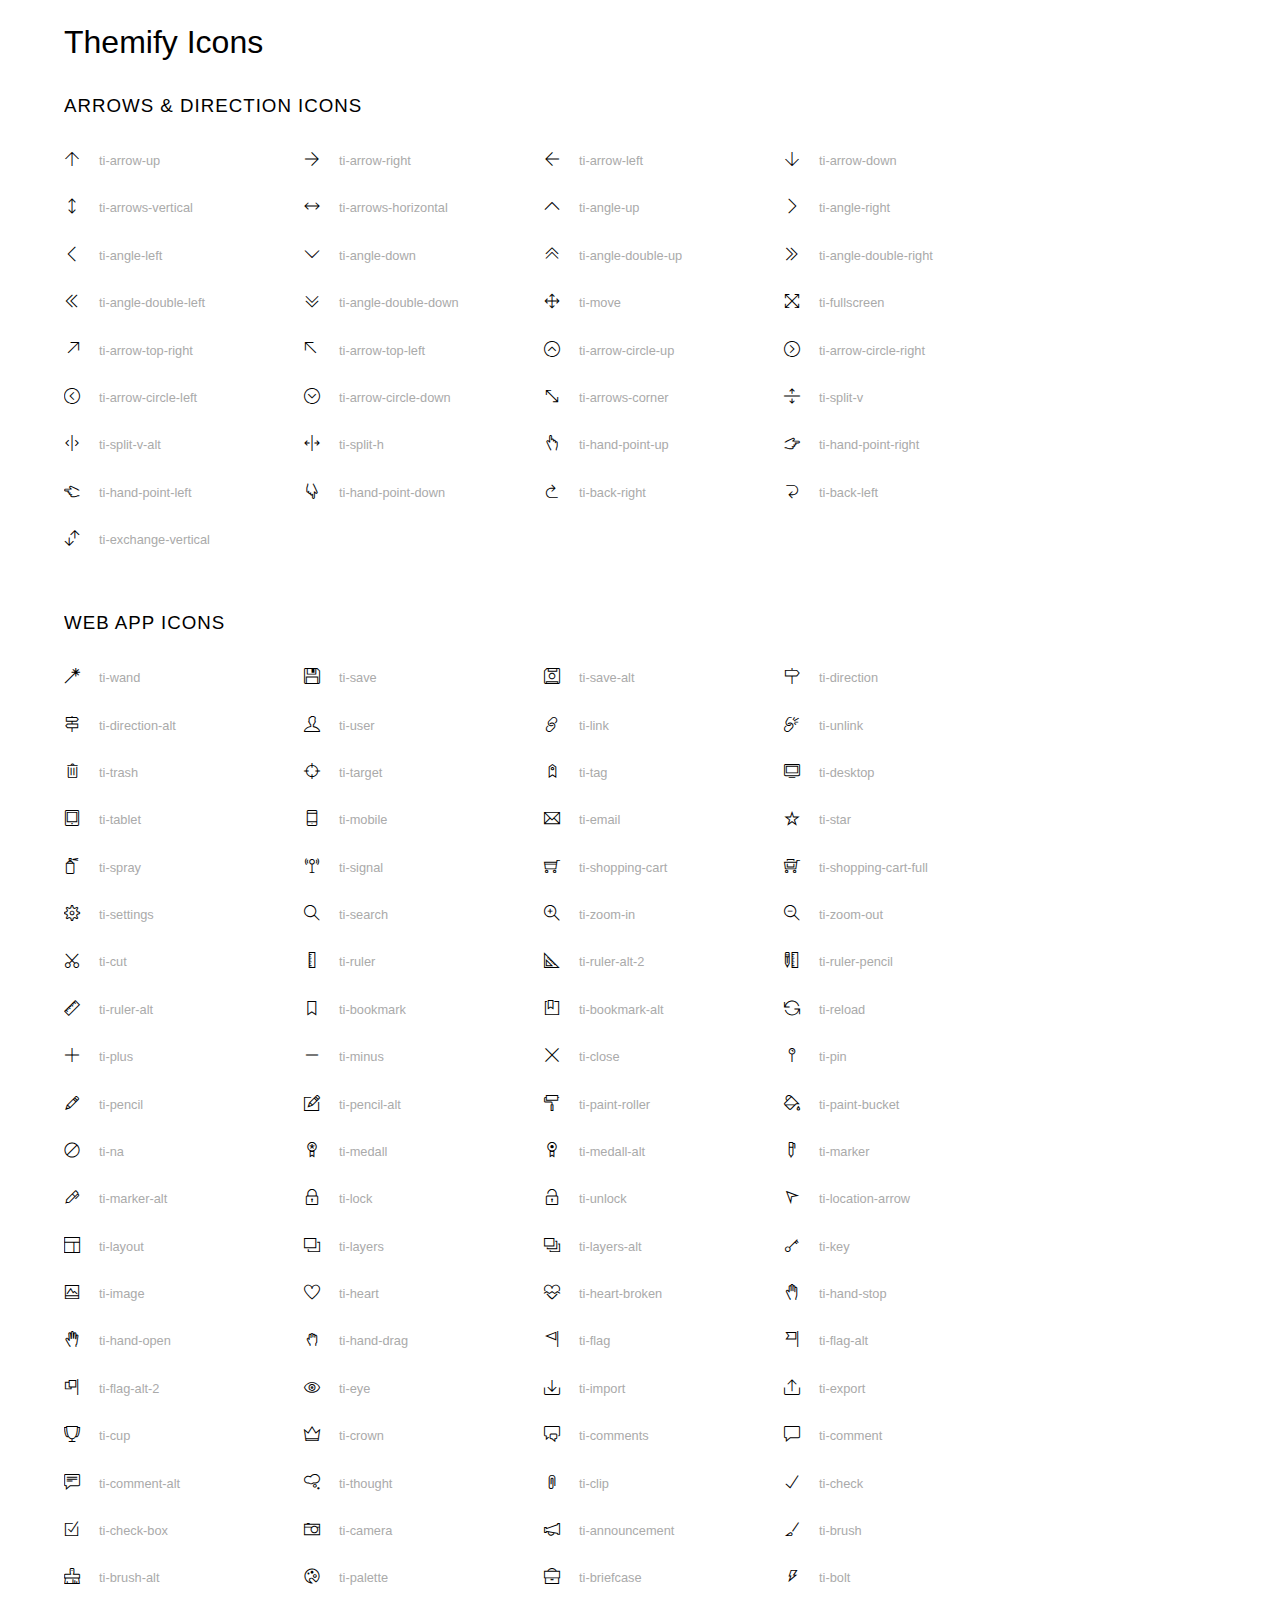
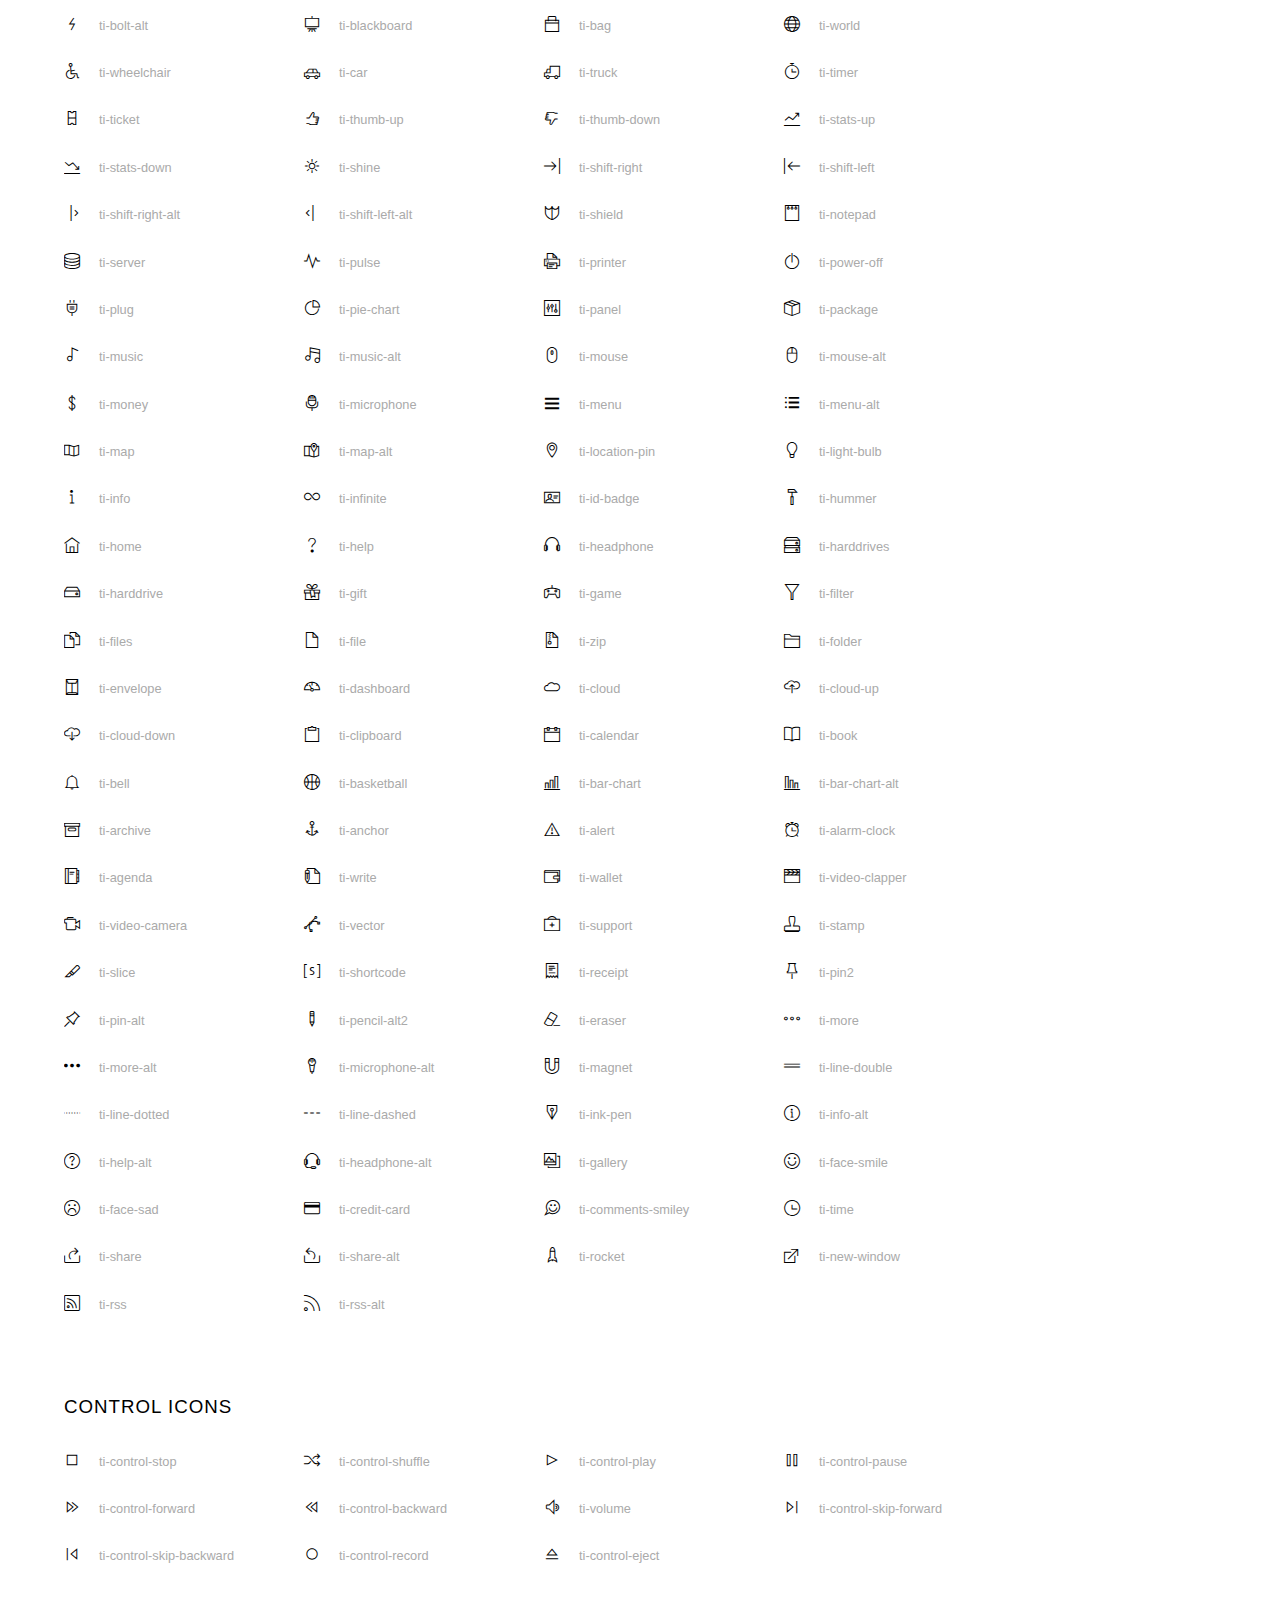
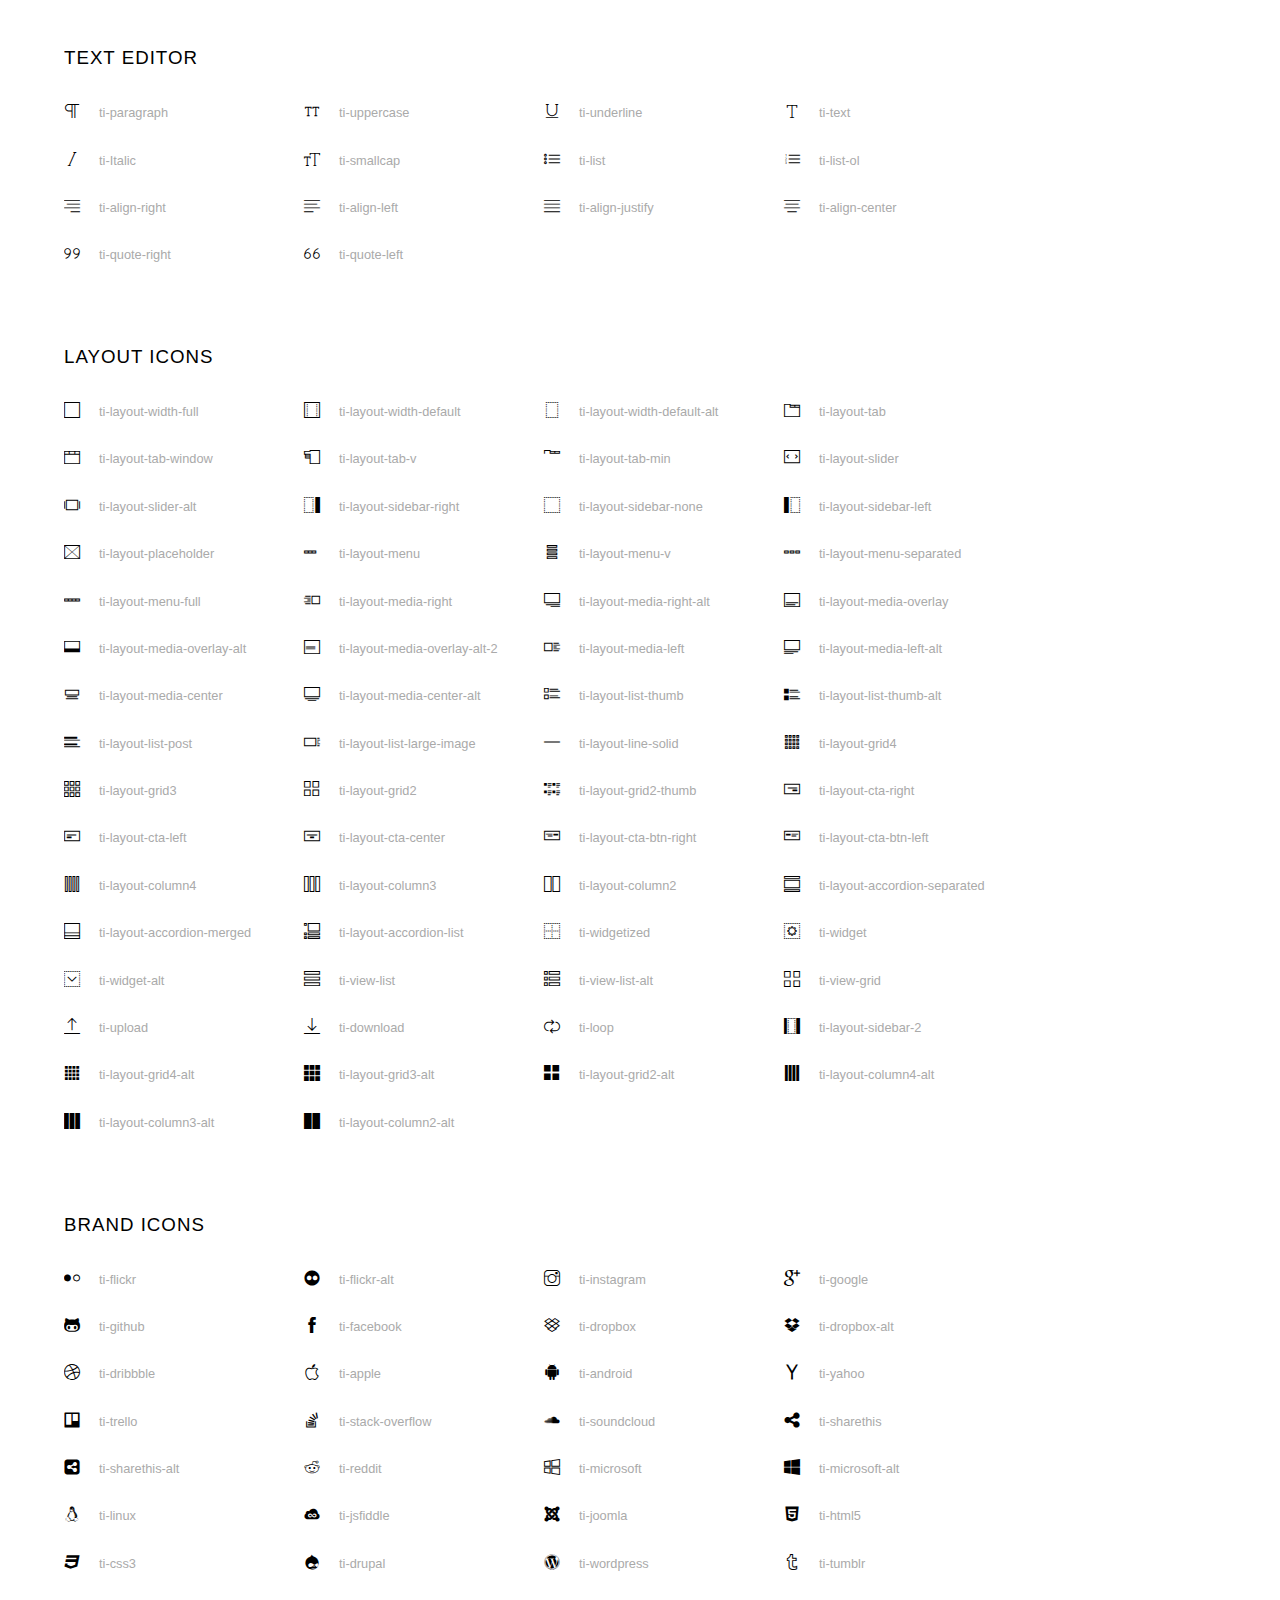
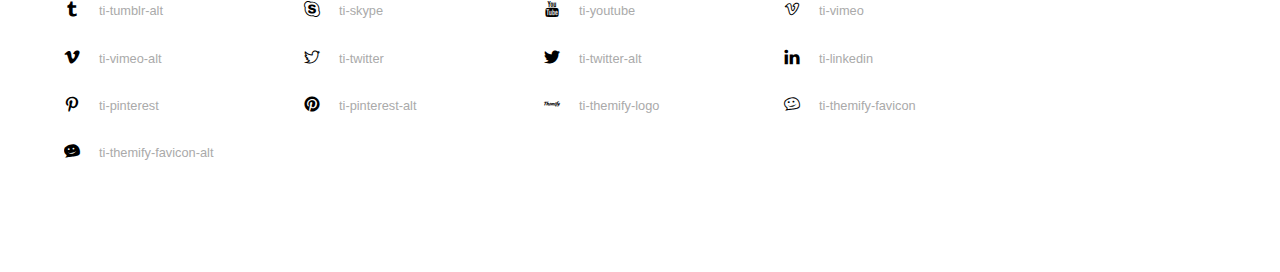
<file: assets/font/themify-icons/index.html>
<!doctype html>
<html>
<head>
	<meta charset="utf-8">
	<title>Themify Icon Font</title>
	<meta name="viewport" content="width=device-width">
	<link rel="stylesheet" href="demo-files/demo.css">
	<link rel="stylesheet" href="themify-icons.css">
	<!--[if lt IE 8]><!-->
	<link rel="stylesheet" href="ie7/ie7.css">
	<!--<![endif]-->
</head>
<body>
	<h1>Themify Icons</h1>

	<div class="icon-section">

		<div class="icon-section">
			<h3>Arrows &amp; Direction Icons </h3>

			<div class="icon-container">
				<span class="ti-arrow-up"></span><span class="icon-name"> ti-arrow-up</span>
			</div>
			<div class="icon-container">
				<span class="ti-arrow-right"></span><span class="icon-name"> ti-arrow-right</span>
			</div>
			<div class="icon-container">
				<span class="ti-arrow-left"></span><span class="icon-name"> ti-arrow-left</span>
			</div>
			<div class="icon-container">
				<span class="ti-arrow-down"></span><span class="icon-name"> ti-arrow-down</span>
			</div>
			<div class="icon-container">
				<span class="ti-arrows-vertical"></span><span class="icon-name"> ti-arrows-vertical</span>
			</div>
			<div class="icon-container">
				<span class="ti-arrows-horizontal"></span><span class="icon-name"> ti-arrows-horizontal</span>
			</div>
			<div class="icon-container">
				<span class="ti-angle-up"></span><span class="icon-name"> ti-angle-up</span>
			</div>
			<div class="icon-container">
				<span class="ti-angle-right"></span><span class="icon-name"> ti-angle-right</span>
			</div>
			<div class="icon-container">
				<span class="ti-angle-left"></span><span class="icon-name"> ti-angle-left</span>
			</div>
			<div class="icon-container">
				<span class="ti-angle-down"></span><span class="icon-name"> ti-angle-down</span>
			</div>	
			<div class="icon-container">
				<span class="ti-angle-double-up"></span><span class="icon-name"> ti-angle-double-up</span>
			</div>
			<div class="icon-container">
				<span class="ti-angle-double-right"></span><span class="icon-name"> ti-angle-double-right</span>
			</div>
			<div class="icon-container">
				<span class="ti-angle-double-left"></span><span class="icon-name"> ti-angle-double-left</span>
			</div>
			<div class="icon-container">
				<span class="ti-angle-double-down"></span><span class="icon-name"> ti-angle-double-down</span>
			</div>					
			<div class="icon-container">
				<span class="ti-move"></span><span class="icon-name"> ti-move</span>
			</div>
			<div class="icon-container">
				<span class="ti-fullscreen"></span><span class="icon-name"> ti-fullscreen</span>
			</div>
			<div class="icon-container">
				<span class="ti-arrow-top-right"></span><span class="icon-name"> ti-arrow-top-right</span>
			</div>
			<div class="icon-container">
				<span class="ti-arrow-top-left"></span><span class="icon-name"> ti-arrow-top-left</span>
			</div>
			<div class="icon-container">
				<span class="ti-arrow-circle-up"></span><span class="icon-name"> ti-arrow-circle-up</span>
			</div>
			<div class="icon-container">
				<span class="ti-arrow-circle-right"></span><span class="icon-name"> ti-arrow-circle-right</span>
			</div>
			<div class="icon-container">
				<span class="ti-arrow-circle-left"></span><span class="icon-name"> ti-arrow-circle-left</span>
			</div>
			<div class="icon-container">
				<span class="ti-arrow-circle-down"></span><span class="icon-name"> ti-arrow-circle-down</span>
			</div>
			<div class="icon-container">
				<span class="ti-arrows-corner"></span><span class="icon-name"> ti-arrows-corner</span>
			</div>
			<div class="icon-container">
				<span class="ti-split-v"></span><span class="icon-name"> ti-split-v</span>
			</div>

			<div class="icon-container">
				<span class="ti-split-v-alt"></span><span class="icon-name"> ti-split-v-alt</span>
			</div>
			<div class="icon-container">
				<span class="ti-split-h"></span><span class="icon-name"> ti-split-h</span>
			</div>
			<div class="icon-container">
				<span class="ti-hand-point-up"></span><span class="icon-name"> ti-hand-point-up</span>
			</div>
			<div class="icon-container">
				<span class="ti-hand-point-right"></span><span class="icon-name"> ti-hand-point-right</span>
			</div>
			<div class="icon-container">
				<span class="ti-hand-point-left"></span><span class="icon-name"> ti-hand-point-left</span>
			</div>
			<div class="icon-container">
				<span class="ti-hand-point-down"></span><span class="icon-name"> ti-hand-point-down</span>
			</div>
			<div class="icon-container">
				<span class="ti-back-right"></span><span class="icon-name"> ti-back-right</span>
			</div>
			<div class="icon-container">
				<span class="ti-back-left"></span><span class="icon-name"> ti-back-left</span>
			</div>
			<div class="icon-container">
				<span class="ti-exchange-vertical"></span><span class="icon-name"> ti-exchange-vertical</span>
			</div>

		</div> <!-- Arrows Icons -->



		<h3>Web App Icons</h3>
		
		<div class="icon-section">

			<div class="icon-container">
				<span class="ti-wand"></span><span class="icon-name"> ti-wand</span>
			</div>
			<div class="icon-container">
				<span class="ti-save"></span><span class="icon-name"> ti-save</span>
			</div>
			<div class="icon-container">
				<span class="ti-save-alt"></span><span class="icon-name"> ti-save-alt</span>
			</div>

			<div class="icon-container">
				<span class="ti-direction"></span><span class="icon-name"> ti-direction</span>
			</div>
			<div class="icon-container">
				<span class="ti-direction-alt"></span><span class="icon-name"> ti-direction-alt</span>
			</div>
			<div class="icon-container">
				<span class="ti-user"></span><span class="icon-name"> ti-user</span>
			</div>
			<div class="icon-container">
				<span class="ti-link"></span><span class="icon-name"> ti-link</span>
			</div>
			<div class="icon-container">
				<span class="ti-unlink"></span><span class="icon-name"> ti-unlink</span>
			</div>
			<div class="icon-container">
				<span class="ti-trash"></span><span class="icon-name"> ti-trash</span>
			</div>
			<div class="icon-container">
				<span class="ti-target"></span><span class="icon-name"> ti-target</span>
			</div>
			<div class="icon-container">
				<span class="ti-tag"></span><span class="icon-name"> ti-tag</span>
			</div>
			<div class="icon-container">
				<span class="ti-desktop"></span><span class="icon-name"> ti-desktop</span>
			</div>
			<div class="icon-container">
				<span class="ti-tablet"></span><span class="icon-name"> ti-tablet</span>
			</div>
			<div class="icon-container">
				<span class="ti-mobile"></span><span class="icon-name"> ti-mobile</span>
			</div>
			<div class="icon-container">
				<span class="ti-email"></span><span class="icon-name"> ti-email</span>
			</div>	
			<div class="icon-container">
				<span class="ti-star"></span><span class="icon-name"> ti-star</span>
			</div>
			<div class="icon-container">
				<span class="ti-spray"></span><span class="icon-name"> ti-spray</span>
			</div>
			<div class="icon-container">
				<span class="ti-signal"></span><span class="icon-name"> ti-signal</span>
			</div>
			<div class="icon-container">
				<span class="ti-shopping-cart"></span><span class="icon-name"> ti-shopping-cart</span>
			</div>
			<div class="icon-container">
				<span class="ti-shopping-cart-full"></span><span class="icon-name"> ti-shopping-cart-full</span>
			</div>
			<div class="icon-container">
				<span class="ti-settings"></span><span class="icon-name"> ti-settings</span>
			</div>
			<div class="icon-container">
				<span class="ti-search"></span><span class="icon-name"> ti-search</span>
			</div>
			<div class="icon-container">
				<span class="ti-zoom-in"></span><span class="icon-name"> ti-zoom-in</span>
			</div>
			<div class="icon-container">
				<span class="ti-zoom-out"></span><span class="icon-name"> ti-zoom-out</span>
			</div>
			<div class="icon-container">
				<span class="ti-cut"></span><span class="icon-name"> ti-cut</span>
			</div>
			<div class="icon-container">
				<span class="ti-ruler"></span><span class="icon-name"> ti-ruler</span>
			</div>
			<div class="icon-container">
				<span class="ti-ruler-alt-2"></span><span class="icon-name"> ti-ruler-alt-2</span>
			</div>			
			<div class="icon-container">
				<span class="ti-ruler-pencil"></span><span class="icon-name"> ti-ruler-pencil</span>
			</div>
			<div class="icon-container">
				<span class="ti-ruler-alt"></span><span class="icon-name"> ti-ruler-alt</span>
			</div>
			<div class="icon-container">
				<span class="ti-bookmark"></span><span class="icon-name"> ti-bookmark</span>
			</div>
			<div class="icon-container">
				<span class="ti-bookmark-alt"></span><span class="icon-name"> ti-bookmark-alt</span>
			</div>
			<div class="icon-container">
				<span class="ti-reload"></span><span class="icon-name"> ti-reload</span>
			</div>
			<div class="icon-container">
				<span class="ti-plus"></span><span class="icon-name"> ti-plus</span>
			</div>
			<div class="icon-container">
				<span class="ti-minus"></span><span class="icon-name"> ti-minus</span>
			</div>
			<div class="icon-container">
				<span class="ti-close"></span><span class="icon-name"> ti-close</span>
			</div>			
			<div class="icon-container">
				<span class="ti-pin"></span><span class="icon-name"> ti-pin</span>
			</div>
			<div class="icon-container">
				<span class="ti-pencil"></span><span class="icon-name"> ti-pencil</span>
			</div>
					
		  	<div class="icon-container">
				<span class="ti-pencil-alt"></span><span class="icon-name"> ti-pencil-alt</span>
			</div>
			<div class="icon-container">
				<span class="ti-paint-roller"></span><span class="icon-name"> ti-paint-roller</span>
			</div>
			<div class="icon-container">
				<span class="ti-paint-bucket"></span><span class="icon-name"> ti-paint-bucket</span>
			</div>
			<div class="icon-container">
				<span class="ti-na"></span><span class="icon-name"> ti-na</span>
			</div>
			<div class="icon-container">
				<span class="ti-medall"></span><span class="icon-name"> ti-medall</span>
			</div>
			<div class="icon-container">
				<span class="ti-medall-alt"></span><span class="icon-name"> ti-medall-alt</span>
			</div>
			<div class="icon-container">
				<span class="ti-marker"></span><span class="icon-name"> ti-marker</span>
			</div>
			<div class="icon-container">
				<span class="ti-marker-alt"></span><span class="icon-name"> ti-marker-alt</span>
			</div>

			<div class="icon-container">
				<span class="ti-lock"></span><span class="icon-name"> ti-lock</span>
			</div>
			<div class="icon-container">
				<span class="ti-unlock"></span><span class="icon-name"> ti-unlock</span>
			</div>
			<div class="icon-container">
				<span class="ti-location-arrow"></span><span class="icon-name"> ti-location-arrow</span>
			</div>
			<div class="icon-container">
				<span class="ti-layout"></span><span class="icon-name"> ti-layout</span>
			</div>
			<div class="icon-container">
				<span class="ti-layers"></span><span class="icon-name"> ti-layers</span>
			</div>
			<div class="icon-container">
				<span class="ti-layers-alt"></span><span class="icon-name"> ti-layers-alt</span>
			</div>
			<div class="icon-container">
				<span class="ti-key"></span><span class="icon-name"> ti-key</span>
			</div>
			<div class="icon-container">
				<span class="ti-image"></span><span class="icon-name"> ti-image</span>
			</div>
			<div class="icon-container">
				<span class="ti-heart"></span><span class="icon-name"> ti-heart</span>
			</div>
			<div class="icon-container">
				<span class="ti-heart-broken"></span><span class="icon-name"> ti-heart-broken</span>
			</div>
			<div class="icon-container">
				<span class="ti-hand-stop"></span><span class="icon-name"> ti-hand-stop</span>
			</div>
			<div class="icon-container">
				<span class="ti-hand-open"></span><span class="icon-name"> ti-hand-open</span>
			</div>
			<div class="icon-container">
				<span class="ti-hand-drag"></span><span class="icon-name"> ti-hand-drag</span>
			</div>
			<div class="icon-container">
				<span class="ti-flag"></span><span class="icon-name"> ti-flag</span>
			</div>
			<div class="icon-container">
				<span class="ti-flag-alt"></span><span class="icon-name"> ti-flag-alt</span>
			</div>
			<div class="icon-container">
				<span class="ti-flag-alt-2"></span><span class="icon-name"> ti-flag-alt-2</span>
			</div>
			<div class="icon-container">
				<span class="ti-eye"></span><span class="icon-name"> ti-eye</span>
			</div>
			<div class="icon-container">
				<span class="ti-import"></span><span class="icon-name"> ti-import</span>
			</div>			
			<div class="icon-container">
				<span class="ti-export"></span><span class="icon-name"> ti-export</span>
			</div>
			<div class="icon-container">
				<span class="ti-cup"></span><span class="icon-name"> ti-cup</span>
			</div>
			<div class="icon-container">
				<span class="ti-crown"></span><span class="icon-name"> ti-crown</span>
			</div>
			<div class="icon-container">
				<span class="ti-comments"></span><span class="icon-name"> ti-comments</span>
			</div>
			<div class="icon-container">
				<span class="ti-comment"></span><span class="icon-name"> ti-comment</span>
			</div>
			<div class="icon-container">
				<span class="ti-comment-alt"></span><span class="icon-name"> ti-comment-alt</span>
			</div>
			<div class="icon-container">
				<span class="ti-thought"></span><span class="icon-name"> ti-thought</span>
			</div>			
			<div class="icon-container">
				<span class="ti-clip"></span><span class="icon-name"> ti-clip</span>
			</div>

			<div class="icon-container">
				<span class="ti-check"></span><span class="icon-name"> ti-check</span>
			</div>
			<div class="icon-container">
				<span class="ti-check-box"></span><span class="icon-name"> ti-check-box</span>
			</div>
			<div class="icon-container">
				<span class="ti-camera"></span><span class="icon-name"> ti-camera</span>
			</div>
			<div class="icon-container">
				<span class="ti-announcement"></span><span class="icon-name"> ti-announcement</span>
			</div>
			<div class="icon-container">
				<span class="ti-brush"></span><span class="icon-name"> ti-brush</span>
			</div>
			<div class="icon-container">
				<span class="ti-brush-alt"></span><span class="icon-name"> ti-brush-alt</span>
			</div>
			<div class="icon-container">
				<span class="ti-palette"></span><span class="icon-name"> ti-palette</span>
			</div>			
			<div class="icon-container">
				<span class="ti-briefcase"></span><span class="icon-name"> ti-briefcase</span>
			</div>
			<div class="icon-container">
				<span class="ti-bolt"></span><span class="icon-name"> ti-bolt</span>
			</div>
			<div class="icon-container">
				<span class="ti-bolt-alt"></span><span class="icon-name"> ti-bolt-alt</span>
			</div>
			<div class="icon-container">
				<span class="ti-blackboard"></span><span class="icon-name"> ti-blackboard</span>
			</div>
			<div class="icon-container">
				<span class="ti-bag"></span><span class="icon-name"> ti-bag</span>
			</div>
			<div class="icon-container">
				<span class="ti-world"></span><span class="icon-name"> ti-world</span>
			</div>
			<div class="icon-container">
				<span class="ti-wheelchair"></span><span class="icon-name"> ti-wheelchair</span>
			</div>
			<div class="icon-container">
				<span class="ti-car"></span><span class="icon-name"> ti-car</span>
			</div>
			<div class="icon-container">
				<span class="ti-truck"></span><span class="icon-name"> ti-truck</span>
			</div>
			<div class="icon-container">
				<span class="ti-timer"></span><span class="icon-name"> ti-timer</span>
			</div>
			<div class="icon-container">
				<span class="ti-ticket"></span><span class="icon-name"> ti-ticket</span>
			</div>
			<div class="icon-container">
				<span class="ti-thumb-up"></span><span class="icon-name"> ti-thumb-up</span>
			</div>
			<div class="icon-container">
				<span class="ti-thumb-down"></span><span class="icon-name"> ti-thumb-down</span>
			</div>

			<div class="icon-container">
				<span class="ti-stats-up"></span><span class="icon-name"> ti-stats-up</span>
			</div>
			<div class="icon-container">
				<span class="ti-stats-down"></span><span class="icon-name"> ti-stats-down</span>
			</div>
			<div class="icon-container">
				<span class="ti-shine"></span><span class="icon-name"> ti-shine</span>
			</div>
			<div class="icon-container">
				<span class="ti-shift-right"></span><span class="icon-name"> ti-shift-right</span>
			</div>
			<div class="icon-container">
				<span class="ti-shift-left"></span><span class="icon-name"> ti-shift-left</span>
			</div>

			<div class="icon-container">
				<span class="ti-shift-right-alt"></span><span class="icon-name"> ti-shift-right-alt</span>
			</div>
			<div class="icon-container">
				<span class="ti-shift-left-alt"></span><span class="icon-name"> ti-shift-left-alt</span>
			</div>
			<div class="icon-container">
				<span class="ti-shield"></span><span class="icon-name"> ti-shield</span>
			</div>
			<div class="icon-container">
				<span class="ti-notepad"></span><span class="icon-name"> ti-notepad</span>
			</div>
			<div class="icon-container">
				<span class="ti-server"></span><span class="icon-name"> ti-server</span>
			</div>

			<div class="icon-container">
				<span class="ti-pulse"></span><span class="icon-name"> ti-pulse</span>
			</div>
			<div class="icon-container">
				<span class="ti-printer"></span><span class="icon-name"> ti-printer</span>
			</div>
			<div class="icon-container">
				<span class="ti-power-off"></span><span class="icon-name"> ti-power-off</span>
			</div>
			<div class="icon-container">
				<span class="ti-plug"></span><span class="icon-name"> ti-plug</span>
			</div>
			<div class="icon-container">
				<span class="ti-pie-chart"></span><span class="icon-name"> ti-pie-chart</span>
			</div>

			<div class="icon-container">
				<span class="ti-panel"></span><span class="icon-name"> ti-panel</span>
			</div>
			<div class="icon-container">
				<span class="ti-package"></span><span class="icon-name"> ti-package</span>
			</div>
			<div class="icon-container">
				<span class="ti-music"></span><span class="icon-name"> ti-music</span>
			</div>
			<div class="icon-container">
				<span class="ti-music-alt"></span><span class="icon-name"> ti-music-alt</span>
			</div>
			<div class="icon-container">
				<span class="ti-mouse"></span><span class="icon-name"> ti-mouse</span>
			</div>
			<div class="icon-container">
				<span class="ti-mouse-alt"></span><span class="icon-name"> ti-mouse-alt</span>
			</div>
			<div class="icon-container">
				<span class="ti-money"></span><span class="icon-name"> ti-money</span>
			</div>
			<div class="icon-container">
				<span class="ti-microphone"></span><span class="icon-name"> ti-microphone</span>
			</div>
			<div class="icon-container">
				<span class="ti-menu"></span><span class="icon-name"> ti-menu</span>
			</div>
			<div class="icon-container">
				<span class="ti-menu-alt"></span><span class="icon-name"> ti-menu-alt</span>
			</div>
			<div class="icon-container">
				<span class="ti-map"></span><span class="icon-name"> ti-map</span>
			</div>
			<div class="icon-container">
				<span class="ti-map-alt"></span><span class="icon-name"> ti-map-alt</span>
			</div>

			<div class="icon-container">
				<span class="ti-location-pin"></span><span class="icon-name"> ti-location-pin</span>
			</div>

			<div class="icon-container">
				<span class="ti-light-bulb"></span><span class="icon-name"> ti-light-bulb</span>
			</div>
			<div class="icon-container">
				<span class="ti-info"></span><span class="icon-name"> ti-info</span>
			</div>
			<div class="icon-container">
				<span class="ti-infinite"></span><span class="icon-name"> ti-infinite</span>
			</div>
			<div class="icon-container">
				<span class="ti-id-badge"></span><span class="icon-name"> ti-id-badge</span>
			</div>
			<div class="icon-container">
				<span class="ti-hummer"></span><span class="icon-name"> ti-hummer</span>
			</div>
			<div class="icon-container">
				<span class="ti-home"></span><span class="icon-name"> ti-home</span>
			</div>
			<div class="icon-container">
				<span class="ti-help"></span><span class="icon-name"> ti-help</span>
			</div>
			<div class="icon-container">
				<span class="ti-headphone"></span><span class="icon-name"> ti-headphone</span>
			</div>
			<div class="icon-container">
				<span class="ti-harddrives"></span><span class="icon-name"> ti-harddrives</span>
			</div>
			<div class="icon-container">
				<span class="ti-harddrive"></span><span class="icon-name"> ti-harddrive</span>
			</div>
			<div class="icon-container">
				<span class="ti-gift"></span><span class="icon-name"> ti-gift</span>
			</div>
			<div class="icon-container">
				<span class="ti-game"></span><span class="icon-name"> ti-game</span>
			</div>
			<div class="icon-container">
				<span class="ti-filter"></span><span class="icon-name"> ti-filter</span>
			</div>
			<div class="icon-container">
				<span class="ti-files"></span><span class="icon-name"> ti-files</span>
			</div>
			<div class="icon-container">
				<span class="ti-file"></span><span class="icon-name"> ti-file</span>
			</div>
			<div class="icon-container">
				<span class="ti-zip"></span><span class="icon-name"> ti-zip</span>
			</div>
			<div class="icon-container">
				<span class="ti-folder"></span><span class="icon-name"> ti-folder</span>
			</div>			
			<div class="icon-container">
				<span class="ti-envelope"></span><span class="icon-name"> ti-envelope</span>
			</div>


			<div class="icon-container">
				<span class="ti-dashboard"></span><span class="icon-name"> ti-dashboard</span>
			</div>
			<div class="icon-container">
				<span class="ti-cloud"></span><span class="icon-name"> ti-cloud</span>
			</div>
			<div class="icon-container">
				<span class="ti-cloud-up"></span><span class="icon-name"> ti-cloud-up</span>
			</div>
			<div class="icon-container">
				<span class="ti-cloud-down"></span><span class="icon-name"> ti-cloud-down</span>
			</div>
			<div class="icon-container">
				<span class="ti-clipboard"></span><span class="icon-name"> ti-clipboard</span>
			</div>
			<div class="icon-container">
				<span class="ti-calendar"></span><span class="icon-name"> ti-calendar</span>
			</div>
			<div class="icon-container">
				<span class="ti-book"></span><span class="icon-name"> ti-book</span>
			</div>
			<div class="icon-container">
				<span class="ti-bell"></span><span class="icon-name"> ti-bell</span>
			</div>
			<div class="icon-container">
				<span class="ti-basketball"></span><span class="icon-name"> ti-basketball</span>
			</div>
			<div class="icon-container">
				<span class="ti-bar-chart"></span><span class="icon-name"> ti-bar-chart</span>
			</div>
			<div class="icon-container">
				<span class="ti-bar-chart-alt"></span><span class="icon-name"> ti-bar-chart-alt</span>
			</div>


			<div class="icon-container">
				<span class="ti-archive"></span><span class="icon-name"> ti-archive</span>
			</div>
			<div class="icon-container">
				<span class="ti-anchor"></span><span class="icon-name"> ti-anchor</span>
			</div>

			<div class="icon-container">
				<span class="ti-alert"></span><span class="icon-name"> ti-alert</span>
			</div>
			<div class="icon-container">
				<span class="ti-alarm-clock"></span><span class="icon-name"> ti-alarm-clock</span>
			</div>
			<div class="icon-container">
				<span class="ti-agenda"></span><span class="icon-name"> ti-agenda</span>
			</div>
			<div class="icon-container">
				<span class="ti-write"></span><span class="icon-name"> ti-write</span>
			</div>

			<div class="icon-container">
				<span class="ti-wallet"></span><span class="icon-name"> ti-wallet</span>
			</div>
			<div class="icon-container">
				<span class="ti-video-clapper"></span><span class="icon-name"> ti-video-clapper</span>
			</div>
			<div class="icon-container">
				<span class="ti-video-camera"></span><span class="icon-name"> ti-video-camera</span>
			</div>
			<div class="icon-container">
				<span class="ti-vector"></span><span class="icon-name"> ti-vector</span>
			</div>

			<div class="icon-container">
				<span class="ti-support"></span><span class="icon-name"> ti-support</span>
			</div>
			<div class="icon-container">
				<span class="ti-stamp"></span><span class="icon-name"> ti-stamp</span>
			</div>
			<div class="icon-container">
				<span class="ti-slice"></span><span class="icon-name"> ti-slice</span>
			</div>
			<div class="icon-container">
				<span class="ti-shortcode"></span><span class="icon-name"> ti-shortcode</span>
			</div>
			<div class="icon-container">
				<span class="ti-receipt"></span><span class="icon-name"> ti-receipt</span>
			</div>
			<div class="icon-container">
				<span class="ti-pin2"></span><span class="icon-name"> ti-pin2</span>
			</div>
			<div class="icon-container">
				<span class="ti-pin-alt"></span><span class="icon-name"> ti-pin-alt</span>
			</div>
			<div class="icon-container">
				<span class="ti-pencil-alt2"></span><span class="icon-name"> ti-pencil-alt2</span>
			</div>
			<div class="icon-container">
				<span class="ti-eraser"></span><span class="icon-name"> ti-eraser</span>
			</div>			
			<div class="icon-container">
				<span class="ti-more"></span><span class="icon-name"> ti-more</span>
			</div>
			<div class="icon-container">
				<span class="ti-more-alt"></span><span class="icon-name"> ti-more-alt</span>
			</div>
			<div class="icon-container">
				<span class="ti-microphone-alt"></span><span class="icon-name"> ti-microphone-alt</span>
			</div>
			<div class="icon-container">
				<span class="ti-magnet"></span><span class="icon-name"> ti-magnet</span>
			</div>
			<div class="icon-container">
				<span class="ti-line-double"></span><span class="icon-name"> ti-line-double</span>
			</div>
			<div class="icon-container">
				<span class="ti-line-dotted"></span><span class="icon-name"> ti-line-dotted</span>
			</div>
			<div class="icon-container">
				<span class="ti-line-dashed"></span><span class="icon-name"> ti-line-dashed</span>
			</div>

			<div class="icon-container">
				<span class="ti-ink-pen"></span><span class="icon-name"> ti-ink-pen</span>
			</div>
			<div class="icon-container">
				<span class="ti-info-alt"></span><span class="icon-name"> ti-info-alt</span>
			</div>
			<div class="icon-container">
				<span class="ti-help-alt"></span><span class="icon-name"> ti-help-alt</span>
			</div>
			<div class="icon-container">
				<span class="ti-headphone-alt"></span><span class="icon-name"> ti-headphone-alt</span>
			</div>

			<div class="icon-container">
				<span class="ti-gallery"></span><span class="icon-name"> ti-gallery</span>
			</div>
			<div class="icon-container">
				<span class="ti-face-smile"></span><span class="icon-name"> ti-face-smile</span>
			</div>
			<div class="icon-container">
				<span class="ti-face-sad"></span><span class="icon-name"> ti-face-sad</span>
			</div>
			<div class="icon-container">
				<span class="ti-credit-card"></span><span class="icon-name"> ti-credit-card</span>
			</div>
			<div class="icon-container">
				<span class="ti-comments-smiley"></span><span class="icon-name"> ti-comments-smiley</span>
			</div>
			<div class="icon-container">
				<span class="ti-time"></span><span class="icon-name"> ti-time</span>
			</div>
			<div class="icon-container">
				<span class="ti-share"></span><span class="icon-name"> ti-share</span>
			</div>
			<div class="icon-container">
				<span class="ti-share-alt"></span><span class="icon-name"> ti-share-alt</span>
			</div>
			<div class="icon-container">
				<span class="ti-rocket"></span><span class="icon-name"> ti-rocket</span>
			</div>

			<div class="icon-container">
				<span class="ti-new-window"></span><span class="icon-name"> ti-new-window</span>
			</div>

			<div class="icon-container">
				<span class="ti-rss"></span><span class="icon-name"> ti-rss</span>
			</div>

			<div class="icon-container">
				<span class="ti-rss-alt"></span><span class="icon-name"> ti-rss-alt</span>
			</div>
			
		</div><!-- Web App Icons -->


		<div class="icon-section">
			<h3>Control Icons</h3>
			<div class="icon-container">
				<span class="ti-control-stop"></span><span class="icon-name"> ti-control-stop</span>
			</div>
			<div class="icon-container">
				<span class="ti-control-shuffle"></span><span class="icon-name"> ti-control-shuffle</span>
			</div>
			<div class="icon-container">
				<span class="ti-control-play"></span><span class="icon-name"> ti-control-play</span>
			</div>
			<div class="icon-container">
				<span class="ti-control-pause"></span><span class="icon-name"> ti-control-pause</span>
			</div>
			<div class="icon-container">
				<span class="ti-control-forward"></span><span class="icon-name"> ti-control-forward</span>
			</div>
			<div class="icon-container">
				<span class="ti-control-backward"></span><span class="icon-name"> ti-control-backward</span>
			</div>	
			<div class="icon-container">
				<span class="ti-volume"></span><span class="icon-name"> ti-volume</span>
			</div>
			<div class="icon-container">
				<span class="ti-control-skip-forward"></span><span class="icon-name"> ti-control-skip-forward</span>
			</div>
			<div class="icon-container">
				<span class="ti-control-skip-backward"></span><span class="icon-name"> ti-control-skip-backward</span>
			</div>
			<div class="icon-container">
				<span class="ti-control-record"></span><span class="icon-name"> ti-control-record</span>
			</div>
			<div class="icon-container">
				<span class="ti-control-eject"></span><span class="icon-name"> ti-control-eject</span>
			</div>			
		</div> <!-- Control Icons -->


		<div class="icon-section">
			<h3>Text Editor</h3>

			<div class="icon-container">
				<span class="ti-paragraph"></span><span class="icon-name"> ti-paragraph</span>
			</div>
			<div class="icon-container">
				<span class="ti-uppercase"></span><span class="icon-name"> ti-uppercase</span>
			</div>

			<div class="icon-container">
				<span class="ti-underline"></span><span class="icon-name"> ti-underline</span>
			</div>
			<div class="icon-container">
				<span class="ti-text"></span><span class="icon-name"> ti-text</span>
			</div>
			<div class="icon-container">
				<span class="ti-Italic"></span><span class="icon-name"> ti-Italic</span>
			</div>
			<div class="icon-container">
				<span class="ti-smallcap"></span><span class="icon-name"> ti-smallcap</span>
			</div>
			<div class="icon-container">
				<span class="ti-list"></span><span class="icon-name"> ti-list</span>
			</div>
			<div class="icon-container">
				<span class="ti-list-ol"></span><span class="icon-name"> ti-list-ol</span>
			</div>
			<div class="icon-container">
				<span class="ti-align-right"></span><span class="icon-name"> ti-align-right</span>
			</div>
			<div class="icon-container">
				<span class="ti-align-left"></span><span class="icon-name"> ti-align-left</span>
			</div>
			<div class="icon-container">
				<span class="ti-align-justify"></span><span class="icon-name"> ti-align-justify</span>
			</div>
			<div class="icon-container">
				<span class="ti-align-center"></span><span class="icon-name"> ti-align-center</span>
			</div>
			<div class="icon-container">
				<span class="ti-quote-right"></span><span class="icon-name"> ti-quote-right</span>
			</div>
			<div class="icon-container">
				<span class="ti-quote-left"></span><span class="icon-name"> ti-quote-left</span>
			</div>

		</div> <!-- Text Editor -->



		<div class="icon-section">
			<h3>Layout Icons</h3>
			<div class="icon-container">
				<span class="ti-layout-width-full"></span><span class="icon-name"> ti-layout-width-full</span>
			</div>
			<div class="icon-container">
				<span class="ti-layout-width-default"></span><span class="icon-name"> ti-layout-width-default</span>
			</div>
			<div class="icon-container">
				<span class="ti-layout-width-default-alt"></span><span class="icon-name"> ti-layout-width-default-alt</span>
			</div>
			<div class="icon-container">
				<span class="ti-layout-tab"></span><span class="icon-name"> ti-layout-tab</span>
			</div>
			<div class="icon-container">
				<span class="ti-layout-tab-window"></span><span class="icon-name"> ti-layout-tab-window</span>
			</div>
			<div class="icon-container">
				<span class="ti-layout-tab-v"></span><span class="icon-name"> ti-layout-tab-v</span>
			</div>
			<div class="icon-container">
				<span class="ti-layout-tab-min"></span><span class="icon-name"> ti-layout-tab-min</span>
			</div>
			<div class="icon-container">
				<span class="ti-layout-slider"></span><span class="icon-name"> ti-layout-slider</span>
			</div>
			<div class="icon-container">
				<span class="ti-layout-slider-alt"></span><span class="icon-name"> ti-layout-slider-alt</span>
			</div>
			<div class="icon-container">
				<span class="ti-layout-sidebar-right"></span><span class="icon-name"> ti-layout-sidebar-right</span>
			</div>
			<div class="icon-container">
				<span class="ti-layout-sidebar-none"></span><span class="icon-name"> ti-layout-sidebar-none</span>
			</div>
			<div class="icon-container">
				<span class="ti-layout-sidebar-left"></span><span class="icon-name"> ti-layout-sidebar-left</span>
			</div>
			<div class="icon-container">
				<span class="ti-layout-placeholder"></span><span class="icon-name"> ti-layout-placeholder</span>
			</div>
			<div class="icon-container">
				<span class="ti-layout-menu"></span><span class="icon-name"> ti-layout-menu</span>
			</div>
			<div class="icon-container">
				<span class="ti-layout-menu-v"></span><span class="icon-name"> ti-layout-menu-v</span>
			</div>
			<div class="icon-container">
				<span class="ti-layout-menu-separated"></span><span class="icon-name"> ti-layout-menu-separated</span>
			</div>
			<div class="icon-container">
				<span class="ti-layout-menu-full"></span><span class="icon-name"> ti-layout-menu-full</span>
			</div>
			<div class="icon-container">
				<span class="ti-layout-media-right"></span><span class="icon-name"> ti-layout-media-right</span>
			</div>
			<div class="icon-container">
				<span class="ti-layout-media-right-alt"></span><span class="icon-name"> ti-layout-media-right-alt</span>
			</div>
			<div class="icon-container">
				<span class="ti-layout-media-overlay"></span><span class="icon-name"> ti-layout-media-overlay</span>
			</div>
			<div class="icon-container">
				<span class="ti-layout-media-overlay-alt"></span><span class="icon-name"> ti-layout-media-overlay-alt</span>
			</div>
			<div class="icon-container">
				<span class="ti-layout-media-overlay-alt-2"></span><span class="icon-name"> ti-layout-media-overlay-alt-2</span>
			</div>
			<div class="icon-container">
				<span class="ti-layout-media-left"></span><span class="icon-name"> ti-layout-media-left</span>
			</div>
			<div class="icon-container">
				<span class="ti-layout-media-left-alt"></span><span class="icon-name"> ti-layout-media-left-alt</span>
			</div>
			<div class="icon-container">
				<span class="ti-layout-media-center"></span><span class="icon-name"> ti-layout-media-center</span>
			</div>
			<div class="icon-container">
				<span class="ti-layout-media-center-alt"></span><span class="icon-name"> ti-layout-media-center-alt</span>
			</div>
			<div class="icon-container">
				<span class="ti-layout-list-thumb"></span><span class="icon-name"> ti-layout-list-thumb</span>
			</div>
			<div class="icon-container">
				<span class="ti-layout-list-thumb-alt"></span><span class="icon-name"> ti-layout-list-thumb-alt</span>
			</div>
			<div class="icon-container">
				<span class="ti-layout-list-post"></span><span class="icon-name"> ti-layout-list-post</span>
			</div>
			<div class="icon-container">
				<span class="ti-layout-list-large-image"></span><span class="icon-name"> ti-layout-list-large-image</span>
			</div>
			<div class="icon-container">
				<span class="ti-layout-line-solid"></span><span class="icon-name"> ti-layout-line-solid</span>
			</div>
			<div class="icon-container">
				<span class="ti-layout-grid4"></span><span class="icon-name"> ti-layout-grid4</span>
			</div>
			<div class="icon-container">
				<span class="ti-layout-grid3"></span><span class="icon-name"> ti-layout-grid3</span>
			</div>
			<div class="icon-container">
				<span class="ti-layout-grid2"></span><span class="icon-name"> ti-layout-grid2</span>
			</div>
			<div class="icon-container">
				<span class="ti-layout-grid2-thumb"></span><span class="icon-name"> ti-layout-grid2-thumb</span>
			</div>
			<div class="icon-container">
				<span class="ti-layout-cta-right"></span><span class="icon-name"> ti-layout-cta-right</span>
			</div>
			<div class="icon-container">
				<span class="ti-layout-cta-left"></span><span class="icon-name"> ti-layout-cta-left</span>
			</div>
			<div class="icon-container">
				<span class="ti-layout-cta-center"></span><span class="icon-name"> ti-layout-cta-center</span>
			</div>
			<div class="icon-container">
				<span class="ti-layout-cta-btn-right"></span><span class="icon-name"> ti-layout-cta-btn-right</span>
			</div>
			<div class="icon-container">
				<span class="ti-layout-cta-btn-left"></span><span class="icon-name"> ti-layout-cta-btn-left</span>
			</div>
			<div class="icon-container">
				<span class="ti-layout-column4"></span><span class="icon-name"> ti-layout-column4</span>
			</div>
			<div class="icon-container">
				<span class="ti-layout-column3"></span><span class="icon-name"> ti-layout-column3</span>
			</div>
			<div class="icon-container">
				<span class="ti-layout-column2"></span><span class="icon-name"> ti-layout-column2</span>
			</div>
			<div class="icon-container">
				<span class="ti-layout-accordion-separated"></span><span class="icon-name"> ti-layout-accordion-separated</span>
			</div>
			<div class="icon-container">
				<span class="ti-layout-accordion-merged"></span><span class="icon-name"> ti-layout-accordion-merged</span>
			</div>
			<div class="icon-container">
				<span class="ti-layout-accordion-list"></span><span class="icon-name"> ti-layout-accordion-list</span>
			</div>
			<div class="icon-container">
				<span class="ti-widgetized"></span><span class="icon-name"> ti-widgetized</span>
			</div>
			<div class="icon-container">
				<span class="ti-widget"></span><span class="icon-name"> ti-widget</span>
			</div>
			<div class="icon-container">
				<span class="ti-widget-alt"></span><span class="icon-name"> ti-widget-alt</span>
			</div>
			<div class="icon-container">
				<span class="ti-view-list"></span><span class="icon-name"> ti-view-list</span>
			</div>
			<div class="icon-container">
				<span class="ti-view-list-alt"></span><span class="icon-name"> ti-view-list-alt</span>
			</div>
			<div class="icon-container">
				<span class="ti-view-grid"></span><span class="icon-name"> ti-view-grid</span>
			</div>
			<div class="icon-container">
				<span class="ti-upload"></span><span class="icon-name"> ti-upload</span>
			</div>
			<div class="icon-container">
				<span class="ti-download"></span><span class="icon-name"> ti-download</span>
			</div>	
			<div class="icon-container">
				<span class="ti-loop"></span><span class="icon-name"> ti-loop</span>
			</div>
			<div class="icon-container">
				<span class="ti-layout-sidebar-2"></span><span class="icon-name"> ti-layout-sidebar-2</span>
			</div>
			<div class="icon-container">
				<span class="ti-layout-grid4-alt"></span><span class="icon-name"> ti-layout-grid4-alt</span>
			</div>
			<div class="icon-container">
				<span class="ti-layout-grid3-alt"></span><span class="icon-name"> ti-layout-grid3-alt</span>
			</div>
			<div class="icon-container">
				<span class="ti-layout-grid2-alt"></span><span class="icon-name"> ti-layout-grid2-alt</span>
			</div>
			<div class="icon-container">
				<span class="ti-layout-column4-alt"></span><span class="icon-name"> ti-layout-column4-alt</span>
			</div>
			<div class="icon-container">
				<span class="ti-layout-column3-alt"></span><span class="icon-name"> ti-layout-column3-alt</span>
			</div>
			<div class="icon-container">
				<span class="ti-layout-column2-alt"></span><span class="icon-name"> ti-layout-column2-alt</span>
			</div>		


		</div> <!-- Layout Icons -->


		<div class="icon-section">
			<h3>Brand Icons</h3>

			<div class="icon-container">
				<span class="ti-flickr"></span><span class="icon-name"> ti-flickr</span>
			</div>
			<div class="icon-container">
				<span class="ti-flickr-alt"></span><span class="icon-name"> ti-flickr-alt</span>
			</div>			
			<div class="icon-container">
				<span class="ti-instagram"></span><span class="icon-name"> ti-instagram</span>
			</div>
			<div class="icon-container">
				<span class="ti-google"></span><span class="icon-name"> ti-google</span>
			</div>
			<div class="icon-container">
				<span class="ti-github"></span><span class="icon-name"> ti-github</span>
			</div>

			<div class="icon-container">
				<span class="ti-facebook"></span><span class="icon-name"> ti-facebook</span>
			</div>
			<div class="icon-container">
				<span class="ti-dropbox"></span><span class="icon-name"> ti-dropbox</span>
			</div>
			<div class="icon-container">
				<span class="ti-dropbox-alt"></span><span class="icon-name"> ti-dropbox-alt</span>
			</div>
			<div class="icon-container">
				<span class="ti-dribbble"></span><span class="icon-name"> ti-dribbble</span>
			</div>
			<div class="icon-container">
				<span class="ti-apple"></span><span class="icon-name"> ti-apple</span>
			</div>
			<div class="icon-container">
				<span class="ti-android"></span><span class="icon-name"> ti-android</span>
			</div>
			<div class="icon-container">
				<span class="ti-yahoo"></span><span class="icon-name"> ti-yahoo</span>
			</div>
			<div class="icon-container">
				<span class="ti-trello"></span><span class="icon-name"> ti-trello</span>
			</div>
			<div class="icon-container">
				<span class="ti-stack-overflow"></span><span class="icon-name"> ti-stack-overflow</span>
			</div>
			<div class="icon-container">
				<span class="ti-soundcloud"></span><span class="icon-name"> ti-soundcloud</span>
			</div>
			<div class="icon-container">
				<span class="ti-sharethis"></span><span class="icon-name"> ti-sharethis</span>
			</div>
			<div class="icon-container">
				<span class="ti-sharethis-alt"></span><span class="icon-name"> ti-sharethis-alt</span>
			</div>
			<div class="icon-container">
				<span class="ti-reddit"></span><span class="icon-name"> ti-reddit</span>
			</div>

			<div class="icon-container">
				<span class="ti-microsoft"></span><span class="icon-name"> ti-microsoft</span>
			</div>
			<div class="icon-container">
				<span class="ti-microsoft-alt"></span><span class="icon-name"> ti-microsoft-alt</span>
			</div>
			<div class="icon-container">
				<span class="ti-linux"></span><span class="icon-name"> ti-linux</span>
			</div>
			<div class="icon-container">
				<span class="ti-jsfiddle"></span><span class="icon-name"> ti-jsfiddle</span>
			</div>
			<div class="icon-container">
				<span class="ti-joomla"></span><span class="icon-name"> ti-joomla</span>
			</div>
			<div class="icon-container">
				<span class="ti-html5"></span><span class="icon-name"> ti-html5</span>
			</div>
			<div class="icon-container">
				<span class="ti-css3"></span><span class="icon-name"> ti-css3</span>
			</div>	
			<div class="icon-container">
				<span class="ti-drupal"></span><span class="icon-name"> ti-drupal</span>
			</div>
			<div class="icon-container">
				<span class="ti-wordpress"></span><span class="icon-name"> ti-wordpress</span>
			</div>		
			<div class="icon-container">
				<span class="ti-tumblr"></span><span class="icon-name"> ti-tumblr</span>
			</div>
			<div class="icon-container">
				<span class="ti-tumblr-alt"></span><span class="icon-name"> ti-tumblr-alt</span>
			</div>
			<div class="icon-container">
				<span class="ti-skype"></span><span class="icon-name"> ti-skype</span>
			</div>
			<div class="icon-container">
				<span class="ti-youtube"></span><span class="icon-name"> ti-youtube</span>
			</div>
			<div class="icon-container">
				<span class="ti-vimeo"></span><span class="icon-name"> ti-vimeo</span>
			</div>
			<div class="icon-container">
				<span class="ti-vimeo-alt"></span><span class="icon-name"> ti-vimeo-alt</span>
			</div>			
			<div class="icon-container">
				<span class="ti-twitter"></span><span class="icon-name"> ti-twitter</span>
			</div>
			<div class="icon-container">
				<span class="ti-twitter-alt"></span><span class="icon-name"> ti-twitter-alt</span>
			</div>
			<div class="icon-container">
				<span class="ti-linkedin"></span><span class="icon-name"> ti-linkedin</span>
			</div>
			<div class="icon-container">
				<span class="ti-pinterest"></span><span class="icon-name"> ti-pinterest</span>
			</div>

			<div class="icon-container">
				<span class="ti-pinterest-alt"></span><span class="icon-name"> ti-pinterest-alt</span>
			</div>
			<div class="icon-container">
				<span class="ti-themify-logo"></span><span class="icon-name"> ti-themify-logo</span>
			</div>
			<div class="icon-container">
				<span class="ti-themify-favicon"></span><span class="icon-name"> ti-themify-favicon</span>
			</div>
			<div class="icon-container">
				<span class="ti-themify-favicon-alt"></span><span class="icon-name"> ti-themify-favicon-alt</span>
			</div>

		</div> <!-- brand Icons -->

	</div>

</body>
</html>
</file>
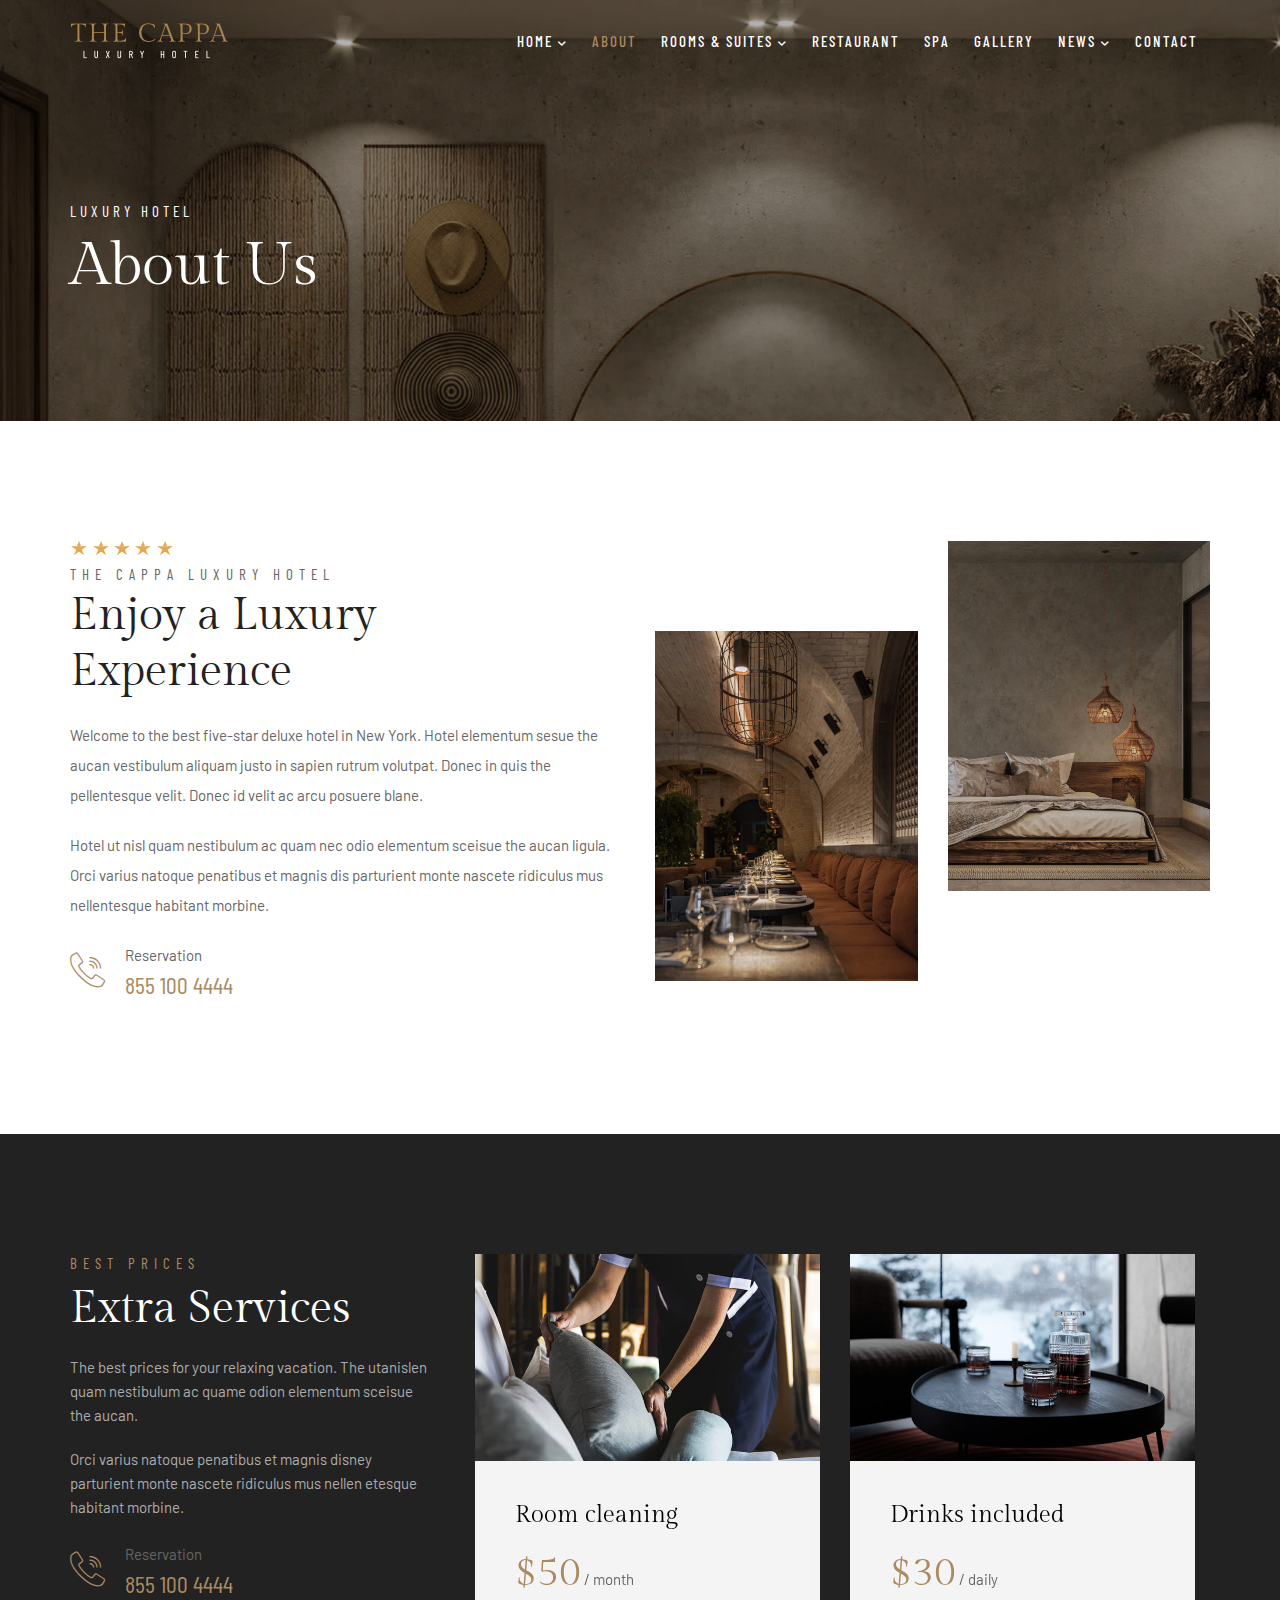
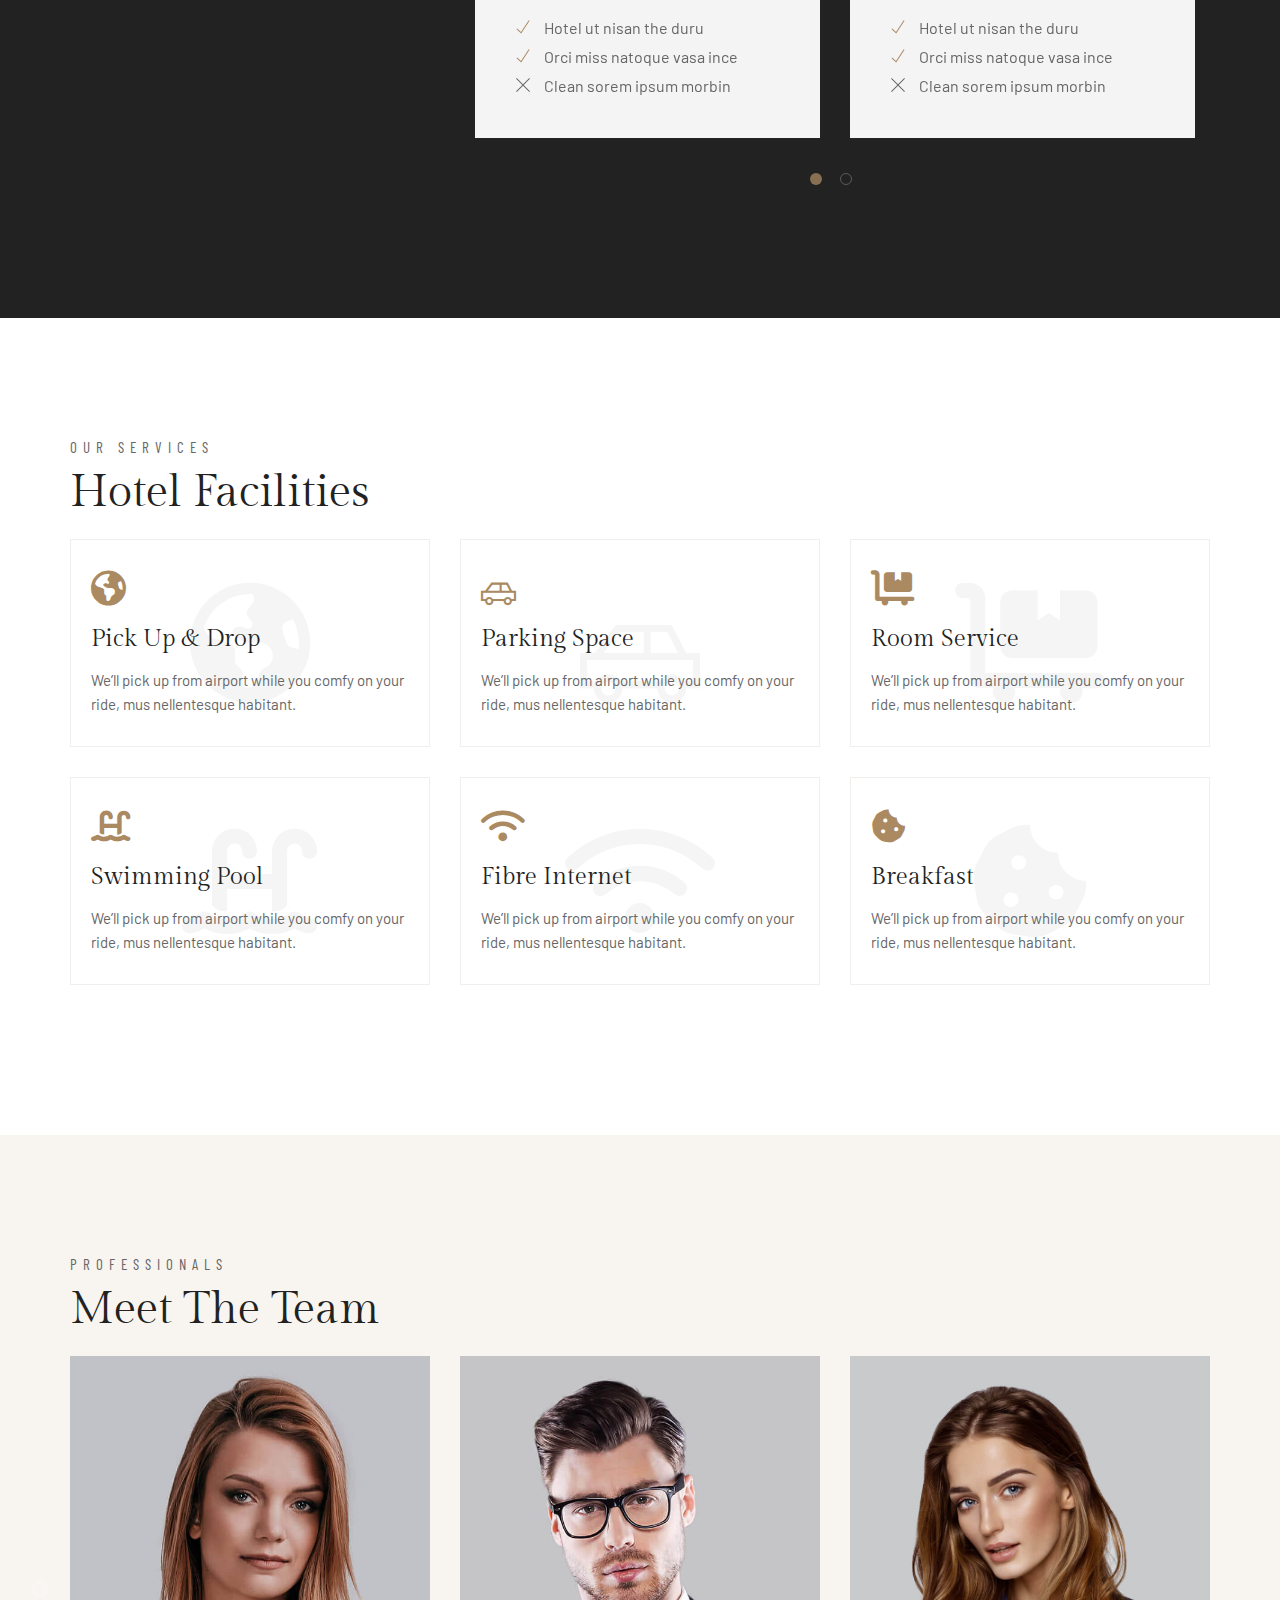
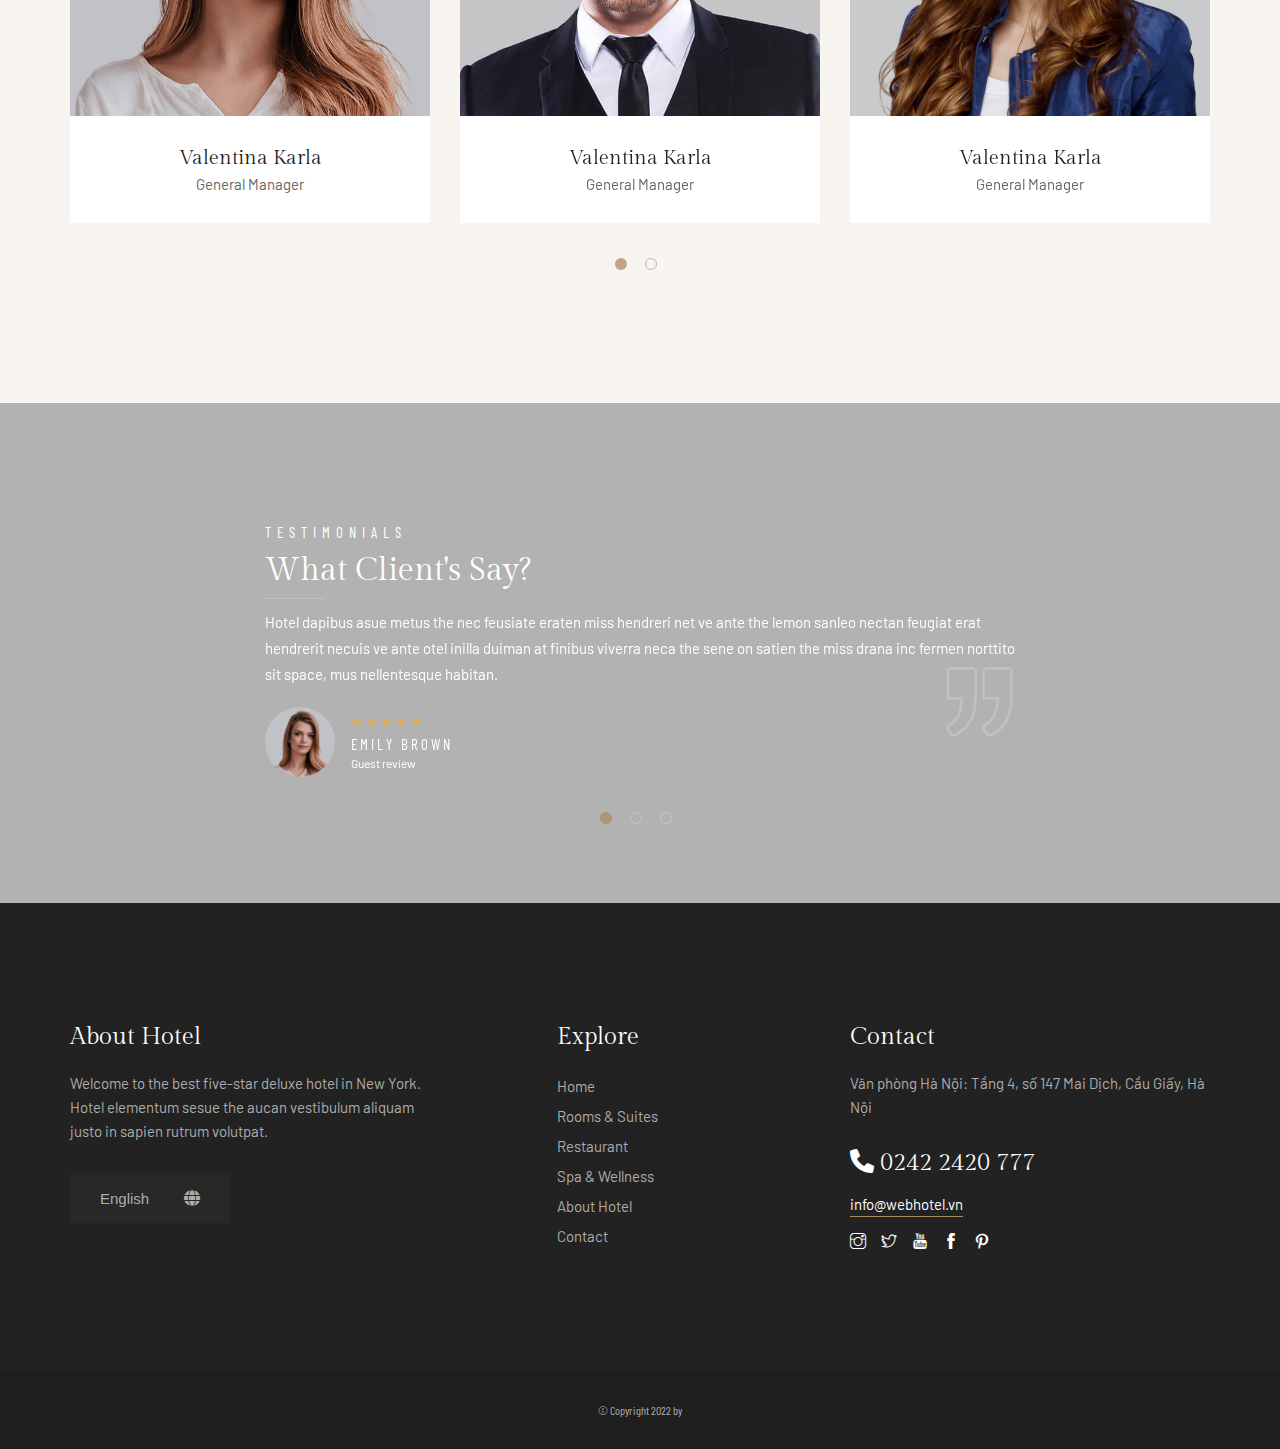
<file: assets/detail_page/about/about.html>
<!DOCTYPE html>
<html lang="en">
<head>
    <meta charset="UTF-8">
    <meta http-equiv="X-UA-Compatible" content="IE=edge">
    <meta name="viewport" content="width=device-width, initial-scale=1.0">
    <title>Document</title>
    <link rel="preconnect" href="https://fonts.googleapis.com">
    <link rel="preconnect" href="https://fonts.gstatic.com" crossorigin>
    <link href="https://fonts.googleapis.com/css2?family=Barlow:ital,wght@0,100;0,200;0,300;0,400;0,500;0,600;0,700;0,800;0,900;1,100;1,200;1,300;1,400;1,500;1,600;1,800;1,900&display=swap" rel="stylesheet">
    <link href="https://fonts.googleapis.com/css2?family=Barlow+Condensed:ital,wght@0,100;0,200;0,300;0,400;0,500;0,600;0,700;0,800;0,900;1,100;1,200;1,300;1,400;1,500;1,600;1,700;1,800;1,900&display=swap" rel="stylesheet">
    <link rel="preconnect" href="https://fonts.googleapis.com">
    <link rel="preconnect" href="https://fonts.gstatic.com" crossorigin>
    <link href="https://fonts.googleapis.com/css2?family=Gilda+Display&display=swap" rel="stylesheet">
    <link rel="stylesheet" href="../../../assets/font/fontawesome-free-6.1.1-web/css/all.css">
    <link rel="stylesheet" href="../../../assets/font/themify-icons/themify-icons.css">
    <link rel="stylesheet" href="../../../assets/slick/slick-1.8.1/slick/slick.css">
    <link rel="stylesheet" href="../../../assets/slick/slick-1.8.1/slick/slick-theme.css">
    <link rel="stylesheet" href="../../../assets/css/grid.css">
    <link rel="stylesheet" href="../../../assets/css/base.css">
    <link rel="stylesheet" href="./css/about.css">
</head>
<body>
    <div id="about">
        <!-- header -->
        <div class="header" style="background-image: url(../../../assets/img/header3.jpg)">
            <div class="grid wide header__nav-warp">
                <div class="header__nav">
                    <div class="grid wide header__nav-flex">
                        <div class="grid wide header__nav-flex mobile-tablet">
                            <a href="../../../index.html" class="header__nav-logo-link">
                                <img src="../../../assets/img/logo (1).png" alt="" class="header__nav-logo">
                            </a>
                            <ul class="header__nav-items">
                                <li class="header__nav-item">
                                    <a href="../../../index.html" class="header__nav-item-link">
                                        home
                                        <i class="fa-solid fa-angle-down"></i>
                                    </a>
                                    <!-- <ul class="header__nav-items-children">
                                        <li class="header__nav-item-children border-bottom">
                                            <a href="" class="header__nav-item-link-children active">Home Layout 1</a>
                                        </li>
                                        <li class="header__nav-item-children border-bottom">
                                            <a href="" class="header__nav-item-link-children">Home Layout 2</a>
                                        </li>
                                        <li class="header__nav-item-children border-bottom">
                                            <a href="" class="header__nav-item-link-children">Home Layout 3</a>
                                        </li>
                                        <li class="header__nav-item-children">
                                            <a href="" class="header__nav-item-link-children">Home Layout 4</a>
                                        </li>
                                    </ul> -->
                                </li>
                                <li class="header__nav-item">
                                    <a href="#" class="header__nav-item-link active">About</a>
                                </li>
                                <li class="header__nav-item">
                                    <a href="../../detail_page/rooms/room_1/room_1.html" class="header__nav-item-link">
                                        Rooms & Suites
                                        <i class="fa-solid fa-angle-down"></i>
                                    </a>
                                    <ul class="header__nav-items-children">
                                        <li class="header__nav-item-children border-bottom">
                                            <a href="../rooms/room_1/room_1.html" class="header__nav-item-link-children">Rooms 1</a>
                                        </li>
                                        <li class="header__nav-item-children border-bottom">
                                            <a href="../rooms/room_2/room_2.html" class="header__nav-item-link-children">Rooms 2</a>
                                        </li>
                                        <li class="header__nav-item-children border-bottom">
                                            <a href="../rooms/room_3/room_3.html" class="header__nav-item-link-children">Rooms 3</a>
                                        </li>
                                        <li class="header__nav-item-children">
                                            <a href="../rooms/room_detail/room_detail.html" class="header__nav-item-link-children">Room Details</a>
                                        </li>
                                    </ul>
                                </li>
                                <li class="header__nav-item">
                                    <a href="../restaurant/restaurant.html" class="header__nav-item-link">Restaurant</a>
                                </li>
                                <li class="header__nav-item">
                                    <a href="../spa/spa.html" class="header__nav-item-link">Spa</a>
                                </li>
                                <li class="header__nav-item">
                                    <a href="../gallery/gallery.html" class="header__nav-item-link">Gallery</a>
                                </li>
                                <li class="header__nav-item">
                                    <a href="../news/news_1/news_1.html" class="header__nav-item-link">
                                        News
                                        <i class="fa-solid fa-angle-down"></i>
                                    </a>
                                    <ul class="header__nav-items-children">
                                        <li class="header__nav-item-children border-bottom">
                                            <a href="../news/news_1/news_1.html" class="header__nav-item-link-children">News 1</a>
                                        </li>
                                        <li class="header__nav-item-children border-bottom">
                                            <a href="../news/news_2/news_2.html" class="header__nav-item-link-children">News 2</a>
                                        </li>
                                        <li class="header__nav-item-children">
                                            <a href="../news/single_post/single_post.html" class="header__nav-item-link-children">Single Post</a>
                                        </li>
                                    </ul>
                                </li>
                                <li class="header__nav-item">
                                    <a href="../contact/contact.html" class="header__nav-item-link">Contact</a>
                                </li>
                            </ul>
                        </div>
                        <div class="header__nav-btn">
                            <i class="ti-menu"></i>
                        </div>
                    </div>
                </div>
                <div class="header__title">
                    <h2>Luxury Hotel</h2>
                    <h1>About Us</h1>
                </div>
            </div>
        </div>
        <!-- container -->
        <div class="container">
            <div class="container__experience">
                <div class="grid wide">
                    <div class="row">
                        <div class="col l-6 m-6 c-12">
                            <div class="container__experience-warp">
                                <div class="header__container-star">
                                    <i class="star-rating"></i>
                                    <i class="star-rating"></i>
                                    <i class="star-rating"></i>
                                    <i class="star-rating"></i>
                                    <i class="star-rating"></i>
                                </div>
                                <h5>The Cappa Luxury Hotel</h5>
                                <h2>Enjoy a Luxury Experience</h2>
                                <p>Welcome to the best five-star deluxe hotel in New York. Hotel elementum sesue the aucan vestibulum aliquam justo in sapien rutrum volutpat. Donec in quis the pellentesque velit. Donec id velit ac arcu posuere blane.</p>
                                <p>Hotel ut nisl quam nestibulum ac quam nec odio elementum sceisue the aucan ligula. Orci varius natoque penatibus et magnis dis parturient monte nascete ridiculus mus nellentesque habitant morbine.</p>
                                <div class="container__contact-info-phone">
                                    <span class="flaticon-call"></span>
                                    <div class="container__contact-info-phone-wrap">
                                        <p>Reservation</p>
                                        <a href="">855 100 4444</a>
                                    </div>
                                </div>
                            </div>
                        </div>
                        <div class="col l-3 m-3 c-6">
                            <img src="../../../assets/img/8.jpg" alt="" class="container__experience-img mt-90 mb-30">
                        </div>
                        <div class="col l-3 m-3 c-6">
                            <img src="../../../assets/img/2.jpg" alt="" class="container__experience-img">
                        </div>
                    </div>
                </div>
            </div>
            <div class="container__extra-services">
                <div class="grid wide">
                    <div class="row">
                        <div class="col l-4 m-4 c-12">
                            <div class="container__extra-services-text">
                                <h5>Best Prices</h5>
                                <h2>Extra Services</h2>
                                <p>The best prices for your relaxing vacation. The utanislen quam nestibulum ac quame odion elementum sceisue the aucan.</p>
                                <p>Orci varius natoque penatibus et magnis disney parturient monte nascete ridiculus mus nellen etesque habitant morbine.</p>
                                <div class="container__contact-info-phone">
                                    <span class="flaticon-call"></span>
                                    <div class="container__contact-info-phone-wrap">
                                        <p>Reservation</p>
                                        <a href="">855 100 4444</a>
                                    </div>
                                </div>
                            </div>
                        </div>
                        <div class="col l-8 m-8 c-12 mb-30">
                            <div class="services-items">
                                <div class="col l-6 m-12 c-12">
                                    <div class="container__extra-services-item">
                                        <div class="container__extra-services-img" style="background-image: url(../../../assets/img/1\ \(1\).jpg);"></div>
                                        <div class="container__extra-services-item-warp">
                                            <h3>Room cleaning</h3>
                                            <div class="container__extra-services-price">
                                                <p>$50</p>
                                                <span>/ month</span>
                                            </div>
                                            <p>
                                                <i class="ti-check active"></i>
                                                Hotel ut nisan the duru
                                            </p>
                                            <p>
                                                <i class="ti-check active"></i>
                                                Orci miss natoque vasa ince
                                            </p>
                                            <p>
                                                <i class="ti-close"></i>
                                                Clean sorem ipsum morbin
                                            </p>
                                        </div>
                                    </div>
                                </div>
                                <div class="col l-6 m-12 c-12">
                                    <div class="container__extra-services-item">
                                        <div class="container__extra-services-img" style="background-image: url(../../../assets/img/2\ \(1\).jpg);"></div>
                                        <div class="container__extra-services-item-warp">
                                            <h3>Drinks included</h3>
                                            <div class="container__extra-services-price">
                                                <p>$30</p>
                                                <span>/ daily</span>
                                            </div>
                                            <p>
                                                <i class="ti-check active"></i>
                                                Hotel ut nisan the duru
                                            </p>
                                            <p>
                                                <i class="ti-check active"></i>
                                                Orci miss natoque vasa ince
                                            </p>
                                            <p>
                                                <i class="ti-close"></i>
                                                Clean sorem ipsum morbin
                                            </p>
                                        </div>
                                    </div>
                                </div>
                                <div class="col l-6 m-12 c-12">
                                    <div class="container__extra-services-item">
                                        <div class="container__extra-services-img" style="background-image: url(../../../assets/img/3\ \(4\).jpg);"></div>
                                        <div class="container__extra-services-item-warp">
                                            <h3>Room Breakfast</h3>
                                            <div class="container__extra-services-price">
                                                <p>$30</p>
                                                <span>/ daily</span>
                                            </div>
                                            <p>
                                                <i class="ti-check active"></i>
                                                Hotel ut nisan the duru
                                            </p>
                                            <p>
                                                <i class="ti-check active"></i>
                                                Orci miss natoque vasa ince
                                            </p>
                                            <p>
                                                <i class="ti-close"></i>
                                                Clean sorem ipsum morbin
                                            </p>
                                        </div>
                                    </div>
                                </div>
                                <div class="col l-6 m-12 c-12">
                                    <div class="container__extra-services-item">
                                        <div class="container__extra-services-img" style="background-image: url(../../../assets/img/4\ \(2\).jpg);"></div>
                                        <div class="container__extra-services-item-warp">
                                            <h3>Safe & Secure</h3>
                                            <div class="container__extra-services-price">
                                                <p>$15</p>
                                                <span>/ daily</span>
                                            </div>
                                            <p>
                                                <i class="ti-check active"></i>
                                                Hotel ut nisan the duru
                                            </p>
                                            <p>
                                                <i class="ti-check active"></i>
                                                Orci miss natoque vasa ince
                                            </p>
                                            <p>
                                                <i class="ti-close"></i>
                                                Clean sorem ipsum morbin
                                            </p>
                                        </div>
                                    </div>
                                </div>
                            </div>
                        </div>
                    </div>
                </div>
            </div>
            <div class="container__hotel-facilities">
                <div class="grid wide">
                    <h5>Our Services</h5>
                    <h2>Hotel Facilities</h2>
                    <div class="row">
                        <div class="col l-4 m-6 container__hotel-facilities-items">
                            <div class="container__hotel-facilities-item">
                                <i class="fa-solid fa-earth-americas"></i>
                                <h5>Pick Up & Drop</h5>
                                <p>We’ll pick up from airport while you comfy on your ride, mus nellentesque habitant.</p>
                            </div>
                            <div class="container__hotel-facilities-background">
                                <i class="fa-solid fa-earth-americas"></i>
                            </div>
                        </div>
                        <div class="col l-4 m-6 container__hotel-facilities-items">
                            <div class="container__hotel-facilities-item">
                                <i class="ti-car"></i>
                                <h5>Parking Space</h5>
                                <p>We’ll pick up from airport while you comfy on your ride, mus nellentesque habitant.</p>
                            </div>
                            <div class="container__hotel-facilities-background">
                                <i class="ti-car"></i>
                            </div>
                        </div>
                        <div class="col l-4 m-6 container__hotel-facilities-items">
                            <div class="container__hotel-facilities-item">
                                <i class="fa-solid fa-cart-flatbed"></i>
                                <h5>Room Service</h5>
                                <p>We’ll pick up from airport while you comfy on your ride, mus nellentesque habitant.</p>
                            </div>
                            <div class="container__hotel-facilities-background">
                                <i class="fa-solid fa-cart-flatbed"></i>
                            </div>
                        </div>
                        <div class="col l-4 m-6 container__hotel-facilities-items">
                            <div class="container__hotel-facilities-item">
                                <i class="fa-solid fa-water-ladder"></i>
                                <h5>Swimming Pool</h5>
                                <p>We’ll pick up from airport while you comfy on your ride, mus nellentesque habitant.</p>
                            </div>
                            <div class="container__hotel-facilities-background">
                                <i class="fa-solid fa-water-ladder"></i>
                            </div>
                        </div>
                        <div class="col l-4 m-6 container__hotel-facilities-items">
                            <div class="container__hotel-facilities-item">
                                <i class="fa-solid fa-wifi"></i>
                                <h5>Fibre Internet</h5>
                                <p>We’ll pick up from airport while you comfy on your ride, mus nellentesque habitant.</p>
                            </div>
                            <div class="container__hotel-facilities-background">
                                <i class="fa-solid fa-wifi"></i>
                            </div>
                        </div>
                        <div class="col l-4 m-6 container__hotel-facilities-items">
                            <div class="container__hotel-facilities-item">
                                <i class="fa-solid fa-cookie-bite"></i>
                                <h5>Breakfast</h5>
                                <p>We’ll pick up from airport while you comfy on your ride, mus nellentesque habitant.</p>
                            </div>
                            <div class="container__hotel-facilities-background">
                                <i class="fa-solid fa-cookie-bite"></i>
                            </div>
                        </div>
                    </div>
                </div>
            </div>
            <div class="container__teams">
                <div class="grid wide">
                    <h5>Professionals</h5>
                    <h2>Meet The Team</h2>
                    <div class="row js-container__teams">
                        <div class="col l-4 m-6 c-12 container__teams-wrap-item">
                            <div class="container__teams-img" style="background-image: url(../../img/4\ \(1\).jpg);"></div>
                            <div class="container__teams-wrap">
                                <div class="container__teams-info">
                                    <h6>Valentina Karla</h6>
                                    <p>General Manager</p>
                                </div>
                                <div class="container__teams-contact">
                                    <div class="container__teams-contact-social">
                                        <a href="" class="">
                                            <i class="ti-instagram"></i>
                                        </a>
                                        <a href="">
                                            <i class="ti-twitter"></i>
                                        </a>
                                        <a href="">
                                            <i class="ti-facebook"></i>
                                        </a>
                                        <a href="">
                                            <i class="ti-pinterest"></i>
                                        </a>
                                    </div>
                                    <a href="" class="container__teams-contact-mail">info@webhotel.vn</a>
                                </div>
                            </div>
                        </div>
                        <div class="col l-4 m-6 c-12 container__teams-wrap-item">
                            <div class="container__teams-img" style="background-image: url(../../img/1\ \(5\).jpg);"></div>
                            <div class="container__teams-wrap">
                                <div class="container__teams-info">
                                    <h6>Valentina Karla</h6>
                                    <p>General Manager</p>
                                </div>
                                <div class="container__teams-contact">
                                    <div class="container__teams-contact-social">
                                        <a href="" class="">
                                            <i class="ti-instagram"></i>
                                        </a>
                                        <a href="">
                                            <i class="ti-twitter"></i>
                                        </a>
                                        <a href="">
                                            <i class="ti-facebook"></i>
                                        </a>
                                        <a href="">
                                            <i class="ti-pinterest"></i>
                                        </a>
                                    </div>
                                    <a href="" class="container__teams-contact-mail">info@webhotel.vn</a>
                                </div>
                            </div>
                        </div>
                        <div class="col l-4 m-6 c-12 container__teams-wrap-item">
                            <div class="container__teams-img" style="background-image: url(../../img/5.jpg);"></div>
                            <div class="container__teams-wrap">
                                <div class="container__teams-info">
                                    <h6>Valentina Karla</h6>
                                    <p>General Manager</p>
                                </div>
                                <div class="container__teams-contact">
                                    <div class="container__teams-contact-social">
                                        <a href="" class="">
                                            <i class="ti-instagram"></i>
                                        </a>
                                        <a href="">
                                            <i class="ti-twitter"></i>
                                        </a>
                                        <a href="">
                                            <i class="ti-facebook"></i>
                                        </a>
                                        <a href="">
                                            <i class="ti-pinterest"></i>
                                        </a>
                                    </div>
                                    <a href="" class="container__teams-contact-mail">info@webhotel.vn</a>
                                </div>
                            </div>
                        </div>
                        <div class="col l-4 m-6 c-12 container__teams-wrap-item">
                            <div class="container__teams-img" style="background-image: url(../../img/2\ \(5\).jpg);"></div>
                            <div class="container__teams-wrap">
                                <div class="container__teams-info">
                                    <h6>Valentina Karla</h6>
                                    <p>General Manager</p>
                                </div>
                                <div class="container__teams-contact">
                                    <div class="container__teams-contact-social">
                                        <a href="" class="">
                                            <i class="ti-instagram"></i>
                                        </a>
                                        <a href="">
                                            <i class="ti-twitter"></i>
                                        </a>
                                        <a href="">
                                            <i class="ti-facebook"></i>
                                        </a>
                                        <a href="">
                                            <i class="ti-pinterest"></i>
                                        </a>
                                    </div>
                                    <a href="" class="container__teams-contact-mail">info@webhotel.vn</a>
                                </div>
                            </div>
                        </div>
                        <div class="col l-4 m-6 c-12 container__teams-wrap-item">
                            <div class="container__teams-img" style="background-image: url(../../img/3\ \(5\).jpg);"></div>
                            <div class="container__teams-wrap">
                                <div class="container__teams-info">
                                    <h6>Valentina Karla</h6>
                                    <p>General Manager</p>
                                </div>
                                <div class="container__teams-contact">
                                    <div class="container__teams-contact-social">
                                        <a href="" class="">
                                            <i class="ti-instagram"></i>
                                        </a>
                                        <a href="">
                                            <i class="ti-twitter"></i>
                                        </a>
                                        <a href="">
                                            <i class="ti-facebook"></i>
                                        </a>
                                        <a href="">
                                            <i class="ti-pinterest"></i>
                                        </a>
                                    </div>
                                    <a href="" class="container__teams-contact-mail">info@webhotel.vn</a>
                                </div>
                            </div>
                        </div>
                        <div class="col l-4 m-6 c-12 container__teams-wrap-item">
                            <div class="container__teams-img" style="background-image: url(../../img/6.jpg);"></div>
                            <div class="container__teams-wrap">
                                <div class="container__teams-info">
                                    <h6>Valentina Karla</h6>
                                    <p>General Manager</p>
                                </div>
                                <div class="container__teams-contact">
                                    <div class="container__teams-contact-social">
                                        <a href="" class="">
                                            <i class="ti-instagram"></i>
                                        </a>
                                        <a href="">
                                            <i class="ti-twitter"></i>
                                        </a>
                                        <a href="">
                                            <i class="ti-facebook"></i>
                                        </a>
                                        <a href="">
                                            <i class="ti-pinterest"></i>
                                        </a>
                                    </div>
                                    <a href="" class="container__teams-contact-mail">info@webhotel.vn</a>
                                </div>
                            </div>
                        </div>
                    </div>
                </div>
            </div>
            <div class="container__comment" style="background-image: url(../../../assets/img/2\ \(2\).jpg);">
                <div class="grid wide">
                    <div class="row">
                        <div class="col l-8 l-o-2 c-12">
                            <div class="container__comment-iteams">
                                <h5>Testimonials</h5>
                                <h2>What Client's Say?</h2>
                                <div class="grid">
                                    <div class="row comment-items">
                                        <div class="col c-12">
                                            <p>Hotel dapibus asue metus the nec feusiate eraten miss hendreri net ve ante the lemon sanleo nectan feugiat erat hendrerit necuis ve ante otel inilla duiman at finibus viverra neca the sene on satien the miss drana inc fermen norttito sit space, mus nellentesque habitan.</p>
                                            <div class="container__comment-warp">
                                                <div class="container__comment-info">
                                                    <img src="../../../assets/img/4 (1).jpg" alt="" class="container__comment-info-avt">
                                                    <div class="container__comment-info-text">
                                                        <div class="header__container-star">
                                                            <i class="star-rating"></i>
                                                            <i class="star-rating"></i>
                                                            <i class="star-rating"></i>
                                                            <i class="star-rating"></i>
                                                            <i class="star-rating"></i>
                                                        </div>
                                                        <p>Emily Brown</p>
                                                        <span>Guest review</span>
                                                    </div>
                                                </div>
                                                <img src="../../../assets/img/quot.png" alt="" class="container__comment-quot">
                                            </div>
                                        </div>
                                        <div class="col c-12">
                                            <p>Hotel dapibus asue metus the nec feusiate eraten miss hendreri net ve ante the lemon sanleo nectan feugiat erat hendrerit necuis ve ante otel inilla duiman at finibus viverra neca the sene on satien the miss drana inc fermen norttito sit space, mus nellentesque habitan.</p>
                                            <div class="container__comment-warp">
                                                <div class="container__comment-info">
                                                    <img src="../../../assets/img/1 (5).jpg" alt="" class="container__comment-info-avt">
                                                    <div class="container__comment-info-text">
                                                        <div class="header__container-star">
                                                            <i class="star-rating"></i>
                                                            <i class="star-rating"></i>
                                                            <i class="star-rating"></i>
                                                            <i class="star-rating"></i>
                                                            <i class="star-rating"></i>
                                                        </div>
                                                        <p>Emily Brown</p>
                                                        <span>Guest review</span>
                                                    </div>
                                                </div>
                                                <img src="../../../assets/img/quot.png" alt="" class="container__comment-quot">
                                            </div>
                                        </div>
                                        <div class="col c-12">
                                            <p>Hotel dapibus asue metus the nec feusiate eraten miss hendreri net ve ante the lemon sanleo nectan feugiat erat hendrerit necuis ve ante otel inilla duiman at finibus viverra neca the sene on satien the miss drana inc fermen norttito sit space, mus nellentesque habitan.</p>
                                            <div class="container__comment-warp">
                                                <div class="container__comment-info">
                                                    <img src="../../../assets/img/5.jpg" alt="" class="container__comment-info-avt">
                                                    <div class="container__comment-info-text">
                                                        <div class="header__container-star">
                                                            <i class="star-rating"></i>
                                                            <i class="star-rating"></i>
                                                            <i class="star-rating"></i>
                                                            <i class="star-rating"></i>
                                                            <i class="star-rating"></i>
                                                        </div>
                                                        <p>Emily Brown</p>
                                                        <span>Guest review</span>
                                                    </div>
                                                </div>
                                                <img src="../../../assets/img/quot.png" alt="" class="container__comment-quot">
                                            </div>
                                        </div>
                                    </div>
                                </div>
                            </div>
                        </div>
                    </div>
                </div>
            </div>
        <!-- footer -->
        <div class="footer">
            <div class="footer-top">
                <div class="grid wide">
                    <div class="row">
                        <div class="col l-4 m-4 c-12 mb-mb-30">
                            <h5>About Hotel</h5>
                            <p>Welcome to the best five-star deluxe hotel in New York. Hotel elementum sesue the aucan vestibulum aliquam justo in sapien rutrum volutpat.</p>
                            <div class="footer-top__languague">
                                <select name="" id="">
                                    <option value="1">English</option>
                                    <option value="2">Việt Nam</option>
                                </select>
                                <i class="fa-solid fa-globe"></i>
                            </div>
                        </div>
                        <div class="col l-3 l-o-1 m-3 m-o-1 c-12 mb-mb-30">
                            <h5>Explore</h5>
                            <ul class="footer-top__items">
                                <li class="footer-top__item">
                                    <a href="" class="footer-top__item-link">Home</a>
                                </li>
                                <li class="footer-top__item">
                                    <a href="" class="footer-top__item-link">Rooms & Suites</a>
                                </li>
                                <li class="footer-top__item">
                                    <a href="" class="footer-top__item-link">Restaurant</a>
                                </li>
                                <li class="footer-top__item">
                                    <a href="" class="footer-top__item-link">Spa & Wellness</a>
                                </li>
                                <li class="footer-top__item">
                                    <a href="" class="footer-top__item-link">About Hotel</a>
                                </li>
                                <li class="footer-top__item">
                                    <a href="" class="footer-top__item-link">Contact</a>
                                </li>
                            </ul>
                        </div>
                        <div class="col l-4 m-4 c-12">
                            <h5>Contact</h5>
                            <p class="footer-top__address">Văn phòng Hà Nội: Tầng 4, số 147 Mai Dịch, Cầu Giấy, Hà Nội</p>
                            <a href="" class="footer-top__hotline">
                                <i class="fa-solid fa-phone"></i>
                                0242 2420 777
                            </a>
                            <a href="" class="footer-top__mail">info@webhotel.vn</a>
                            <div class="footer-top__social">
                                <a href="" class="">
                                    <i class="ti-instagram"></i>
                                </a>
                                <a href="">
                                    <i class="ti-twitter"></i>
                                </a>
                                <a href="">
                                    <i class="ti-youtube"></i>
                                </a>
                                <a href="">
                                    <i class="ti-facebook"></i>
                                </a>
                                <a href="">
                                    <i class="ti-pinterest"></i>
                                </a>
                            </div>
                        </div>
                    </div>
                </div>
            </div>
            <div class="footer-bottom">
                <p>© Copyright 2022 by </p>
            </div>
        </div>
    </div>
    <script src="../../../assets/jquery_321/jquery-3.2.1.js"></script>
    <script src="../../../assets/jquery_321/jquery-3.2.1.min.js"></script>
    <script src="../../../assets/slick/slick-1.8.1/slick/slick.js"></script>
    <script src="../../../assets/slick/slick-1.8.1/slick/slick.min.js"></script>
    <script src="./js/about.js"></script>
</body>
</html>
</file>
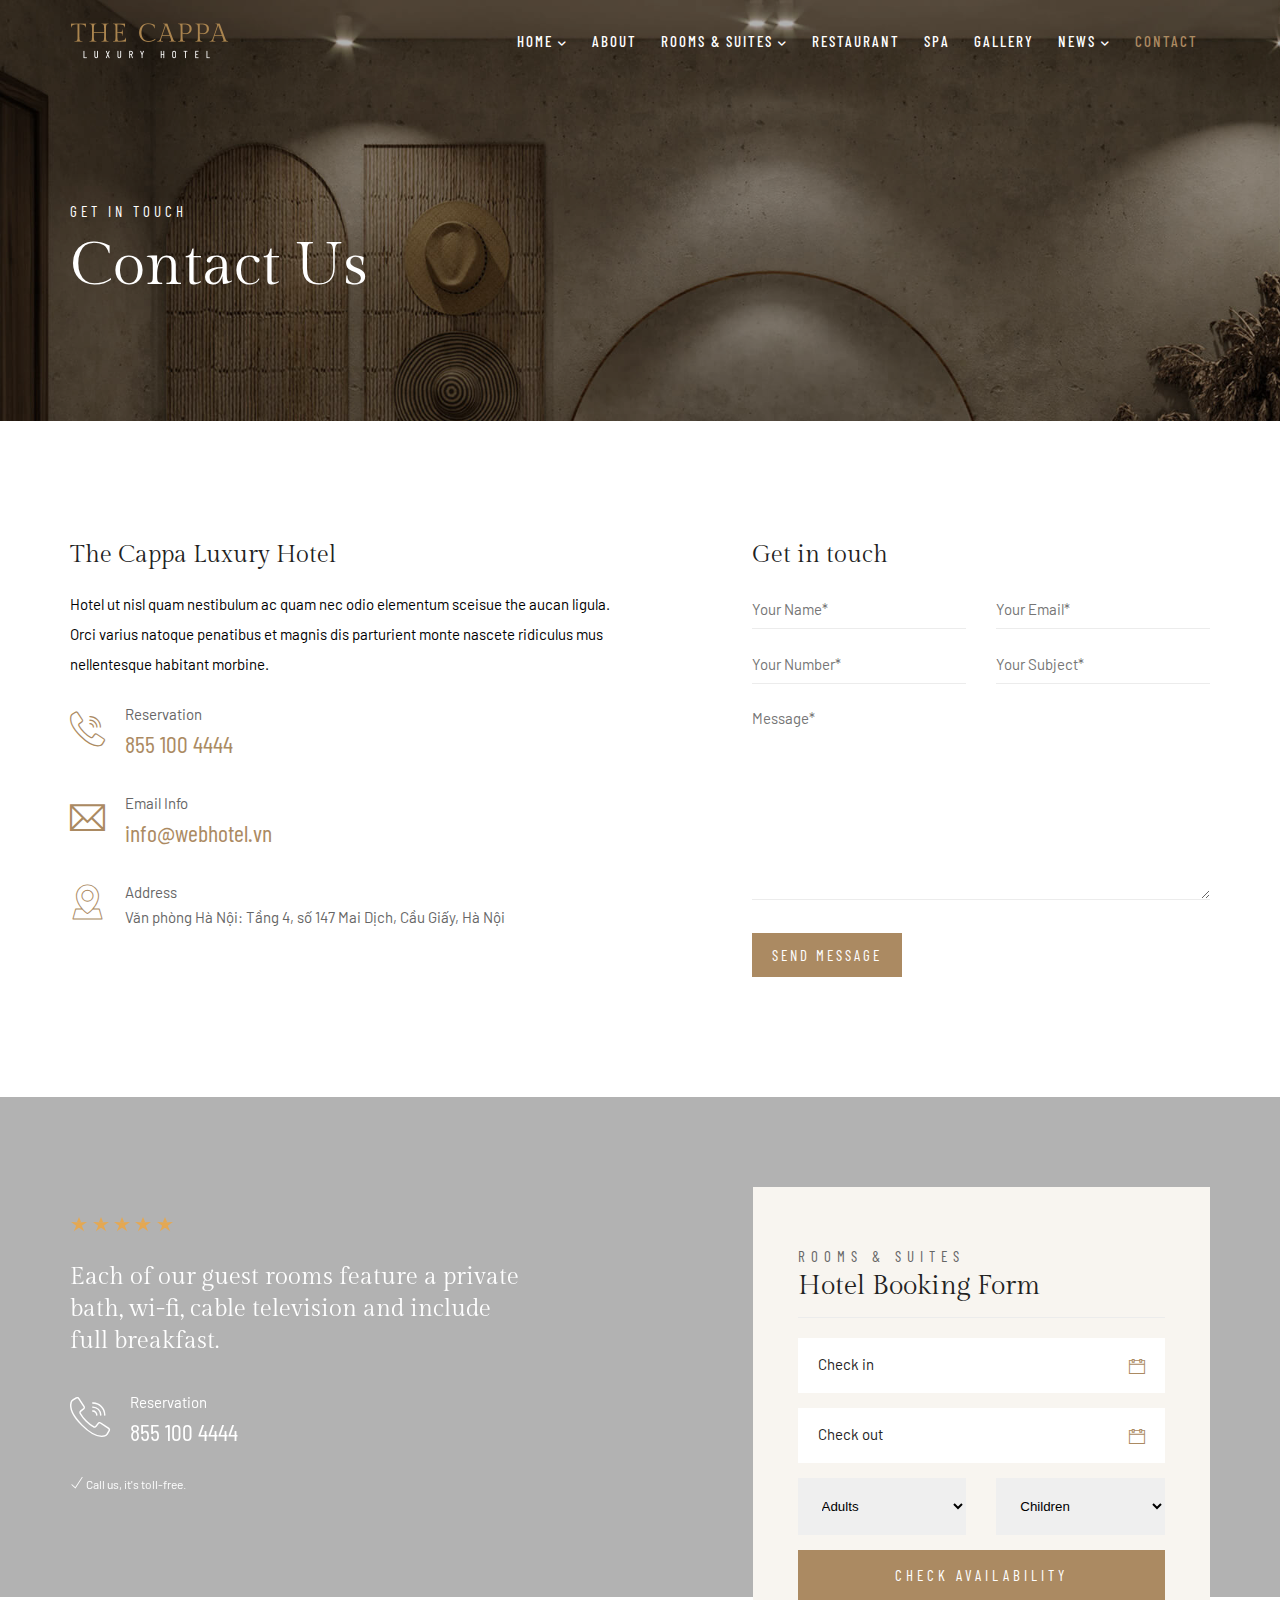
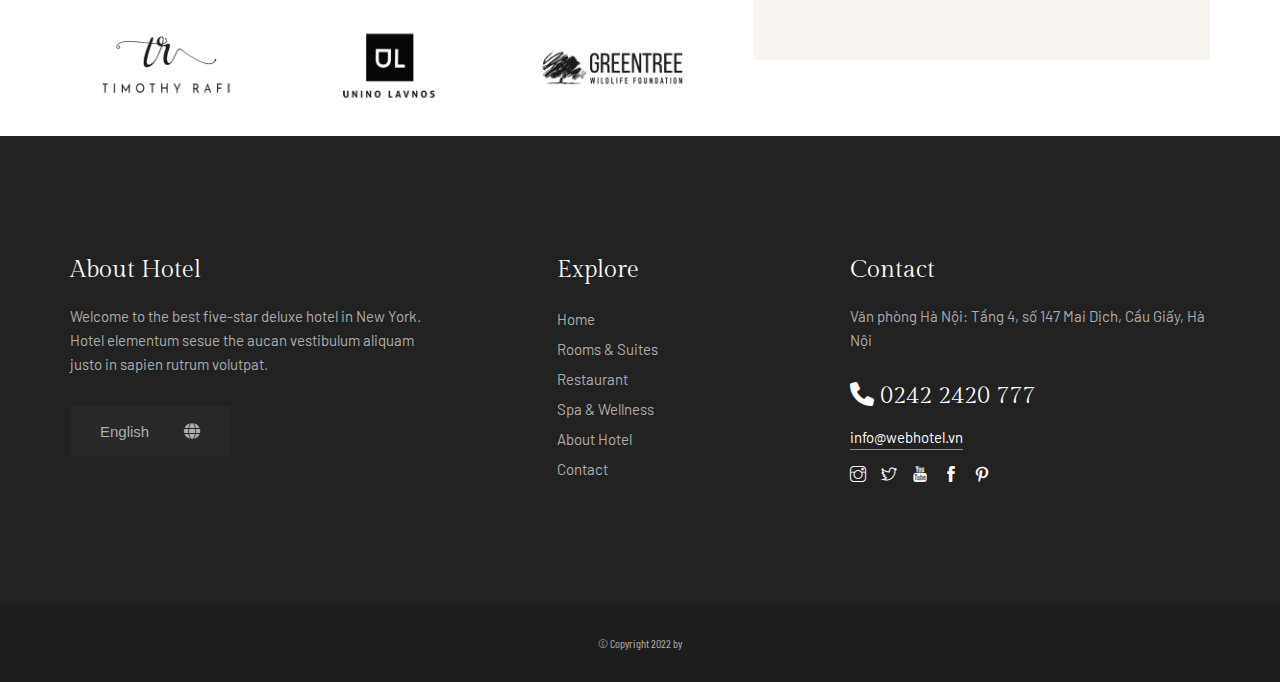
<file: assets/detail_page/contact/contact.html>
<!DOCTYPE html>
<html lang="en">
<head>
    <meta charset="UTF-8">
    <meta http-equiv="X-UA-Compatible" content="IE=edge">
    <meta name="viewport" content="width=device-width, initial-scale=1.0">
    <title>Document</title>
    <link rel="preconnect" href="https://fonts.googleapis.com">
    <link rel="preconnect" href="https://fonts.gstatic.com" crossorigin>
    <link href="https://fonts.googleapis.com/css2?family=Barlow:ital,wght@0,100;0,200;0,300;0,400;0,500;0,600;0,700;0,800;0,900;1,100;1,200;1,300;1,400;1,500;1,600;1,800;1,900&display=swap" rel="stylesheet">
    <link href="https://fonts.googleapis.com/css2?family=Barlow+Condensed:ital,wght@0,100;0,200;0,300;0,400;0,500;0,600;0,700;0,800;0,900;1,100;1,200;1,300;1,400;1,500;1,600;1,700;1,800;1,900&display=swap" rel="stylesheet">
    <link rel="preconnect" href="https://fonts.googleapis.com">
    <link rel="preconnect" href="https://fonts.gstatic.com" crossorigin>
    <link href="https://fonts.googleapis.com/css2?family=Gilda+Display&display=swap" rel="stylesheet">
    <link rel="stylesheet" href="../../../assets/font/fontawesome-free-6.1.1-web/css/all.css">
    <link rel="stylesheet" href="../../../assets/font/themify-icons/themify-icons.css">
    <link rel="stylesheet" href="../../../assets/slick/slick-1.8.1/slick/slick.css">
    <link rel="stylesheet" href="../../../assets/slick/slick-1.8.1/slick/slick-theme.css">
    <link rel="stylesheet" href="../../../assets/css/grid.css">
    <link rel="stylesheet" href="../../../assets/css/base.css">
    <link rel="stylesheet" href="./css/contact.css">
</head>
<body>
    <div id="room_1">
        <div class="header" style="background-image: url(../../../../assets/img/header3.jpg)">
            <div class="grid wide header__nav-warp">
                <div class="header__nav">
                    <div class="grid wide header__nav-flex">
                        <div class="grid wide header__nav-flex mobile-tablet">
                            <a href="../../../../index.html" class="header__nav-logo-link">
                                <img src="../../../../assets/img/logo (1).png" alt="" class="header__nav-logo">
                            </a>
                            <ul class="header__nav-items">
                                <li class="header__nav-item">
                                    <a href="../../../../index.html" class="header__nav-item-link">
                                        home
                                        <i class="fa-solid fa-angle-down"></i>
                                    </a>
                                    <!-- <ul class="header__nav-items-children">
                                        <li class="header__nav-item-children border-bottom">
                                            <a href="" class="header__nav-item-link-children">Home Layout 1</a>
                                        </li>
                                        <li class="header__nav-item-children border-bottom">
                                            <a href="" class="header__nav-item-link-children">Home Layout 2</a>
                                        </li>
                                        <li class="header__nav-item-children border-bottom">
                                            <a href="" class="header__nav-item-link-children">Home Layout 3</a>
                                        </li>
                                        <li class="header__nav-item-children">
                                            <a href="" class="header__nav-item-link-children">Home Layout 4</a>
                                        </li>
                                    </ul> -->
                                </li>
                                <li class="header__nav-item">
                                    <a href="../../about/about.html" class="header__nav-item-link">About</a>
                                </li>
                                <li class="header__nav-item">
                                    <a href="../room_1/room_1.html" class="header__nav-item-link">
                                        Rooms & Suites
                                        <i class="fa-solid fa-angle-down"></i>
                                    </a>
                                    <ul class="header__nav-items-children">
                                        <li class="header__nav-item-children border-bottom">
                                            <a href="../rooms/room_1/room_1.html" class="header__nav-item-link-children">Rooms 1</a>
                                        </li>
                                        <li class="header__nav-item-children border-bottom">
                                            <a href="../room_2/room_2.html" class="header__nav-item-link-children">Rooms 2</a>
                                        </li>
                                        <li class="header__nav-item-children border-bottom">
                                            <a href="../room_3/room_3.html" class="header__nav-item-link-children">Rooms 3</a>
                                        </li>
                                        <li class="header__nav-item-children">
                                            <a href="../room_detail/room_detail.html" class="header__nav-item-link-children">Room Details</a>
                                        </li>
                                    </ul>
                                </li>
                                <li class="header__nav-item">
                                    <a href="../../restaurant/restaurant.html" class="header__nav-item-link">Restaurant</a>
                                </li>
                                <li class="header__nav-item">
                                    <a href="../spa/spa.html" class="header__nav-item-link">Spa</a>
                                </li>
                                <li class="header__nav-item">
                                    <a href="../gallery/gallery.html" class="header__nav-item-link">Gallery</a>
                                </li>
                                <li class="header__nav-item">
                                    <a href="../news/news_1/news_1.html" class="header__nav-item-link">
                                        News
                                        <i class="fa-solid fa-angle-down"></i>
                                    </a>
                                    <ul class="header__nav-items-children">
                                        <li class="header__nav-item-children border-bottom">
                                            <a href="../news/news_1/news_1.html" class="header__nav-item-link-children">News 1</a>
                                        </li>
                                        <li class="header__nav-item-children border-bottom">
                                            <a href="../news/news_2/news_2.html" class="header__nav-item-link-children">News 2</a>
                                        </li>
                                        <li class="header__nav-item-children">
                                            <a href="../news/single_post/single_post.html" class="header__nav-item-link-children">Single Post</a>
                                        </li>
                                    </ul>
                                </li>
                                <li class="header__nav-item">
                                    <a href="#" class="header__nav-item-link active">Contact</a>
                                </li>
                            </ul>
                        </div>
                        <div class="header__nav-btn">
                            <i class="ti-menu"></i>
                        </div>
                    </div>
                </div>
                <div class="header__title">
                    <h2>GET IN TOUCH</h2>
                    <h1>Contact Us</h1>
                </div>
            </div>
        </div>
        <!-- container -->
        <div class="container">
            <div class="container__contact">
                <div class="grid wide">
                    <div class="row">
                        <div class="col l-6 m-6 c-12">
                            <div class="container__contact-info">
                                <h5>The Cappa Luxury Hotel</h5>
                                <p>Hotel ut nisl quam nestibulum ac quam nec odio elementum sceisue the aucan ligula. Orci varius natoque penatibus et magnis dis parturient monte nascete ridiculus mus nellentesque habitant morbine.</p>
                                <div class="container__contact-info-phone mb-30">
                                    <span class="flaticon-call"></span>
                                    <div class="container__contact-info-phone-wrap">
                                        <p>Reservation</p>
                                        <a href="">855 100 4444</a>
                                    </div>
                                </div>
                                <div class="container__contact-info-mail mb-30">
                                    <i class="ti-email"></i>
                                    <div class="container__contact-info-mail-wrap">
                                        <p>Email Info</p>
                                        <a href="">info@webhotel.vn</a>
                                    </div>
                                </div>
                                <div class="container__contact-info-address mb-mb-30">
                                    <span class="flaticon-location-pin"></span>
                                    <div class="container__contact-info-address-wrap">
                                        <p>Address</p>
                                        <span>Văn phòng Hà Nội: Tầng 4, số 147 Mai Dịch, Cầu Giấy, Hà Nội</span>
                                    </div>
                                </div>
                            </div>
                        </div>
                        <div class="col l-5 l-o-1 m-6 c-12">
                            <form action="" class="container__contact-form">
                                <h5>Get in touch</h5>
                                <div class="row">
                                    <div class="col l-6 m-6 c-12">
                                        <input type="text" name="" placeholder="Your Name*">
                                    </div>
                                    <div class="col l-6 m-6 c-12">
                                        <input type="text" name="" placeholder="Your Email*">
                                    </div>
                                    <div class="col l-6 m-6 c-12">
                                        <input type="text" name="" placeholder="Your Number*">
                                    </div>
                                    <div class="col l-6 m-6 c-12">
                                        <input type="text" name="" placeholder="Your Subject*">
                                    </div>
                                    <div class="col c-12">
                                        <textarea name="" id="" cols="30" rows="10" placeholder="Message*"></textarea>
                                    </div>
                                </div>
                                <button class="container__contact-form-btn">
                                    <span>Send Message</span>
                                </button>
                            </form>
                        </div>
                    </div>
                </div>
            </div>
            <div class="container__booking" style="background-image: url(../../../../assets/img/2\ \(2\).jpg);">
                <div class="container__booking-warp">
                    <div class="grid wide">
                        <div class="row height-300 height-tb-unset height-mb-unset">
                            <div class="col l-5 m-5 height-300 height-tb-unset c-12 height-mb-unset">
                                <div class="header__container-star">
                                    <i class="star-rating"></i>
                                    <i class="star-rating"></i>
                                    <i class="star-rating"></i>
                                    <i class="star-rating"></i>
                                    <i class="star-rating"></i>
                                </div>
                                <h6>Each of our guest rooms feature a private bath, wi-fi, cable television and include full breakfast.</h6>
                                <div class="container__contact-info-phone mb-30">
                                    <span class="flaticon-call"></span>
                                    <div class="container__contact-info-phone-wrap">
                                        <p>Reservation</p>
                                        <a href="">855 100 4444</a>
                                    </div>
                                </div>
                                <p>
                                    <i class="ti-check"></i>
                                    Call us, it's toll-free.
                                </p>
                            </div>
                            <div class="col l-5 l-o-2 m-7 c-12">
                                <form action="" class="container__booking-form">
                                    <h5>Rooms & Suites</h5>
                                    <h2>Hotel Booking Form</h2>
                                    <div class="container__booking-input-warp">
                                        <input type="text" placeholder="Check in" class="container__booking-input">
                                        <i class="ti-calendar"></i>
                                    </div>
                                    <div class="container__booking-input-warp">
                                        <input type="text" placeholder="Check out" class="container__booking-input">
                                        <i class="ti-calendar"></i>
                                    </div>
                                    <div class="container__booking-select p-right">
                                        <select name="" id="">
                                            <option class="container__booking-select-option" value="0">Adults</option>
                                            <option class="container__booking-select-option" value="1">1</option>
                                            <option class="container__booking-select-option" value="2">2</option>
                                            <option class="container__booking-select-option" value="3">3</option>
                                            <option class="container__booking-select-option" value="4">4</option>
                                        </select>
                                    </div>
                                    <div class="container__booking-select p-left">
                                        <select name="" id="">
                                            <option class="container__booking-select-option" value="0">Children</option>
                                            <option class="container__booking-select-option" value="1">1</option>
                                            <option class="container__booking-select-option" value="2">2</option>
                                            <option class="container__booking-select-option" value="3">3</option>
                                            <option class="container__booking-select-option" value="4">4</option>
                                        </select>
                                    </div>
                                    <button type="submit" class="container__booking-btn">Check Availability</button>
                                </form>
                            </div>
                        </div>
                    </div>
                </div>
            </div>
            <div class="container__clients">
                <div class="grid wide">
                    <div class="row">
                        <div class="col l-7 m-12 c-12">
                            <div class="container__clients-item-warp">
                                <div class="container__clients-item">
                                    <img src="../../../../assets/img/1.png" alt="">
                                    <img src="../../../../assets/img/2.png" alt="">
                                    <img src="../../../../assets/img/3.png" alt="">
                                    <img src="../../../../assets/img/4.png" alt="">
                                    <img src="../../../../assets/img/5.png" alt="">
                                    <img src="../../../../assets/img/6.png" alt="">
                                </div>
                            </div>
                        </div>
                    </div>
                </div>
            </div>
        </div>
        <div class="footer">
            <div class="footer-top">
                <div class="grid wide">
                    <div class="row">
                        <div class="col l-4 m-4 c-12 mb-mb-30">
                            <h5>About Hotel</h5>
                            <p>Welcome to the best five-star deluxe hotel in New York. Hotel elementum sesue the aucan vestibulum aliquam justo in sapien rutrum volutpat.</p>
                            <div class="footer-top__languague">
                                <select name="" id="">
                                    <option value="1">English</option>
                                    <option value="2">Việt Nam</option>
                                </select>
                                <i class="fa-solid fa-globe"></i>
                            </div>
                        </div>
                        <div class="col l-3 l-o-1 m-3 m-o-1 c-12 mb-mb-30">
                            <h5>Explore</h5>
                            <ul class="footer-top__items">
                                <li class="footer-top__item">
                                    <a href="" class="footer-top__item-link">Home</a>
                                </li>
                                <li class="footer-top__item">
                                    <a href="" class="footer-top__item-link">Rooms & Suites</a>
                                </li>
                                <li class="footer-top__item">
                                    <a href="" class="footer-top__item-link">Restaurant</a>
                                </li>
                                <li class="footer-top__item">
                                    <a href="" class="footer-top__item-link">Spa & Wellness</a>
                                </li>
                                <li class="footer-top__item">
                                    <a href="" class="footer-top__item-link">About Hotel</a>
                                </li>
                                <li class="footer-top__item">
                                    <a href="" class="footer-top__item-link">Contact</a>
                                </li>
                            </ul>
                        </div>
                        <div class="col l-4 m-4 c-12">
                            <h5>Contact</h5>
                            <p class="footer-top__address">Văn phòng Hà Nội: Tầng 4, số 147 Mai Dịch, Cầu Giấy, Hà Nội</p>
                            <a href="" class="footer-top__hotline">
                                <i class="fa-solid fa-phone"></i>
                                0242 2420 777
                            </a>
                            <a href="" class="footer-top__mail">info@webhotel.vn</a>
                            <div class="footer-top__social">
                                <a href="" class="">
                                    <i class="ti-instagram"></i>
                                </a>
                                <a href="">
                                    <i class="ti-twitter"></i>
                                </a>
                                <a href="">
                                    <i class="ti-youtube"></i>
                                </a>
                                <a href="">
                                    <i class="ti-facebook"></i>
                                </a>
                                <a href="">
                                    <i class="ti-pinterest"></i>
                                </a>
                            </div>
                        </div>
                    </div>
                </div>
            </div>
            <div class="footer-bottom">
                <p>© Copyright 2022 by </p>
            </div>
        </div>
    </div>
    <script src="../../../assets/jquery_321/jquery-3.2.1.js"></script>
    <script src="../../../assets/jquery_321/jquery-3.2.1.min.js"></script>
    <script src="../../../assets/slick/slick-1.8.1/slick/slick.js"></script>
    <script src="../../../assets/slick/slick-1.8.1/slick/slick.min.js"></script>
    <script src="./js/contact.js"></script>
</body>
</html>
</file>
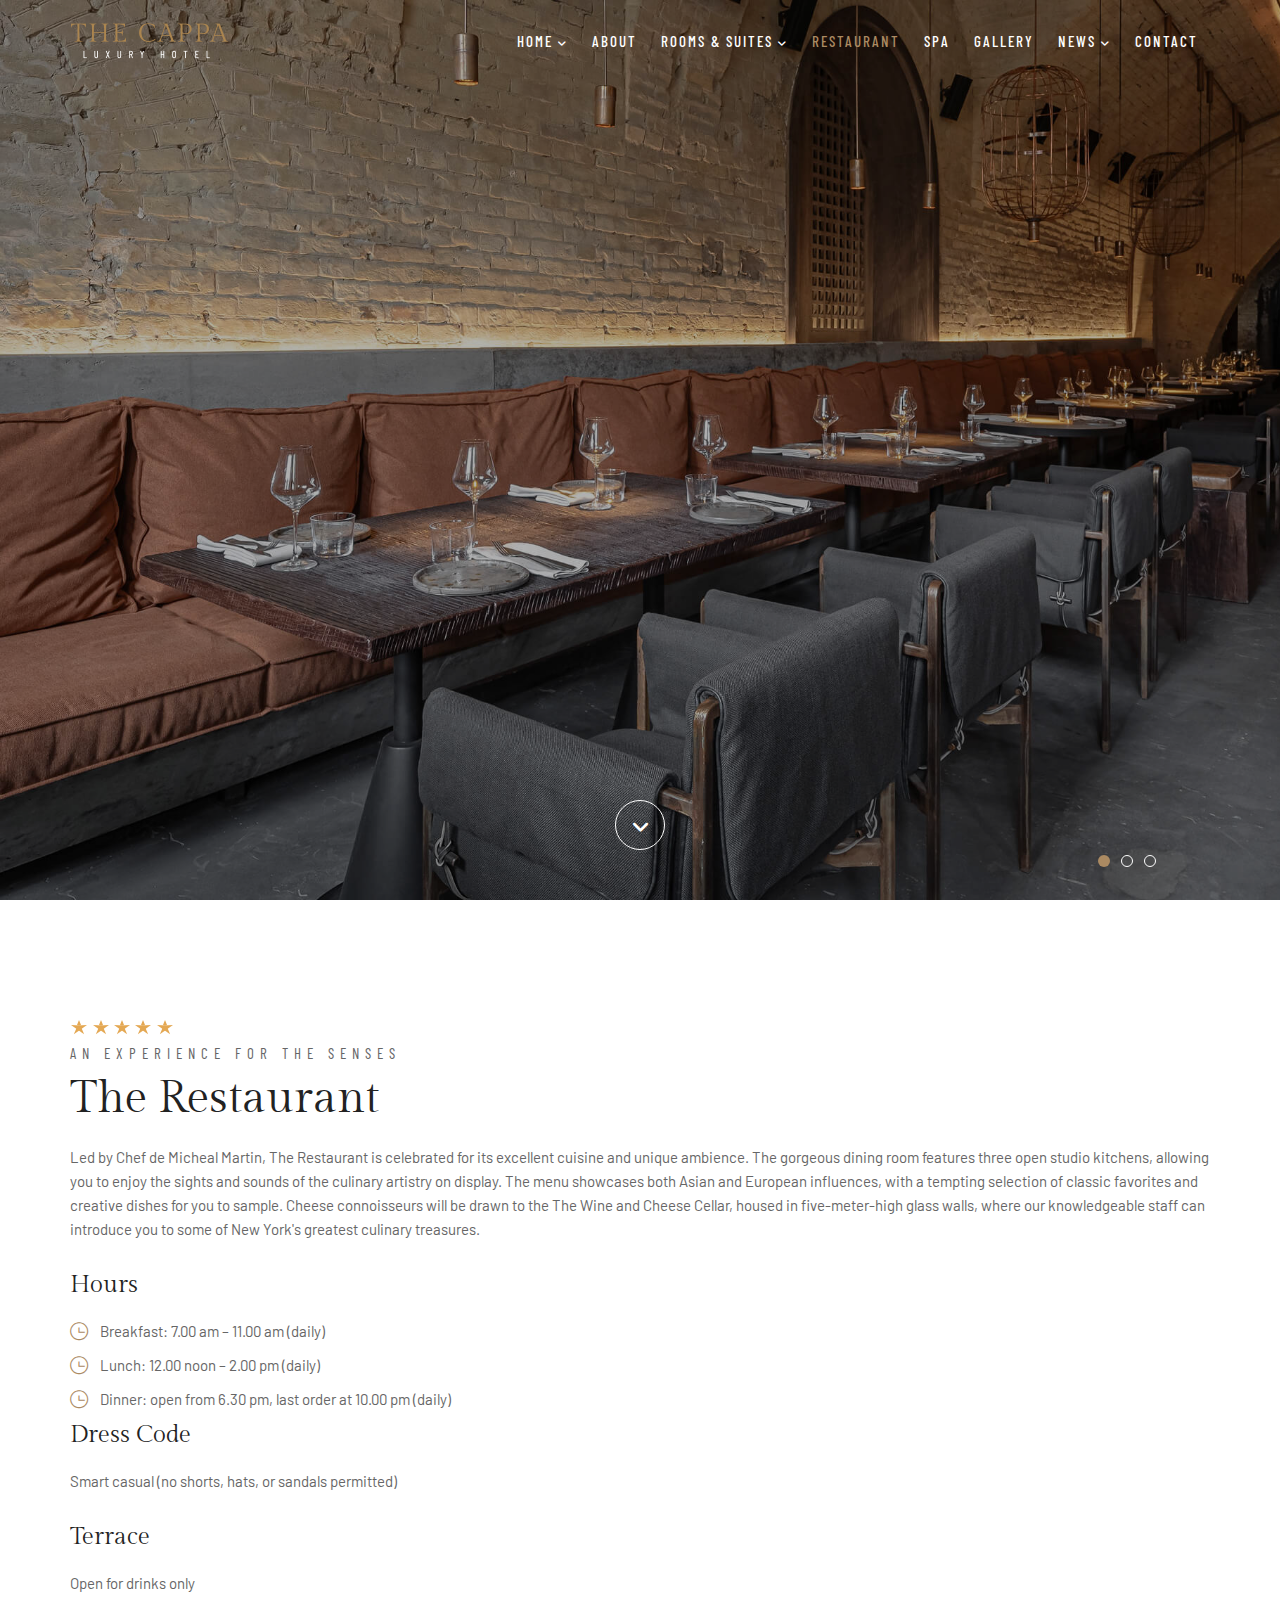
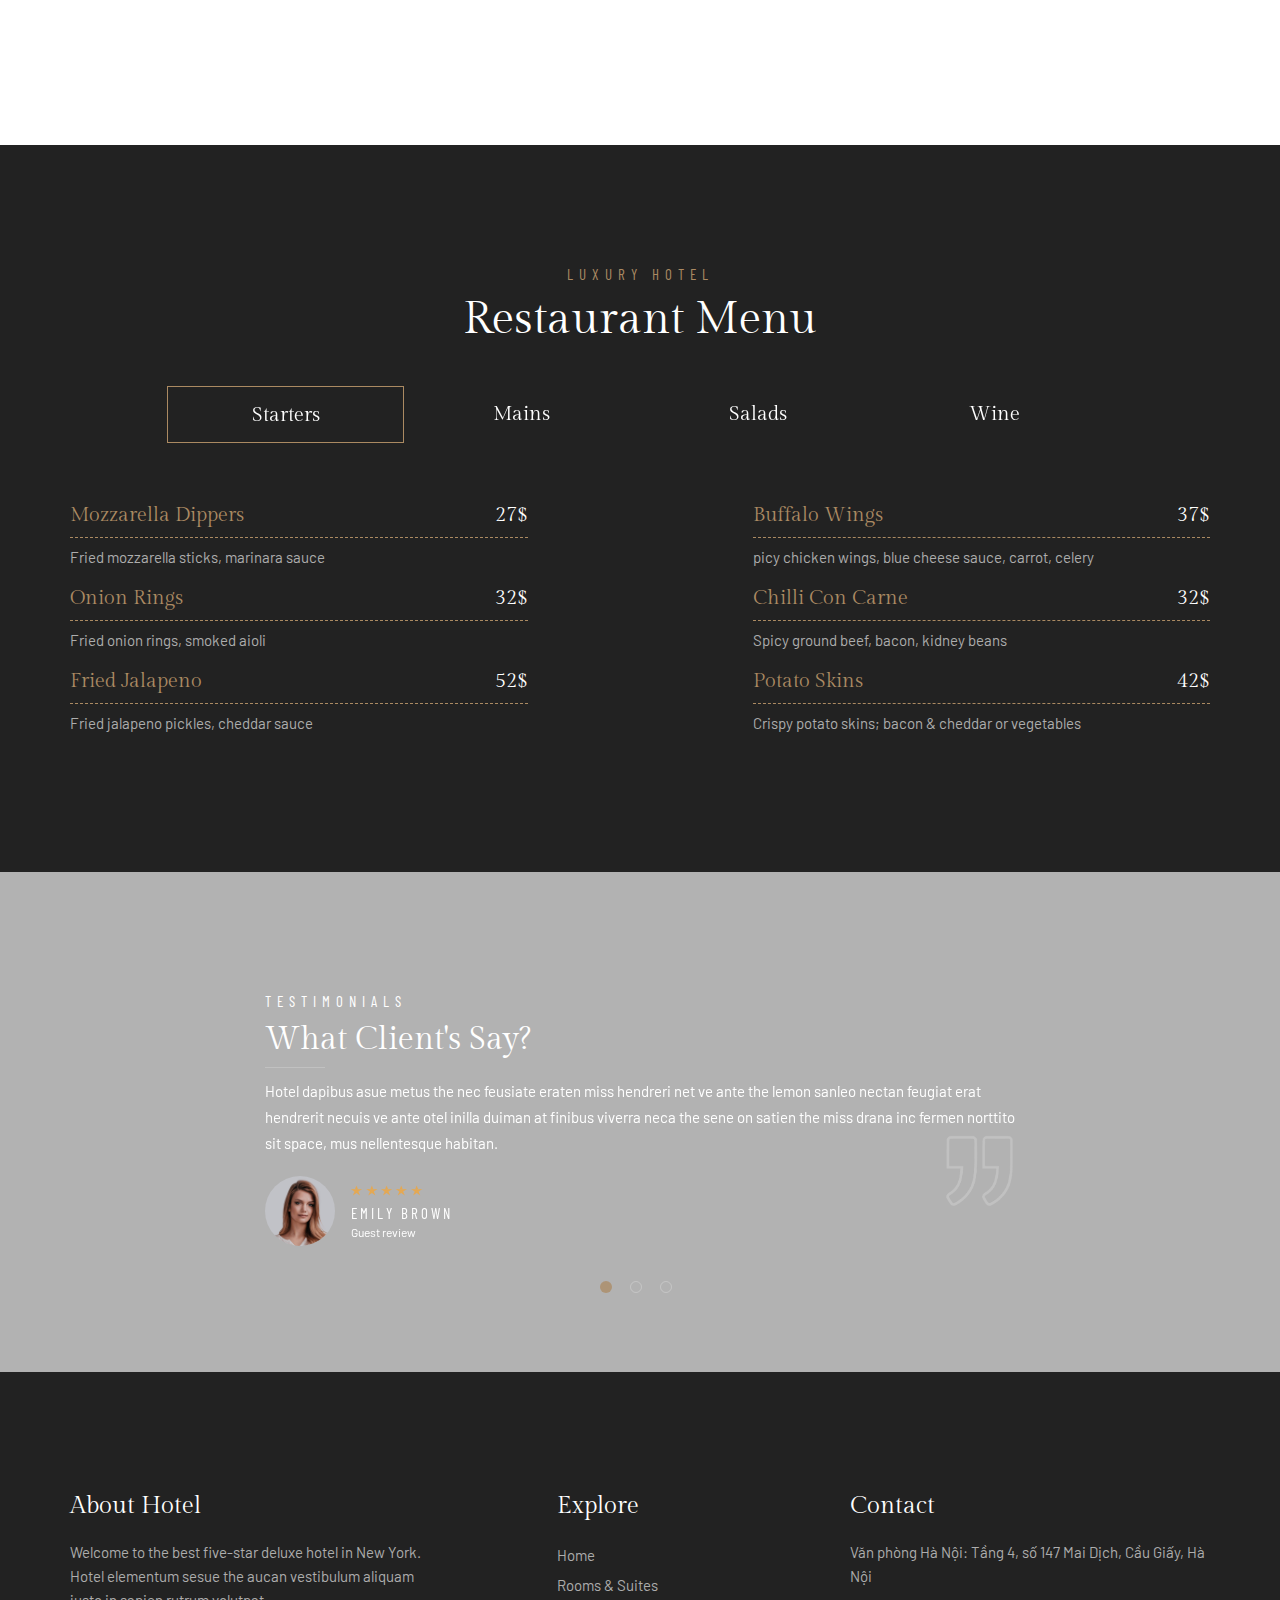
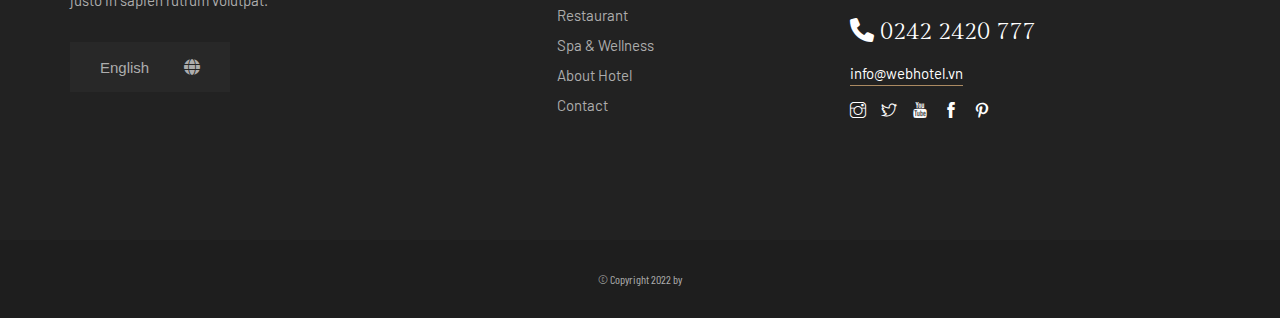
<file: assets/detail_page/restaurant/restaurant.html>
<!DOCTYPE html>
<html lang="en">
<head>
    <meta charset="UTF-8">
    <meta http-equiv="X-UA-Compatible" content="IE=edge">
    <meta name="viewport" content="width=device-width, initial-scale=1.0">
    <title>Document</title>
    <link rel="preconnect" href="https://fonts.googleapis.com">
    <link rel="preconnect" href="https://fonts.gstatic.com" crossorigin>
    <link href="https://fonts.googleapis.com/css2?family=Barlow:ital,wght@0,100;0,200;0,300;0,400;0,500;0,600;0,700;0,800;0,900;1,100;1,200;1,300;1,400;1,500;1,600;1,800;1,900&display=swap" rel="stylesheet">
    <link href="https://fonts.googleapis.com/css2?family=Barlow+Condensed:ital,wght@0,100;0,200;0,300;0,400;0,500;0,600;0,700;0,800;0,900;1,100;1,200;1,300;1,400;1,500;1,600;1,700;1,800;1,900&display=swap" rel="stylesheet">
    <link rel="preconnect" href="https://fonts.googleapis.com">
    <link rel="preconnect" href="https://fonts.gstatic.com" crossorigin>
    <link href="https://fonts.googleapis.com/css2?family=Gilda+Display&display=swap" rel="stylesheet">
    <link rel="stylesheet" href="../../../assets/font/fontawesome-free-6.1.1-web/css/all.css">
    <link rel="stylesheet" href="../../../assets/font/themify-icons/themify-icons.css">
    <link rel="stylesheet" href="../../../assets/slick/slick-1.8.1/slick/slick.css">
    <link rel="stylesheet" href="../../../assets/slick/slick-1.8.1/slick/slick-theme.css">
    <link rel="stylesheet" href="../../../assets/css/grid.css">
    <link rel="stylesheet" href="../../../assets/css/base.css">
    <link rel="stylesheet" href="./css/restaurant.css">
</head>
<body>
    <div id="room_detai">
        <div class="header" style="background-image: url(../../../assets/img/1\ \(6\).jpg)">
            <div class="grid wide header__nav-warp">
                <div class="header__nav">
                    <div class="grid wide header__nav-flex">
                        <div class="grid wide header__nav-flex mobile-tablet">
                            <a href="../../../index.html" class="header__nav-logo-link">
                                <img src="../../../assets/img/logo (1).png" alt="" class="header__nav-logo">
                            </a>
                            <ul class="header__nav-items">
                                <li class="header__nav-item">
                                    <a href="../../../index.html" class="header__nav-item-link">
                                        home
                                        <i class="fa-solid fa-angle-down"></i>
                                    </a>
                                    <!-- <ul class="header__nav-items-children">
                                        <li class="header__nav-item-children border-bottom">
                                            <a href="" class="header__nav-item-link-children">Home Layout 1</a>
                                        </li>
                                        <li class="header__nav-item-children border-bottom">
                                            <a href="" class="header__nav-item-link-children">Home Layout 2</a>
                                        </li>
                                        <li class="header__nav-item-children border-bottom">
                                            <a href="" class="header__nav-item-link-children">Home Layout 3</a>
                                        </li>
                                        <li class="header__nav-item-children">
                                            <a href="" class="header__nav-item-link-children">Home Layout 4</a>
                                        </li>
                                    </ul> -->
                                </li>
                                <li class="header__nav-item">
                                    <a href="../../../assets/detail_page/about/about.html" class="header__nav-item-link">About</a>
                                </li>
                                <li class="header__nav-item">
                                    <a href="../../../assets/detail_page/rooms/room_1/room_1.html" class="header__nav-item-link">
                                        Rooms & Suites
                                        <i class="fa-solid fa-angle-down"></i>
                                    </a>
                                    <ul class="header__nav-items-children">
                                        <li class="header__nav-item-children border-bottom">
                                            <a href="../../../assets/detail_page/rooms/room_1/room_1.html" class="header__nav-item-link-children">Rooms 1</a>
                                        </li>
                                        <li class="header__nav-item-children border-bottom">
                                            <a href="../../../assets/detail_page/rooms/room_2/room_2.html" class="header__nav-item-link-children">Rooms 2</a>
                                        </li>
                                        <li class="header__nav-item-children border-bottom">
                                            <a href="../../../assets/detail_page/rooms/room_3/room_3.html" class="header__nav-item-link-children">Rooms 3</a>
                                        </li>
                                        <li class="header__nav-item-children">
                                            <a href="#" class="header__nav-item-link-children">Room Details</a>
                                        </li>
                                    </ul>
                                </li>
                                <li class="header__nav-item">
                                    <a href="#" class="header__nav-item-link active">Restaurant</a>
                                </li>
                                <li class="header__nav-item">
                                    <a href="../spa/spa.html" class="header__nav-item-link">Spa</a>
                                </li>
                                <li class="header__nav-item">
                                    <a href="../spa/spa.html" class="header__nav-item-link">Gallery</a>
                                </li>
                                <li class="header__nav-item">
                                    <a href="../news/news_1/news_1.html" class="header__nav-item-link">
                                        News
                                        <i class="fa-solid fa-angle-down"></i>
                                    </a>
                                    <ul class="header__nav-items-children">
                                        <li class="header__nav-item-children border-bottom">
                                            <a href="../news/news_1/news_1.html" class="header__nav-item-link-children">News 1</a>
                                        </li>
                                        <li class="header__nav-item-children border-bottom">
                                            <a href="../news/news_2/news_2.html" class="header__nav-item-link-children">News 2</a>
                                        </li>
                                        <li class="header__nav-item-children">
                                            <a href="../news/single_post/single_post.html" class="header__nav-item-link-children">Single Post</a>
                                        </li>
                                    </ul>
                                </li>
                                <li class="header__nav-item">
                                    <a href="../contact/contact.html" class="header__nav-item-link">Contact</a>
                                </li>
                            </ul>
                        </div>
                        <div class="header__nav-btn">
                            <i class="ti-menu"></i>
                        </div>
                    </div>
                </div>
                <a href="#container" class="header__nav-btn-down">
                    <i class="fa-solid fa-angle-down"></i>
                </a>
                <div class="header__nav-btn-slider">
                    <i class="header__nav-btn-slider-icon active"></i>
                    <i class="header__nav-btn-slider-icon"></i>
                    <i class="header__nav-btn-slider-icon"></i>
                </div>
            </div>
        </div>
        <!-- container -->
        <div id="container" class="container">
            <div class="container__restaurant">
                <div class="grid wide">
                    <div class="header__container-star">
                        <i class="star-rating"></i>
                        <i class="star-rating"></i>
                        <i class="star-rating"></i>
                        <i class="star-rating"></i>
                        <i class="star-rating"></i>
                    </div>
                    <h5>An Experience for the Senses</h5>
                    <h2>The Restaurant</h2>
                    <p>Led by Chef de Micheal Martin, The Restaurant is celebrated for its excellent cuisine and unique ambience. The gorgeous dining room features three open studio kitchens, allowing you to enjoy the sights and sounds of the culinary artistry on display. The menu showcases both Asian and European influences, with a tempting selection of classic favorites and creative dishes for you to sample. Cheese connoisseurs will be drawn to the The Wine and Cheese Cellar, housed in five-meter-high glass walls, where our knowledgeable staff can introduce you to some of New York's greatest culinary treasures.</p>
                    <div class="container__restaurant-item">
                        <h6>Hours</h6>
                        <ul>
                            <li>
                                <i class="ti-time"></i>
                                <p>Breakfast: 7.00 am – 11.00 am (daily)</p>
                            </li>
                            <li>
                                <i class="ti-time"></i>
                                <p>Lunch: 12.00 noon – 2.00 pm (daily)</p>
                            </li>
                            <li>
                                <i class="ti-time"></i>
                                <p>Dinner: open from 6.30 pm, last order at 10.00 pm (daily)</p>
                            </li>
                        </ul>
                    </div>
                    <div class="container__restaurant-item">
                        <h6>Dress Code</h6>
                        <p>Smart casual (no shorts, hats, or sandals permitted)</p>
                    </div>
                    <div class="container__restaurant-item">
                        <h6>Terrace</h6>
                        <p>Open for drinks only</p>
                    </div>
                </div>
            </div>
            <div class="container__restaurant-menu">
                <div class="grid wide">
                    <h5>Luxury Hotel</h5>
                    <h2>Restaurant Menu</h2>
                    <div class="row p-relative">
                        <div class="col l-10 l-o-1 m-10 m-o-1 c-12">
                            <ul class="container__restaurant-menu-items">
                                <li class="container__restaurant-menu-item active">Starters</li>
                                <li class="container__restaurant-menu-item">Mains</li>
                                <li class="container__restaurant-menu-item">Salads</li>
                                <li class="container__restaurant-menu-item">Wine</li>
                                <li class="container__restaurant-menu-item">Breakfast</li>
                                <li class="container__restaurant-menu-item">Dessert</li>
                            </ul>
                        </div>
                        <div class="col c-12">
                            <div class="container__restaurant-menu-btn">
                                <i class="fa-solid fa-angle-left container__restaurant-menu-btn-prev"></i>
                                <i class="fa-solid fa-angle-right container__restaurant-menu-btn-next"></i>
                            </div>
                        </div>
                    </div>
                    <div class="row">
                        <div class="col l-5 m-5 c-12">
                            <div class="container__restaurant-menu-info">
                                <div class="container__restaurant-menu-price">
                                    <h5>Mozzarella Dippers</h5>
                                    <span>27$</span>
                                </div>
                                <p>Fried mozzarella sticks, marinara sauce</p>
                            </div>
                            <div class="container__restaurant-menu-info">
                                <div class="container__restaurant-menu-price">
                                    <h5>Onion Rings</h5>
                                    <span>32$</span>
                                </div>
                                <p>Fried onion rings, smoked aioli</p>
                            </div>
                            <div class="container__restaurant-menu-info">
                                <div class="container__restaurant-menu-price">
                                    <h5>Fried Jalapeno</h5>
                                    <span>52$</span>
                                </div>
                                <p>Fried jalapeno pickles, cheddar sauce</p>
                            </div>
                        </div>
                        <div class="col l-5 l-o-2 m-5 m-o-2 c-12">
                            <div class="container__restaurant-menu-info">
                                <div class="container__restaurant-menu-price">
                                    <h5>Buffalo Wings</h5>
                                    <span>37$</span>
                                </div>
                                <p>picy chicken wings, blue cheese sauce, carrot, celery</p>
                            </div>
                            <div class="container__restaurant-menu-info">
                                <div class="container__restaurant-menu-price">
                                    <h5>Chilli Con Carne</h5>
                                    <span>32$</span>
                                </div>
                                <p>Spicy ground beef, bacon, kidney beans</p>
                            </div>
                            <div class="container__restaurant-menu-info">
                                <div class="container__restaurant-menu-price">
                                    <h5>Potato Skins</h5>
                                    <span>42$</span>
                                </div>
                                <p>Crispy potato skins; bacon & cheddar or vegetables</p>
                            </div>
                        </div>
                    </div>
                </div>
            </div>
            <div class="container__comment" style="background-image: url(../../../assets/img/2\ \(2\).jpg);">
                <div class="grid wide">
                    <div class="row">
                        <div class="col l-8 l-o-2 c-12">
                            <div class="container__comment-iteams">
                                <h5>Testimonials</h5>
                                <h2>What Client's Say?</h2>
                                <div class="grid">
                                    <div class="row comment-items">
                                        <div class="col c-12">
                                            <p>Hotel dapibus asue metus the nec feusiate eraten miss hendreri net ve ante the lemon sanleo nectan feugiat erat hendrerit necuis ve ante otel inilla duiman at finibus viverra neca the sene on satien the miss drana inc fermen norttito sit space, mus nellentesque habitan.</p>
                                            <div class="container__comment-warp">
                                                <div class="container__comment-info">
                                                    <img src="../../../assets/img/4 (1).jpg" alt="" class="container__comment-info-avt">
                                                    <div class="container__comment-info-text">
                                                        <div class="header__container-star">
                                                            <i class="star-rating"></i>
                                                            <i class="star-rating"></i>
                                                            <i class="star-rating"></i>
                                                            <i class="star-rating"></i>
                                                            <i class="star-rating"></i>
                                                        </div>
                                                        <p>Emily Brown</p>
                                                        <span>Guest review</span>
                                                    </div>
                                                </div>
                                                <img src="../../../assets/img/quot.png" alt="" class="container__comment-quot">
                                            </div>
                                        </div>
                                        <div class="col c-12">
                                            <p>Hotel dapibus asue metus the nec feusiate eraten miss hendreri net ve ante the lemon sanleo nectan feugiat erat hendrerit necuis ve ante otel inilla duiman at finibus viverra neca the sene on satien the miss drana inc fermen norttito sit space, mus nellentesque habitan.</p>
                                            <div class="container__comment-warp">
                                                <div class="container__comment-info">
                                                    <img src="../../../assets/img/1 (5).jpg" alt="" class="container__comment-info-avt">
                                                    <div class="container__comment-info-text">
                                                        <div class="header__container-star">
                                                            <i class="star-rating"></i>
                                                            <i class="star-rating"></i>
                                                            <i class="star-rating"></i>
                                                            <i class="star-rating"></i>
                                                            <i class="star-rating"></i>
                                                        </div>
                                                        <p>Emily Brown</p>
                                                        <span>Guest review</span>
                                                    </div>
                                                </div>
                                                <img src="../../../assets/img/quot.png" alt="" class="container__comment-quot">
                                            </div>
                                        </div>
                                        <div class="col c-12">
                                            <p>Hotel dapibus asue metus the nec feusiate eraten miss hendreri net ve ante the lemon sanleo nectan feugiat erat hendrerit necuis ve ante otel inilla duiman at finibus viverra neca the sene on satien the miss drana inc fermen norttito sit space, mus nellentesque habitan.</p>
                                            <div class="container__comment-warp">
                                                <div class="container__comment-info">
                                                    <img src="../../../assets/img/5.jpg" alt="" class="container__comment-info-avt">
                                                    <div class="container__comment-info-text">
                                                        <div class="header__container-star">
                                                            <i class="star-rating"></i>
                                                            <i class="star-rating"></i>
                                                            <i class="star-rating"></i>
                                                            <i class="star-rating"></i>
                                                            <i class="star-rating"></i>
                                                        </div>
                                                        <p>Emily Brown</p>
                                                        <span>Guest review</span>
                                                    </div>
                                                </div>
                                                <img src="../../../assets/img/quot.png" alt="" class="container__comment-quot">
                                            </div>
                                        </div>
                                    </div>
                                </div>
                            </div>
                        </div>
                    </div>
                </div>
            </div>
        </div>
        <div class="footer">
            <div class="footer-top">
                <div class="grid wide">
                    <div class="row">
                        <div class="col l-4 m-4 c-12 mb-mb-30">
                            <h5>About Hotel</h5>
                            <p>Welcome to the best five-star deluxe hotel in New York. Hotel elementum sesue the aucan vestibulum aliquam justo in sapien rutrum volutpat.</p>
                            <div class="footer-top__languague">
                                <select name="" id="">
                                    <option value="1">English</option>
                                    <option value="2">Việt Nam</option>
                                </select>
                                <i class="fa-solid fa-globe"></i>
                            </div>
                        </div>
                        <div class="col l-3 l-o-1 m-3 m-o-1 c-12 mb-mb-30">
                            <h5>Explore</h5>
                            <ul class="footer-top__items">
                                <li class="footer-top__item">
                                    <a href="" class="footer-top__item-link">Home</a>
                                </li>
                                <li class="footer-top__item">
                                    <a href="" class="footer-top__item-link">Rooms & Suites</a>
                                </li>
                                <li class="footer-top__item">
                                    <a href="" class="footer-top__item-link">Restaurant</a>
                                </li>
                                <li class="footer-top__item">
                                    <a href="" class="footer-top__item-link">Spa & Wellness</a>
                                </li>
                                <li class="footer-top__item">
                                    <a href="" class="footer-top__item-link">About Hotel</a>
                                </li>
                                <li class="footer-top__item">
                                    <a href="" class="footer-top__item-link">Contact</a>
                                </li>
                            </ul>
                        </div>
                        <div class="col l-4 m-4 c-12">
                            <h5>Contact</h5>
                            <p class="footer-top__address">Văn phòng Hà Nội: Tầng 4, số 147 Mai Dịch, Cầu Giấy, Hà Nội</p>
                            <a href="" class="footer-top__hotline">
                                <i class="fa-solid fa-phone"></i>
                                0242 2420 777
                            </a>
                            <a href="" class="footer-top__mail">info@webhotel.vn</a>
                            <div class="footer-top__social">
                                <a href="" class="">
                                    <i class="ti-instagram"></i>
                                </a>
                                <a href="">
                                    <i class="ti-twitter"></i>
                                </a>
                                <a href="">
                                    <i class="ti-youtube"></i>
                                </a>
                                <a href="">
                                    <i class="ti-facebook"></i>
                                </a>
                                <a href="">
                                    <i class="ti-pinterest"></i>
                                </a>
                            </div>
                        </div>
                    </div>
                </div>
            </div>
            <div class="footer-bottom">
                <p>© Copyright 2022 by </p>
            </div>
        </div>
    </div>
    <script src="../../../assets/jquery_321/jquery-3.2.1.js"></script>
    <script src="../../../assets/jquery_321/jquery-3.2.1.min.js"></script>
    <script src="../../../assets/slick/slick-1.8.1/slick/slick.js"></script>
    <script src="../../../assets/slick/slick-1.8.1/slick/slick.min.js"></script>
    <script src="./js/restaurant.js"></script>
</body>
</html>
</file>
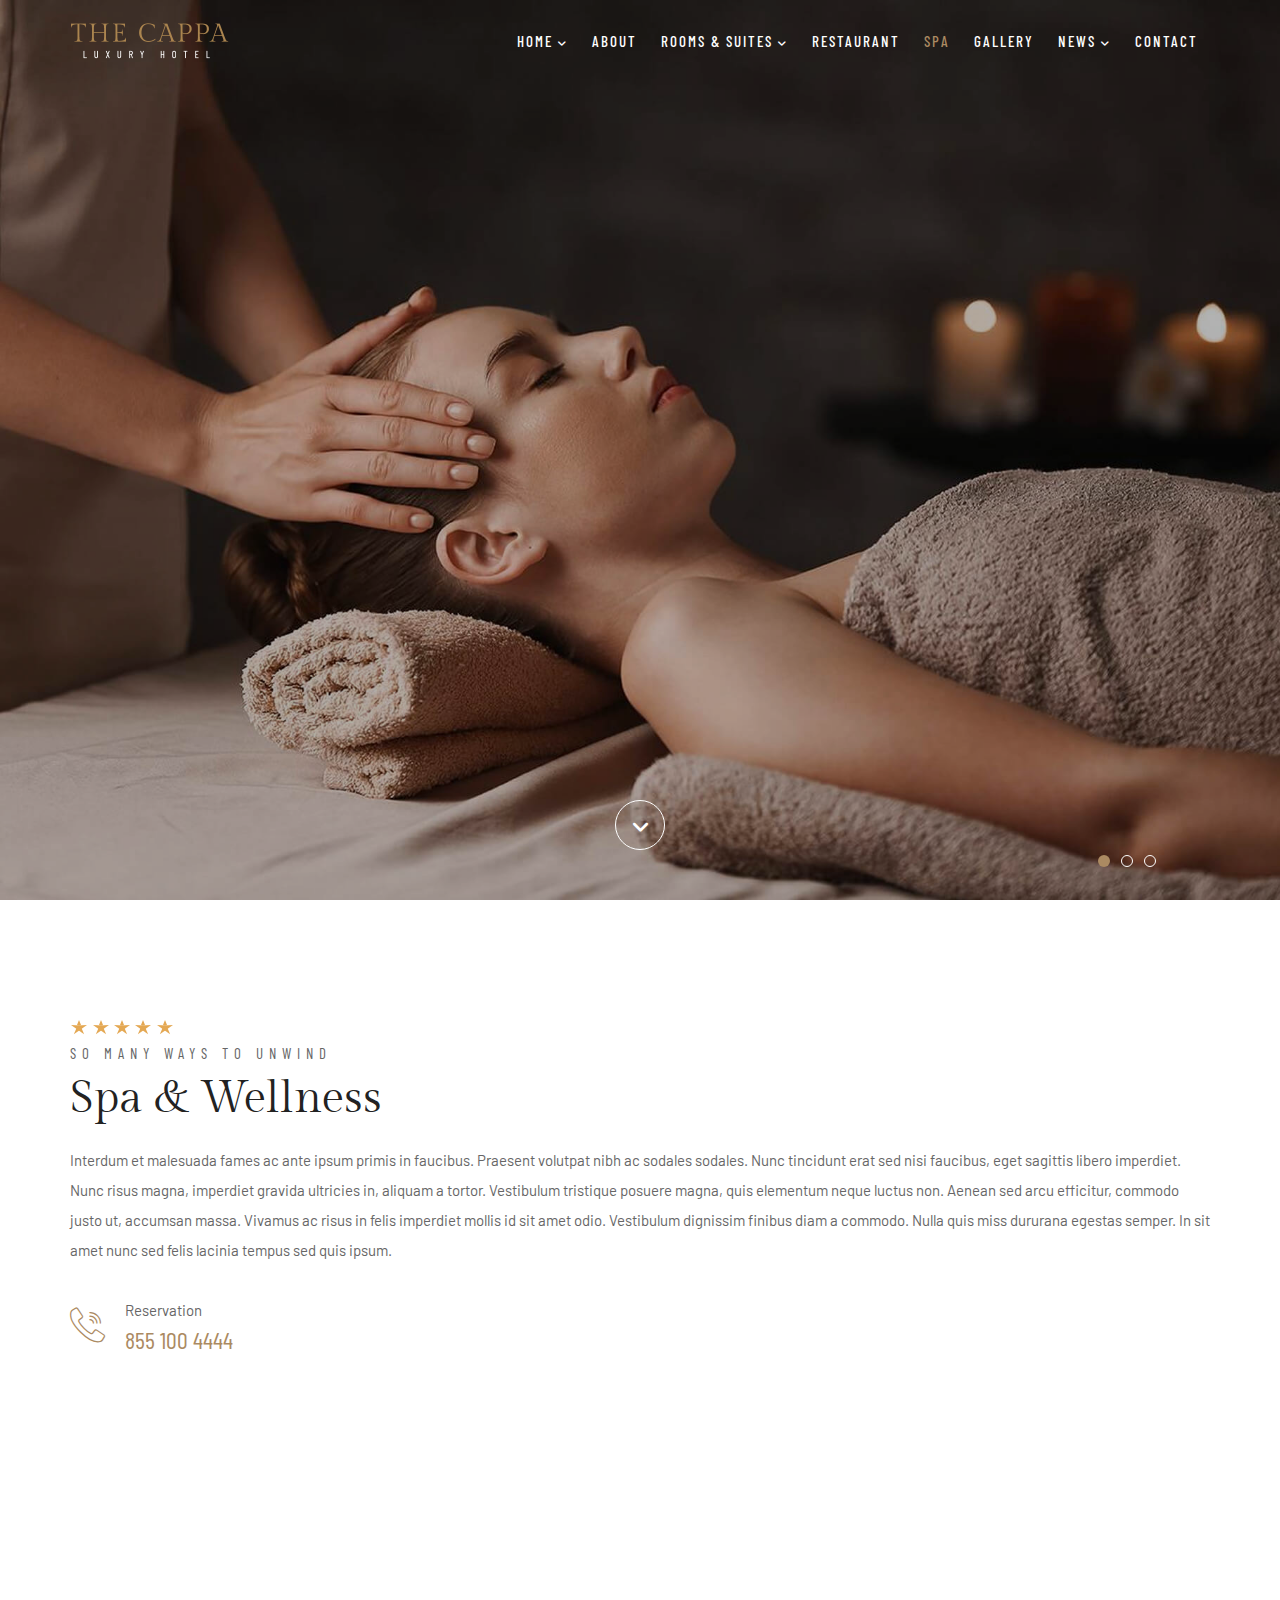
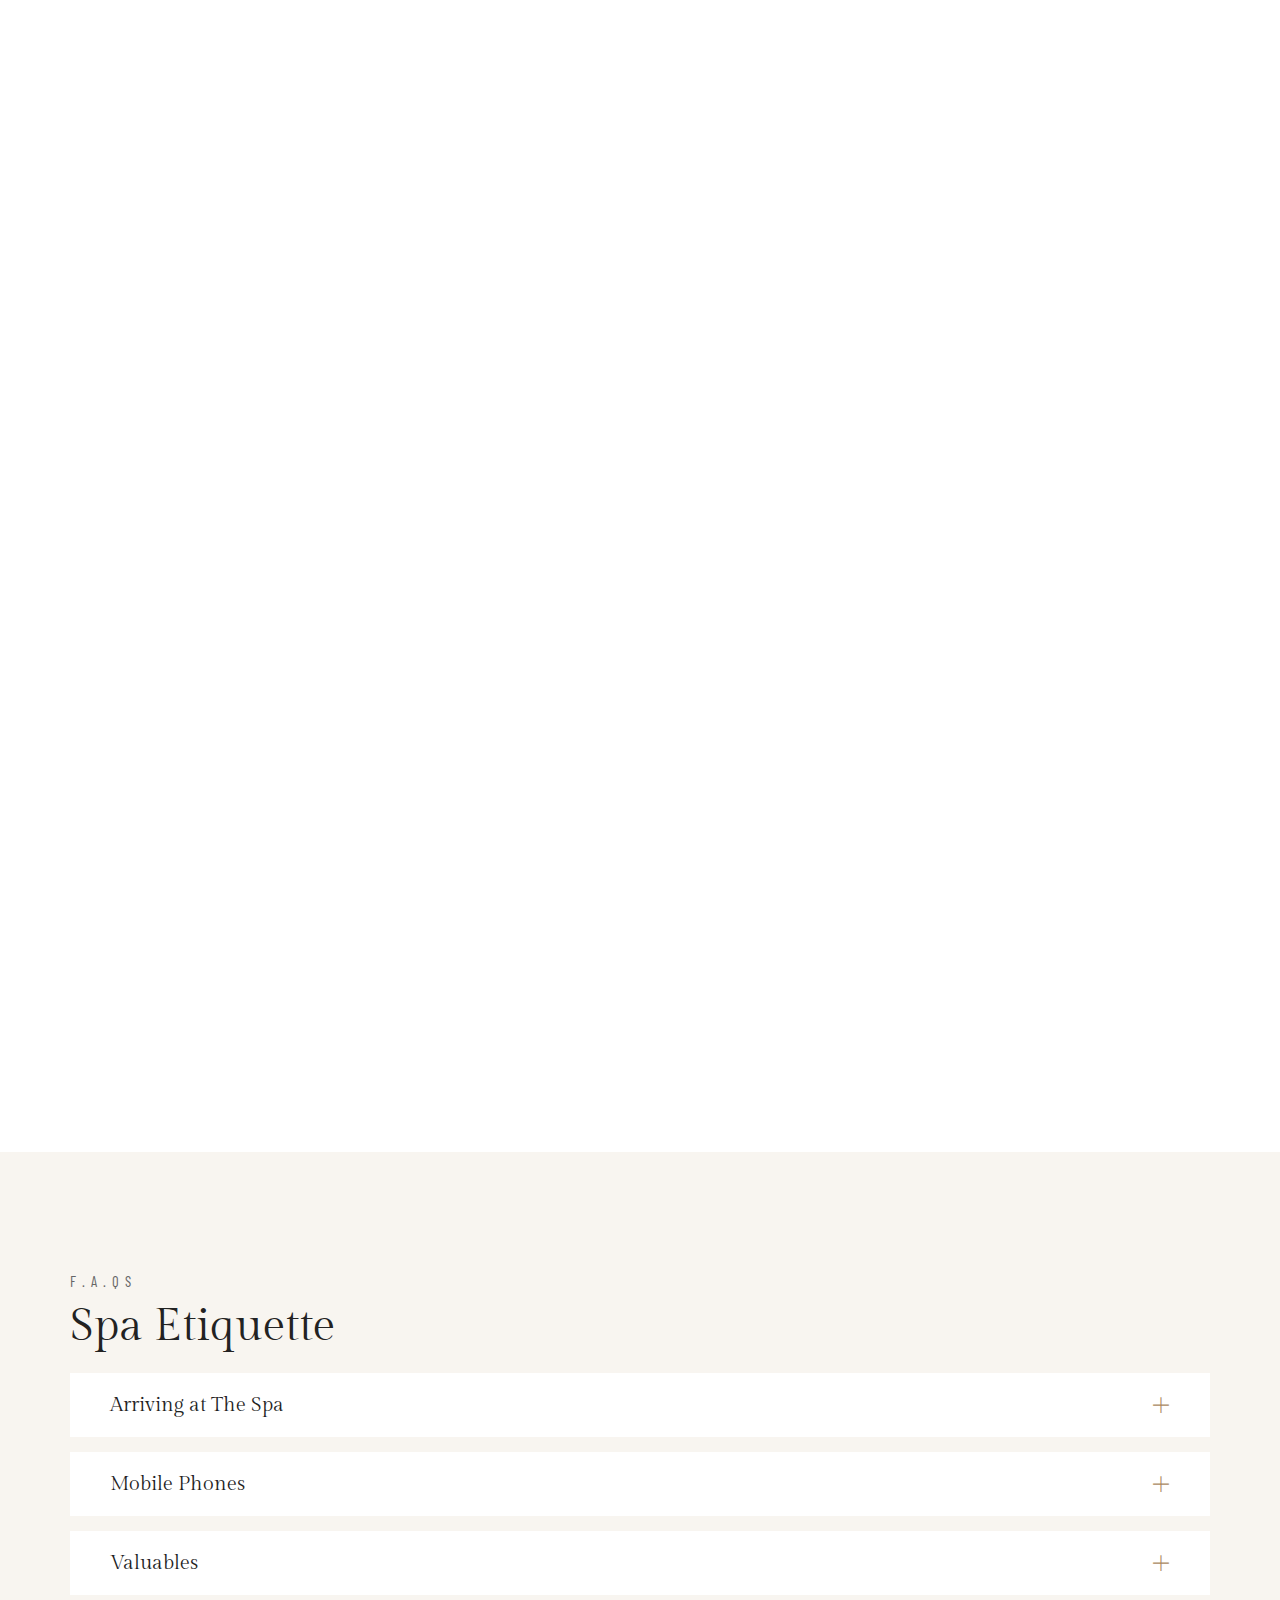
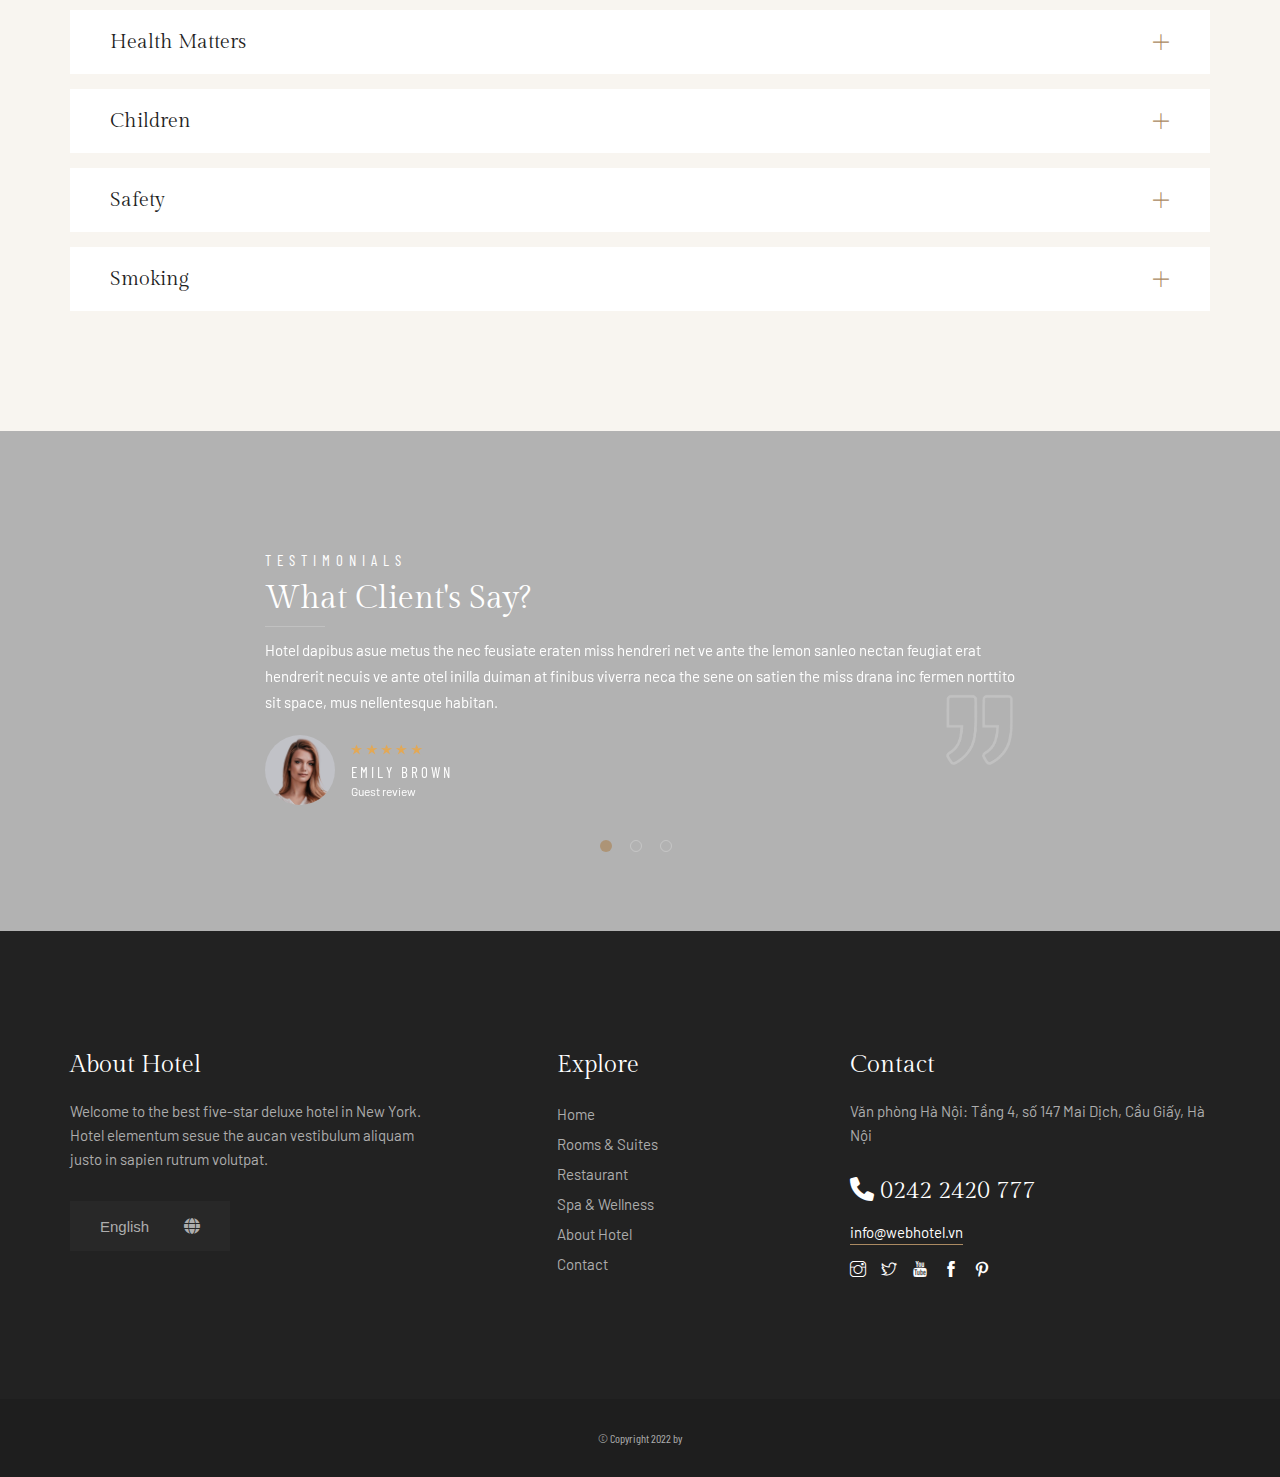
<file: assets/detail_page/spa/spa.html>
<!DOCTYPE html>
<html lang="en">
<head>
    <meta charset="UTF-8">
    <meta http-equiv="X-UA-Compatible" content="IE=edge">
    <meta name="viewport" content="width=device-width, initial-scale=1.0">
    <title>Document</title>
    <link rel="preconnect" href="https://fonts.googleapis.com">
    <link rel="preconnect" href="https://fonts.gstatic.com" crossorigin>
    <link href="https://fonts.googleapis.com/css2?family=Barlow:ital,wght@0,100;0,200;0,300;0,400;0,500;0,600;0,700;0,800;0,900;1,100;1,200;1,300;1,400;1,500;1,600;1,800;1,900&display=swap" rel="stylesheet">
    <link href="https://fonts.googleapis.com/css2?family=Barlow+Condensed:ital,wght@0,100;0,200;0,300;0,400;0,500;0,600;0,700;0,800;0,900;1,100;1,200;1,300;1,400;1,500;1,600;1,700;1,800;1,900&display=swap" rel="stylesheet">
    <link rel="preconnect" href="https://fonts.googleapis.com">
    <link rel="preconnect" href="https://fonts.gstatic.com" crossorigin>
    <link href="https://fonts.googleapis.com/css2?family=Gilda+Display&display=swap" rel="stylesheet">
    <link rel="stylesheet" href="../../../assets/font/fontawesome-free-6.1.1-web/css/all.css">
    <link rel="stylesheet" href="../../../assets/font/themify-icons/themify-icons.css">
    <link rel="stylesheet" href="../../../assets/slick/slick-1.8.1/slick/slick.css">
    <link rel="stylesheet" href="../../../assets/slick/slick-1.8.1/slick/slick-theme.css">
    <link rel="stylesheet" href="../../../assets/css/grid.css">
    <link rel="stylesheet" href="../../../assets/css/base.css">
    <link rel="stylesheet" href="./css/spa.css">
</head>
<body>
    <div id="room_detai">
        <div class="header" style="background-image: url(../../../assets/img/3\ \(3\).jpg)">
            <div class="grid wide header__nav-warp">
                <div class="header__nav">
                    <div class="grid wide header__nav-flex">
                        <div class="grid wide header__nav-flex mobile-tablet">
                            <a href="../../../index.html" class="header__nav-logo-link">
                                <img src="../../../assets/img/logo (1).png" alt="" class="header__nav-logo">
                            </a>
                            <ul class="header__nav-items">
                                <li class="header__nav-item">
                                    <a href="../../../index.html" class="header__nav-item-link">
                                        home
                                        <i class="fa-solid fa-angle-down"></i>
                                    </a>
                                    <!-- <ul class="header__nav-items-children">
                                        <li class="header__nav-item-children border-bottom">
                                            <a href="" class="header__nav-item-link-children">Home Layout 1</a>
                                        </li>
                                        <li class="header__nav-item-children border-bottom">
                                            <a href="" class="header__nav-item-link-children">Home Layout 2</a>
                                        </li>
                                        <li class="header__nav-item-children border-bottom">
                                            <a href="" class="header__nav-item-link-children">Home Layout 3</a>
                                        </li>
                                        <li class="header__nav-item-children">
                                            <a href="" class="header__nav-item-link-children">Home Layout 4</a>
                                        </li>
                                    </ul> -->
                                </li>
                                <li class="header__nav-item">
                                    <a href="../../../assets/detail_page/about/about.html" class="header__nav-item-link">About</a>
                                </li>
                                <li class="header__nav-item">
                                    <a href="../../../assets/detail_page/rooms/room_1/room_1.html" class="header__nav-item-link">
                                        Rooms & Suites
                                        <i class="fa-solid fa-angle-down"></i>
                                    </a>
                                    <ul class="header__nav-items-children">
                                        <li class="header__nav-item-children border-bottom">
                                            <a href="../../../assets/detail_page/rooms/room_1/room_1.html" class="header__nav-item-link-children">Rooms 1</a>
                                        </li>
                                        <li class="header__nav-item-children border-bottom">
                                            <a href="../../../assets/detail_page/rooms/room_2/room_2.html" class="header__nav-item-link-children">Rooms 2</a>
                                        </li>
                                        <li class="header__nav-item-children border-bottom">
                                            <a href="../../../assets/detail_page/rooms/room_3/room_3.html" class="header__nav-item-link-children">Rooms 3</a>
                                        </li>
                                        <li class="header__nav-item-children">
                                            <a href="../rooms/room_detail/room_detail.html" class="header__nav-item-link-children">Room Details</a>
                                        </li>
                                    </ul>
                                </li>
                                <li class="header__nav-item">
                                    <a href="../restaurant/restaurant.html" class="header__nav-item-link">Restaurant</a>
                                </li>
                                <li class="header__nav-item">
                                    <a href="#" class="header__nav-item-link active">Spa</a>
                                </li>
                                <li class="header__nav-item">
                                    <a href="../gallery/gallery.html" class="header__nav-item-link">Gallery</a>
                                </li>
                                <li class="header__nav-item">
                                    <a href="../news/news_1/news_1.html" class="header__nav-item-link">
                                        News
                                        <i class="fa-solid fa-angle-down"></i>
                                    </a>
                                    <ul class="header__nav-items-children">
                                        <li class="header__nav-item-children border-bottom">
                                            <a href="../news/news_1/news_1.html" class="header__nav-item-link-children">News 1</a>
                                        </li>
                                        <li class="header__nav-item-children border-bottom">
                                            <a href="../news/news_2/news_2.html" class="header__nav-item-link-children">News 2</a>
                                        </li>
                                        <li class="header__nav-item-children">
                                            <a href="../news/single_post/single_post.html" class="header__nav-item-link-children">Single Post</a>
                                        </li>
                                    </ul>
                                </li>
                                <li class="header__nav-item">
                                    <a href="../contact/contact.html" class="header__nav-item-link">Contact</a>
                                </li>
                            </ul>
                        </div>
                        <div class="header__nav-btn">
                            <i class="ti-menu"></i>
                        </div>
                    </div>
                </div>
                <a href="#container" class="header__nav-btn-down">
                    <i class="fa-solid fa-angle-down"></i>
                </a>
                <div class="header__nav-btn-slider">
                    <i class="header__nav-btn-slider-icon active"></i>
                    <i class="header__nav-btn-slider-icon"></i>
                    <i class="header__nav-btn-slider-icon"></i>
                </div>
            </div>
        </div>
        <!-- container -->
        <div id="container" class="container">
            <div class="container__spa-wellness">
                <div class="grid wide">
                    <div class="header__container-star">
                        <i class="star-rating"></i>
                        <i class="star-rating"></i>
                        <i class="star-rating"></i>
                        <i class="star-rating"></i>
                        <i class="star-rating"></i>
                    </div>
                    <h5>So Many Ways to Unwind</h5>
                    <h2>Spa & Wellness</h2>
                    <p>Interdum et malesuada fames ac ante ipsum primis in faucibus. Praesent volutpat nibh ac sodales sodales. Nunc tincidunt erat sed nisi faucibus, eget sagittis libero imperdiet. Nunc risus magna, imperdiet gravida ultricies in, aliquam a tortor. Vestibulum tristique posuere magna, quis elementum neque luctus non. Aenean sed arcu efficitur, commodo justo ut, accumsan massa. Vivamus ac risus in felis imperdiet mollis id sit amet odio. Vestibulum dignissim finibus diam a commodo. Nulla quis miss dururana egestas semper. In sit amet nunc sed felis lacinia tempus sed quis ipsum.</p>
                    <div class="container__contact-info-phone">
                        <span class="flaticon-call"></span>
                        <div class="container__contact-info-phone-wrap">
                            <p>Reservation</p>
                            <a href="">855 100 4444</a>
                        </div>
                    </div>
                </div>
            </div>
            <div class="container__view">
                <div class="grid wide">
                    <div class="row no-gutters mb-tb-30">
                        <div class="col l-6 m-12">
                            <div class="container__view-img">
                                <a href="" class="container__view-img-link">
                                    <img src="../../../assets/img/3 (3).jpg" alt="">
                                </a>
                            </div>
                        </div>
                        <div class="col l-6 m-12">
                            <div class="container__view-item">
                                <h5>Experiences</h5>
                                <h2>Spa Center</h2>
                                <p>Restaurant inilla duiman at elit finibus viverra nec a lacus themo the nesudea seneoice misuscipit non sagie the fermen ziverra tristiue duru the ivite dianne onen nivami acsestion augue artine.</p>
                                <a href="" class="container__view-btn"><span>Learn More</span></a>
                            </div>
                        </div>
                    </div>
                    <div class="row no-gutters mb-tb-30 row-reverse">
                        <div class="col l-6 m-12">
                            <div class="container__view-img">
                                <a href="" class="container__view-img-link">
                                    <img src="../../../assets/img/2 (4).jpg" alt="">
                                </a>
                            </div>
                        </div>
                        <div class="col l-6 m-12">
                            <div class="container__view-item">
                                <h5>Modern</h5>
                                <h2>Fitness Center</h2>
                                <p>Restaurant inilla duiman at elit finibus viverra nec a lacus themo the nesudea seneoice misuscipit non sagie the fermen ziverra tristiue duru the ivite dianne onen nivami acsestion augue artine.</p>
                                <a href="" class="container__view-btn"><span>Learn More</span></a>
                            </div>
                        </div>
                    </div>
                    <div class="row no-gutters">
                        <div class="col l-6 m-12">
                            <div class="container__view-img">
                                <a href="" class="container__view-img-link">
                                    <img src="../../../assets/img/1 (4).jpg" alt="">
                                </a>
                            </div>
                        </div>
                        <div class="col l-6 m-12">
                            <div class="container__view-item">
                                <h5>Experiences</h5>
                                <h2>The Health Club & Pool</h2>
                                <p>Restaurant inilla duiman at elit finibus viverra nec a lacus themo the nesudea seneoice misuscipit non sagie the fermen ziverra tristiue duru the ivite dianne onen nivami acsestion augue artine.</p>
                                <a href="" class="container__view-btn"><span>Learn More</span></a>
                            </div>
                        </div>
                    </div>
                </div>
            </div>
            <div class="container__spa-etiquette">
                <div class="grid wide">
                    <h5>F.A.Qs</h5>
                    <h2>Spa Etiquette</h2>
                    <ul class="container__spa-etiquette-wrap">
                        <li class="container__spa-etiquette-items mb-15">
                            <div class="container__spa-etiquette-item-title">
                                <h6>Arriving at The Spa</h6>
                                <i class="ti-plus container__spa-etiquette-btn open"></i>
                                <i class="ti-minus container__spa-etiquette-btn close"></i>
                            </div>
                            <p>Please arrive at The Spa 15 minutes prior to your scheduled treatment and enjoy the calm and serenity of The Spa atmosphere. Arriving late makes it necessary to curtail the time for your treatment.</p>
                        </li>
                        <li class="container__spa-etiquette-items mb-15">
                            <div class="container__spa-etiquette-item-title">
                                <h6>Mobile Phones</h6>
                                <i class="ti-plus container__spa-etiquette-btn open"></i>
                                <i class="ti-minus container__spa-etiquette-btn close"></i>
                            </div>
                            <p>Kindly refrain from using your mobile phone in The Spa premises. Please keep your mobile phone on silent mode at all times.</p>
                        </li>
                        <li class="container__spa-etiquette-items mb-15">
                            <div class="container__spa-etiquette-item-title">
                                <h6>Valuables</h6>
                                <i class="ti-plus container__spa-etiquette-btn open"></i>
                                <i class="ti-minus container__spa-etiquette-btn close"></i>
                            </div>
                            <p>We provide a secure place for your personal items inside The Spa complex. However, we do not accept liability for loss or damage. We recommend valuable items are stored inside the safe located in your hotel room/suite.</p>
                        </li>
                        <li class="container__spa-etiquette-items mb-15">
                            <div class="container__spa-etiquette-item-title">
                                <h6>Health Matters</h6>
                                <i class="ti-plus container__spa-etiquette-btn open"></i>
                                <i class="ti-minus container__spa-etiquette-btn close"></i>
                            </div>
                            <p>Please communicate health conditions such as high blood pressure and allergies, as well as pregnancy or any health-related concerns you may have when making your appointment. We do not recommend the consumption of alcohol before or directly after spa treatments or before using any facilities in the Spa and Health Club.</p>
                        </li>
                        <li class="container__spa-etiquette-items mb-15">
                            <div class="container__spa-etiquette-item-title">
                                <h6>Children</h6>
                                <i class="ti-plus container__spa-etiquette-btn open"></i>
                                <i class="ti-minus container__spa-etiquette-btn close"></i>
                            </div>
                            <p>The minimum age for entry to The Spa, The Health Club and the hydrothermal facilities is 16 years of age. Children under the age of 16 may use the hotel pool if they are accompanied by a parent/adult.</p>
                        </li>
                        <li class="container__spa-etiquette-items mb-15">
                            <div class="container__spa-etiquette-item-title">
                                <h6>Safety</h6>
                                <i class="ti-plus container__spa-etiquette-btn open"></i>
                                <i class="ti-minus container__spa-etiquette-btn close"></i>
                            </div>
                            <p>The max depth of the pool is 1.60 m. There is no lifeguard at the pool. Children may only use the pool if accompanied by an adult or parent/guardian.</p>
                        </li>
                        <li class="container__spa-etiquette-items">
                            <div class="container__spa-etiquette-item-title">
                                <h6>Smoking</h6>
                                <i class="ti-plus container__spa-etiquette-btn open"></i>
                                <i class="ti-minus container__spa-etiquette-btn close"></i>
                            </div>
                            <p>Kindly note that you are not allowed to smoke in The Spa, The Health Club or sauna area.</p>
                        </li>
                    </ul>
                </div>
            </div>
            <div class="container__comment" style="background-image: url(../../../assets/img/spa_img.jpg);">
                <div class="grid wide">
                    <div class="row">
                        <div class="col l-8 l-o-2 c-12">
                            <div class="container__comment-iteams">
                                <h5>Testimonials</h5>
                                <h2>What Client's Say?</h2>
                                <div class="grid">
                                    <div class="row comment-items">
                                        <div class="col c-12">
                                            <p>Hotel dapibus asue metus the nec feusiate eraten miss hendreri net ve ante the lemon sanleo nectan feugiat erat hendrerit necuis ve ante otel inilla duiman at finibus viverra neca the sene on satien the miss drana inc fermen norttito sit space, mus nellentesque habitan.</p>
                                            <div class="container__comment-warp">
                                                <div class="container__comment-info">
                                                    <img src="../../../assets/img/4 (1).jpg" alt="" class="container__comment-info-avt">
                                                    <div class="container__comment-info-text">
                                                        <div class="header__container-star">
                                                            <i class="star-rating"></i>
                                                            <i class="star-rating"></i>
                                                            <i class="star-rating"></i>
                                                            <i class="star-rating"></i>
                                                            <i class="star-rating"></i>
                                                        </div>
                                                        <p>Emily Brown</p>
                                                        <span>Guest review</span>
                                                    </div>
                                                </div>
                                                <img src="../../../assets/img/quot.png" alt="" class="container__comment-quot">
                                            </div>
                                        </div>
                                        <div class="col c-12">
                                            <p>Hotel dapibus asue metus the nec feusiate eraten miss hendreri net ve ante the lemon sanleo nectan feugiat erat hendrerit necuis ve ante otel inilla duiman at finibus viverra neca the sene on satien the miss drana inc fermen norttito sit space, mus nellentesque habitan.</p>
                                            <div class="container__comment-warp">
                                                <div class="container__comment-info">
                                                    <img src="../../../assets/img/1 (5).jpg" alt="" class="container__comment-info-avt">
                                                    <div class="container__comment-info-text">
                                                        <div class="header__container-star">
                                                            <i class="star-rating"></i>
                                                            <i class="star-rating"></i>
                                                            <i class="star-rating"></i>
                                                            <i class="star-rating"></i>
                                                            <i class="star-rating"></i>
                                                        </div>
                                                        <p>Emily Brown</p>
                                                        <span>Guest review</span>
                                                    </div>
                                                </div>
                                                <img src="../../../assets/img/quot.png" alt="" class="container__comment-quot">
                                            </div>
                                        </div>
                                        <div class="col c-12">
                                            <p>Hotel dapibus asue metus the nec feusiate eraten miss hendreri net ve ante the lemon sanleo nectan feugiat erat hendrerit necuis ve ante otel inilla duiman at finibus viverra neca the sene on satien the miss drana inc fermen norttito sit space, mus nellentesque habitan.</p>
                                            <div class="container__comment-warp">
                                                <div class="container__comment-info">
                                                    <img src="../../../assets/img/5.jpg" alt="" class="container__comment-info-avt">
                                                    <div class="container__comment-info-text">
                                                        <div class="header__container-star">
                                                            <i class="star-rating"></i>
                                                            <i class="star-rating"></i>
                                                            <i class="star-rating"></i>
                                                            <i class="star-rating"></i>
                                                            <i class="star-rating"></i>
                                                        </div>
                                                        <p>Emily Brown</p>
                                                        <span>Guest review</span>
                                                    </div>
                                                </div>
                                                <img src="../../../assets/img/quot.png" alt="" class="container__comment-quot">
                                            </div>
                                        </div>
                                    </div>
                                </div>
                            </div>
                        </div>
                    </div>
                </div>
            </div>
        </div>
        <div class="footer">
            <div class="footer-top">
                <div class="grid wide">
                    <div class="row">
                        <div class="col l-4 m-4 c-12 mb-mb-30">
                            <h5>About Hotel</h5>
                            <p>Welcome to the best five-star deluxe hotel in New York. Hotel elementum sesue the aucan vestibulum aliquam justo in sapien rutrum volutpat.</p>
                            <div class="footer-top__languague">
                                <select name="" id="">
                                    <option value="1">English</option>
                                    <option value="2">Việt Nam</option>
                                </select>
                                <i class="fa-solid fa-globe"></i>
                            </div>
                        </div>
                        <div class="col l-3 l-o-1 m-3 m-o-1 c-12 mb-mb-30">
                            <h5>Explore</h5>
                            <ul class="footer-top__items">
                                <li class="footer-top__item">
                                    <a href="" class="footer-top__item-link">Home</a>
                                </li>
                                <li class="footer-top__item">
                                    <a href="" class="footer-top__item-link">Rooms & Suites</a>
                                </li>
                                <li class="footer-top__item">
                                    <a href="" class="footer-top__item-link">Restaurant</a>
                                </li>
                                <li class="footer-top__item">
                                    <a href="" class="footer-top__item-link">Spa & Wellness</a>
                                </li>
                                <li class="footer-top__item">
                                    <a href="" class="footer-top__item-link">About Hotel</a>
                                </li>
                                <li class="footer-top__item">
                                    <a href="" class="footer-top__item-link">Contact</a>
                                </li>
                            </ul>
                        </div>
                        <div class="col l-4 m-4 c-12">
                            <h5>Contact</h5>
                            <p class="footer-top__address">Văn phòng Hà Nội: Tầng 4, số 147 Mai Dịch, Cầu Giấy, Hà Nội</p>
                            <a href="" class="footer-top__hotline">
                                <i class="fa-solid fa-phone"></i>
                                0242 2420 777
                            </a>
                            <a href="" class="footer-top__mail">info@webhotel.vn</a>
                            <div class="footer-top__social">
                                <a href="" class="">
                                    <i class="ti-instagram"></i>
                                </a>
                                <a href="">
                                    <i class="ti-twitter"></i>
                                </a>
                                <a href="">
                                    <i class="ti-youtube"></i>
                                </a>
                                <a href="">
                                    <i class="ti-facebook"></i>
                                </a>
                                <a href="">
                                    <i class="ti-pinterest"></i>
                                </a>
                            </div>
                        </div>
                    </div>
                </div>
            </div>
            <div class="footer-bottom">
                <p>© Copyright 2022 by </p>
            </div>
        </div>
    </div>
    <script src="../../../assets/jquery_321/jquery-3.2.1.js"></script>
    <script src="../../../assets/jquery_321/jquery-3.2.1.min.js"></script>
    <script src="../../../assets/slick/slick-1.8.1/slick/slick.js"></script>
    <script src="../../../assets/slick/slick-1.8.1/slick/slick.min.js"></script>
    <script src="./js/spa.js"></script>
</body>
</html>
</file>
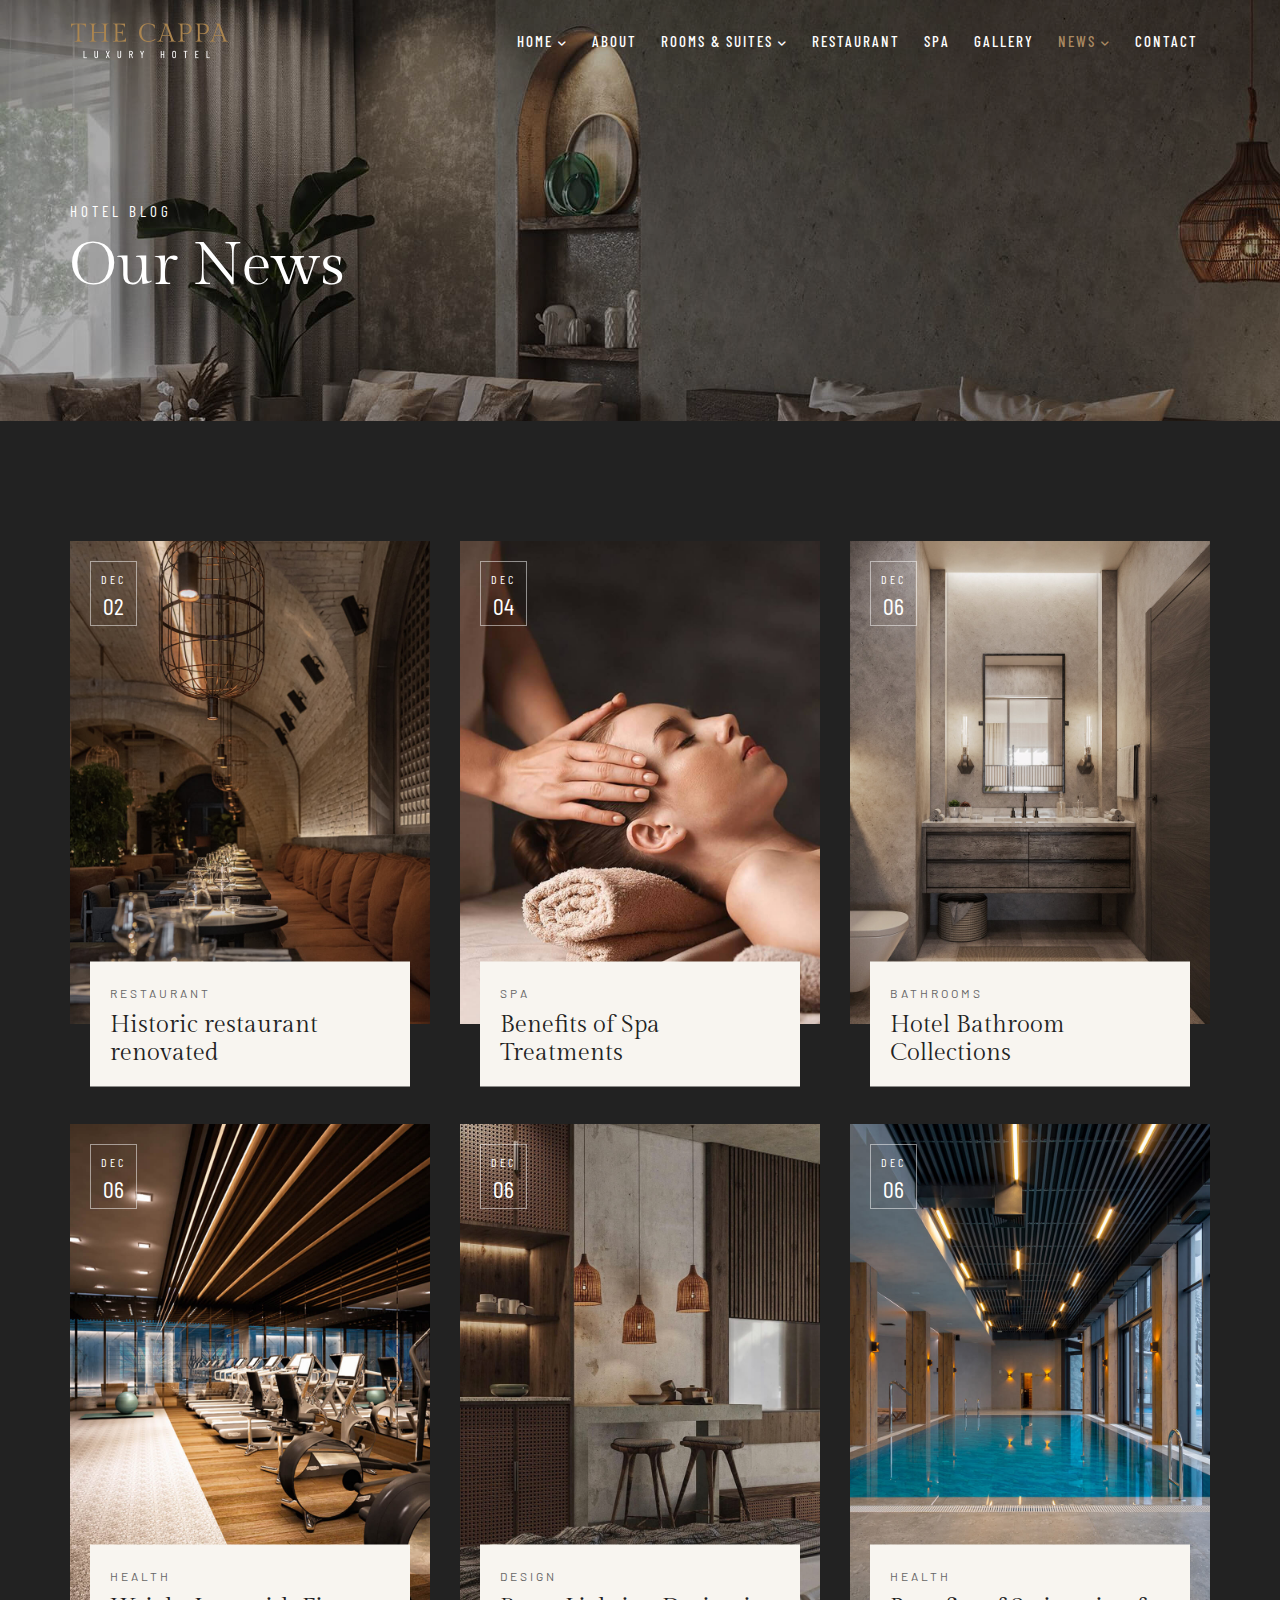
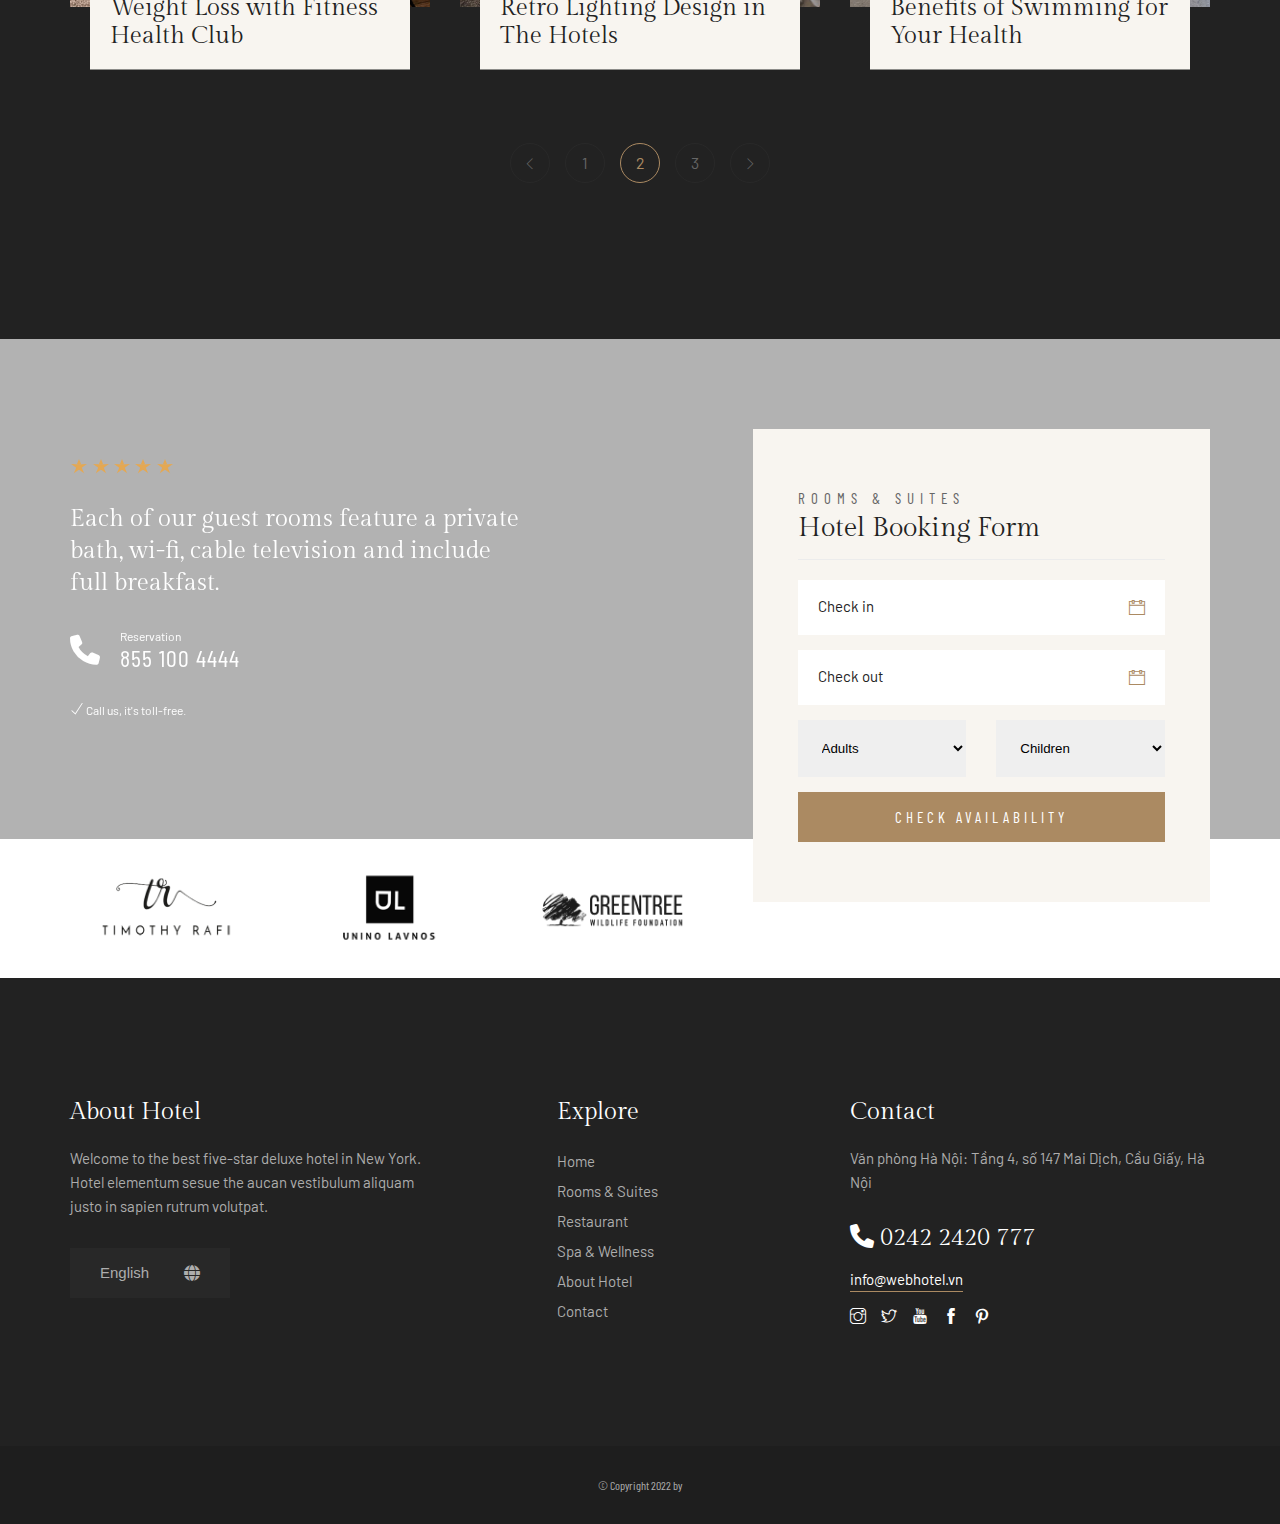
<file: assets/detail_page/news/news_1/news_1.html>
<!DOCTYPE html>
<html lang="en">
<head>
    <meta charset="UTF-8">
    <meta http-equiv="X-UA-Compatible" content="IE=edge">
    <meta name="viewport" content="width=device-width, initial-scale=1.0">
    <title>Document</title>
    <link rel="preconnect" href="https://fonts.googleapis.com">
    <link rel="preconnect" href="https://fonts.gstatic.com" crossorigin>
    <link href="https://fonts.googleapis.com/css2?family=Barlow:ital,wght@0,100;0,200;0,300;0,400;0,500;0,600;0,700;0,800;0,900;1,100;1,200;1,300;1,400;1,500;1,600;1,800;1,900&display=swap" rel="stylesheet">
    <link href="https://fonts.googleapis.com/css2?family=Barlow+Condensed:ital,wght@0,100;0,200;0,300;0,400;0,500;0,600;0,700;0,800;0,900;1,100;1,200;1,300;1,400;1,500;1,600;1,700;1,800;1,900&display=swap" rel="stylesheet">
    <link rel="preconnect" href="https://fonts.googleapis.com">
    <link rel="preconnect" href="https://fonts.gstatic.com" crossorigin>
    <link href="https://fonts.googleapis.com/css2?family=Gilda+Display&display=swap" rel="stylesheet">
    <link rel="stylesheet" href="../../../../assets/font/fontawesome-free-6.1.1-web/css/all.css">
    <link rel="stylesheet" href="../../../../assets/font/themify-icons/themify-icons.css">
    <link rel="stylesheet" href="../../../../assets/slick/slick-1.8.1/slick/slick.css">
    <link rel="stylesheet" href="../../../../assets/slick/slick-1.8.1/slick/slick-theme.css">
    <link rel="stylesheet" href="../../../../assets/css/grid.css">
    <link rel="stylesheet" href="../../../../assets/css/base.css">
    <link rel="stylesheet" href="./css/news_1.css">
</head>
<body>
    <div id="room_2">
        <div class="header" style="background-image: url(../../../../assets/img/rooms.jpg)">
            <div class="grid wide header__nav-warp">
                <div class="header__nav">
                    <div class="grid wide header__nav-flex">
                        <div class="grid wide header__nav-flex mobile-tablet">
                            <a href="../../../../index.html" class="header__nav-logo-link">
                                <img src="../../../../assets/img/logo (1).png" alt="" class="header__nav-logo">
                            </a>
                            <ul class="header__nav-items">
                                <li class="header__nav-item">
                                    <a href="../../../../index.html" class="header__nav-item-link">
                                        home
                                        <i class="fa-solid fa-angle-down"></i>
                                    </a>
                                    <!-- <ul class="header__nav-items-children">
                                        <li class="header__nav-item-children border-bottom">
                                            <a href="" class="header__nav-item-link-children">Home Layout 1</a>
                                        </li>
                                        <li class="header__nav-item-children border-bottom">
                                            <a href="" class="header__nav-item-link-children">Home Layout 2</a>
                                        </li>
                                        <li class="header__nav-item-children border-bottom">
                                            <a href="" class="header__nav-item-link-children">Home Layout 3</a>
                                        </li>
                                        <li class="header__nav-item-children">
                                            <a href="" class="header__nav-item-link-children">Home Layout 4</a>
                                        </li>
                                    </ul> -->
                                </li>
                                <li class="header__nav-item">
                                    <a href="../../about/about.html" class="header__nav-item-link">About</a>
                                </li>
                                <li class="header__nav-item">
                                    <a href="../../rooms/room_1/room_1.html" class="header__nav-item-link">
                                        Rooms & Suites
                                        <i class="fa-solid fa-angle-down"></i>
                                    </a>
                                    <ul class="header__nav-items-children">
                                        <li class="header__nav-item-children border-bottom">
                                            <a href="../../rooms/room_1/room_1.html" class="header__nav-item-link-children">Rooms 1</a>
                                        </li>
                                        <li class="header__nav-item-children border-bottom">
                                            <a href="../../rooms/room_2/room_2.html" class="header__nav-item-link-children">Rooms 2</a>
                                        </li>
                                        <li class="header__nav-item-children border-bottom">
                                            <a href="../../rooms/room_3/room_3.html" class="header__nav-item-link-children">Rooms 3</a>
                                        </li>
                                        <li class="header__nav-item-children">
                                            <a href="../../rooms/room_detail/room_detail.html" class="header__nav-item-link-children">Room Details</a>
                                        </li>
                                    </ul>
                                </li>
                                <li class="header__nav-item">
                                    <a href="../../restaurant/restaurant.html" class="header__nav-item-link">Restaurant</a>
                                </li>
                                <li class="header__nav-item">
                                    <a href="../../spa/spa.html" class="header__nav-item-link">Spa</a>
                                </li>
                                <li class="header__nav-item">
                                    <a href="../../gallery/gallery.html" class="header__nav-item-link">Gallery</a>
                                </li>
                                <li class="header__nav-item">
                                    <a href="#" class="header__nav-item-link active">
                                        News
                                        <i class="fa-solid fa-angle-down"></i>
                                    </a>
                                    <ul class="header__nav-items-children">
                                        <li class="header__nav-item-children border-bottom">
                                            <a href="#" class="header__nav-item-link-children active">News 1</a>
                                        </li>
                                        <li class="header__nav-item-children border-bottom">
                                            <a href="../news_2/news_2.html" class="header__nav-item-link-children">News 2</a>
                                        </li>
                                        <li class="header__nav-item-children">
                                            <a href="../single_post/single_post.html" class="header__nav-item-link-children">Single Post</a>
                                        </li>
                                    </ul>
                                </li>
                                <li class="header__nav-item">
                                    <a href="../../contact/contact.html" class="header__nav-item-link">Contact</a>
                                </li>
                            </ul>
                        </div>
                        <div class="header__nav-btn">
                            <i class="ti-menu"></i>
                        </div>
                    </div>
                </div>
                <div class="header__title">
                    <h2>HOTEL BLOG</h2>
                    <h1>Our News</h1>
                </div>
            </div>
        </div>
        <!-- container -->
        <div class="container">
            <div class="container__blogs">
                <div class="grid wide">
                    <div class="container__blog-items-wrap">
                        <div class="row">
                            <div class="col l-4 m-6 c-12">
                                <div class="container__blog-item">
                                    <div class="container__blog-item-img">
                                        <img src="../../../../assets/img/1 (3).jpg" alt="">
                                        <a href="" class="container__blog-item-img-date">
                                            <p>Dec</p>
                                            <span>02</span>
                                        </a>
                                    </div>
                                    <div class="container__blog-item-text">
                                        <a href="">
                                            Restaurant
                                            <h6>Historic restaurant renovated</h6>
                                        </a>
                                    </div>
                                </div>
                            </div>
                            <div class="col l-4 m-6 c-12">
                                <div class="container__blog-item">
                                    <div class="container__blog-item-img">
                                        <img src="../../../../assets/img/2 (3).jpg" alt="">
                                        <a href="" class="container__blog-item-img-date">
                                            <p>Dec</p>
                                            <span>04</span>
                                        </a>
                                    </div>
                                    <div class="container__blog-item-text">
                                        <a href="">
                                            Spa
                                            <h6>Benefits of Spa Treatments</h6>
                                        </a>
                                    </div>
                                </div>
                            </div>
                            <div class="col l-4 m-6 c-12">
                                <div class="container__blog-item">
                                    <div class="container__blog-item-img">
                                        <img src="../../../../assets/img/3 (2).jpg" alt="">
                                        <a href="" class="container__blog-item-img-date">
                                            <p>Dec</p>
                                            <span>06</span>
                                        </a>
                                    </div>
                                    <div class="container__blog-item-text">
                                        <a href="">
                                            Bathrooms
                                            <h6>Hotel Bathroom Collections</h6>
                                        </a>
                                    </div>
                                </div>
                            </div>
                            <div class="col l-4 m-6 c-12">
                                <div class="container__blog-item">
                                    <div class="container__blog-item-img">
                                        <img src="../../../../assets/img/4 (5).jpg" alt="">
                                        <a href="" class="container__blog-item-img-date">
                                            <p>Dec</p>
                                            <span>06</span>
                                        </a>
                                    </div>
                                    <div class="container__blog-item-text">
                                        <a href="">
                                            Health
                                            <h6>Weight Loss with Fitness Health Club</h6>
                                        </a>
                                    </div>
                                </div>
                            </div>
                            <div class="col l-4 m-6 c-12">
                                <div class="container__blog-item">
                                    <div class="container__blog-item-img">
                                        <img src="../../../../assets/img/6 (2).jpg" alt="">
                                        <a href="" class="container__blog-item-img-date">
                                            <p>Dec</p>
                                            <span>06</span>
                                        </a>
                                    </div>
                                    <div class="container__blog-item-text">
                                        <a href="">
                                            Design
                                            <h6>Retro Lighting Design in The Hotels</h6>
                                        </a>
                                    </div>
                                </div>
                            </div>
                            <div class="col l-4 m-6 c-12">
                                <div class="container__blog-item">
                                    <div class="container__blog-item-img">
                                        <img src="../../../../assets/img/5 (1).jpg" alt="">
                                        <a href="" class="container__blog-item-img-date">
                                            <p>Dec</p>
                                            <span>06</span>
                                        </a>
                                    </div>
                                    <div class="container__blog-item-text">
                                        <a href="">
                                            Health
                                            <h6>Benefits of Swimming for Your Health</h6>
                                        </a>
                                    </div>
                                </div>
                            </div>
                        </div>
                    </div>
                    <div class="container__blog-pages">
                        <ul class="container__blog-pages-wrap">
                            <li class="container__blog-pages-item">
                                <a href="" class="container__blog-pages-link"><i class="ti-angle-left"></i></a>
                            </li>
                            <li class="container__blog-pages-item">
                                <a href="" class="container__blog-pages-link">1</a>
                            </li>
                            <li class="container__blog-pages-item">
                                <a href="" class="container__blog-pages-link active">2</a>
                            </li>
                            <li class="container__blog-pages-item">
                                <a href="" class="container__blog-pages-link">3</a>
                            </li>
                            <li class="container__blog-pages-item">
                                <a href="" class="container__blog-pages-link"><i class="ti-angle-right"></i></a>
                            </li>
                        </ul>
                    </div>
                </div>
            </div>
            <div class="container__booking" style="background-image: url(../../../../assets/img/2\ \(2\).jpg);">
                <div class="container__booking-warp">
                    <div class="grid wide">
                        <div class="row height-300 height-tb-unset height-mb-unset">
                            <div class="col l-5 m-5 height-300 height-tb-unset c-12 height-mb-unset">
                                <div class="header__container-star">
                                    <i class="star-rating"></i>
                                    <i class="star-rating"></i>
                                    <i class="star-rating"></i>
                                    <i class="star-rating"></i>
                                    <i class="star-rating"></i>
                                </div>
                                <h6>Each of our guest rooms feature a private bath, wi-fi, cable television and include full breakfast.</h6>
                                <div class="container__experience-phone">
                                    <i class="fa-solid fa-phone"></i>
                                    <div class="container__experience-phone-number">
                                        <p>Reservation</p>
                                        <a href="">855 100 4444</a>
                                    </div>
                                </div>
                                <p>
                                    <i class="ti-check"></i>
                                    Call us, it's toll-free.
                                </p>
                            </div>
                            <div class="col l-5 l-o-2 m-7 c-12">
                                <form action="" class="container__booking-form">
                                    <h5>Rooms & Suites</h5>
                                    <h2>Hotel Booking Form</h2>
                                    <div class="container__booking-input-warp">
                                        <input type="text" placeholder="Check in" class="container__booking-input">
                                        <i class="ti-calendar"></i>
                                    </div>
                                    <div class="container__booking-input-warp">
                                        <input type="text" placeholder="Check out" class="container__booking-input">
                                        <i class="ti-calendar"></i>
                                    </div>
                                    <div class="container__booking-select p-right">
                                        <select name="" id="">
                                            <option class="container__booking-select-option" value="0">Adults</option>
                                            <option class="container__booking-select-option" value="1">1</option>
                                            <option class="container__booking-select-option" value="2">2</option>
                                            <option class="container__booking-select-option" value="3">3</option>
                                            <option class="container__booking-select-option" value="4">4</option>
                                        </select>
                                    </div>
                                    <div class="container__booking-select p-left">
                                        <select name="" id="">
                                            <option class="container__booking-select-option" value="0">Children</option>
                                            <option class="container__booking-select-option" value="1">1</option>
                                            <option class="container__booking-select-option" value="2">2</option>
                                            <option class="container__booking-select-option" value="3">3</option>
                                            <option class="container__booking-select-option" value="4">4</option>
                                        </select>
                                    </div>
                                    <button type="submit" class="container__booking-btn">Check Availability</button>
                                </form>
                            </div>
                        </div>
                    </div>
                </div>
            </div>
            <div class="container__clients">
                <div class="grid wide">
                    <div class="row">
                        <div class="col l-7 m-12 c-12">
                            <div class="container__clients-item-warp">
                                <div class="container__clients-item">
                                    <img src="../../../../assets/img/1.png" alt="">
                                    <img src="../../../../assets/img/2.png" alt="">
                                    <img src="../../../../assets/img/3.png" alt="">
                                    <img src="../../../../assets/img/4.png" alt="">
                                    <img src="../../../../assets/img/5.png" alt="">
                                    <img src="../../../../assets/img/6.png" alt="">
                                </div>
                            </div>
                        </div>
                    </div>
                </div>
            </div>
        </div>
        <div class="footer">
            <div class="footer-top">
                <div class="grid wide">
                    <div class="row">
                        <div class="col l-4 m-4 c-12 mb-mb-30">
                            <h5>About Hotel</h5>
                            <p>Welcome to the best five-star deluxe hotel in New York. Hotel elementum sesue the aucan vestibulum aliquam justo in sapien rutrum volutpat.</p>
                            <div class="footer-top__languague">
                                <select name="" id="">
                                    <option value="1">English</option>
                                    <option value="2">Việt Nam</option>
                                </select>
                                <i class="fa-solid fa-globe"></i>
                            </div>
                        </div>
                        <div class="col l-3 l-o-1 m-3 m-o-1 c-12 mb-mb-30">
                            <h5>Explore</h5>
                            <ul class="footer-top__items">
                                <li class="footer-top__item">
                                    <a href="" class="footer-top__item-link">Home</a>
                                </li>
                                <li class="footer-top__item">
                                    <a href="" class="footer-top__item-link">Rooms & Suites</a>
                                </li>
                                <li class="footer-top__item">
                                    <a href="" class="footer-top__item-link">Restaurant</a>
                                </li>
                                <li class="footer-top__item">
                                    <a href="" class="footer-top__item-link">Spa & Wellness</a>
                                </li>
                                <li class="footer-top__item">
                                    <a href="" class="footer-top__item-link">About Hotel</a>
                                </li>
                                <li class="footer-top__item">
                                    <a href="" class="footer-top__item-link">Contact</a>
                                </li>
                            </ul>
                        </div>
                        <div class="col l-4 m-4 c-12">
                            <h5>Contact</h5>
                            <p class="footer-top__address">Văn phòng Hà Nội: Tầng 4, số 147 Mai Dịch, Cầu Giấy, Hà Nội</p>
                            <a href="" class="footer-top__hotline">
                                <i class="fa-solid fa-phone"></i>
                                0242 2420 777
                            </a>
                            <a href="" class="footer-top__mail">info@webhotel.vn</a>
                            <div class="footer-top__social">
                                <a href="" class="">
                                    <i class="ti-instagram"></i>
                                </a>
                                <a href="">
                                    <i class="ti-twitter"></i>
                                </a>
                                <a href="">
                                    <i class="ti-youtube"></i>
                                </a>
                                <a href="">
                                    <i class="ti-facebook"></i>
                                </a>
                                <a href="">
                                    <i class="ti-pinterest"></i>
                                </a>
                            </div>
                        </div>
                    </div>
                </div>
            </div>
            <div class="footer-bottom">
                <p>© Copyright 2022 by </p>
            </div>
        </div>
    </div>
    <script src="../../../../assets/jquery_321/jquery-3.2.1.js"></script>
    <script src="../../../../assets/jquery_321/jquery-3.2.1.min.js"></script>
    <script src="../../../../assets/slick/slick-1.8.1/slick/slick.js"></script>
    <script src="../../../../assets/slick/slick-1.8.1/slick/slick.min.js"></script>
    <script src="./js/news_1.js"></script>
</body>
</html>
</file>
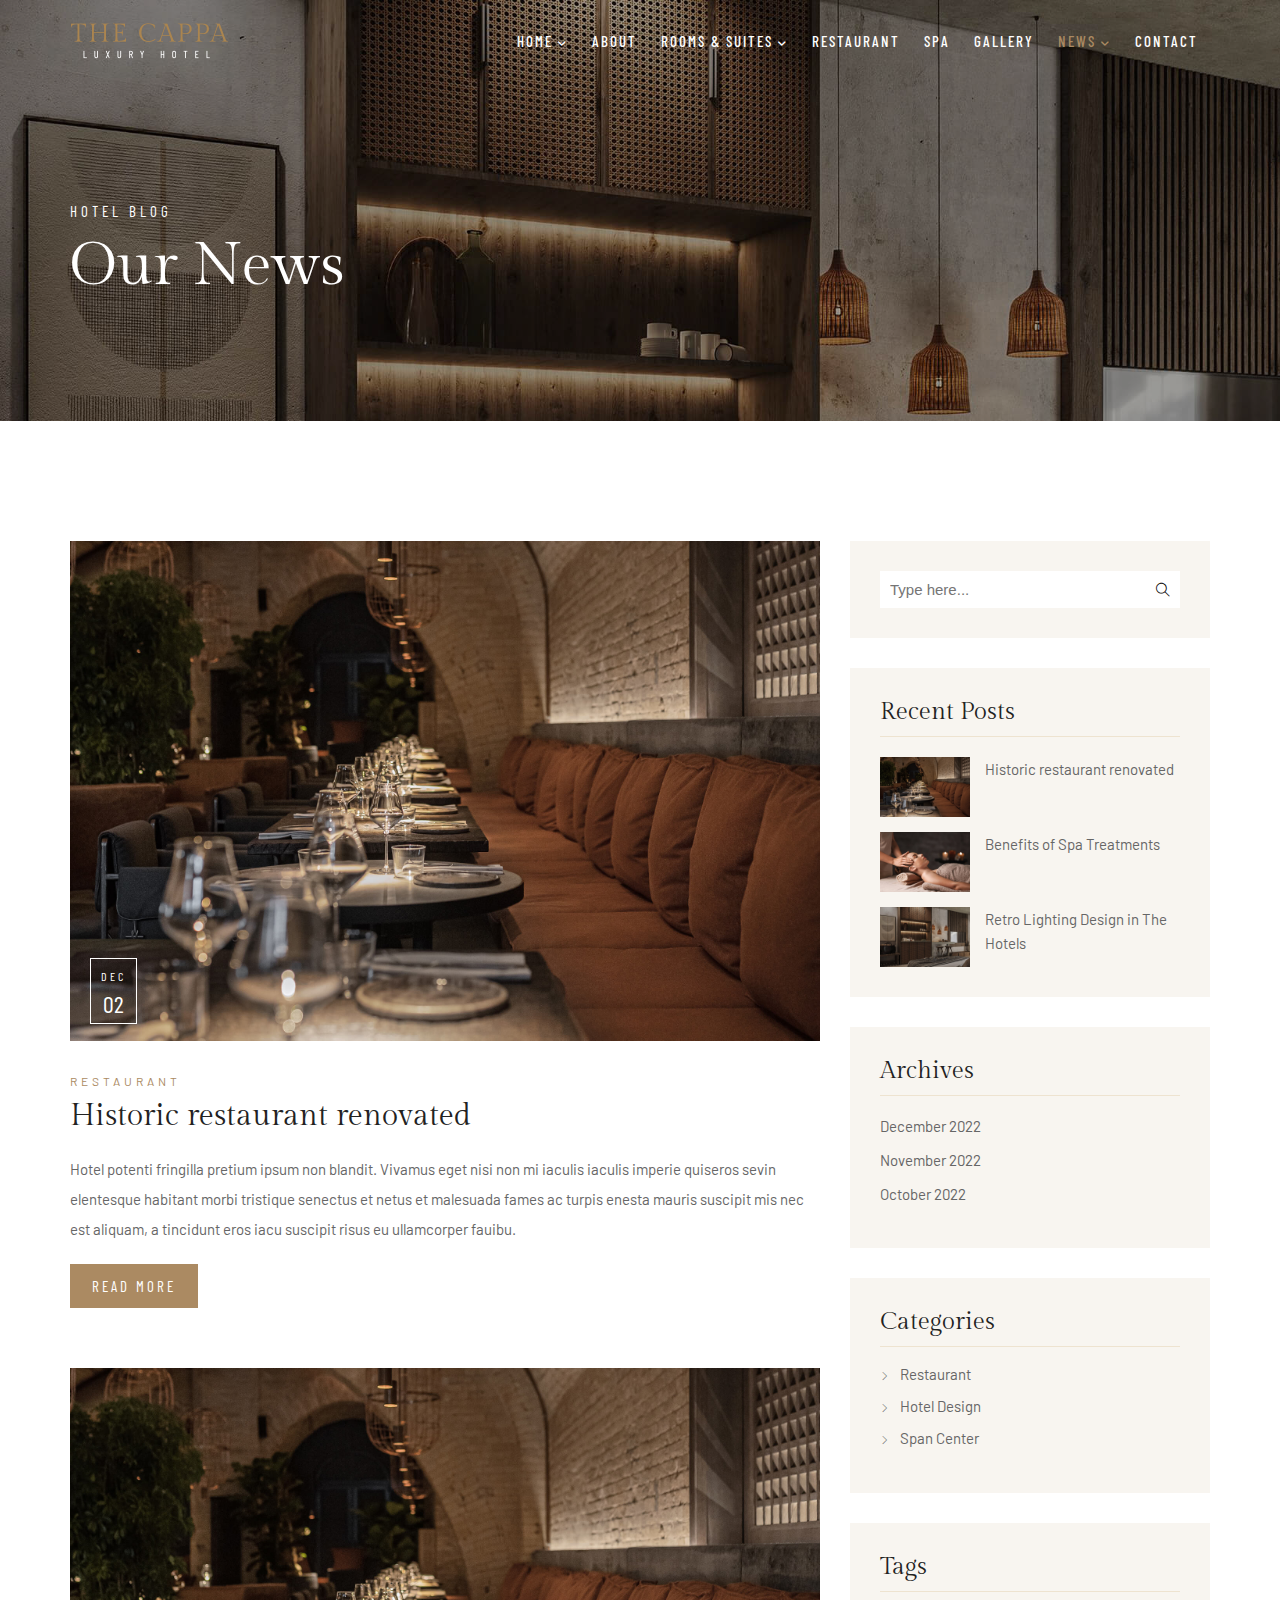
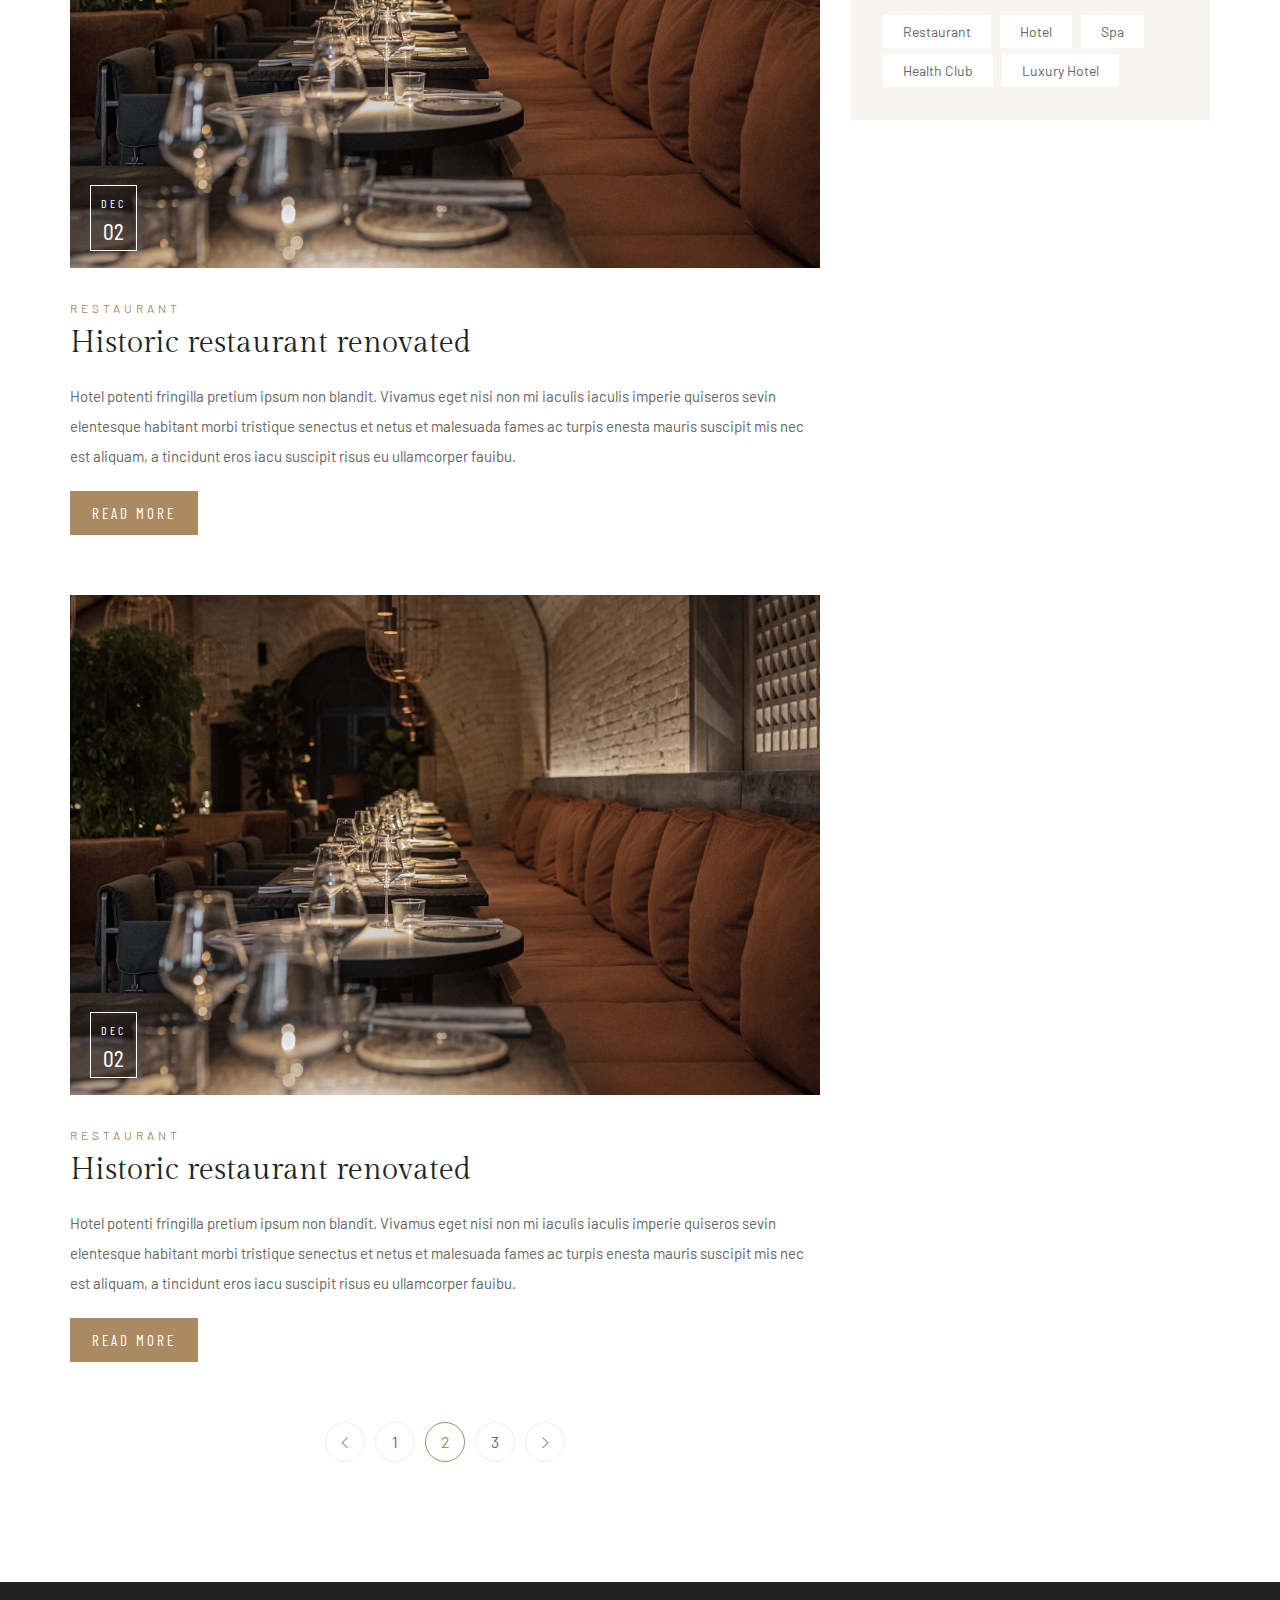
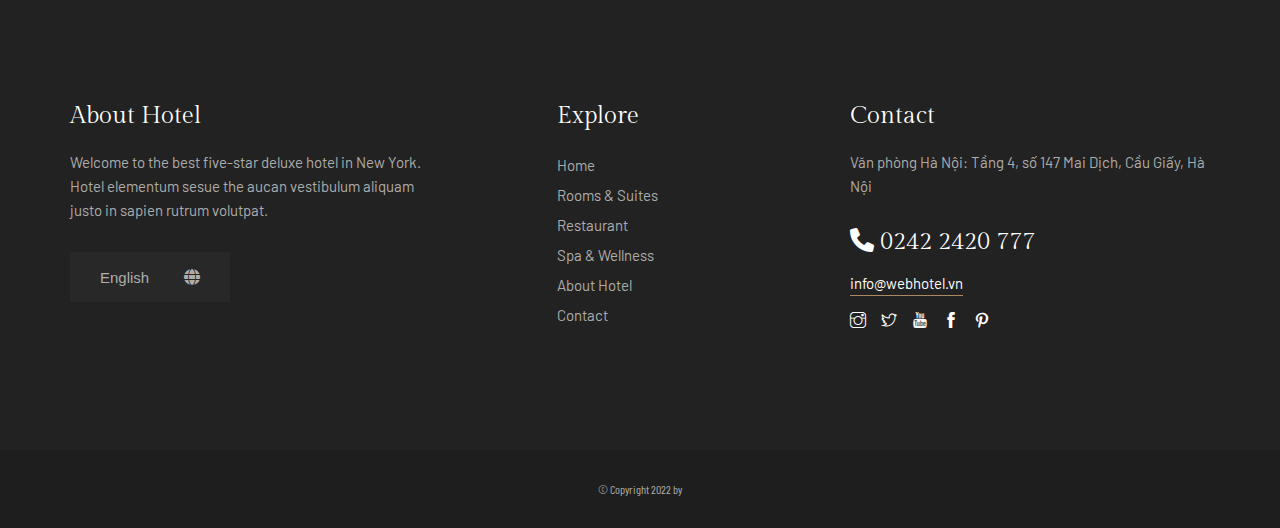
<file: assets/detail_page/news/news_2/news_2.html>
<!DOCTYPE html>
<html lang="en">
<head>
    <meta charset="UTF-8">
    <meta http-equiv="X-UA-Compatible" content="IE=edge">
    <meta name="viewport" content="width=device-width, initial-scale=1.0">
    <title>Document</title>
    <link rel="preconnect" href="https://fonts.googleapis.com">
    <link rel="preconnect" href="https://fonts.gstatic.com" crossorigin>
    <link href="https://fonts.googleapis.com/css2?family=Barlow:ital,wght@0,100;0,200;0,300;0,400;0,500;0,600;0,700;0,800;0,900;1,100;1,200;1,300;1,400;1,500;1,600;1,800;1,900&display=swap" rel="stylesheet">
    <link href="https://fonts.googleapis.com/css2?family=Barlow+Condensed:ital,wght@0,100;0,200;0,300;0,400;0,500;0,600;0,700;0,800;0,900;1,100;1,200;1,300;1,400;1,500;1,600;1,700;1,800;1,900&display=swap" rel="stylesheet">
    <link rel="preconnect" href="https://fonts.googleapis.com">
    <link rel="preconnect" href="https://fonts.gstatic.com" crossorigin>
    <link href="https://fonts.googleapis.com/css2?family=Gilda+Display&display=swap" rel="stylesheet">
    <link rel="stylesheet" href="../../../../assets/font/fontawesome-free-6.1.1-web/css/all.css">
    <link rel="stylesheet" href="../../../../assets/font/themify-icons/themify-icons.css">
    <link rel="stylesheet" href="../../../../assets/slick/slick-1.8.1/slick/slick.css">
    <link rel="stylesheet" href="../../../../assets/slick/slick-1.8.1/slick/slick-theme.css">
    <link rel="stylesheet" href="../../../../assets/css/grid.css">
    <link rel="stylesheet" href="../../../../assets/css/base.css">
    <link rel="stylesheet" href="./css/news_2.css">
</head>
<body>
    <div id="room_2">
        <div class="header" style="background-image: url('../../../../assets/img/7\ \(1\).jpg')">
            <div class="grid wide header__nav-warp">
                <div class="header__nav">
                    <div class="grid wide header__nav-flex">
                        <div class="grid wide header__nav-flex mobile-tablet">
                            <a href="../../../../index.html" class="header__nav-logo-link">
                                <img src="../../../../assets/img/logo (1).png" alt="" class="header__nav-logo">
                            </a>
                            <ul class="header__nav-items">
                                <li class="header__nav-item">
                                    <a href="../../../../index.html" class="header__nav-item-link">
                                        home
                                        <i class="fa-solid fa-angle-down"></i>
                                    </a>
                                    <!-- <ul class="header__nav-items-children">
                                        <li class="header__nav-item-children border-bottom">
                                            <a href="" class="header__nav-item-link-children">Home Layout 1</a>
                                        </li>
                                        <li class="header__nav-item-children border-bottom">
                                            <a href="" class="header__nav-item-link-children">Home Layout 2</a>
                                        </li>
                                        <li class="header__nav-item-children border-bottom">
                                            <a href="" class="header__nav-item-link-children">Home Layout 3</a>
                                        </li>
                                        <li class="header__nav-item-children">
                                            <a href="" class="header__nav-item-link-children">Home Layout 4</a>
                                        </li>
                                    </ul> -->
                                </li>
                                <li class="header__nav-item">
                                    <a href="../../about/about.html" class="header__nav-item-link">About</a>
                                </li>
                                <li class="header__nav-item">
                                    <a href="../../rooms/room_1/room_1.html" class="header__nav-item-link">
                                        Rooms & Suites
                                        <i class="fa-solid fa-angle-down"></i>
                                    </a>
                                    <ul class="header__nav-items-children">
                                        <li class="header__nav-item-children border-bottom">
                                            <a href="../../rooms/room_1/room_1.html" class="header__nav-item-link-children">Rooms 1</a>
                                        </li>
                                        <li class="header__nav-item-children border-bottom">
                                            <a href="../../rooms/room_2/room_2.html" class="header__nav-item-link-children">Rooms 2</a>
                                        </li>
                                        <li class="header__nav-item-children border-bottom">
                                            <a href="../../rooms/room_3/room_3.html" class="header__nav-item-link-children">Rooms 3</a>
                                        </li>
                                        <li class="header__nav-item-children">
                                            <a href="../../rooms/room_detail/room_detail.html" class="header__nav-item-link-children">Room Details</a>
                                        </li>
                                    </ul>
                                </li>
                                <li class="header__nav-item">
                                    <a href="../../restaurant/restaurant.html" class="header__nav-item-link">Restaurant</a>
                                </li>
                                <li class="header__nav-item">
                                    <a href="../../spa/spa.html" class="header__nav-item-link">Spa</a>
                                </li>
                                <li class="header__nav-item">
                                    <a href="../../gallery/gallery.html" class="header__nav-item-link">Gallery</a>
                                </li>
                                <li class="header__nav-item">
                                    <a href="../news_1/news_1.html" class="header__nav-item-link active">
                                        News
                                        <i class="fa-solid fa-angle-down"></i>
                                    </a>
                                    <ul class="header__nav-items-children">
                                        <li class="header__nav-item-children border-bottom">
                                            <a href="../news_1/news_1.html" class="header__nav-item-link-children">News 1</a>
                                        </li>
                                        <li class="header__nav-item-children border-bottom">
                                            <a href="#" class="header__nav-item-link-children active">News 2</a>
                                        </li>
                                        <li class="header__nav-item-children">
                                            <a href="../single_post/single_post.html" class="header__nav-item-link-children">Single Post</a>
                                        </li>
                                    </ul>
                                </li>
                                <li class="header__nav-item">
                                    <a href="../../contact/contact.html" class="header__nav-item-link">Contact</a>
                                </li>
                            </ul>
                        </div>
                        <div class="header__nav-btn">
                            <i class="ti-menu"></i>
                        </div>
                    </div>
                </div>
                <div class="header__title">
                    <h2>HOTEL BLOG</h2>
                    <h1>Our News</h1>
                </div>
            </div>
        </div>
        <!-- container -->
        <div class="container">
            <div class="container__news-wrap">
                <div class="grid wide">
                    <div class="row">
                        <div class="col l-8 m-8 c-12">
                            <div class="container__news-items mb-30">
                                <a href="" class="container__news-items-img">
                                    <img src="../../../../assets/img/2 (6).jpg" alt="">
                                    <div class="container__news-items-img-time">
                                        <p>Dec</p>
                                        <span>02</span>
                                    </div>
                                </a>
                                <div class="container__news-item-wrapper">
                                    <h5>Restaurant</h5>
                                    <h2>Historic restaurant renovated</h2>
                                    <p>Hotel potenti fringilla pretium ipsum non blandit. Vivamus eget nisi non mi iaculis iaculis imperie quiseros sevin elentesque habitant morbi tristique senectus et netus et malesuada fames ac turpis enesta mauris suscipit mis nec est aliquam, a tincidunt eros iacu suscipit risus eu ullamcorper fauibu.</p>
                                    <a href="" class="container__news-items-btn">
                                        <span>read more</span>
                                    </a>
                                </div>
                            </div>
                            <div class="container__news-items mb-30">
                                <a href="" class="container__news-items-img">
                                    <img src="../../../../assets/img/2 (6).jpg" alt="">
                                    <div class="container__news-items-img-time">
                                        <p>Dec</p>
                                        <span>02</span>
                                    </div>
                                </a>
                                <div class="container__news-item-wrapper">
                                    <h5>Restaurant</h5>
                                    <h2>Historic restaurant renovated</h2>
                                    <p>Hotel potenti fringilla pretium ipsum non blandit. Vivamus eget nisi non mi iaculis iaculis imperie quiseros sevin elentesque habitant morbi tristique senectus et netus et malesuada fames ac turpis enesta mauris suscipit mis nec est aliquam, a tincidunt eros iacu suscipit risus eu ullamcorper fauibu.</p>
                                    <a href="" class="container__news-items-btn">
                                        <span>read more</span>
                                    </a>
                                </div>
                            </div>
                            <div class="container__news-items mb-30">
                                <a href="" class="container__news-items-img">
                                    <img src="../../../../assets/img/2 (6).jpg" alt="">
                                    <div class="container__news-items-img-time">
                                        <p>Dec</p>
                                        <span>02</span>
                                    </div>
                                </a>
                                <div class="container__news-item-wrapper">
                                    <h5>Restaurant</h5>
                                    <h2>Historic restaurant renovated</h2>
                                    <p>Hotel potenti fringilla pretium ipsum non blandit. Vivamus eget nisi non mi iaculis iaculis imperie quiseros sevin elentesque habitant morbi tristique senectus et netus et malesuada fames ac turpis enesta mauris suscipit mis nec est aliquam, a tincidunt eros iacu suscipit risus eu ullamcorper fauibu.</p>
                                    <a href="" class="container__news-items-btn">
                                        <span>read more</span>
                                    </a>
                                </div>
                            </div>
                            <div class="container__news-item-pages mb-mb-30">
                                <ul class="container__news-item-pages-wrap">
                                    <li class="container__news-item-pages-item">
                                        <a href="" class="container__news-item-pages-link"><i class="ti-angle-left"></i></a>
                                    </li>
                                    <li class="container__news-item-pages-item">
                                        <a href="" class="container__news-item-pages-link">1</a>
                                    </li>
                                    <li class="container__news-item-pages-item">
                                        <a href="" class="container__news-item-pages-link active">2</a>
                                    </li>
                                    <li class="container__news-item-pages-item">
                                        <a href="" class="container__news-item-pages-link">3</a>
                                    </li>
                                    <li class="container__news-item-pages-item">
                                        <a href="" class="container__news-item-pages-link"><i class="ti-angle-right"></i></a>
                                    </li>
                                </ul>
                            </div>
                        </div>
                        <div class="col l-4 m-4 c-12">
                            <div class="container__news-search">
                                <div class="container__news-search-input">
                                    <input type="text" name="" id="" placeholder="Type here...">
                                    <i class="ti-search"></i>
                                </div>
                            </div>
                            <div class="container__news-posts">
                                <h3>Recent Posts</h3>
                                <div class="container__news-posts-items mb-15">
                                    <img src="../../../../assets/img/2 (6).jpg" alt="">
                                    <a href="" class="">Historic restaurant renovated</a>
                                </div>
                                <div class="container__news-posts-items mb-15">
                                    <img src="../../../../assets/img/3 (3).jpg" alt="">
                                    <a href="" class="">Benefits of Spa Treatments</a>
                                </div>
                                <div class="container__news-posts-items">
                                    <img src="../../../../assets/img/7.jpg" alt="">
                                    <a href="" class="">Retro Lighting Design in The Hotels</a>
                                </div>
                            </div>
                            <div class="container__news-archives">
                                <h3>Archives</h3>
                                <ul>
                                    <li>
                                        <a href="">December 2022</a>
                                    </li>
                                    <li>
                                        <a href="">November 2022</a>
                                    </li>
                                    <li>
                                        <a href="">October 2022</a>
                                    </li>
                                </ul>
                            </div>
                            <div class="container__news-categories">
                                <h3>Categories</h3>
                                <ul>
                                    <li>
                                        <a href="">
                                            <i class="ti-angle-right"></i>
                                            Restaurant
                                        </a>
                                    </li>
                                    <li>
                                        <a href="">
                                            <i class="ti-angle-right"></i>
                                            Hotel Design
                                        </a>
                                    </li>
                                    <li>
                                        <a href="">
                                            <i class="ti-angle-right"></i>
                                            Span Center
                                        </a>
                                    </li>
                                </ul>
                            </div>
                            <div class="container__news-tags">
                                <h3>Tags</h3>
                                <ul>
                                    <li>
                                        <a href="">Restaurant</a>
                                    </li>
                                    <li>
                                        <a href="">Hotel</a>
                                    </li>
                                    <li>
                                        <a href="">Spa</a>
                                    </li>
                                    <li>
                                        <a href="">Health Club</a>
                                    </li>
                                    <li>
                                        <a href="">Luxury Hotel</a>
                                    </li>
                                </ul>
                            </div>
                        </div>
                    </div>
                </div>
            </div>
        </div>
        <div class="footer">
            <div class="footer-top">
                <div class="grid wide">
                    <div class="row">
                        <div class="col l-4 m-4 c-12 mb-mb-30">
                            <h5>About Hotel</h5>
                            <p>Welcome to the best five-star deluxe hotel in New York. Hotel elementum sesue the aucan vestibulum aliquam justo in sapien rutrum volutpat.</p>
                            <div class="footer-top__languague">
                                <select name="" id="">
                                    <option value="1">English</option>
                                    <option value="2">Việt Nam</option>
                                </select>
                                <i class="fa-solid fa-globe"></i>
                            </div>
                        </div>
                        <div class="col l-3 l-o-1 m-3 m-o-1 c-12 mb-mb-30">
                            <h5>Explore</h5>
                            <ul class="footer-top__items">
                                <li class="footer-top__item">
                                    <a href="" class="footer-top__item-link">Home</a>
                                </li>
                                <li class="footer-top__item">
                                    <a href="" class="footer-top__item-link">Rooms & Suites</a>
                                </li>
                                <li class="footer-top__item">
                                    <a href="" class="footer-top__item-link">Restaurant</a>
                                </li>
                                <li class="footer-top__item">
                                    <a href="" class="footer-top__item-link">Spa & Wellness</a>
                                </li>
                                <li class="footer-top__item">
                                    <a href="" class="footer-top__item-link">About Hotel</a>
                                </li>
                                <li class="footer-top__item">
                                    <a href="" class="footer-top__item-link">Contact</a>
                                </li>
                            </ul>
                        </div>
                        <div class="col l-4 m-4 c-12">
                            <h5>Contact</h5>
                            <p class="footer-top__address">Văn phòng Hà Nội: Tầng 4, số 147 Mai Dịch, Cầu Giấy, Hà Nội</p>
                            <a href="" class="footer-top__hotline">
                                <i class="fa-solid fa-phone"></i>
                                0242 2420 777
                            </a>
                            <a href="" class="footer-top__mail">info@webhotel.vn</a>
                            <div class="footer-top__social">
                                <a href="" class="">
                                    <i class="ti-instagram"></i>
                                </a>
                                <a href="">
                                    <i class="ti-twitter"></i>
                                </a>
                                <a href="">
                                    <i class="ti-youtube"></i>
                                </a>
                                <a href="">
                                    <i class="ti-facebook"></i>
                                </a>
                                <a href="">
                                    <i class="ti-pinterest"></i>
                                </a>
                            </div>
                        </div>
                    </div>
                </div>
            </div>
            <div class="footer-bottom">
                <p>© Copyright 2022 by </p>
            </div>
        </div>
    </div>
    <script src="../../../../assets/jquery_321/jquery-3.2.1.js"></script>
    <script src="../../../../assets/jquery_321/jquery-3.2.1.min.js"></script>
    <script src="../../../../assets/slick/slick-1.8.1/slick/slick.js"></script>
    <script src="../../../../assets/slick/slick-1.8.1/slick/slick.min.js"></script>
    <script src="./js/news_2.js"></script>
</body>
</html>
</file>
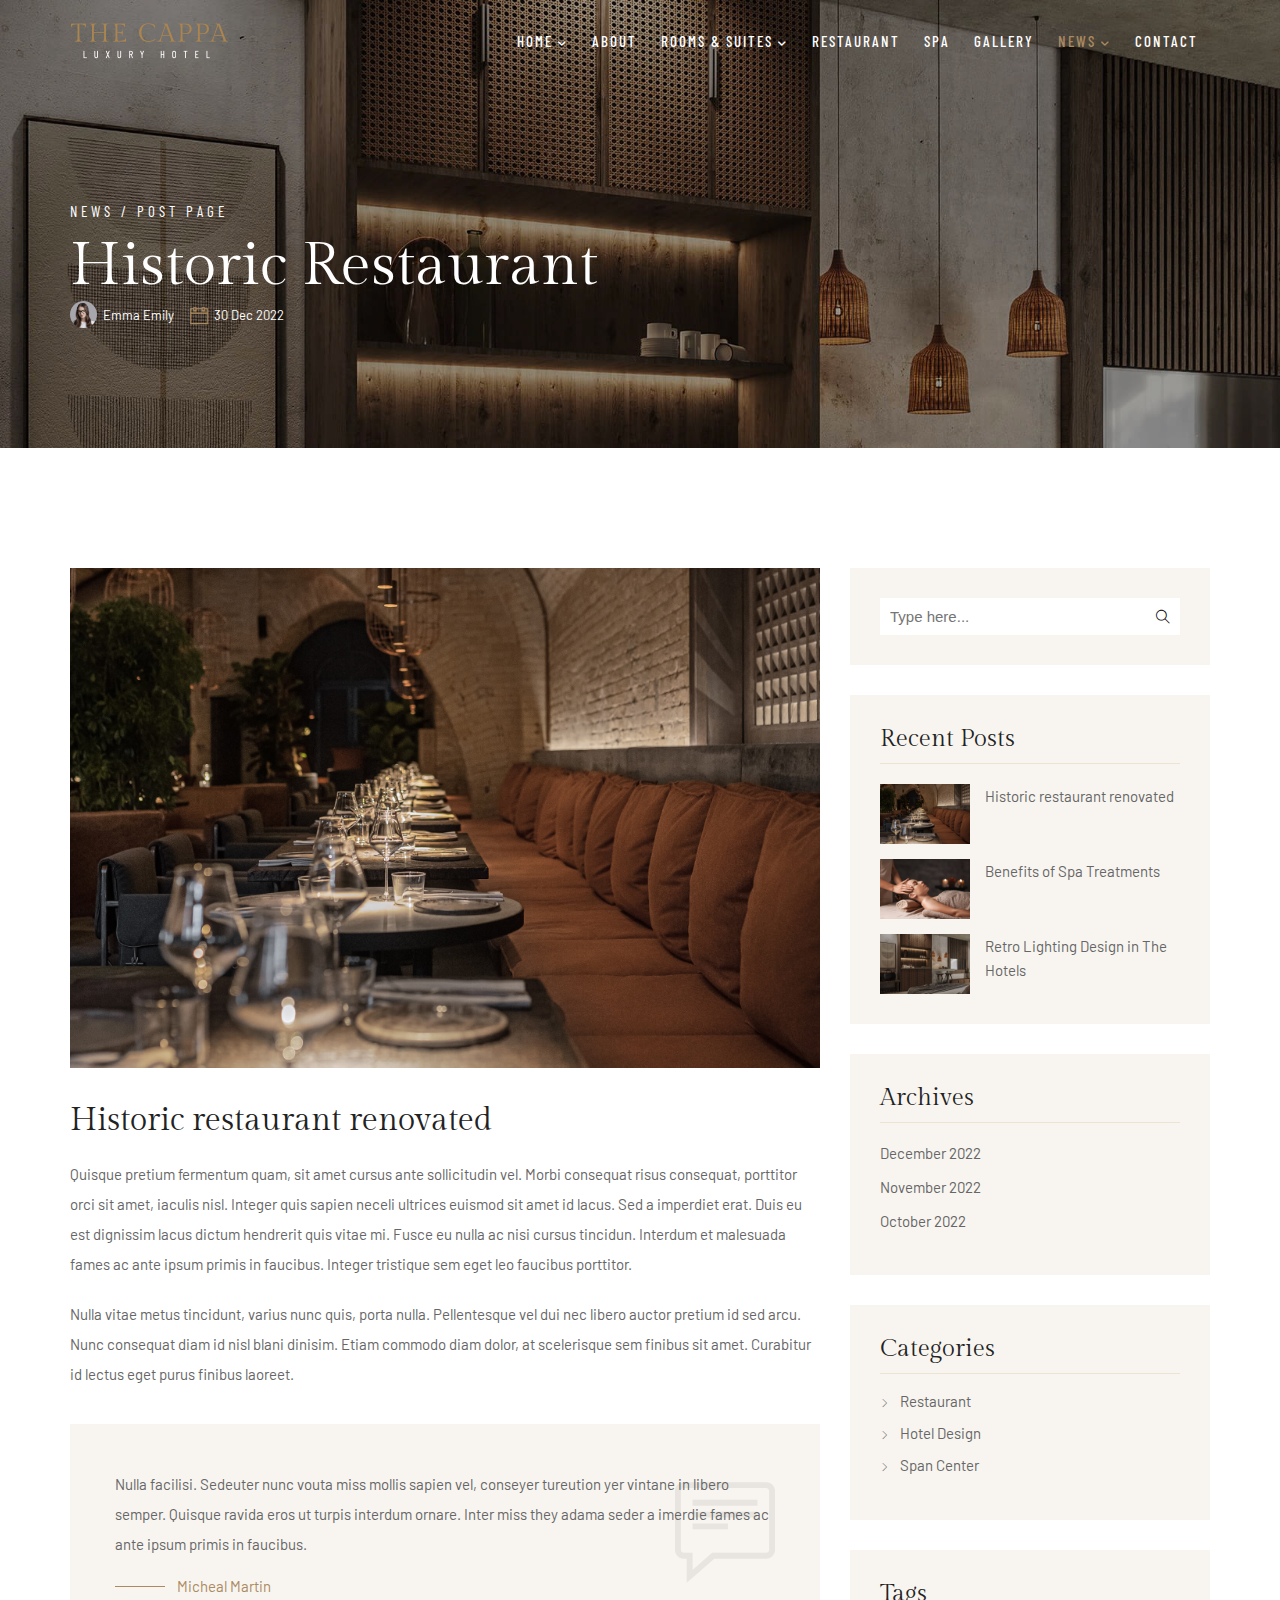
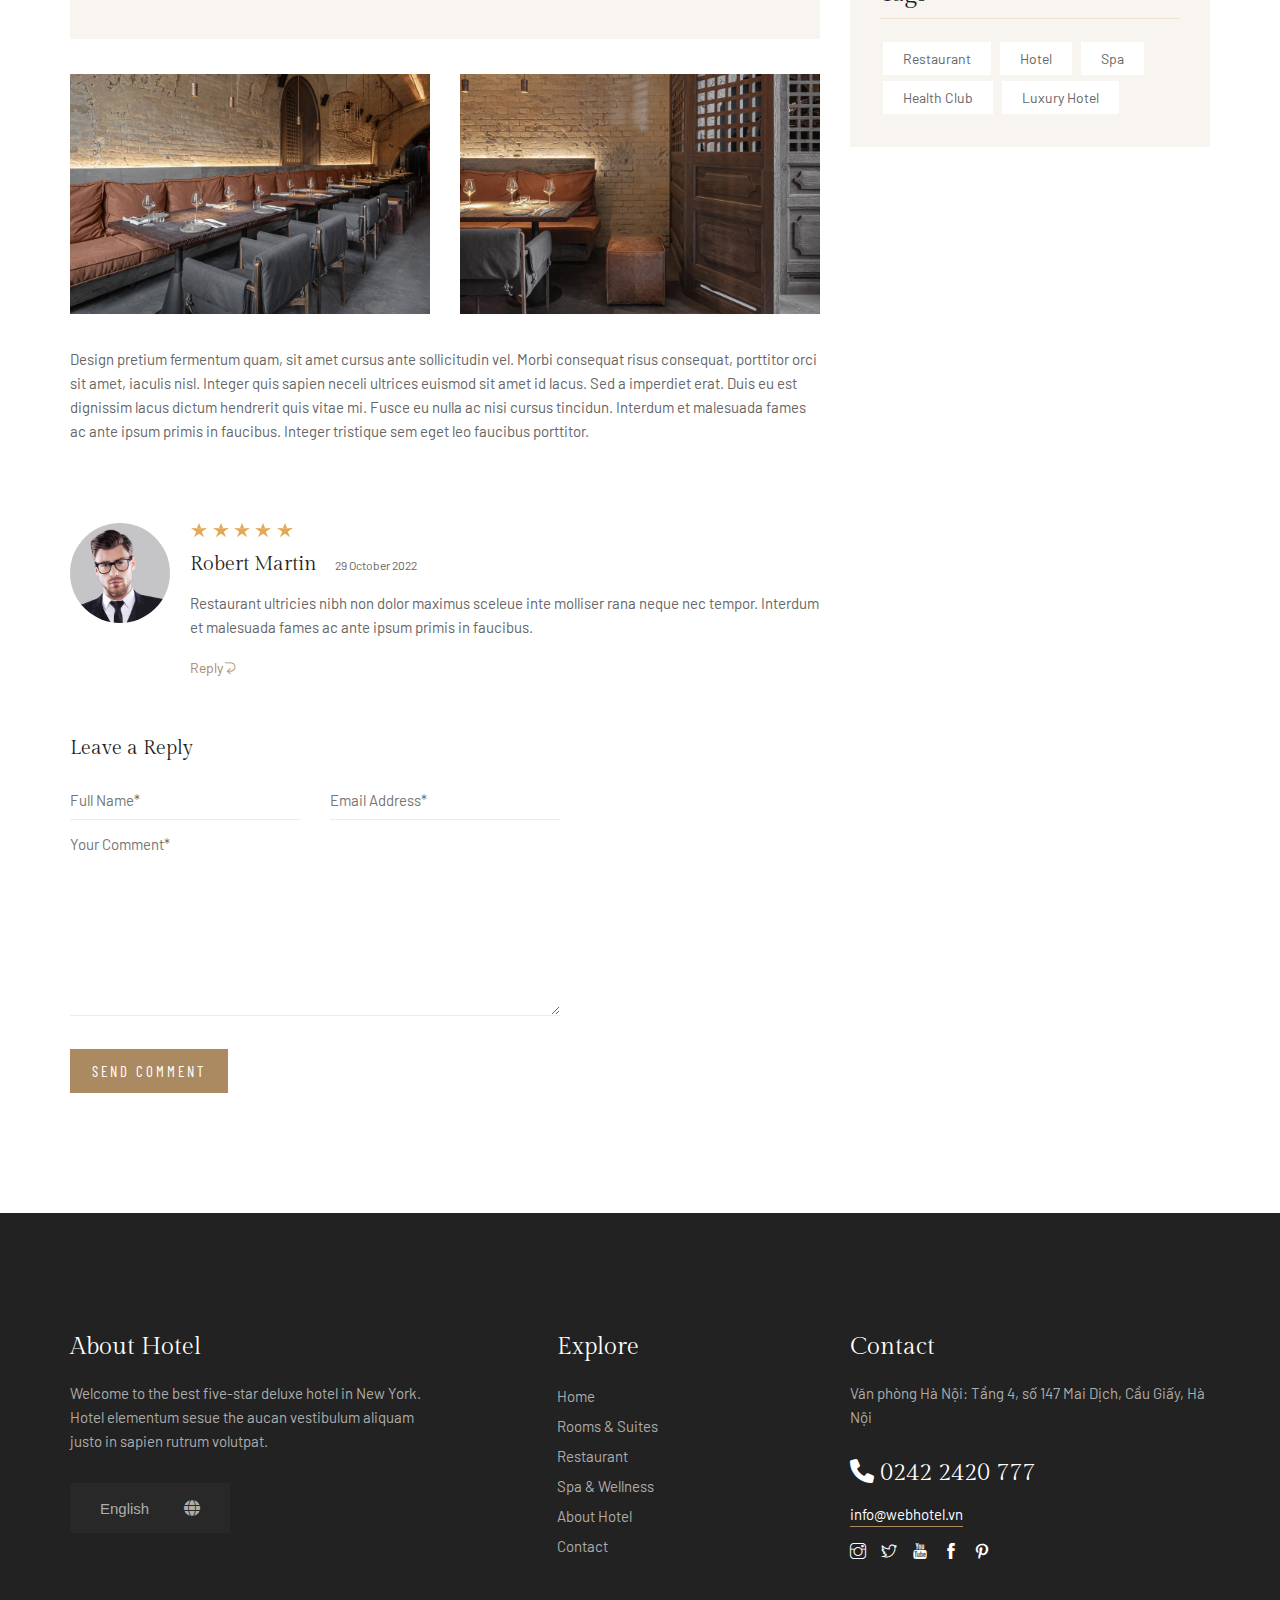
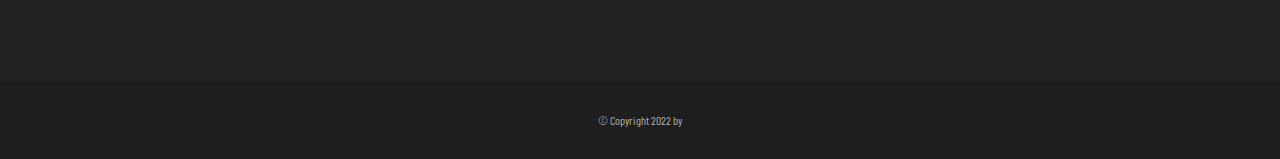
<file: assets/detail_page/news/single_post/single_post.html>
<!DOCTYPE html>
<html lang="en">
<head>
    <meta charset="UTF-8">
    <meta http-equiv="X-UA-Compatible" content="IE=edge">
    <meta name="viewport" content="width=device-width, initial-scale=1.0">
    <title>Document</title>
    <link rel="preconnect" href="https://fonts.googleapis.com">
    <link rel="preconnect" href="https://fonts.gstatic.com" crossorigin>
    <link href="https://fonts.googleapis.com/css2?family=Barlow:ital,wght@0,100;0,200;0,300;0,400;0,500;0,600;0,700;0,800;0,900;1,100;1,200;1,300;1,400;1,500;1,600;1,800;1,900&display=swap" rel="stylesheet">
    <link href="https://fonts.googleapis.com/css2?family=Barlow+Condensed:ital,wght@0,100;0,200;0,300;0,400;0,500;0,600;0,700;0,800;0,900;1,100;1,200;1,300;1,400;1,500;1,600;1,700;1,800;1,900&display=swap" rel="stylesheet">
    <link rel="preconnect" href="https://fonts.googleapis.com">
    <link rel="preconnect" href="https://fonts.gstatic.com" crossorigin>
    <link href="https://fonts.googleapis.com/css2?family=Gilda+Display&display=swap" rel="stylesheet">
    <link rel="stylesheet" href="../../../../assets/font/fontawesome-free-6.1.1-web/css/all.css">
    <link rel="stylesheet" href="../../../../assets/font/themify-icons/themify-icons.css">
    <link rel="stylesheet" href="../../../../assets/slick/slick-1.8.1/slick/slick.css">
    <link rel="stylesheet" href="../../../../assets/slick/slick-1.8.1/slick/slick-theme.css">
    <link rel="stylesheet" href="../../../../assets/css/grid.css">
    <link rel="stylesheet" href="../../../../assets/css/base.css">
    <link rel="stylesheet" href="./css/single_post.css">
</head>
<body>
    <div id="room_2">
        <div class="header" style="background-image: url('../../../../assets/img/7\ \(1\).jpg')">
            <div class="grid wide header__nav-warp">
                <div class="header__nav">
                    <div class="grid wide header__nav-flex">
                        <div class="grid wide header__nav-flex mobile-tablet">
                            <a href="../../../../index.html" class="header__nav-logo-link">
                                <img src="../../../../assets/img/logo (1).png" alt="" class="header__nav-logo">
                            </a>
                            <ul class="header__nav-items">
                                <li class="header__nav-item">
                                    <a href="../../../../index.html" class="header__nav-item-link">
                                        home
                                        <i class="fa-solid fa-angle-down"></i>
                                    </a>
                                    <!-- <ul class="header__nav-items-children">
                                        <li class="header__nav-item-children border-bottom">
                                            <a href="" class="header__nav-item-link-children">Home Layout 1</a>
                                        </li>
                                        <li class="header__nav-item-children border-bottom">
                                            <a href="" class="header__nav-item-link-children">Home Layout 2</a>
                                        </li>
                                        <li class="header__nav-item-children border-bottom">
                                            <a href="" class="header__nav-item-link-children">Home Layout 3</a>
                                        </li>
                                        <li class="header__nav-item-children">
                                            <a href="" class="header__nav-item-link-children">Home Layout 4</a>
                                        </li>
                                    </ul> -->
                                </li>
                                <li class="header__nav-item">
                                    <a href="../../about/about.html" class="header__nav-item-link">About</a>
                                </li>
                                <li class="header__nav-item">
                                    <a href="../../rooms/room_1/room_1.html" class="header__nav-item-link">
                                        Rooms & Suites
                                        <i class="fa-solid fa-angle-down"></i>
                                    </a>
                                    <ul class="header__nav-items-children">
                                        <li class="header__nav-item-children border-bottom">
                                            <a href="../../rooms/room_1/room_1.html" class="header__nav-item-link-children">Rooms 1</a>
                                        </li>
                                        <li class="header__nav-item-children border-bottom">
                                            <a href="../../rooms/room_2/room_2.html" class="header__nav-item-link-children">Rooms 2</a>
                                        </li>
                                        <li class="header__nav-item-children border-bottom">
                                            <a href="../../rooms/room_3/room_3.html" class="header__nav-item-link-children">Rooms 3</a>
                                        </li>
                                        <li class="header__nav-item-children">
                                            <a href="../../rooms/room_detail/room_detail.html" class="header__nav-item-link-children">Room Details</a>
                                        </li>
                                    </ul>
                                </li>
                                <li class="header__nav-item">
                                    <a href="../../restaurant/restaurant.html" class="header__nav-item-link">Restaurant</a>
                                </li>
                                <li class="header__nav-item">
                                    <a href="../../spa/spa.html" class="header__nav-item-link">Spa</a>
                                </li>
                                <li class="header__nav-item">
                                    <a href="../../gallery/gallery.html" class="header__nav-item-link">Gallery</a>
                                </li>
                                <li class="header__nav-item">
                                    <a href="../news_1/news_1.html" class="header__nav-item-link active">
                                        News
                                        <i class="fa-solid fa-angle-down"></i>
                                    </a>
                                    <ul class="header__nav-items-children">
                                        <li class="header__nav-item-children border-bottom">
                                            <a href="../news_1/news_1.html" class="header__nav-item-link-children">News 1</a>
                                        </li>
                                        <li class="header__nav-item-children border-bottom">
                                            <a href="../news_2/news_2.html" class="header__nav-item-link-children">News 2</a>
                                        </li>
                                        <li class="header__nav-item-children">
                                            <a href="#" class="header__nav-item-link-children active">Single Post</a>
                                        </li>
                                    </ul>
                                </li>
                                <li class="header__nav-item">
                                    <a href="../../contact/contact.html" class="header__nav-item-link">Contact</a>
                                </li>
                            </ul>
                        </div>
                        <div class="header__nav-btn">
                            <i class="ti-menu"></i>
                        </div>
                    </div>
                </div>
                <div class="header__title">
                    <h2>
                        <span>NEWS</span>
                        / POST PAGE
                    </h2>
                    <h1>Historic Restaurant</h1>
                    <div class="header__title-wrap">
                        <div class="header__title-info">
                            <img src="../../../img/2 (5).jpg" alt="">
                            <p>Emma Emily </p>
                        </div>
                        <div class="header__title-date">
                            <i class="ti-calendar"></i>
                            <p>30 Dec 2022</p>
                        </div>
                    </div>
                </div>
            </div>
        </div>
        <!-- container -->
        <div class="container">
            <div class="container__news-wrap">
                <div class="grid wide">
                    <div class="row">
                        <div class="col l-8 m-8 c-12">
                            <div class="container__news-single">
                                <div class="container__news-single-desc">
                                    <img src="../../../../assets/img/2 (6).jpg" alt="">
                                    <h2>Historic restaurant renovated</h2>
                                    <p>Quisque pretium fermentum quam, sit amet cursus ante sollicitudin vel. Morbi consequat risus consequat, porttitor orci sit amet, iaculis nisl. Integer quis sapien neceli ultrices euismod sit amet id lacus. Sed a imperdiet erat. Duis eu est dignissim lacus dictum hendrerit quis vitae mi. Fusce eu nulla ac nisi cursus tincidun. Interdum et malesuada fames ac ante ipsum primis in faucibus. Integer tristique sem eget leo faucibus porttitor.</p>
                                    <p>Nulla vitae metus tincidunt, varius nunc quis, porta nulla. Pellentesque vel dui nec libero auctor pretium id sed arcu. Nunc consequat diam id nisl blani dinisim. Etiam commodo diam dolor, at scelerisque sem finibus sit amet. Curabitur id lectus eget purus finibus laoreet.</p>
                                </div>
                                <div class="container__news-single-quote">
                                    <div class="container__news-single-quote-wrap">
                                        <p>Nulla facilisi. Sedeuter nunc vouta miss mollis sapien vel, conseyer tureution yer vintane in libero semper. Quisque ravida eros ut turpis interdum ornare. Inter miss they adama seder a imerdie fames ac ante ipsum primis in faucibus.</p>
                                        <div class="container__news-single-quote-name">
                                            <div class="line"></div>
                                            <span>Micheal Martin</span>
                                        </div>
                                    </div>
                                    <i class="ti-comment-alt"></i>
                                </div>
                                <div class="container__news-single-design">
                                    <div class="row">
                                        <div class="col l-6 m-6 c-12">
                                            <img src="../../../img/1 (6).jpg" alt="">
                                        </div>
                                        <div class="col l-6 m-6 c-12">
                                            <img src="../../../img/3 (6).jpg" alt="">
                                        </div>
                                        <div class="col c-12">
                                            <p>Design pretium fermentum quam, sit amet cursus ante sollicitudin vel. Morbi consequat risus consequat, porttitor orci sit amet, iaculis nisl. Integer quis sapien neceli ultrices euismod sit amet id lacus. Sed a imperdiet erat. Duis eu est dignissim lacus dictum hendrerit quis vitae mi. Fusce eu nulla ac nisi cursus tincidun. Interdum et malesuada fames ac ante ipsum primis in faucibus. Integer tristique sem eget leo faucibus porttitor.</p>
                                        </div>
                                    </div>
                                </div>
                                <div class="container__news-single-commnet">
                                    <img src="../../../img/1 (5).jpg" alt="">
                                    <div class="container__news-single-commnet-wrap">
                                        <div class="header__container-star">
                                            <i class="star-rating"></i>
                                            <i class="star-rating"></i>
                                            <i class="star-rating"></i>
                                            <i class="star-rating"></i>
                                            <i class="star-rating"></i>
                                        </div>
                                        <div class="container__news-single-commnet-date">
                                            <p>Robert Martin</p>
                                            <span>29 October 2022</span>
                                        </div>
                                        <p>Restaurant ultricies nibh non dolor maximus sceleue inte molliser rana neque nec tempor. Interdum et malesuada fames ac ante ipsum primis in faucibus.</p>
                                        <a href="" class="container__news-single-commnet-reply">
                                            Reply
                                            <i class="ti-back-left"></i>
                                        </a>
                                    </div>
                                </div>
                                <form action="" class="container__news-single-form">
                                    <div class="row">
                                        <div class="col l-8 c-12">
                                            <h5>Leave a Reply</h5>
                                            <div class="row">
                                                <div class="col l-6 m-6 c-12">
                                                    <input type="text" name="full-name" placeholder="Full Name*">
                                                </div>
                                                <div class="col l-6 m-6 c-12">
                                                    <input type="text" name="mail"  placeholder="Email Address*">
                                                </div>
                                            </div>
                                            <textarea name="" id="" cols="30" rows="10" placeholder="Your Comment*"></textarea>
                                            <button type="submit" class="container__news-single-form-btn">
                                                <span>Send Comment</span>
                                            </button>
                                        </div>
                                    </div>
                                </form>
                            </div>
                        </div>
                        <div class="col l-4 m-4 c-12">
                            <div class="container__news-search">
                                <div class="container__news-search-input">
                                    <input type="text" name="" id="" placeholder="Type here...">
                                    <i class="ti-search"></i>
                                </div>
                            </div>
                            <div class="container__news-posts">
                                <h3>Recent Posts</h3>
                                <div class="container__news-posts-items mb-15">
                                    <img src="../../../../assets/img/2 (6).jpg" alt="">
                                    <a href="" class="">Historic restaurant renovated</a>
                                </div>
                                <div class="container__news-posts-items mb-15">
                                    <img src="../../../../assets/img/3 (3).jpg" alt="">
                                    <a href="" class="">Benefits of Spa Treatments</a>
                                </div>
                                <div class="container__news-posts-items">
                                    <img src="../../../../assets/img/7.jpg" alt="">
                                    <a href="" class="">Retro Lighting Design in The Hotels</a>
                                </div>
                            </div>
                            <div class="container__news-archives">
                                <h3>Archives</h3>
                                <ul>
                                    <li>
                                        <a href="">December 2022</a>
                                    </li>
                                    <li>
                                        <a href="">November 2022</a>
                                    </li>
                                    <li>
                                        <a href="">October 2022</a>
                                    </li>
                                </ul>
                            </div>
                            <div class="container__news-categories">
                                <h3>Categories</h3>
                                <ul>
                                    <li>
                                        <a href="">
                                            <i class="ti-angle-right"></i>
                                            Restaurant
                                        </a>
                                    </li>
                                    <li>
                                        <a href="">
                                            <i class="ti-angle-right"></i>
                                            Hotel Design
                                        </a>
                                    </li>
                                    <li>
                                        <a href="">
                                            <i class="ti-angle-right"></i>
                                            Span Center
                                        </a>
                                    </li>
                                </ul>
                            </div>
                            <div class="container__news-tags">
                                <h3>Tags</h3>
                                <ul>
                                    <li>
                                        <a href="">Restaurant</a>
                                    </li>
                                    <li>
                                        <a href="">Hotel</a>
                                    </li>
                                    <li>
                                        <a href="">Spa</a>
                                    </li>
                                    <li>
                                        <a href="">Health Club</a>
                                    </li>
                                    <li>
                                        <a href="">Luxury Hotel</a>
                                    </li>
                                </ul>
                            </div>
                        </div>
                    </div>
                </div>
            </div>
        </div>
        <div class="footer">
            <div class="footer-top">
                <div class="grid wide">
                    <div class="row">
                        <div class="col l-4 m-4 c-12 mb-mb-30">
                            <h5>About Hotel</h5>
                            <p>Welcome to the best five-star deluxe hotel in New York. Hotel elementum sesue the aucan vestibulum aliquam justo in sapien rutrum volutpat.</p>
                            <div class="footer-top__languague">
                                <select name="" id="">
                                    <option value="1">English</option>
                                    <option value="2">Việt Nam</option>
                                </select>
                                <i class="fa-solid fa-globe"></i>
                            </div>
                        </div>
                        <div class="col l-3 l-o-1 m-3 m-o-1 c-12 mb-mb-30">
                            <h5>Explore</h5>
                            <ul class="footer-top__items">
                                <li class="footer-top__item">
                                    <a href="" class="footer-top__item-link">Home</a>
                                </li>
                                <li class="footer-top__item">
                                    <a href="" class="footer-top__item-link">Rooms & Suites</a>
                                </li>
                                <li class="footer-top__item">
                                    <a href="" class="footer-top__item-link">Restaurant</a>
                                </li>
                                <li class="footer-top__item">
                                    <a href="" class="footer-top__item-link">Spa & Wellness</a>
                                </li>
                                <li class="footer-top__item">
                                    <a href="" class="footer-top__item-link">About Hotel</a>
                                </li>
                                <li class="footer-top__item">
                                    <a href="" class="footer-top__item-link">Contact</a>
                                </li>
                            </ul>
                        </div>
                        <div class="col l-4 m-4 c-12">
                            <h5>Contact</h5>
                            <p class="footer-top__address">Văn phòng Hà Nội: Tầng 4, số 147 Mai Dịch, Cầu Giấy, Hà Nội</p>
                            <a href="" class="footer-top__hotline">
                                <i class="fa-solid fa-phone"></i>
                                0242 2420 777
                            </a>
                            <a href="" class="footer-top__mail">info@webhotel.vn</a>
                            <div class="footer-top__social">
                                <a href="" class="">
                                    <i class="ti-instagram"></i>
                                </a>
                                <a href="">
                                    <i class="ti-twitter"></i>
                                </a>
                                <a href="">
                                    <i class="ti-youtube"></i>
                                </a>
                                <a href="">
                                    <i class="ti-facebook"></i>
                                </a>
                                <a href="">
                                    <i class="ti-pinterest"></i>
                                </a>
                            </div>
                        </div>
                    </div>
                </div>
            </div>
            <div class="footer-bottom">
                <p>© Copyright 2022 by </p>
            </div>
        </div>
    </div>
    <script src="../../../../assets/jquery_321/jquery-3.2.1.js"></script>
    <script src="../../../../assets/jquery_321/jquery-3.2.1.min.js"></script>
    <script src="../../../../assets/slick/slick-1.8.1/slick/slick.js"></script>
    <script src="../../../../assets/slick/slick-1.8.1/slick/slick.min.js"></script>
    <script src="./js/single_post.js"></script>
</body>
</html>
</file>
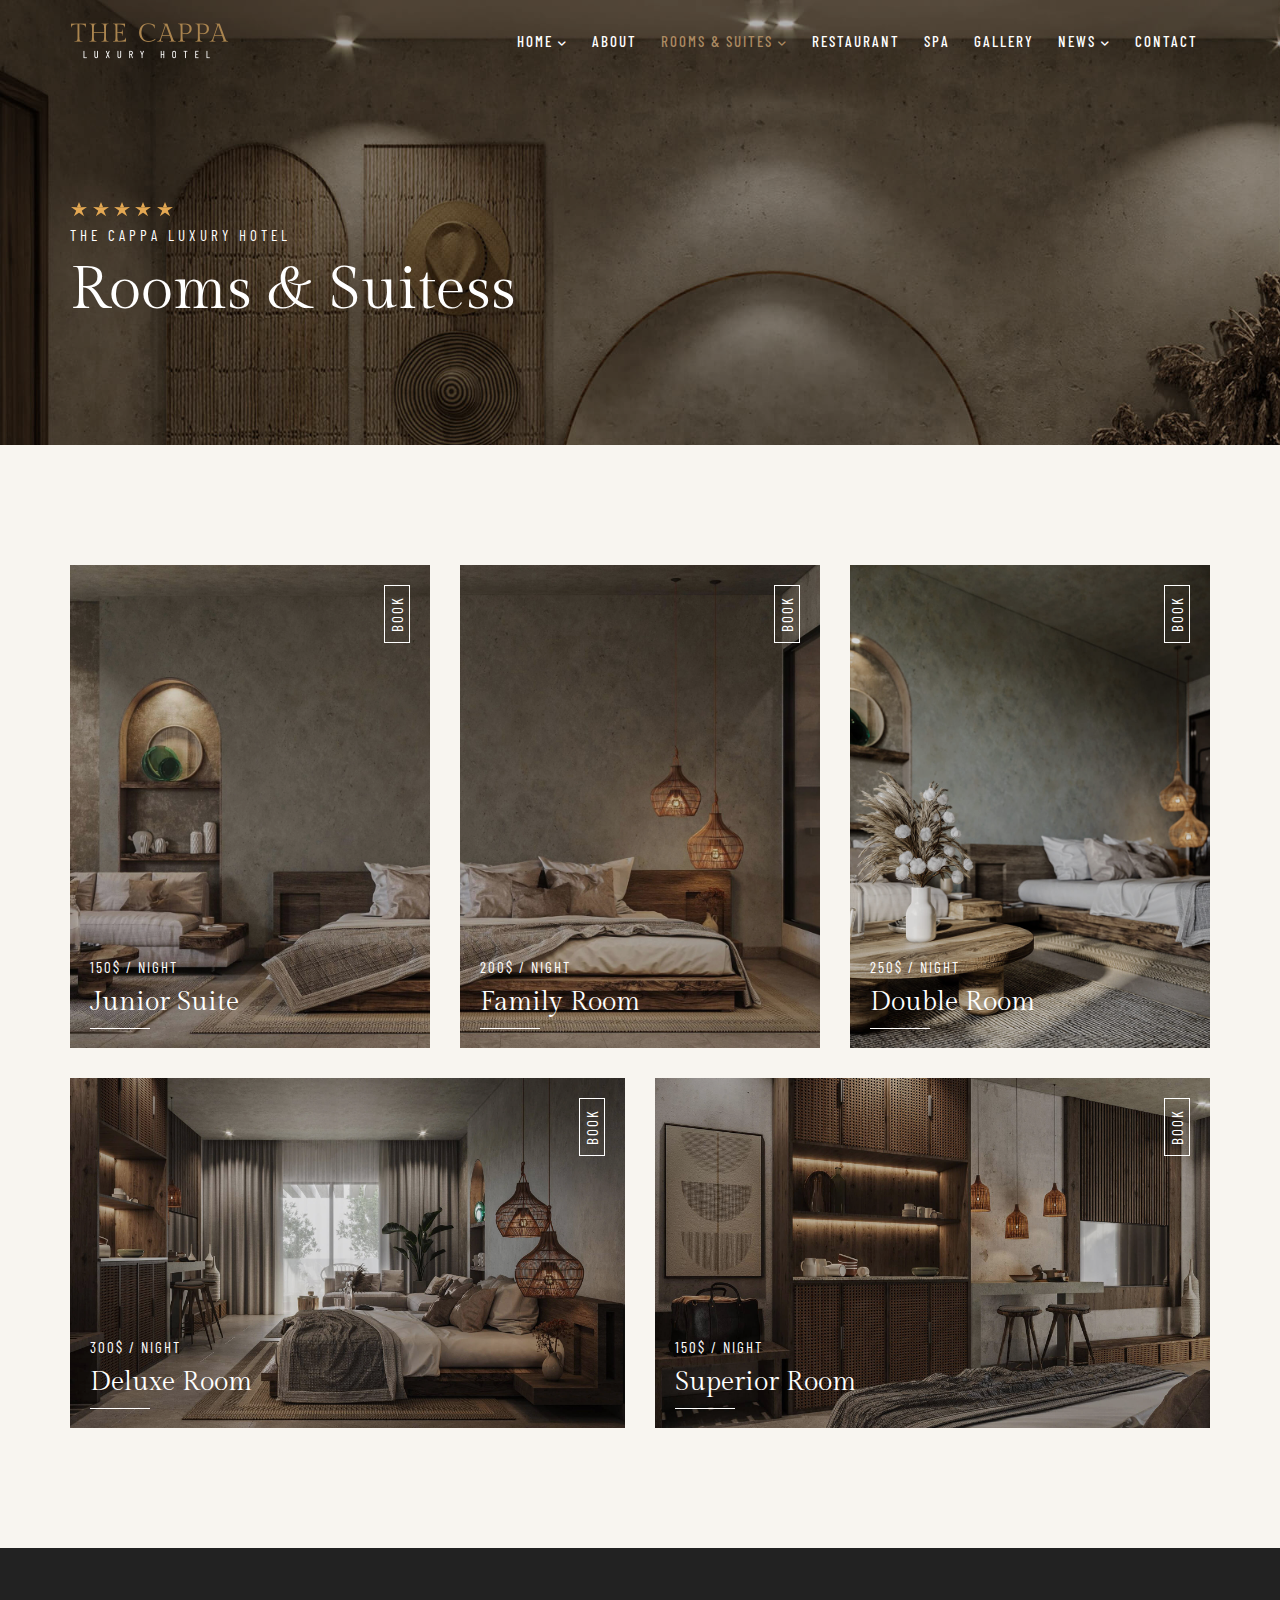
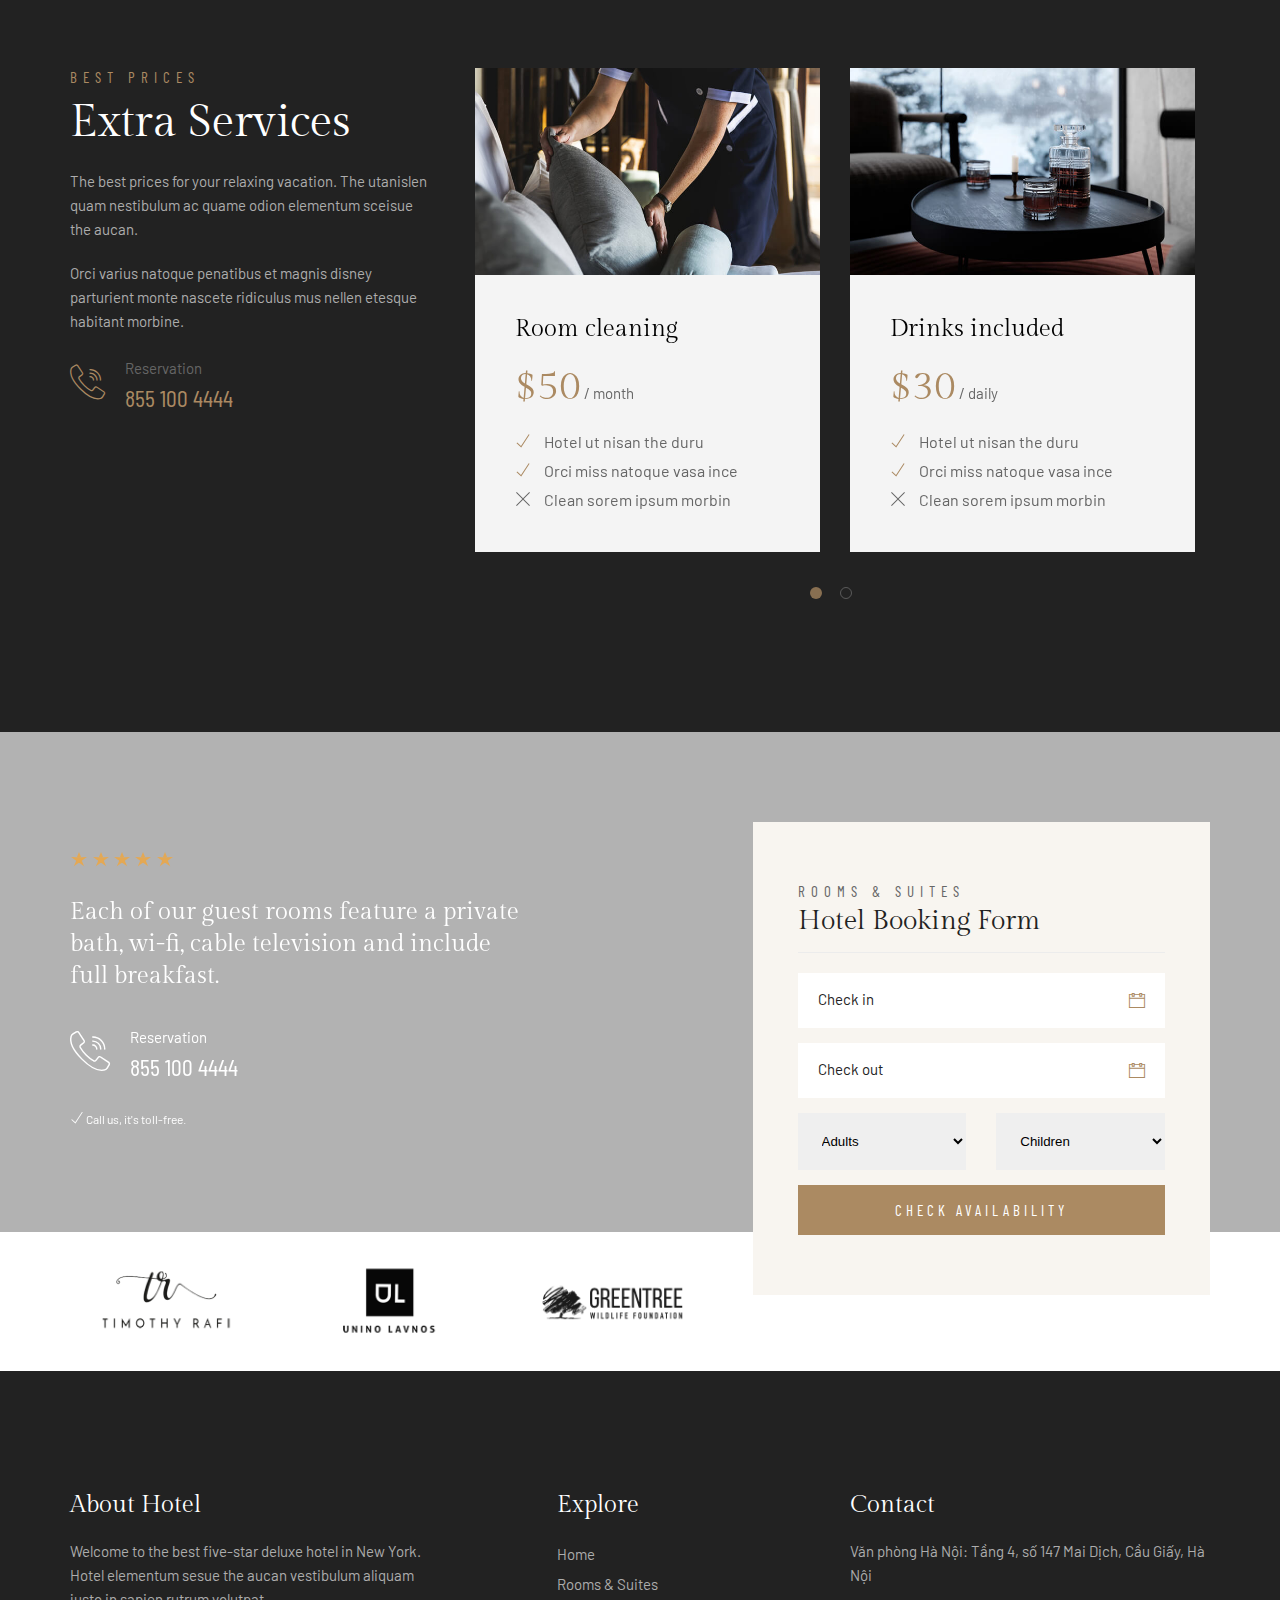
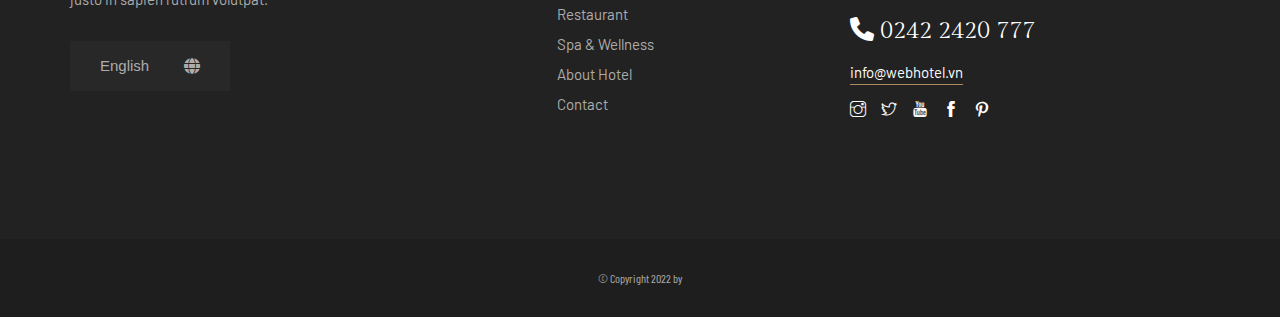
<file: assets/detail_page/rooms/room_1/room_1.html>
<!DOCTYPE html>
<html lang="en">
<head>
    <meta charset="UTF-8">
    <meta http-equiv="X-UA-Compatible" content="IE=edge">
    <meta name="viewport" content="width=device-width, initial-scale=1.0">
    <title>Document</title>
    <link rel="preconnect" href="https://fonts.googleapis.com">
    <link rel="preconnect" href="https://fonts.gstatic.com" crossorigin>
    <link href="https://fonts.googleapis.com/css2?family=Barlow:ital,wght@0,100;0,200;0,300;0,400;0,500;0,600;0,700;0,800;0,900;1,100;1,200;1,300;1,400;1,500;1,600;1,800;1,900&display=swap" rel="stylesheet">
    <link href="https://fonts.googleapis.com/css2?family=Barlow+Condensed:ital,wght@0,100;0,200;0,300;0,400;0,500;0,600;0,700;0,800;0,900;1,100;1,200;1,300;1,400;1,500;1,600;1,700;1,800;1,900&display=swap" rel="stylesheet">
    <link rel="preconnect" href="https://fonts.googleapis.com">
    <link rel="preconnect" href="https://fonts.gstatic.com" crossorigin>
    <link href="https://fonts.googleapis.com/css2?family=Gilda+Display&display=swap" rel="stylesheet">
    <link rel="stylesheet" href="../../../../assets/font/fontawesome-free-6.1.1-web/css/all.css">
    <link rel="stylesheet" href="../../../../assets/font/themify-icons/themify-icons.css">
    <link rel="stylesheet" href="../../../../assets/slick/slick-1.8.1/slick/slick.css">
    <link rel="stylesheet" href="../../../../assets/slick/slick-1.8.1/slick/slick-theme.css">
    <link rel="stylesheet" href="../../../../assets/css/grid.css">
    <link rel="stylesheet" href="../../../../assets/css/base.css">
    <link rel="stylesheet" href="./css/room_1.css">
</head>
<body>
    <div id="room_1">
        <div class="header" style="background-image: url(../../../../assets/img/header3.jpg)">
            <div class="grid wide header__nav-warp">
                <div class="header__nav">
                    <div class="grid wide header__nav-flex">
                        <div class="grid wide header__nav-flex mobile-tablet">
                            <a href="../../../../index.html" class="header__nav-logo-link">
                                <img src="../../../../assets/img/logo (1).png" alt="" class="header__nav-logo">
                            </a>
                            <ul class="header__nav-items">
                                <li class="header__nav-item">
                                    <a href="../../../../index.html" class="header__nav-item-link">
                                        home
                                        <i class="fa-solid fa-angle-down"></i>
                                    </a>
                                    <!-- <ul class="header__nav-items-children">
                                        <li class="header__nav-item-children border-bottom">
                                            <a href="" class="header__nav-item-link-children">Home Layout 1</a>
                                        </li>
                                        <li class="header__nav-item-children border-bottom">
                                            <a href="" class="header__nav-item-link-children">Home Layout 2</a>
                                        </li>
                                        <li class="header__nav-item-children border-bottom">
                                            <a href="" class="header__nav-item-link-children">Home Layout 3</a>
                                        </li>
                                        <li class="header__nav-item-children">
                                            <a href="" class="header__nav-item-link-children">Home Layout 4</a>
                                        </li>
                                    </ul> -->
                                </li>
                                <li class="header__nav-item">
                                    <a href="../../about/about.html" class="header__nav-item-link">About</a>
                                </li>
                                <li class="header__nav-item">
                                    <a href="../room_1/room_1.html" class="header__nav-item-link active">
                                        Rooms & Suites
                                        <i class="fa-solid fa-angle-down"></i>
                                    </a>
                                    <ul class="header__nav-items-children">
                                        <li class="header__nav-item-children border-bottom">
                                            <a href="#" class="header__nav-item-link-children active">Rooms 1</a>
                                        </li>
                                        <li class="header__nav-item-children border-bottom">
                                            <a href="../room_2/room_2.html" class="header__nav-item-link-children">Rooms 2</a>
                                        </li>
                                        <li class="header__nav-item-children border-bottom">
                                            <a href="../room_3/room_3.html" class="header__nav-item-link-children">Rooms 3</a>
                                        </li>
                                        <li class="header__nav-item-children">
                                            <a href="../room_detail/room_detail.html" class="header__nav-item-link-children">Room Details</a>
                                        </li>
                                    </ul>
                                </li>
                                <li class="header__nav-item">
                                    <a href="../../restaurant/restaurant.html" class="header__nav-item-link">Restaurant</a>
                                </li>
                                <li class="header__nav-item">
                                    <a href="../../spa/spa.html" class="header__nav-item-link">Spa</a>
                                </li>
                                <li class="header__nav-item">
                                    <a href="../../gallery/gallery.html" class="header__nav-item-link">Gallery</a>
                                </li>
                                <li class="header__nav-item">
                                    <a href="../../news/news_1/news_1.html" class="header__nav-item-link">
                                        News
                                        <i class="fa-solid fa-angle-down"></i>
                                    </a>
                                    <ul class="header__nav-items-children">
                                        <li class="header__nav-item-children border-bottom">
                                            <a href="../../news/news_1/news_1.html" class="header__nav-item-link-children">News 1</a>
                                        </li>
                                        <li class="header__nav-item-children border-bottom">
                                            <a href="../../news/news_2/news_2.html" class="header__nav-item-link-children">News 2</a>
                                        </li>
                                        <li class="header__nav-item-children">
                                            <a href="../../news/single_post/single_post.html" class="header__nav-item-link-children">Single Post</a>
                                        </li>
                                    </ul>
                                </li>
                                <li class="header__nav-item">
                                    <a href="../../contact/contact.html" class="header__nav-item-link">Contact</a>
                                </li>
                            </ul>
                        </div>
                        <div class="header__nav-btn">
                            <i class="ti-menu"></i>
                        </div>
                    </div>
                </div>
                <div class="header__title">
                    <div class="header__container-star">
                        <i class="star-rating"></i>
                        <i class="star-rating"></i>
                        <i class="star-rating"></i>
                        <i class="star-rating"></i>
                        <i class="star-rating"></i>
                    </div>
                    <h2>The Cappa Luxury Hotel</h2>
                    <h1>Rooms & Suitess</h1>
                </div>
            </div>
        </div>
        <!-- container -->
        <div class="container">
            <div class="container__rooms-suites">
                <div class="grid wide">
                    <div class="row">
                        <div class="col l-4 mb-30 m-4">
                            <div class="container__rooms-suites-items">
                                <div class="container__rooms-suites-item">
                                    <img src="../../../../assets/img/1.jpg" alt="" class="container__rooms-suites-item-img">
                                </div>
                                <a href="" class="container__rooms-suites-booking">book</a>
                                <div class="container__rooms-suites-room">
                                    <h6>
                                        <a href="">150$ / Night</a>
                                    </h6>
                                    <h5>
                                        <a href="">Junior Suite</a>
                                    </h5>
                                    <div class="line"></div>
                                    <div class="container__rooms-suites-details">
                                        <div class="container__rooms-suites-detail-icon">
                                            <i class="fa-solid fa-bed"></i>
                                            <i class="fa-solid fa-bath"></i>
                                            <i class="fa-solid fa-couch"></i>
                                            <i class="fa-solid fa-book"></i>
                                        </div>
                                        <div class="container__rooms-suites-detail">
                                            <a href="">details</a>
                                            <i class="ti-arrow-right"></i>
                                        </div>
                                    </div>
                                </div>
                            </div>
                        </div>
                        <div class="col l-4 mb-30 m-4">
                            <div class="container__rooms-suites-items">
                                <div class="container__rooms-suites-item">
                                    <img src="../../../../assets/img/2.jpg" alt="" class="container__rooms-suites-item-img">
                                </div>
                                <a href="" class="container__rooms-suites-booking">book</a>
                                <div class="container__rooms-suites-room">
                                    <h6>
                                        <a href="">200$ / Night</a>
                                    </h6>
                                    <h5>
                                        <a href="">Family Room</a>
                                    </h5>
                                    <div class="line"></div>
                                    <div class="container__rooms-suites-details">
                                        <div class="container__rooms-suites-detail-icon">
                                            <i class="fa-solid fa-bed"></i>
                                            <i class="fa-solid fa-bath"></i>
                                            <i class="fa-solid fa-couch"></i>
                                            <i class="fa-solid fa-book"></i>
                                        </div>
                                        <div class="container__rooms-suites-detail">
                                            <a href="">details</a>
                                            <i class="ti-arrow-right"></i>
                                        </div>
                                    </div>
                                </div>
                            </div>
                        </div>
                        <div class="col l-4 mb-30 m-4">
                            <div class="container__rooms-suites-items">
                                <div class="container__rooms-suites-item">
                                    <img src="../../../../assets/img/3 (1).jpg" alt="" class="container__rooms-suites-item-img">
                                </div>
                                <a href="" class="container__rooms-suites-booking">book</a>
                                <div class="container__rooms-suites-room">
                                    <h6>
                                        <a href="">250$ / Night</a>
                                    </h6>
                                    <h5>
                                        <a href="">Double Room</a>
                                    </h5>
                                    <div class="line"></div>
                                    <div class="container__rooms-suites-details">
                                        <div class="container__rooms-suites-detail-icon">
                                            <i class="fa-solid fa-bed"></i>
                                            <i class="fa-solid fa-bath"></i>
                                            <i class="fa-solid fa-couch"></i>
                                            <i class="fa-solid fa-book"></i>
                                        </div>
                                        <div class="container__rooms-suites-detail">
                                            <a href="">details</a>
                                            <i class="ti-arrow-right"></i>
                                        </div>
                                    </div>
                                </div>
                            </div>
                        </div>
                        <div class="col l-6 m-6 mb-mb-30">
                            <div class="container__rooms-suites-items">
                                <div class="container__rooms-suites-item">
                                    <img src="../../../../assets/img/4.jpg" alt="" class="container__rooms-suites-item-img">
                                </div>
                                <a href="" class="container__rooms-suites-booking">book</a>
                                <div class="container__rooms-suites-room">
                                    <h6>
                                        <a href="">300$ / Night</a>
                                    </h6>
                                    <h5>
                                        <a href="">Deluxe Room</a>
                                    </h5>
                                    <div class="line"></div>
                                    <div class="container__rooms-suites-details">
                                        <div class="container__rooms-suites-detail-icon">
                                            <i class="fa-solid fa-bed"></i>
                                            <i class="fa-solid fa-bath"></i>
                                            <i class="fa-solid fa-couch"></i>
                                            <i class="fa-solid fa-book"></i>
                                        </div>
                                        <div class="container__rooms-suites-detail">
                                            <a href="">details</a>
                                            <i class="ti-arrow-right"></i>
                                        </div>
                                    </div>
                                </div>
                            </div>
                        </div>
                        <div class="col l-6 m-6">
                            <div class="container__rooms-suites-items">
                                <div class="container__rooms-suites-item">
                                    <img src="../../../../assets/img/7.jpg" alt="" class="container__rooms-suites-item-img">
                                </div>
                                <a href="" class="container__rooms-suites-booking">book</a>
                                <div class="container__rooms-suites-room">
                                    <h6>
                                        <a href="">150$ / Night</a>
                                    </h6>
                                    <h5>
                                        <a href="">Superior Room</a>
                                    </h5>
                                    <div class="line"></div>
                                    <div class="container__rooms-suites-details">
                                        <div class="container__rooms-suites-detail-icon">
                                            <i class="fa-solid fa-bed"></i>
                                            <i class="fa-solid fa-bath"></i>
                                            <i class="fa-solid fa-couch"></i>
                                            <i class="fa-solid fa-book"></i>
                                        </div>
                                        <div class="container__rooms-suites-detail">
                                            <a href="">details</a>
                                            <i class="ti-arrow-right"></i>
                                        </div>
                                    </div>
                                </div>
                            </div>
                        </div>
                    </div>
                </div>
            </div>
            <div class="container__extra-services">
                <div class="grid wide">
                    <div class="row">
                        <div class="col l-4 m-4 c-12">
                            <div class="container__extra-services-text">
                                <h5>Best Prices</h5>
                                <h2>Extra Services</h2>
                                <p>The best prices for your relaxing vacation. The utanislen quam nestibulum ac quame odion elementum sceisue the aucan.</p>
                                <p>Orci varius natoque penatibus et magnis disney parturient monte nascete ridiculus mus nellen etesque habitant morbine.</p>
                                <div class="container__contact-info-phone mb-30">
                                    <span class="flaticon-call"></span>
                                    <div class="container__contact-info-phone-wrap">
                                        <p>Reservation</p>
                                        <a href="">855 100 4444</a>
                                    </div>
                                </div>
                            </div>
                        </div>
                        <div class="col l-8 m-8 c-12 mb-30">
                            <div class="services-items">
                                <div class="col l-6 m-12 c-12">
                                    <div class="container__extra-services-item">
                                        <div class="container__extra-services-img" style="background-image: url(../../../../assets/img/1\ \(1\).jpg);"></div>
                                        <div class="container__extra-services-item-warp">
                                            <h3>Room cleaning</h3>
                                            <div class="container__extra-services-price">
                                                <p>$50</p>
                                                <span>/ month</span>
                                            </div>
                                            <p>
                                                <i class="ti-check active"></i>
                                                Hotel ut nisan the duru
                                            </p>
                                            <p>
                                                <i class="ti-check active"></i>
                                                Orci miss natoque vasa ince
                                            </p>
                                            <p>
                                                <i class="ti-close"></i>
                                                Clean sorem ipsum morbin
                                            </p>
                                        </div>
                                    </div>
                                </div>
                                <div class="col l-6 m-12 c-12">
                                    <div class="container__extra-services-item">
                                        <div class="container__extra-services-img" style="background-image: url(../../../../assets/img/2\ \(1\).jpg);"></div>
                                        <div class="container__extra-services-item-warp">
                                            <h3>Drinks included</h3>
                                            <div class="container__extra-services-price">
                                                <p>$30</p>
                                                <span>/ daily</span>
                                            </div>
                                            <p>
                                                <i class="ti-check active"></i>
                                                Hotel ut nisan the duru
                                            </p>
                                            <p>
                                                <i class="ti-check active"></i>
                                                Orci miss natoque vasa ince
                                            </p>
                                            <p>
                                                <i class="ti-close"></i>
                                                Clean sorem ipsum morbin
                                            </p>
                                        </div>
                                    </div>
                                </div>
                                <div class="col l-6 m-12 c-12">
                                    <div class="container__extra-services-item">
                                        <div class="container__extra-services-img" style="background-image: url(../../../../assets/img/3\ \(4\).jpg);"></div>
                                        <div class="container__extra-services-item-warp">
                                            <h3>Room Breakfast</h3>
                                            <div class="container__extra-services-price">
                                                <p>$30</p>
                                                <span>/ daily</span>
                                            </div>
                                            <p>
                                                <i class="ti-check active"></i>
                                                Hotel ut nisan the duru
                                            </p>
                                            <p>
                                                <i class="ti-check active"></i>
                                                Orci miss natoque vasa ince
                                            </p>
                                            <p>
                                                <i class="ti-close"></i>
                                                Clean sorem ipsum morbin
                                            </p>
                                        </div>
                                    </div>
                                </div>
                                <div class="col l-6 m-12 c-12">
                                    <div class="container__extra-services-item">
                                        <div class="container__extra-services-img" style="background-image: url(../../../../assets/img/4\ \(2\).jpg);"></div>
                                        <div class="container__extra-services-item-warp">
                                            <h3>Safe & Secure</h3>
                                            <div class="container__extra-services-price">
                                                <p>$15</p>
                                                <span>/ daily</span>
                                            </div>
                                            <p>
                                                <i class="ti-check active"></i>
                                                Hotel ut nisan the duru
                                            </p>
                                            <p>
                                                <i class="ti-check active"></i>
                                                Orci miss natoque vasa ince
                                            </p>
                                            <p>
                                                <i class="ti-close"></i>
                                                Clean sorem ipsum morbin
                                            </p>
                                        </div>
                                    </div>
                                </div>
                            </div>
                        </div>
                    </div>
                </div>
            </div>
            <div class="container__booking" style="background-image: url(../../../../assets/img/2\ \(2\).jpg);">
                <div class="container__booking-warp">
                    <div class="grid wide">
                        <div class="row height-300 height-tb-unset height-mb-unset">
                            <div class="col l-5 m-5 height-300 height-tb-unset c-12 height-mb-unset">
                                <div class="header__container-star">
                                    <i class="star-rating"></i>
                                    <i class="star-rating"></i>
                                    <i class="star-rating"></i>
                                    <i class="star-rating"></i>
                                    <i class="star-rating"></i>
                                </div>
                                <h6>Each of our guest rooms feature a private bath, wi-fi, cable television and include full breakfast.</h6>
                                <div class="container__contact-info-phone mb-30">
                                    <span class="flaticon-call"></span>
                                    <div class="container__contact-info-phone-wrap">
                                        <p>Reservation</p>
                                        <a href="">855 100 4444</a>
                                    </div>
                                </div>
                                <p>
                                    <i class="ti-check"></i>
                                    Call us, it's toll-free.
                                </p>
                            </div>
                            <div class="col l-5 l-o-2 m-7 c-12">
                                <form action="" class="container__booking-form">
                                    <h5>Rooms & Suites</h5>
                                    <h2>Hotel Booking Form</h2>
                                    <div class="container__booking-input-warp">
                                        <input type="text" placeholder="Check in" class="container__booking-input">
                                        <i class="ti-calendar"></i>
                                    </div>
                                    <div class="container__booking-input-warp">
                                        <input type="text" placeholder="Check out" class="container__booking-input">
                                        <i class="ti-calendar"></i>
                                    </div>
                                    <div class="container__booking-select p-right">
                                        <select name="" id="">
                                            <option class="container__booking-select-option" value="0">Adults</option>
                                            <option class="container__booking-select-option" value="1">1</option>
                                            <option class="container__booking-select-option" value="2">2</option>
                                            <option class="container__booking-select-option" value="3">3</option>
                                            <option class="container__booking-select-option" value="4">4</option>
                                        </select>
                                    </div>
                                    <div class="container__booking-select p-left">
                                        <select name="" id="">
                                            <option class="container__booking-select-option" value="0">Children</option>
                                            <option class="container__booking-select-option" value="1">1</option>
                                            <option class="container__booking-select-option" value="2">2</option>
                                            <option class="container__booking-select-option" value="3">3</option>
                                            <option class="container__booking-select-option" value="4">4</option>
                                        </select>
                                    </div>
                                    <button type="submit" class="container__booking-btn">Check Availability</button>
                                </form>
                            </div>
                        </div>
                    </div>
                </div>
            </div>
            <div class="container__clients">
                <div class="grid wide">
                    <div class="row">
                        <div class="col l-7 m-12 c-12">
                            <div class="container__clients-item-warp">
                                <div class="container__clients-item">
                                    <img src="../../../../assets/img/1.png" alt="">
                                    <img src="../../../../assets/img/2.png" alt="">
                                    <img src="../../../../assets/img/3.png" alt="">
                                    <img src="../../../../assets/img/4.png" alt="">
                                    <img src="../../../../assets/img/5.png" alt="">
                                    <img src="../../../../assets/img/6.png" alt="">
                                </div>
                            </div>
                        </div>
                    </div>
                </div>
            </div>
        </div>
        <div class="footer">
            <div class="footer-top">
                <div class="grid wide">
                    <div class="row">
                        <div class="col l-4 m-4 c-12 mb-mb-30">
                            <h5>About Hotel</h5>
                            <p>Welcome to the best five-star deluxe hotel in New York. Hotel elementum sesue the aucan vestibulum aliquam justo in sapien rutrum volutpat.</p>
                            <div class="footer-top__languague">
                                <select name="" id="">
                                    <option value="1">English</option>
                                    <option value="2">Việt Nam</option>
                                </select>
                                <i class="fa-solid fa-globe"></i>
                            </div>
                        </div>
                        <div class="col l-3 l-o-1 m-3 m-o-1 c-12 mb-mb-30">
                            <h5>Explore</h5>
                            <ul class="footer-top__items">
                                <li class="footer-top__item">
                                    <a href="" class="footer-top__item-link">Home</a>
                                </li>
                                <li class="footer-top__item">
                                    <a href="" class="footer-top__item-link">Rooms & Suites</a>
                                </li>
                                <li class="footer-top__item">
                                    <a href="" class="footer-top__item-link">Restaurant</a>
                                </li>
                                <li class="footer-top__item">
                                    <a href="" class="footer-top__item-link">Spa & Wellness</a>
                                </li>
                                <li class="footer-top__item">
                                    <a href="" class="footer-top__item-link">About Hotel</a>
                                </li>
                                <li class="footer-top__item">
                                    <a href="" class="footer-top__item-link">Contact</a>
                                </li>
                            </ul>
                        </div>
                        <div class="col l-4 m-4 c-12">
                            <h5>Contact</h5>
                            <p class="footer-top__address">Văn phòng Hà Nội: Tầng 4, số 147 Mai Dịch, Cầu Giấy, Hà Nội</p>
                            <a href="" class="footer-top__hotline">
                                <i class="fa-solid fa-phone"></i>
                                0242 2420 777
                            </a>
                            <a href="" class="footer-top__mail">info@webhotel.vn</a>
                            <div class="footer-top__social">
                                <a href="" class="">
                                    <i class="ti-instagram"></i>
                                </a>
                                <a href="">
                                    <i class="ti-twitter"></i>
                                </a>
                                <a href="">
                                    <i class="ti-youtube"></i>
                                </a>
                                <a href="">
                                    <i class="ti-facebook"></i>
                                </a>
                                <a href="">
                                    <i class="ti-pinterest"></i>
                                </a>
                            </div>
                        </div>
                    </div>
                </div>
            </div>
            <div class="footer-bottom">
                <p>© Copyright 2022 by </p>
            </div>
        </div>
    </div>
    <script src="../../../../assets/jquery_321/jquery-3.2.1.js"></script>
    <script src="../../../../assets/jquery_321/jquery-3.2.1.min.js"></script>
    <script src="../../../../assets/slick/slick-1.8.1/slick/slick.js"></script>
    <script src="../../../../assets/slick/slick-1.8.1/slick/slick.min.js"></script>
    <script src="./js/room_1.js"></script>
</body>
</html>
</file>
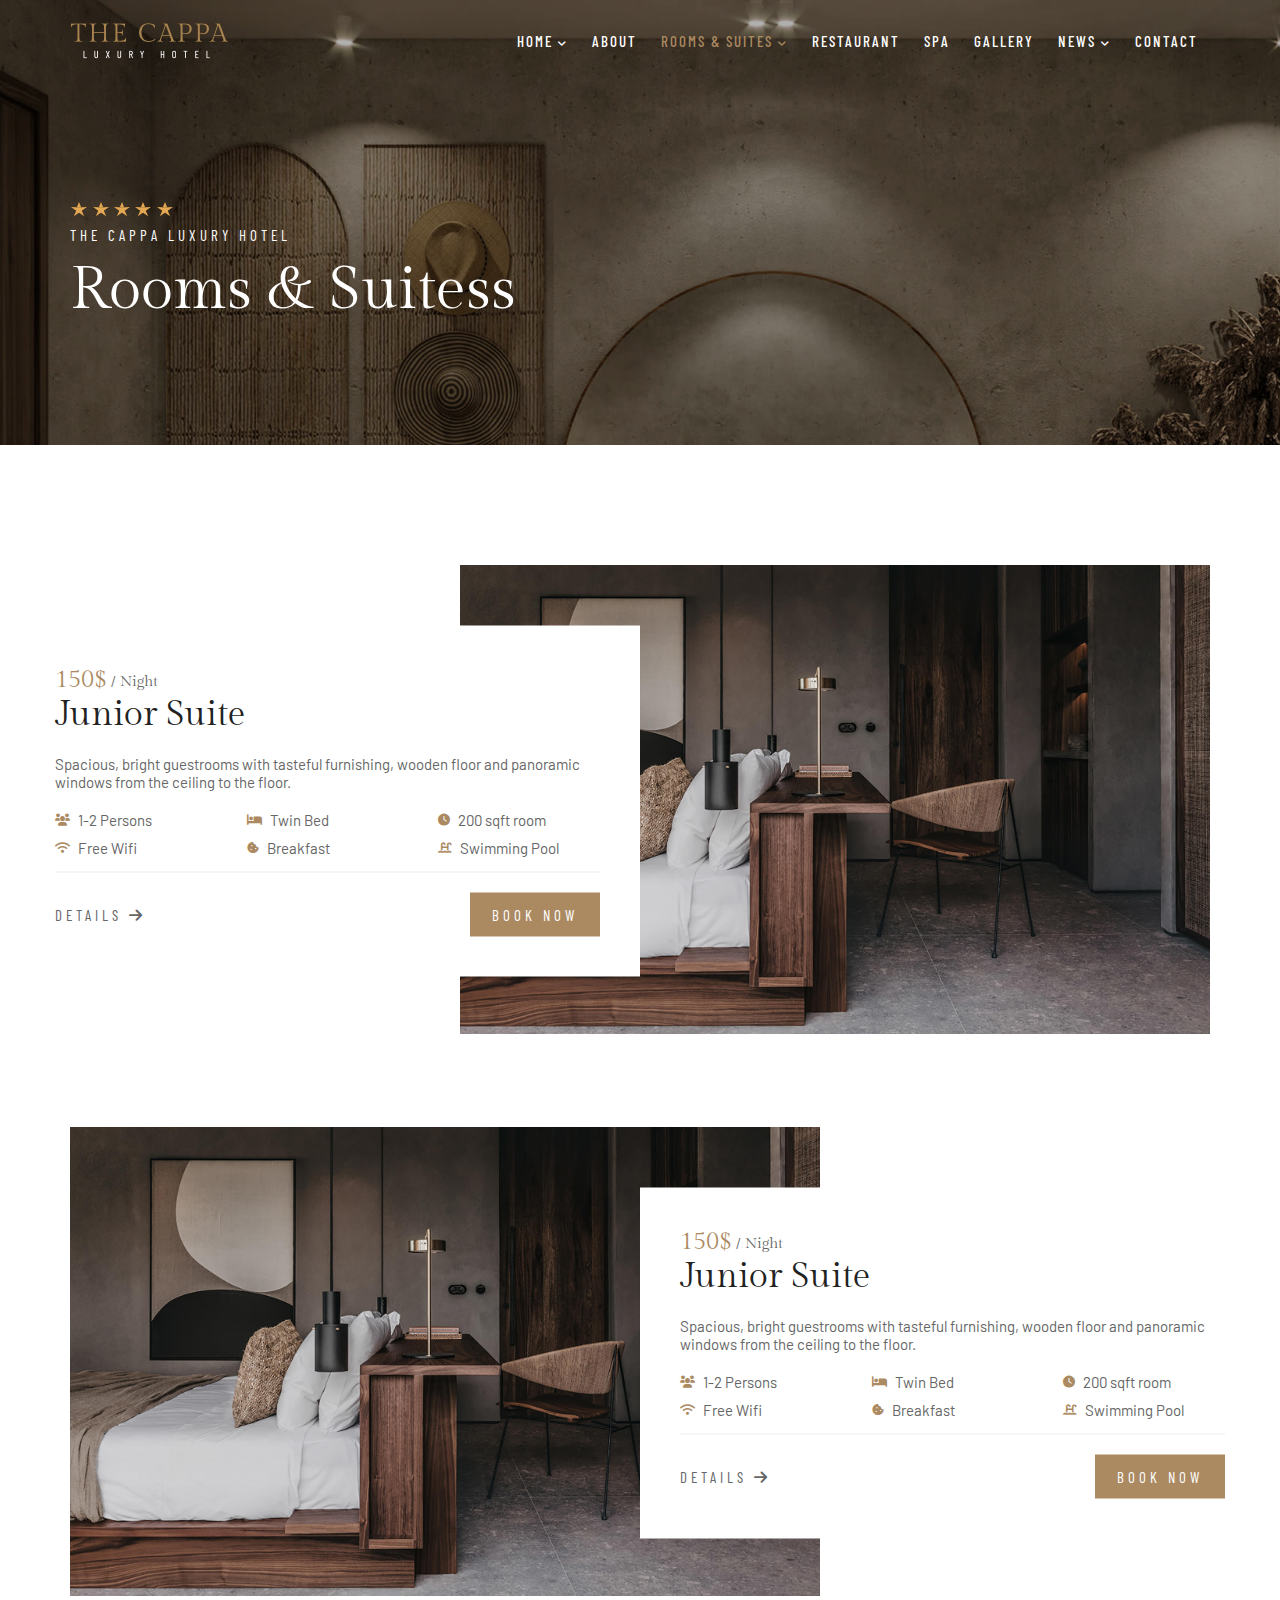
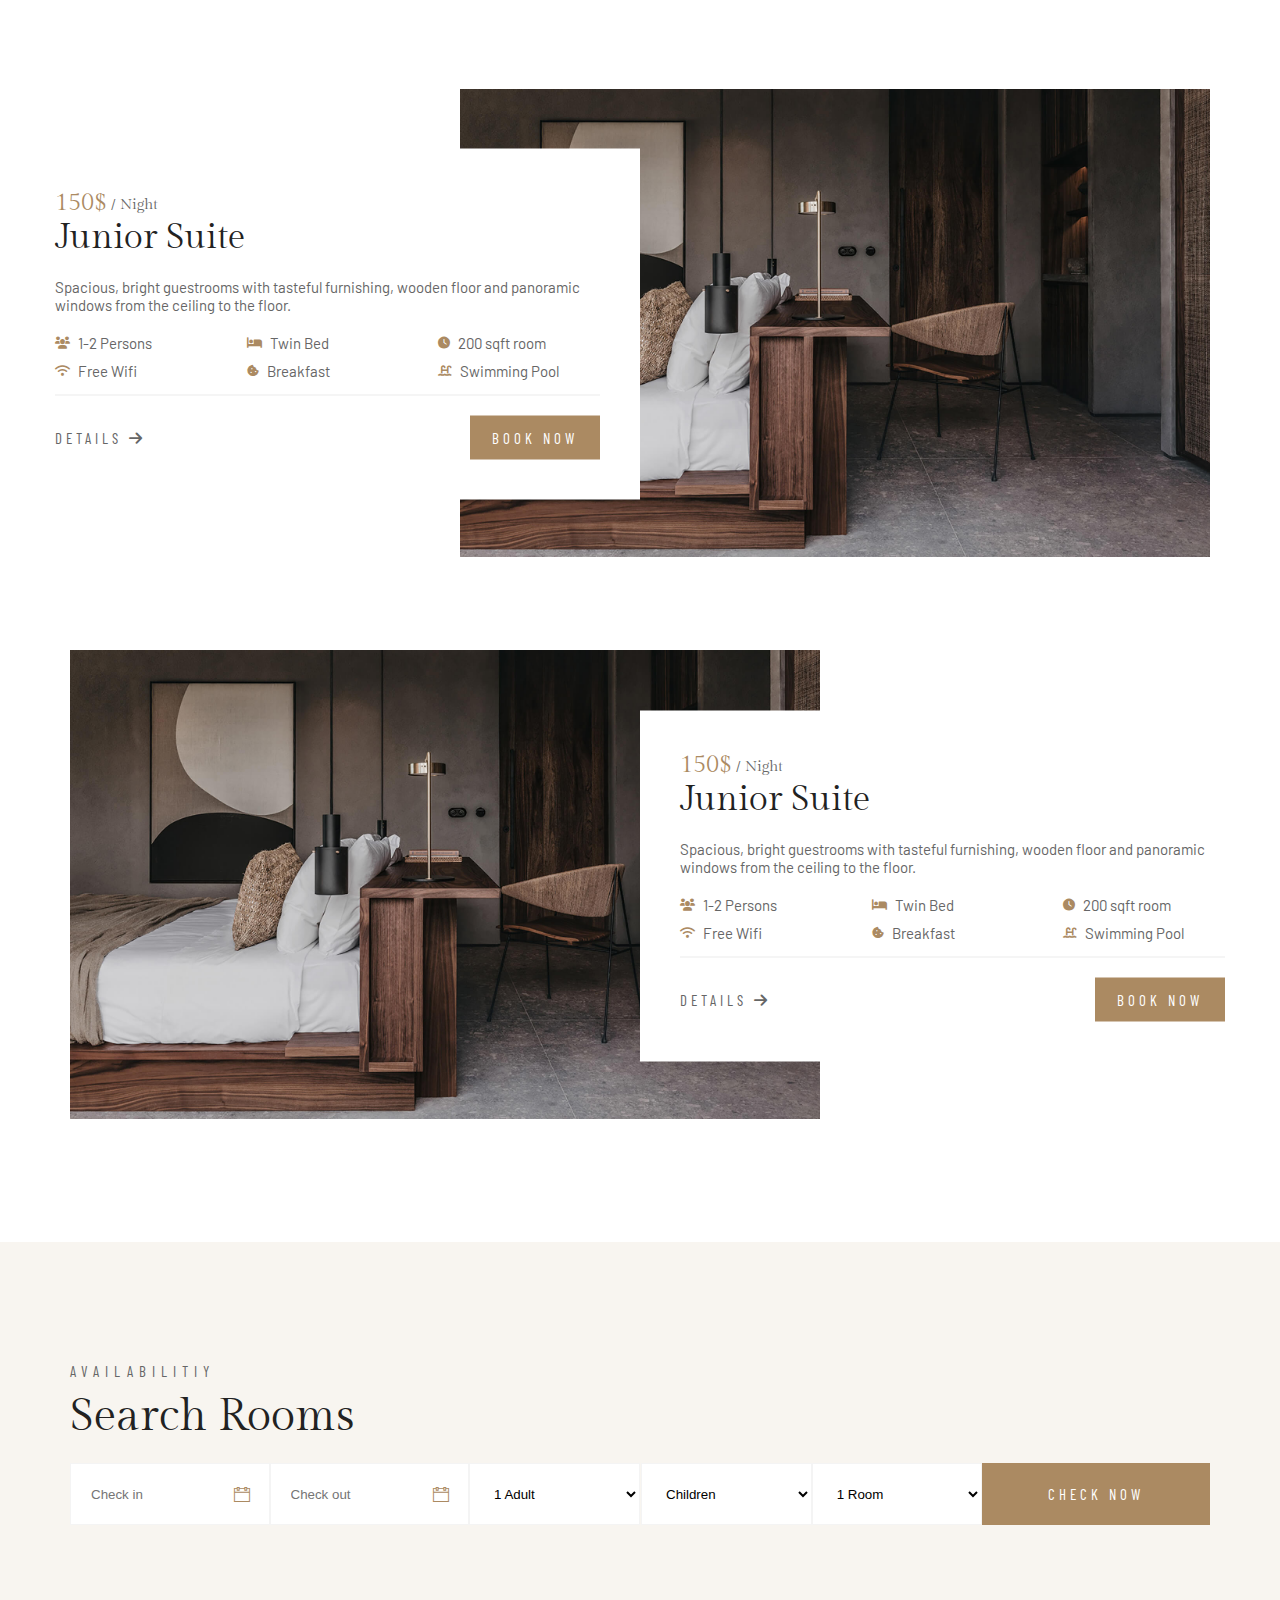
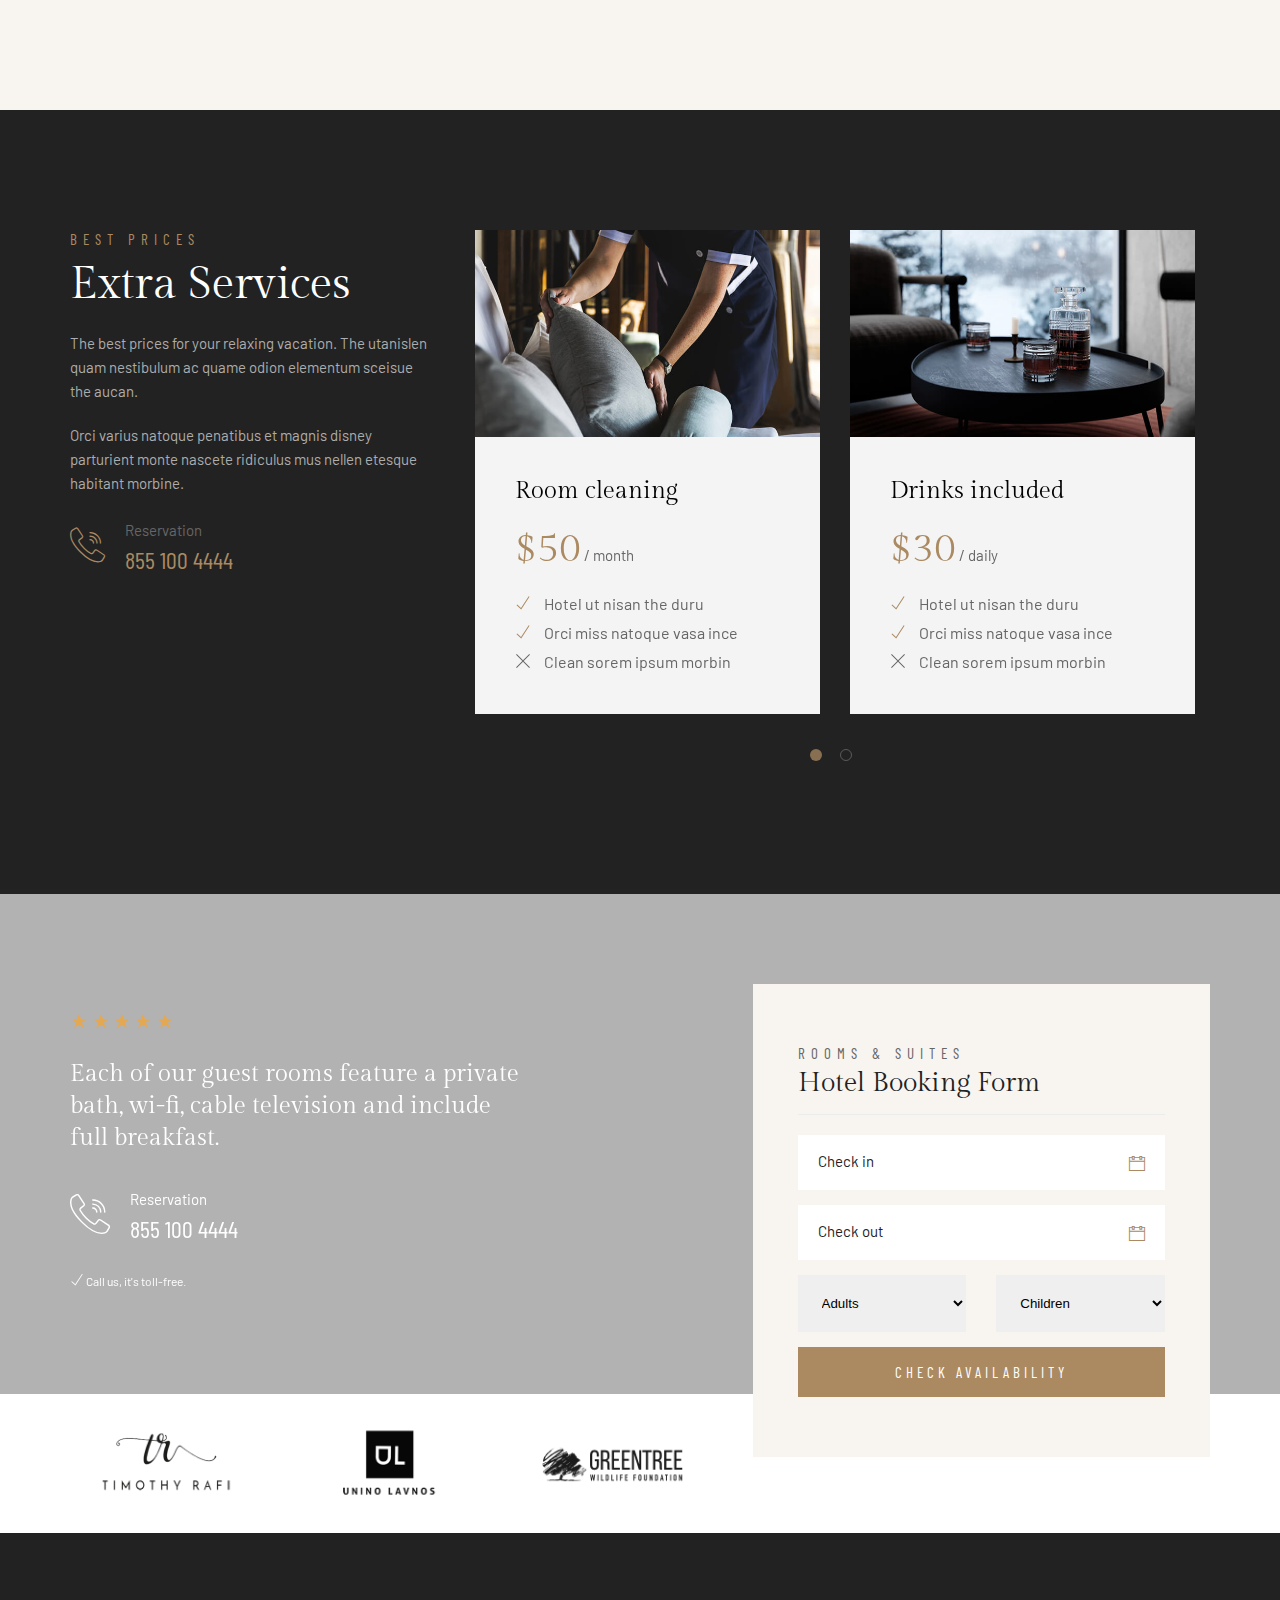
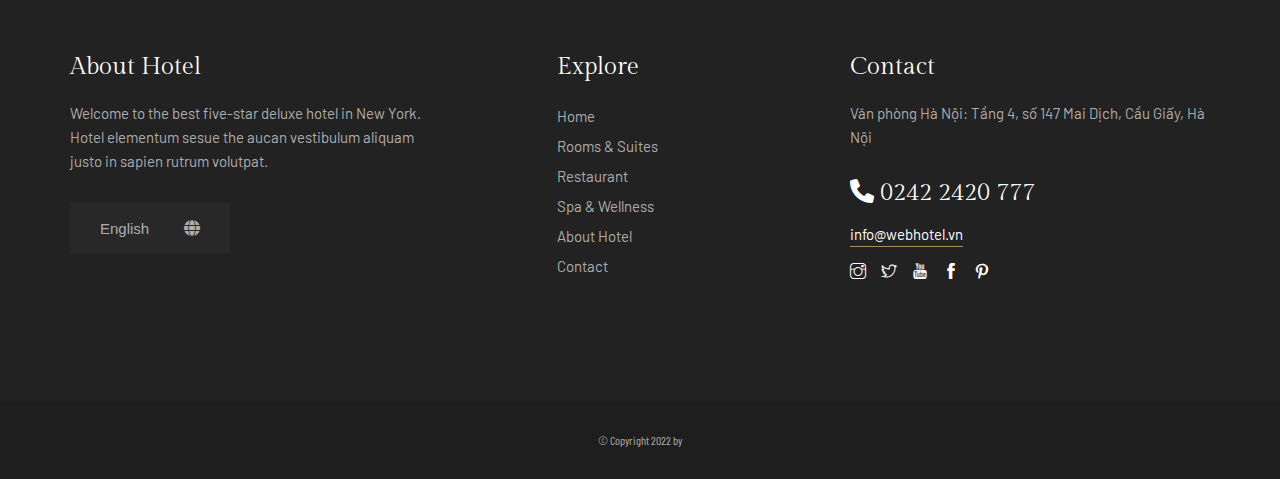
<file: assets/detail_page/rooms/room_2/room_2.html>
<!DOCTYPE html>
<html lang="en">
<head>
    <meta charset="UTF-8">
    <meta http-equiv="X-UA-Compatible" content="IE=edge">
    <meta name="viewport" content="width=device-width, initial-scale=1.0">
    <title>Document</title>
    <link rel="preconnect" href="https://fonts.googleapis.com">
    <link rel="preconnect" href="https://fonts.gstatic.com" crossorigin>
    <link href="https://fonts.googleapis.com/css2?family=Barlow:ital,wght@0,100;0,200;0,300;0,400;0,500;0,600;0,700;0,800;0,900;1,100;1,200;1,300;1,400;1,500;1,600;1,800;1,900&display=swap" rel="stylesheet">
    <link href="https://fonts.googleapis.com/css2?family=Barlow+Condensed:ital,wght@0,100;0,200;0,300;0,400;0,500;0,600;0,700;0,800;0,900;1,100;1,200;1,300;1,400;1,500;1,600;1,700;1,800;1,900&display=swap" rel="stylesheet">
    <link rel="preconnect" href="https://fonts.googleapis.com">
    <link rel="preconnect" href="https://fonts.gstatic.com" crossorigin>
    <link href="https://fonts.googleapis.com/css2?family=Gilda+Display&display=swap" rel="stylesheet">
    <link rel="stylesheet" href="../../../../assets/font/fontawesome-free-6.1.1-web/css/all.css">
    <link rel="stylesheet" href="../../../../assets/font/themify-icons/themify-icons.css">
    <link rel="stylesheet" href="../../../../assets/slick/slick-1.8.1/slick/slick.css">
    <link rel="stylesheet" href="../../../../assets/slick/slick-1.8.1/slick/slick-theme.css">
    <link rel="stylesheet" href="../../../../assets/css/grid.css">
    <link rel="stylesheet" href="../../../../assets/css/base.css">
    <link rel="stylesheet" href="./css/room_2.css">
</head>
<body>
    <div id="room_2">
        <div class="header" style="background-image: url(../../../../assets/img/header3.jpg)">
            <div class="grid wide header__nav-warp">
                <div class="header__nav">
                    <div class="grid wide header__nav-flex">
                        <div class="grid wide header__nav-flex mobile-tablet">
                            <a href="../../../../index.html" class="header__nav-logo-link">
                                <img src="../../../../assets/img/logo (1).png" alt="" class="header__nav-logo">
                            </a>
                            <ul class="header__nav-items">
                                <li class="header__nav-item">
                                    <a href="../../../../index.html" class="header__nav-item-link">
                                        home
                                        <i class="fa-solid fa-angle-down"></i>
                                    </a>
                                    <!-- <ul class="header__nav-items-children">
                                        <li class="header__nav-item-children border-bottom">
                                            <a href="" class="header__nav-item-link-children">Home Layout 1</a>
                                        </li>
                                        <li class="header__nav-item-children border-bottom">
                                            <a href="" class="header__nav-item-link-children">Home Layout 2</a>
                                        </li>
                                        <li class="header__nav-item-children border-bottom">
                                            <a href="" class="header__nav-item-link-children">Home Layout 3</a>
                                        </li>
                                        <li class="header__nav-item-children">
                                            <a href="" class="header__nav-item-link-children">Home Layout 4</a>
                                        </li>
                                    </ul> -->
                                </li>
                                <li class="header__nav-item">
                                    <a href="../../about/about.html" class="header__nav-item-link">About</a>
                                </li>
                                <li class="header__nav-item">
                                    <a href="../room_1/room_1.html" class="header__nav-item-link active">
                                        Rooms & Suites
                                        <i class="fa-solid fa-angle-down"></i>
                                    </a>
                                    <ul class="header__nav-items-children">
                                        <li class="header__nav-item-children border-bottom">
                                            <a href="../room_1/room_1.html" class="header__nav-item-link-children">Rooms 1</a>
                                        </li>
                                        <li class="header__nav-item-children border-bottom">
                                            <a href="#" class="header__nav-item-link-children active">Rooms 2</a>
                                        </li>
                                        <li class="header__nav-item-children border-bottom">
                                            <a href="../room_3/room_3.html" class="header__nav-item-link-children">Rooms 3</a>
                                        </li>
                                        <li class="header__nav-item-children">
                                            <a href="../room_detail/room_detail.html" class="header__nav-item-link-children">Room Details</a>
                                        </li>
                                    </ul>
                                </li>
                                <li class="header__nav-item">
                                    <a href="../../restaurant/restaurant.html" class="header__nav-item-link">Restaurant</a>
                                </li>
                                <li class="header__nav-item">
                                    <a href="../../spa/spa.html" class="header__nav-item-link">Spa</a>
                                </li>
                                <li class="header__nav-item">
                                    <a href="../../gallery/gallery.html" class="header__nav-item-link">Gallery</a>
                                </li>
                                <li class="header__nav-item">
                                    <a href="../../news/news_1/news_1.html" class="header__nav-item-link">
                                        News
                                        <i class="fa-solid fa-angle-down"></i>
                                    </a>
                                    <ul class="header__nav-items-children">
                                        <li class="header__nav-item-children border-bottom">
                                            <a href="../../news/news_1/news_1.html" class="header__nav-item-link-children">News 1</a>
                                        </li>
                                        <li class="header__nav-item-children border-bottom">
                                            <a href="../../news/news_2/news_2.html" class="header__nav-item-link-children">News 2</a>
                                        </li>
                                        <li class="header__nav-item-children">
                                            <a href="../../news/single_post/single_post.html" class="header__nav-item-link-children">Single Post</a>
                                        </li>
                                    </ul>
                                </li>
                                <li class="header__nav-item">
                                    <a href="../../contact/contact.html" class="header__nav-item-link">Contact</a>
                                </li>
                            </ul>
                        </div>
                        <div class="header__nav-btn">
                            <i class="ti-menu"></i>
                        </div>
                    </div>
                </div>
                <div class="header__title">
                    <div class="header__container-star">
                        <i class="star-rating"></i>
                        <i class="star-rating"></i>
                        <i class="star-rating"></i>
                        <i class="star-rating"></i>
                        <i class="star-rating"></i>
                    </div>
                    <h2>The Cappa Luxury Hotel</h2>
                    <h1>Rooms & Suitess</h1>
                </div>
            </div>
        </div>
        <!-- container -->
        <div class="container">
            <div class="container__rooms-suites">
                <div class="grid wide">
                    <div class="row p-relative js-scroll-room-suites row-reverse">
                        <div class="col l-8 c-12">
                            <img src="../../../img/4 (3).jpg" class="container__rooms-suites-img" alt="">
                        </div>
                        <div class="col l-6 c-12">
                            <div class="container__rooms-suites-wrap">
                                <div class="container__rooms-suites-price">
                                    <p>150$</p>
                                    <span>/ Night</span>
                                </div>
                                <h2>Junior Suite</h2>
                                <p>Spacious, bright guestrooms with tasteful furnishing, wooden floor and panoramic windows from the ceiling to the floor.</p>
                                <div class="container__rooms-suites-facilities">
                                    <div class="gird">
                                        <div class="row">
                                            <div class="col l-4 m-4 c-12 container__rooms-suites-facilities-item">
                                                <i class="fa-solid fa-users"></i>
                                                <p>1-2 Persons</p>
                                            </div>
                                            <div class="col l-4 m-4 c-12 container__rooms-suites-facilities-item">
                                                <i class="fa-solid fa-bed"></i>
                                                <p>Twin Bed</p>
                                            </div>
                                            <div class="col l-4 m-4 c-12 container__rooms-suites-facilities-item">
                                                <i class="fa-solid fa-clock"></i>
                                                <p>200 sqft room</p>
                                            </div>
                                            <div class="col l-4 m-4 c-12 container__rooms-suites-facilities-item">
                                                <i class="fa-solid fa-wifi"></i>
                                                <p>Free Wifi</p>
                                            </div>
                                            <div class="col l-4 m-4 c-12 container__rooms-suites-facilities-item">
                                                <i class="fa-solid fa-cookie-bite"></i>
                                                <p>Breakfast</p>
                                            </div>
                                            <div class="col l-4 m-4 c-12 container__rooms-suites-facilities-item">
                                                <i class="fa-solid fa-water-ladder"></i>
                                                <p>Swimming Pool</p>
                                            </div>
                                        </div>
                                        <div class="line"></div>
                                    </div>
                                </div>
                                <div class="container__rooms-suites-details">
                                    <a href="">
                                        Details
                                        <i class="fa-solid fa-arrow-right"></i>
                                    </a>
                                    <a href="" class="container__rooms-suites-btn">
                                        <span>book now</span>
                                    </a>
                                </div>
                            </div>
                        </div>
                    </div>
                    <div class="row p-relative js-scroll-room-suites mt-90">
                        <div class="col l-8 c-12">
                            <img src="../../../img/4 (3).jpg" class="container__rooms-suites-img" alt="">
                        </div>
                        <div class="col l-6 c-12">
                            <div class="container__rooms-suites-wrap">
                                <div class="container__rooms-suites-price">
                                    <p>150$</p>
                                    <span>/ Night</span>
                                </div>
                                <h2>Junior Suite</h2>
                                <p>Spacious, bright guestrooms with tasteful furnishing, wooden floor and panoramic windows from the ceiling to the floor.</p>
                                <div class="container__rooms-suites-facilities">
                                    <div class="gird">
                                        <div class="row">
                                            <div class="col l-4 m-4 c-12 container__rooms-suites-facilities-item">
                                                <i class="fa-solid fa-users"></i>
                                                <p>1-2 Persons</p>
                                            </div>
                                            <div class="col l-4 m-4 c-12 container__rooms-suites-facilities-item">
                                                <i class="fa-solid fa-bed"></i>
                                                <p>Twin Bed</p>
                                            </div>
                                            <div class="col l-4 m-4 c-12 container__rooms-suites-facilities-item">
                                                <i class="fa-solid fa-clock"></i>
                                                <p>200 sqft room</p>
                                            </div>
                                            <div class="col l-4 m-4 c-12 container__rooms-suites-facilities-item">
                                                <i class="fa-solid fa-wifi"></i>
                                                <p>Free Wifi</p>
                                            </div>
                                            <div class="col l-4 m-4 c-12 container__rooms-suites-facilities-item">
                                                <i class="fa-solid fa-cookie-bite"></i>
                                                <p>Breakfast</p>
                                            </div>
                                            <div class="col l-4 m-4 c-12 container__rooms-suites-facilities-item">
                                                <i class="fa-solid fa-water-ladder"></i>
                                                <p>Swimming Pool</p>
                                            </div>
                                        </div>
                                        <div class="line"></div>
                                    </div>
                                </div>
                                <div class="container__rooms-suites-details">
                                    <a href="">
                                        Details
                                        <i class="fa-solid fa-arrow-right"></i>
                                    </a>
                                    <a href="" class="container__rooms-suites-btn">
                                        <span>book now</span>
                                    </a>
                                </div>
                            </div>
                        </div>
                    </div>
                    <div class="row p-relative js-scroll-room-suites row-reverse mt-90">
                        <div class="col l-8 c-12">
                            <img src="../../../img/4 (3).jpg" class="container__rooms-suites-img" alt="">
                        </div>
                        <div class="col l-6 c-12">
                            <div class="container__rooms-suites-wrap">
                                <div class="container__rooms-suites-price">
                                    <p>150$</p>
                                    <span>/ Night</span>
                                </div>
                                <h2>Junior Suite</h2>
                                <p>Spacious, bright guestrooms with tasteful furnishing, wooden floor and panoramic windows from the ceiling to the floor.</p>
                                <div class="container__rooms-suites-facilities">
                                    <div class="gird">
                                        <div class="row">
                                            <div class="col l-4 m-4 c-12 container__rooms-suites-facilities-item">
                                                <i class="fa-solid fa-users"></i>
                                                <p>1-2 Persons</p>
                                            </div>
                                            <div class="col l-4 m-4 c-12 container__rooms-suites-facilities-item">
                                                <i class="fa-solid fa-bed"></i>
                                                <p>Twin Bed</p>
                                            </div>
                                            <div class="col l-4 m-4 c-12 container__rooms-suites-facilities-item">
                                                <i class="fa-solid fa-clock"></i>
                                                <p>200 sqft room</p>
                                            </div>
                                            <div class="col l-4 m-4 c-12 container__rooms-suites-facilities-item">
                                                <i class="fa-solid fa-wifi"></i>
                                                <p>Free Wifi</p>
                                            </div>
                                            <div class="col l-4 m-4 c-12 container__rooms-suites-facilities-item">
                                                <i class="fa-solid fa-cookie-bite"></i>
                                                <p>Breakfast</p>
                                            </div>
                                            <div class="col l-4 m-4 c-12 container__rooms-suites-facilities-item">
                                                <i class="fa-solid fa-water-ladder"></i>
                                                <p>Swimming Pool</p>
                                            </div>
                                        </div>
                                        <div class="line"></div>
                                    </div>
                                </div>
                                <div class="container__rooms-suites-details">
                                    <a href="">
                                        Details
                                        <i class="fa-solid fa-arrow-right"></i>
                                    </a>
                                    <a href="" class="container__rooms-suites-btn">
                                        <span>book now</span>
                                    </a>
                                </div>
                            </div>
                        </div>
                    </div>
                    <div class="row p-relative js-scroll-room-suites mt-90">
                        <div class="col l-8 c-12">
                            <img src="../../../img/4 (3).jpg" class="container__rooms-suites-img" alt="">
                        </div>
                        <div class="col l-6 c-12">
                            <div class="container__rooms-suites-wrap">
                                <div class="container__rooms-suites-price">
                                    <p>150$</p>
                                    <span>/ Night</span>
                                </div>
                                <h2>Junior Suite</h2>
                                <p>Spacious, bright guestrooms with tasteful furnishing, wooden floor and panoramic windows from the ceiling to the floor.</p>
                                <div class="container__rooms-suites-facilities">
                                    <div class="gird">
                                        <div class="row">
                                            <div class="col l-4 m-4 c-12 container__rooms-suites-facilities-item">
                                                <i class="fa-solid fa-users"></i>
                                                <p>1-2 Persons</p>
                                            </div>
                                            <div class="col l-4 m-4 c-12 container__rooms-suites-facilities-item">
                                                <i class="fa-solid fa-bed"></i>
                                                <p>Twin Bed</p>
                                            </div>
                                            <div class="col l-4 m-4 c-12 container__rooms-suites-facilities-item">
                                                <i class="fa-solid fa-clock"></i>
                                                <p>200 sqft room</p>
                                            </div>
                                            <div class="col l-4 m-4 c-12 container__rooms-suites-facilities-item">
                                                <i class="fa-solid fa-wifi"></i>
                                                <p>Free Wifi</p>
                                            </div>
                                            <div class="col l-4 m-4 c-12 container__rooms-suites-facilities-item">
                                                <i class="fa-solid fa-cookie-bite"></i>
                                                <p>Breakfast</p>
                                            </div>
                                            <div class="col l-4 m-4 c-12 container__rooms-suites-facilities-item">
                                                <i class="fa-solid fa-water-ladder"></i>
                                                <p>Swimming Pool</p>
                                            </div>
                                        </div>
                                        <div class="line"></div>
                                    </div>
                                </div>
                                <div class="container__rooms-suites-details">
                                    <a href="">
                                        Details
                                        <i class="fa-solid fa-arrow-right"></i>
                                    </a>
                                    <a href="" class="container__rooms-suites-btn">
                                        <span>book now</span>
                                    </a>
                                </div>
                            </div>
                        </div>
                    </div>
                </div>
            </div>
            <div class="container__search-rooms">
                <div class="grid wide">
                    <h5>Availabilitiy</h5>
                    <h2>Search Rooms</h2>
                    <form action="" class="header__form-group">
                        <div class="grid">
                            <div class="row no-gutters">
                                <div class="col l-6 m-12 c-12 mb-15">
                                    <div class="header__form-group-items">
                                        <div class="header__form-group-input-item mb-mb-15">
                                            <input type="text" placeholder="Check in" class="header__form-group-input">
                                            <i class="ti-calendar"></i>
                                        </div>
                                        <div class="header__form-group-input-item mb-mb-15">
                                            <input type="text" placeholder="Check out" class="header__form-group-input">
                                            <i class="ti-calendar"></i>
                                        </div>
                                        <div class="header__form-group-select d-tb-none">
                                            <select name="" id="">
                                                <option class="header__form-group-select-option" value="1">1 Adult</option>
                                                <option class="header__form-group-select-option" value="2">2 Adult</option>
                                                <option class="header__form-group-select-option" value="3">3 Adult</option>
                                                <option class="header__form-group-select-option" value="4">4 Adult</option>
                                            </select>
                                        </div>
                                    </div>
                                </div>
                                <div class="col l-6 m-12 c-12 padding-left-1">
                                    <div class="header__form-group-items">
                                        <div class="header__form-group-select d-pc-none d-tb-block">
                                            <select name="" id="">
                                                <option class="header__form-group-select-option" value="1">1 Adult</option>
                                                <option class="header__form-group-select-option" value="2">2 Adult</option>
                                                <option class="header__form-group-select-option" value="3">3 Adult</option>
                                                <option class="header__form-group-select-option" value="4">4 Adult</option>
                                            </select>
                                        </div>
                                        <div class="header__form-group-select mb-mb-15">
                                            <select name="" id="">
                                                <option class="header__form-group-select-option" value="0">Children</option>
                                                <option class="header__form-group-select-option" value="1">1 Child</option>
                                                <option class="header__form-group-select-option" value="2">2 Children</option>
                                                <option class="header__form-group-select-option" value="3">3 Children</option>
                                                <option class="header__form-group-select-option" value="4">4 Children</option>
                                                <option class="header__form-group-select-option" value="5">5 Children</option>
                                            </select>
                                        </div>
                                        <div class="header__form-group-select mb-mb-15">
                                            <select name="" id="test">
                                                <option class="header__form-group-select-option" value="1">1 Room</option>
                                                <option class="header__form-group-select-option" value="2">2 Rooms</option>
                                                <option class="header__form-group-select-option" value="3">3 Rooms</option>
                                                <option class="header__form-group-select-option" value="4">4 Rooms</option>
                                            </select>
                                        </div>
                                        <button type="submit" class="header__form-group-btn">Check now</button>
                                    </div>
                                </div>
                            </div>
                        </div>
                    </form>
                </div>
            </div>
            <div class="container__extra-services">
                <div class="grid wide">
                    <div class="row">
                        <div class="col l-4 m-4 c-12">
                            <div class="container__extra-services-text">
                                <h5>Best Prices</h5>
                                <h2>Extra Services</h2>
                                <p>The best prices for your relaxing vacation. The utanislen quam nestibulum ac quame odion elementum sceisue the aucan.</p>
                                <p>Orci varius natoque penatibus et magnis disney parturient monte nascete ridiculus mus nellen etesque habitant morbine.</p>
                                <div class="container__contact-info-phone mb-30">
                                    <span class="flaticon-call"></span>
                                    <div class="container__contact-info-phone-wrap">
                                        <p>Reservation</p>
                                        <a href="">855 100 4444</a>
                                    </div>
                                </div>
                            </div>
                        </div>
                        <div class="col l-8 m-8 c-12 mb-30">
                            <div class="services-items">
                                <div class="col l-6 m-12 c-12">
                                    <div class="container__extra-services-item">
                                        <div class="container__extra-services-img" style="background-image: url('../../../../assets/img/1\ \(1\).jpg');"></div>
                                        <div class="container__extra-services-item-warp">
                                            <h3>Room cleaning</h3>
                                            <div class="container__extra-services-price">
                                                <p>$50</p>
                                                <span>/ month</span>
                                            </div>
                                            <p>
                                                <i class="ti-check active"></i>
                                                Hotel ut nisan the duru
                                            </p>
                                            <p>
                                                <i class="ti-check active"></i>
                                                Orci miss natoque vasa ince
                                            </p>
                                            <p>
                                                <i class="ti-close"></i>
                                                Clean sorem ipsum morbin
                                            </p>
                                        </div>
                                    </div>
                                </div>
                                <div class="col l-6 m-12 c-12">
                                    <div class="container__extra-services-item">
                                        <div class="container__extra-services-img" style="background-image: url(../../../../assets/img/2\ \(1\).jpg);"></div>
                                        <div class="container__extra-services-item-warp">
                                            <h3>Drinks included</h3>
                                            <div class="container__extra-services-price">
                                                <p>$30</p>
                                                <span>/ daily</span>
                                            </div>
                                            <p>
                                                <i class="ti-check active"></i>
                                                Hotel ut nisan the duru
                                            </p>
                                            <p>
                                                <i class="ti-check active"></i>
                                                Orci miss natoque vasa ince
                                            </p>
                                            <p>
                                                <i class="ti-close"></i>
                                                Clean sorem ipsum morbin
                                            </p>
                                        </div>
                                    </div>
                                </div>
                                <div class="col l-6 m-12 c-12">
                                    <div class="container__extra-services-item">
                                        <div class="container__extra-services-img" style="background-image: url(../../../../assets/img/3\ \(4\).jpg);"></div>
                                        <div class="container__extra-services-item-warp">
                                            <h3>Room Breakfast</h3>
                                            <div class="container__extra-services-price">
                                                <p>$30</p>
                                                <span>/ daily</span>
                                            </div>
                                            <p>
                                                <i class="ti-check active"></i>
                                                Hotel ut nisan the duru
                                            </p>
                                            <p>
                                                <i class="ti-check active"></i>
                                                Orci miss natoque vasa ince
                                            </p>
                                            <p>
                                                <i class="ti-close"></i>
                                                Clean sorem ipsum morbin
                                            </p>
                                        </div>
                                    </div>
                                </div>
                                <div class="col l-6 m-12 c-12">
                                    <div class="container__extra-services-item">
                                        <div class="container__extra-services-img" style="background-image: url(../../../../assets/img/4\ \(2\).jpg);"></div>
                                        <div class="container__extra-services-item-warp">
                                            <h3>Safe & Secure</h3>
                                            <div class="container__extra-services-price">
                                                <p>$15</p>
                                                <span>/ daily</span>
                                            </div>
                                            <p>
                                                <i class="ti-check active"></i>
                                                Hotel ut nisan the duru
                                            </p>
                                            <p>
                                                <i class="ti-check active"></i>
                                                Orci miss natoque vasa ince
                                            </p>
                                            <p>
                                                <i class="ti-close"></i>
                                                Clean sorem ipsum morbin
                                            </p>
                                        </div>
                                    </div>
                                </div>
                            </div>
                        </div>
                    </div>
                </div>
            </div>
            <div class="container__booking" style="background-image: url(../../../../assets/img/2\ \(2\).jpg);">
                <div class="container__booking-warp">
                    <div class="grid wide">
                        <div class="row height-300 height-tb-unset height-mb-unset">
                            <div class="col l-5 m-5 height-300 height-tb-unset c-12 height-mb-unset">
                                <div class="header__container-star">
                                    <i class="star-rating"></i>
                                    <i class="star-rating"></i>
                                    <i class="star-rating"></i>
                                    <i class="star-rating"></i>
                                    <i class="star-rating"></i>
                                </div>
                                <h6>Each of our guest rooms feature a private bath, wi-fi, cable television and include full breakfast.</h6>
                                <div class="container__contact-info-phone mb-30">
                                    <span class="flaticon-call"></span>
                                    <div class="container__contact-info-phone-wrap">
                                        <p>Reservation</p>
                                        <a href="">855 100 4444</a>
                                    </div>
                                </div>
                                <p>
                                    <i class="ti-check"></i>
                                    Call us, it's toll-free.
                                </p>
                            </div>
                            <div class="col l-5 l-o-2 m-7 c-12">
                                <form action="" class="container__booking-form">
                                    <h5>Rooms & Suites</h5>
                                    <h2>Hotel Booking Form</h2>
                                    <div class="container__booking-input-warp">
                                        <input type="text" placeholder="Check in" class="container__booking-input">
                                        <i class="ti-calendar"></i>
                                    </div>
                                    <div class="container__booking-input-warp">
                                        <input type="text" placeholder="Check out" class="container__booking-input">
                                        <i class="ti-calendar"></i>
                                    </div>
                                    <div class="container__booking-select p-right">
                                        <select name="" id="">
                                            <option class="container__booking-select-option" value="0">Adults</option>
                                            <option class="container__booking-select-option" value="1">1</option>
                                            <option class="container__booking-select-option" value="2">2</option>
                                            <option class="container__booking-select-option" value="3">3</option>
                                            <option class="container__booking-select-option" value="4">4</option>
                                        </select>
                                    </div>
                                    <div class="container__booking-select p-left">
                                        <select name="" id="">
                                            <option class="container__booking-select-option" value="0">Children</option>
                                            <option class="container__booking-select-option" value="1">1</option>
                                            <option class="container__booking-select-option" value="2">2</option>
                                            <option class="container__booking-select-option" value="3">3</option>
                                            <option class="container__booking-select-option" value="4">4</option>
                                        </select>
                                    </div>
                                    <button type="submit" class="container__booking-btn">Check Availability</button>
                                </form>
                            </div>
                        </div>
                    </div>
                </div>
            </div>
            <div class="container__clients">
                <div class="grid wide">
                    <div class="row">
                        <div class="col l-7 m-12 c-12">
                            <div class="container__clients-item-warp">
                                <div class="container__clients-item">
                                    <img src="../../../../assets/img/1.png" alt="">
                                    <img src="../../../../assets/img/2.png" alt="">
                                    <img src="../../../../assets/img/3.png" alt="">
                                    <img src="../../../../assets/img/4.png" alt="">
                                    <img src="../../../../assets/img/5.png" alt="">
                                    <img src="../../../../assets/img/6.png" alt="">
                                </div>
                            </div>
                        </div>
                    </div>
                </div>
            </div>
        </div>
        <div class="footer">
            <div class="footer-top">
                <div class="grid wide">
                    <div class="row">
                        <div class="col l-4 m-4 c-12 mb-mb-30">
                            <h5>About Hotel</h5>
                            <p>Welcome to the best five-star deluxe hotel in New York. Hotel elementum sesue the aucan vestibulum aliquam justo in sapien rutrum volutpat.</p>
                            <div class="footer-top__languague">
                                <select name="" id="">
                                    <option value="1">English</option>
                                    <option value="2">Việt Nam</option>
                                </select>
                                <i class="fa-solid fa-globe"></i>
                            </div>
                        </div>
                        <div class="col l-3 l-o-1 m-3 m-o-1 c-12 mb-mb-30">
                            <h5>Explore</h5>
                            <ul class="footer-top__items">
                                <li class="footer-top__item">
                                    <a href="" class="footer-top__item-link">Home</a>
                                </li>
                                <li class="footer-top__item">
                                    <a href="" class="footer-top__item-link">Rooms & Suites</a>
                                </li>
                                <li class="footer-top__item">
                                    <a href="" class="footer-top__item-link">Restaurant</a>
                                </li>
                                <li class="footer-top__item">
                                    <a href="" class="footer-top__item-link">Spa & Wellness</a>
                                </li>
                                <li class="footer-top__item">
                                    <a href="" class="footer-top__item-link">About Hotel</a>
                                </li>
                                <li class="footer-top__item">
                                    <a href="" class="footer-top__item-link">Contact</a>
                                </li>
                            </ul>
                        </div>
                        <div class="col l-4 m-4 c-12">
                            <h5>Contact</h5>
                            <p class="footer-top__address">Văn phòng Hà Nội: Tầng 4, số 147 Mai Dịch, Cầu Giấy, Hà Nội</p>
                            <a href="" class="footer-top__hotline">
                                <i class="fa-solid fa-phone"></i>
                                0242 2420 777
                            </a>
                            <a href="" class="footer-top__mail">info@webhotel.vn</a>
                            <div class="footer-top__social">
                                <a href="" class="">
                                    <i class="ti-instagram"></i>
                                </a>
                                <a href="">
                                    <i class="ti-twitter"></i>
                                </a>
                                <a href="">
                                    <i class="ti-youtube"></i>
                                </a>
                                <a href="">
                                    <i class="ti-facebook"></i>
                                </a>
                                <a href="">
                                    <i class="ti-pinterest"></i>
                                </a>
                            </div>
                        </div>
                    </div>
                </div>
            </div>
            <div class="footer-bottom">
                <p>© Copyright 2022 by </p>
            </div>
        </div>
    </div>
    <script src="../../../../assets/jquery_321/jquery-3.2.1.js"></script>
    <script src="../../../../assets/jquery_321/jquery-3.2.1.min.js"></script>
    <script src="../../../../assets/slick/slick-1.8.1/slick/slick.js"></script>
    <script src="../../../../assets/slick/slick-1.8.1/slick/slick.min.js"></script>
    <script src="./js/room_2.js"></script>
</body>
</html>
</file>
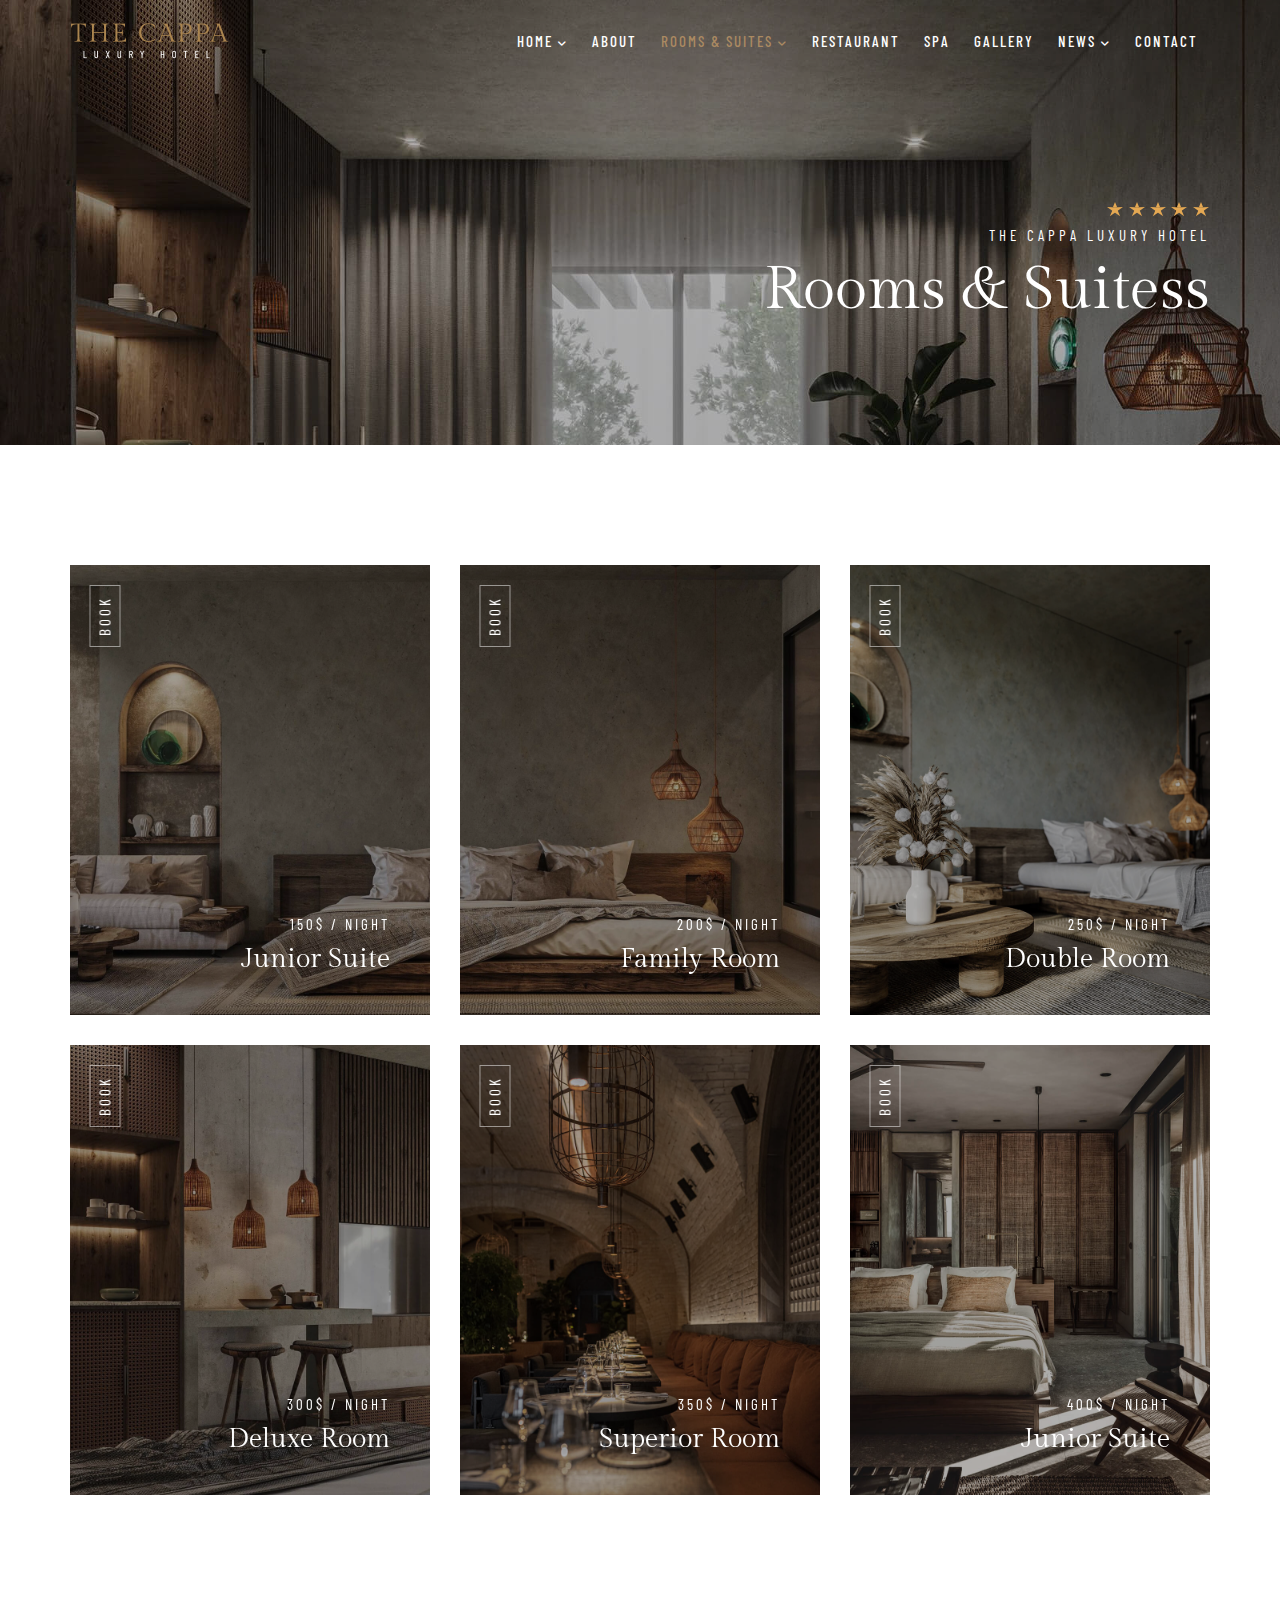
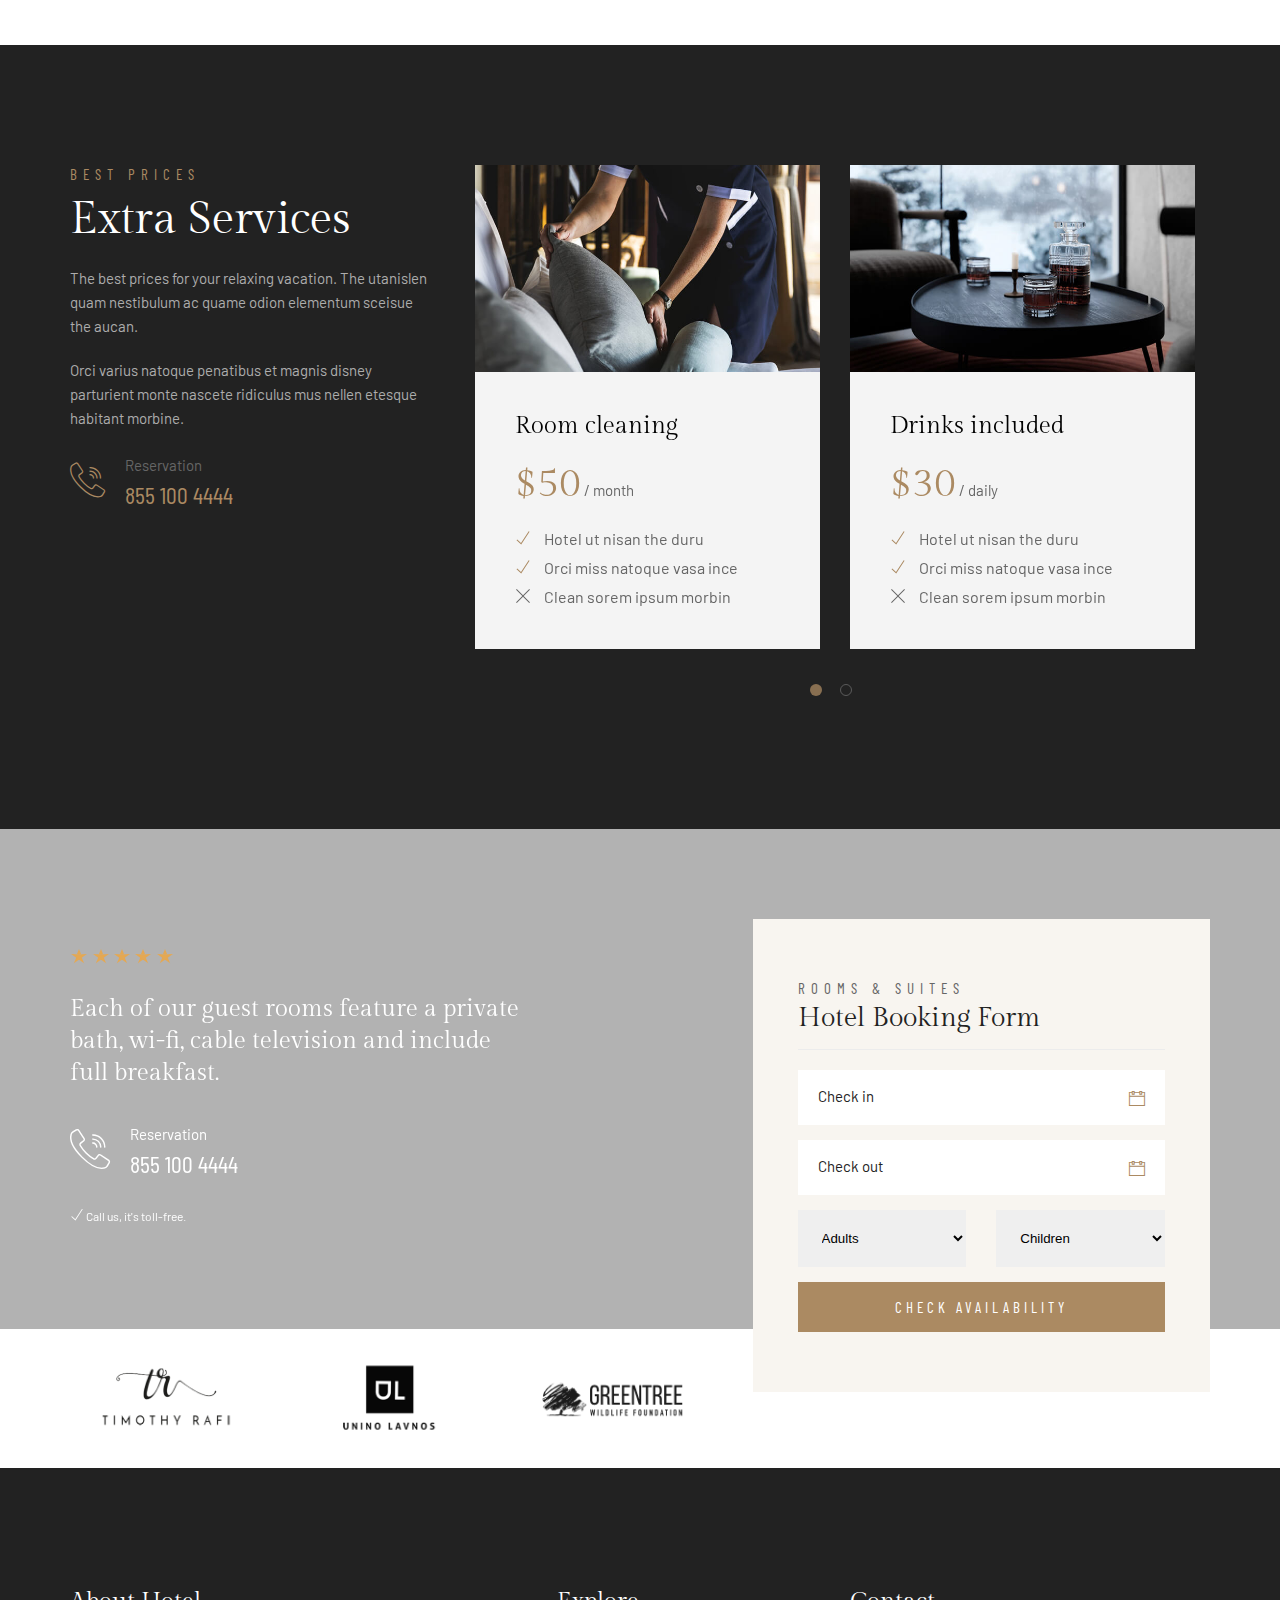
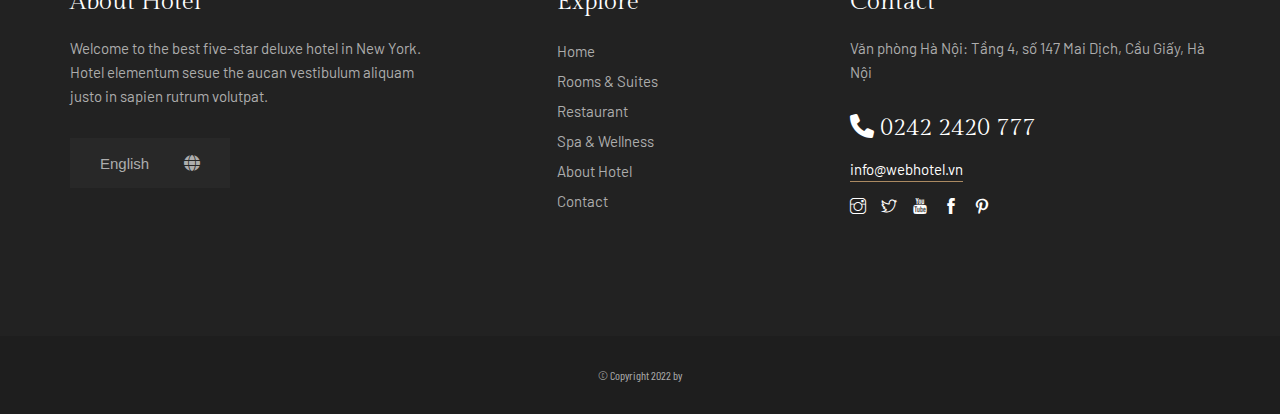
<file: assets/detail_page/rooms/room_3/room_3.html>
<!DOCTYPE html>
<html lang="en">
<head>
    <meta charset="UTF-8">
    <meta http-equiv="X-UA-Compatible" content="IE=edge">
    <meta name="viewport" content="width=device-width, initial-scale=1.0">
    <title>Document</title>
    <link rel="preconnect" href="https://fonts.googleapis.com">
    <link rel="preconnect" href="https://fonts.gstatic.com" crossorigin>
    <link href="https://fonts.googleapis.com/css2?family=Barlow:ital,wght@0,100;0,200;0,300;0,400;0,500;0,600;0,700;0,800;0,900;1,100;1,200;1,300;1,400;1,500;1,600;1,800;1,900&display=swap" rel="stylesheet">
    <link href="https://fonts.googleapis.com/css2?family=Barlow+Condensed:ital,wght@0,100;0,200;0,300;0,400;0,500;0,600;0,700;0,800;0,900;1,100;1,200;1,300;1,400;1,500;1,600;1,700;1,800;1,900&display=swap" rel="stylesheet">
    <link rel="preconnect" href="https://fonts.googleapis.com">
    <link rel="preconnect" href="https://fonts.gstatic.com" crossorigin>
    <link href="https://fonts.googleapis.com/css2?family=Gilda+Display&display=swap" rel="stylesheet">
    <link rel="stylesheet" href="../../../../assets/font/fontawesome-free-6.1.1-web/css/all.css">
    <link rel="stylesheet" href="../../../../assets/font/themify-icons/themify-icons.css">
    <link rel="stylesheet" href="../../../../assets/slick/slick-1.8.1/slick/slick.css">
    <link rel="stylesheet" href="../../../../assets/slick/slick-1.8.1/slick/slick-theme.css">
    <link rel="stylesheet" href="../../../../assets/css/grid.css">
    <link rel="stylesheet" href="../../../../assets/css/base.css">
    <link rel="stylesheet" href="./css/room_3.css">
</head>
<body>
    <div id="room_3">
        <div class="header" style="background-image: url(../../../../assets/img/header2.jpg)">
            <div class="grid wide header__nav-warp">
                <div class="header__nav">
                    <div class="grid wide header__nav-flex">
                        <div class="grid wide header__nav-flex mobile-tablet">
                            <a href="../../../../index.html" class="header__nav-logo-link">
                                <img src="../../../../assets/img/logo (1).png" alt="" class="header__nav-logo">
                            </a>
                            <ul class="header__nav-items">
                                <li class="header__nav-item">
                                    <a href="../../../../index.html" class="header__nav-item-link">
                                        home
                                        <i class="fa-solid fa-angle-down"></i>
                                    </a>
                                    <!-- <ul class="header__nav-items-children">
                                        <li class="header__nav-item-children border-bottom">
                                            <a href="" class="header__nav-item-link-children">Home Layout 1</a>
                                        </li>
                                        <li class="header__nav-item-children border-bottom">
                                            <a href="" class="header__nav-item-link-children">Home Layout 2</a>
                                        </li>
                                        <li class="header__nav-item-children border-bottom">
                                            <a href="" class="header__nav-item-link-children">Home Layout 3</a>
                                        </li>
                                        <li class="header__nav-item-children">
                                            <a href="" class="header__nav-item-link-children">Home Layout 4</a>
                                        </li>
                                    </ul> -->
                                </li>
                                <li class="header__nav-item">
                                    <a href="../../../../assets/detail_page/about/about.html" class="header__nav-item-link">About</a>
                                </li>
                                <li class="header__nav-item">
                                    <a href="../../../../assets/detail_page/rooms/room_1/room_1.html" class="header__nav-item-link active">
                                        Rooms & Suites
                                        <i class="fa-solid fa-angle-down"></i>
                                    </a>
                                    <ul class="header__nav-items-children">
                                        <li class="header__nav-item-children border-bottom">
                                            <a href="../../../../assets/detail_page/rooms/room_1/room_1.html" class="header__nav-item-link-children">Rooms 1</a>
                                        </li>
                                        <li class="header__nav-item-children border-bottom">
                                            <a href="../../../../assets/detail_page/rooms/room_2/room_2.html" class="header__nav-item-link-children">Rooms 2</a>
                                        </li>
                                        <li class="header__nav-item-children border-bottom">
                                            <a href="#" class="header__nav-item-link-children active">Rooms 3</a>
                                        </li>
                                        <li class="header__nav-item-children">
                                            <a href="../../../../assets/detail_page/rooms/room_detail/room_detail.html" class="header__nav-item-link-children">Room Details</a>
                                        </li>
                                    </ul>
                                </li>
                                <li class="header__nav-item">
                                    <a href="../../restaurant/restaurant.html" class="header__nav-item-link">Restaurant</a>
                                </li>
                                <li class="header__nav-item">
                                    <a href="../../spa/spa.html" class="header__nav-item-link">Spa</a>
                                </li>
                                <li class="header__nav-item">
                                    <a href="../../gallery/gallery.html" class="header__nav-item-link">Gallery</a>
                                </li>
                                <li class="header__nav-item">
                                    <a href="../../news/news_1/news_1.html" class="header__nav-item-link">
                                        News
                                        <i class="fa-solid fa-angle-down"></i>
                                    </a>
                                    <ul class="header__nav-items-children">
                                        <li class="header__nav-item-children border-bottom">
                                            <a href="../../news/news_1/news_1.html" class="header__nav-item-link-children">News 1</a>
                                        </li>
                                        <li class="header__nav-item-children border-bottom">
                                            <a href="../../news/news_2/news_2.html" class="header__nav-item-link-children">News 2</a>
                                        </li>
                                        <li class="header__nav-item-children">
                                            <a href="../../news/single_post/single_post.html" class="header__nav-item-link-children">Single Post</a>
                                        </li>
                                    </ul>
                                </li>
                                <li class="header__nav-item">
                                    <a href="../../contact/contact.html" class="header__nav-item-link">Contact</a>
                                </li>
                            </ul>
                        </div>
                        <div class="header__nav-btn">
                            <i class="ti-menu"></i>
                        </div>
                    </div>
                </div>
                <div class="header__title">
                    <div class="header__container-star">
                        <i class="star-rating"></i>
                        <i class="star-rating"></i>
                        <i class="star-rating"></i>
                        <i class="star-rating"></i>
                        <i class="star-rating"></i>
                    </div>
                    <h2>The Cappa Luxury Hotel</h2>
                    <h1>Rooms & Suitess</h1>
                </div>
            </div>
        </div>
        <!-- container -->
        <div class="container">
            <div class="container__rooms-suites">
                <div class="grid wide">
                    <div class="row">
                        <div class="col l-4 m-6 c-12">
                            <div class="container__rooms-suites-wrap">
                                <div class="container__rooms-suites-img" style="background-image: url(../../../../assets/img/1.jpg);">
                                    <span class="container__rooms-suites-book"><a href="">book</a></span>
                                    <div class="container__rooms-suites-iteams">
                                        <div class="container__rooms-suites-title">
                                            <h6>150$ / Night</h6>
                                            <h4>Junior Suite</h4>
                                        </div>
                                    </div>
                                </div>
                                <div class="container__rooms-suites-items2">
                                    <div class="container__rooms-suites-item2">
                                        <h6>150$ / Night</h6>
                                        <h4>Junior Suite</h4>
                                        <p>Hotel viverra tristique ustoni miss vitae sediam neque nivamus aestan.</p>
                                        <div class="container__rooms-suites-facilities row mb-30">
                                            <div class="col l-6">
                                                <ul>
                                                    <li>
                                                        <i class="fa-solid fa-users"></i>
                                                        <p>1-2 Persons</p>
                                                    </li>
                                                    <li>
                                                        <i class="fa-solid fa-wifi"></i>
                                                        <p>Free Wifi</p>
                                                    </li>
                                                </ul>
                                            </div>
                                            <div class="col l-6">
                                                <ul>
                                                    <li>
                                                        <i class="fa-solid fa-bed"></i>
                                                        <p>Twin Bed</p>
                                                    </li>
                                                    <li>
                                                        <i class="fa-solid fa-cookie-bite"></i>
                                                        <p>Breakfast</p>
                                                    </li>
                                                </ul>
                                            </div>
                                        </div>
                                        <a href="" class="container__rooms-suites-link">Details</a>
                                    </div>
                                </div>
                            </div>
                        </div>
                        <div class="col l-4 m-6 c-12">
                            <div class="container__rooms-suites-wrap">
                                <div class="container__rooms-suites-img" style="background-image: url(../../../../assets/img/2.jpg);">
                                    <span class="container__rooms-suites-book"><a href="">book</a></span>
                                    <div class="container__rooms-suites-iteams">
                                        <div class="container__rooms-suites-title">
                                            <h6>200$ / Night</h6>
                                            <h4>Family Room</h4>
                                        </div>
                                    </div>
                                </div>
                                <div class="container__rooms-suites-items2">
                                    <div class="container__rooms-suites-item2">
                                        <h6>200$ / Night</h6>
                                        <h4>Family Room</h4>
                                        <p>Hotel viverra tristique ustoni miss vitae sediam neque nivamus aestan.</p>
                                        <div class="container__rooms-suites-facilities row mb-30">
                                            <div class="col l-6">
                                                <ul>
                                                    <li>
                                                        <i class="fa-solid fa-users"></i>
                                                        <p>1-2 Persons</p>
                                                    </li>
                                                    <li>
                                                        <i class="fa-solid fa-wifi"></i>
                                                        <p>Free Wifi</p>
                                                    </li>
                                                </ul>
                                            </div>
                                            <div class="col l-6">
                                                <ul>
                                                    <li>
                                                        <i class="fa-solid fa-bed"></i>
                                                        <p>Twin Bed</p>
                                                    </li>
                                                    <li>
                                                        <i class="fa-solid fa-cookie-bite"></i>
                                                        <p>Breakfast</p>
                                                    </li>
                                                </ul>
                                            </div>
                                        </div>
                                        <a href="" class="container__rooms-suites-link">Details</a>
                                    </div>
                                </div>
                            </div>
                        </div>
                        <div class="col l-4 m-6 c-12">
                            <div class="container__rooms-suites-wrap">
                                <div class="container__rooms-suites-img" style="background-image: url(../../../../assets/img/3\ \(1\).jpg);">
                                    <span class="container__rooms-suites-book"><a href="">book</a></span>
                                    <div class="container__rooms-suites-iteams">
                                        <div class="container__rooms-suites-title">
                                            <h6>250$ / Night</h6>
                                            <h4>Double Room</h4>
                                        </div>
                                    </div>
                                </div>
                                <div class="container__rooms-suites-items2">
                                    <div class="container__rooms-suites-item2">
                                        <h6>250$ / Night</h6>
                                        <h4>Double Room</h4>
                                        <p>Hotel viverra tristique ustoni miss vitae sediam neque nivamus aestan.</p>
                                        <div class="container__rooms-suites-facilities row mb-30">
                                            <div class="col l-6">
                                                <ul>
                                                    <li>
                                                        <i class="fa-solid fa-users"></i>
                                                        <p>1-2 Persons</p>
                                                    </li>
                                                    <li>
                                                        <i class="fa-solid fa-wifi"></i>
                                                        <p>Free Wifi</p>
                                                    </li>
                                                </ul>
                                            </div>
                                            <div class="col l-6">
                                                <ul>
                                                    <li>
                                                        <i class="fa-solid fa-bed"></i>
                                                        <p>Twin Bed</p>
                                                    </li>
                                                    <li>
                                                        <i class="fa-solid fa-cookie-bite"></i>
                                                        <p>Breakfast</p>
                                                    </li>
                                                </ul>
                                            </div>
                                        </div>
                                        <a href="" class="container__rooms-suites-link">Details</a>
                                    </div>
                                </div>
                            </div>
                        </div>
                        <div class="col l-4 m-6 c-12">
                            <div class="container__rooms-suites-wrap">
                                <div class="container__rooms-suites-img" style="background-image: url(../../../../assets/img/6\ \(1\).jpg);">
                                    <span class="container__rooms-suites-book"><a href="">book</a></span>
                                    <div class="container__rooms-suites-iteams">
                                        <div class="container__rooms-suites-title">
                                            <h6>300$ / Night</h6>
                                            <h4>Deluxe Room</h4>
                                        </div>
                                    </div>
                                </div>
                                <div class="container__rooms-suites-items2">
                                    <div class="container__rooms-suites-item2">
                                        <h6>300$ / Night</h6>
                                        <h4>Deluxe Room</h4>
                                        <p>Hotel viverra tristique ustoni miss vitae sediam neque nivamus aestan.</p>
                                        <div class="container__rooms-suites-facilities row mb-30">
                                            <div class="col l-6">
                                                <ul>
                                                    <li>
                                                        <i class="fa-solid fa-users"></i>
                                                        <p>1-2 Persons</p>
                                                    </li>
                                                    <li>
                                                        <i class="fa-solid fa-wifi"></i>
                                                        <p>Free Wifi</p>
                                                    </li>
                                                </ul>
                                            </div>
                                            <div class="col l-6">
                                                <ul>
                                                    <li>
                                                        <i class="fa-solid fa-bed"></i>
                                                        <p>Twin Bed</p>
                                                    </li>
                                                    <li>
                                                        <i class="fa-solid fa-cookie-bite"></i>
                                                        <p>Breakfast</p>
                                                    </li>
                                                </ul>
                                            </div>
                                        </div>
                                        <a href="" class="container__rooms-suites-link">Details</a>
                                    </div>
                                </div>
                            </div>
                        </div>
                        <div class="col l-4 m-6 c-12">
                            <div class="container__rooms-suites-wrap">
                                <div class="container__rooms-suites-img" style="background-image: url(../../../../assets/img/1\ \(3\).jpg);">
                                    <span class="container__rooms-suites-book"><a href="">book</a></span>
                                    <div class="container__rooms-suites-iteams">
                                        <div class="container__rooms-suites-title">
                                            <h6>350$ / Night</h6>
                                            <h4>Superior Room</h4>
                                        </div>
                                    </div>
                                </div>
                                <div class="container__rooms-suites-items2">
                                    <div class="container__rooms-suites-item2">
                                        <h6>350$ / Night</h6>
                                        <h4>Superior Room</h4>
                                        <p>Hotel viverra tristique ustoni miss vitae sediam neque nivamus aestan.</p>
                                        <div class="container__rooms-suites-facilities row mb-30">
                                            <div class="col l-6">
                                                <ul>
                                                    <li>
                                                        <i class="fa-solid fa-users"></i>
                                                        <p>1-2 Persons</p>
                                                    </li>
                                                    <li>
                                                        <i class="fa-solid fa-wifi"></i>
                                                        <p>Free Wifi</p>
                                                    </li>
                                                </ul>
                                            </div>
                                            <div class="col l-6">
                                                <ul>
                                                    <li>
                                                        <i class="fa-solid fa-bed"></i>
                                                        <p>Twin Bed</p>
                                                    </li>
                                                    <li>
                                                        <i class="fa-solid fa-cookie-bite"></i>
                                                        <p>Breakfast</p>
                                                    </li>
                                                </ul>
                                            </div>
                                        </div>
                                        <a href="" class="container__rooms-suites-link">Details</a>
                                    </div>
                                </div>
                            </div>
                        </div>
                        <div class="col l-4 m-6 c-12">
                            <div class="container__rooms-suites-wrap">
                                <div class="container__rooms-suites-img" style="background-image: url(../../../../assets/img/9.jpg);">
                                    <span class="container__rooms-suites-book"><a href="">book</a></span>
                                    <div class="container__rooms-suites-iteams">
                                        <div class="container__rooms-suites-title">
                                            <h6>400$ / Night</h6>
                                            <h4>Junior Suite</h4>
                                        </div>
                                    </div>
                                </div>
                                <div class="container__rooms-suites-items2">
                                    <div class="container__rooms-suites-item2">
                                        <h6>400$ / Night</h6>
                                        <h4>Wellness Room</h4>
                                        <p>Hotel viverra tristique ustoni miss vitae sediam neque nivamus aestan.</p>
                                        <div class="container__rooms-suites-facilities row mb-30">
                                            <div class="col l-6">
                                                <ul>
                                                    <li>
                                                        <i class="fa-solid fa-users"></i>
                                                        <p>1-2 Persons</p>
                                                    </li>
                                                    <li>
                                                        <i class="fa-solid fa-wifi"></i>
                                                        <p>Free Wifi</p>
                                                    </li>
                                                </ul>
                                            </div>
                                            <div class="col l-6">
                                                <ul>
                                                    <li>
                                                        <i class="fa-solid fa-bed"></i>
                                                        <p>Twin Bed</p>
                                                    </li>
                                                    <li>
                                                        <i class="fa-solid fa-cookie-bite"></i>
                                                        <p>Breakfast</p>
                                                    </li>
                                                </ul>
                                            </div>
                                        </div>
                                        <a href="" class="container__rooms-suites-link">Details</a>
                                    </div>
                                </div>
                            </div>
                        </div>
                    </div>
                </div>
            </div>
            <div class="container__extra-services">
                <div class="grid wide">
                    <div class="row">
                        <div class="col l-4 m-4 c-12">
                            <div class="container__extra-services-text">
                                <h5>Best Prices</h5>
                                <h2>Extra Services</h2>
                                <p>The best prices for your relaxing vacation. The utanislen quam nestibulum ac quame odion elementum sceisue the aucan.</p>
                                <p>Orci varius natoque penatibus et magnis disney parturient monte nascete ridiculus mus nellen etesque habitant morbine.</p>
                                <div class="container__contact-info-phone mb-30">
                                    <span class="flaticon-call"></span>
                                    <div class="container__contact-info-phone-wrap">
                                        <p>Reservation</p>
                                        <a href="">855 100 4444</a>
                                    </div>
                                </div>
                            </div>
                        </div>
                        <div class="col l-8 m-8 c-12 mb-30">
                            <div class="services-items">
                                <div class="col l-6 m-12 c-12">
                                    <div class="container__extra-services-item">
                                        <div class="container__extra-services-img" style="background-image: url(../../../../assets/img/1\ \(1\).jpg);"></div>
                                        <div class="container__extra-services-item-warp">
                                            <h3>Room cleaning</h3>
                                            <div class="container__extra-services-price">
                                                <p>$50</p>
                                                <span>/ month</span>
                                            </div>
                                            <p>
                                                <i class="ti-check active"></i>
                                                Hotel ut nisan the duru
                                            </p>
                                            <p>
                                                <i class="ti-check active"></i>
                                                Orci miss natoque vasa ince
                                            </p>
                                            <p>
                                                <i class="ti-close"></i>
                                                Clean sorem ipsum morbin
                                            </p>
                                        </div>
                                    </div>
                                </div>
                                <div class="col l-6 m-12 c-12">
                                    <div class="container__extra-services-item">
                                        <div class="container__extra-services-img" style="background-image: url(../../../../assets/img/2\ \(1\).jpg);"></div>
                                        <div class="container__extra-services-item-warp">
                                            <h3>Drinks included</h3>
                                            <div class="container__extra-services-price">
                                                <p>$30</p>
                                                <span>/ daily</span>
                                            </div>
                                            <p>
                                                <i class="ti-check active"></i>
                                                Hotel ut nisan the duru
                                            </p>
                                            <p>
                                                <i class="ti-check active"></i>
                                                Orci miss natoque vasa ince
                                            </p>
                                            <p>
                                                <i class="ti-close"></i>
                                                Clean sorem ipsum morbin
                                            </p>
                                        </div>
                                    </div>
                                </div>
                                <div class="col l-6 m-12 c-12">
                                    <div class="container__extra-services-item">
                                        <div class="container__extra-services-img" style="background-image: url(../../../../assets/img/3\ \(4\).jpg);"></div>
                                        <div class="container__extra-services-item-warp">
                                            <h3>Room Breakfast</h3>
                                            <div class="container__extra-services-price">
                                                <p>$30</p>
                                                <span>/ daily</span>
                                            </div>
                                            <p>
                                                <i class="ti-check active"></i>
                                                Hotel ut nisan the duru
                                            </p>
                                            <p>
                                                <i class="ti-check active"></i>
                                                Orci miss natoque vasa ince
                                            </p>
                                            <p>
                                                <i class="ti-close"></i>
                                                Clean sorem ipsum morbin
                                            </p>
                                        </div>
                                    </div>
                                </div>
                                <div class="col l-6 m-12 c-12">
                                    <div class="container__extra-services-item">
                                        <div class="container__extra-services-img" style="background-image: url(../../../../assets/img/4\ \(2\).jpg);"></div>
                                        <div class="container__extra-services-item-warp">
                                            <h3>Safe & Secure</h3>
                                            <div class="container__extra-services-price">
                                                <p>$15</p>
                                                <span>/ daily</span>
                                            </div>
                                            <p>
                                                <i class="ti-check active"></i>
                                                Hotel ut nisan the duru
                                            </p>
                                            <p>
                                                <i class="ti-check active"></i>
                                                Orci miss natoque vasa ince
                                            </p>
                                            <p>
                                                <i class="ti-close"></i>
                                                Clean sorem ipsum morbin
                                            </p>
                                        </div>
                                    </div>
                                </div>
                            </div>
                        </div>
                    </div>
                </div>
            </div>
            <div class="container__booking" style="background-image: url(../../../../assets/img/2\ \(2\).jpg);">
                <div class="container__booking-warp">
                    <div class="grid wide">
                        <div class="row height-300 height-tb-unset height-mb-unset">
                            <div class="col l-5 m-5 height-300 height-tb-unset c-12 height-mb-unset">
                                <div class="header__container-star">
                                    <i class="star-rating"></i>
                                    <i class="star-rating"></i>
                                    <i class="star-rating"></i>
                                    <i class="star-rating"></i>
                                    <i class="star-rating"></i>
                                </div>
                                <h6>Each of our guest rooms feature a private bath, wi-fi, cable television and include full breakfast.</h6>
                                <div class="container__contact-info-phone mb-30">
                                    <span class="flaticon-call"></span>
                                    <div class="container__contact-info-phone-wrap">
                                        <p>Reservation</p>
                                        <a href="">855 100 4444</a>
                                    </div>
                                </div>
                                <p>
                                    <i class="ti-check"></i>
                                    Call us, it's toll-free.
                                </p>
                            </div>
                            <div class="col l-5 l-o-2 m-7 c-12">
                                <form action="" class="container__booking-form">
                                    <h5>Rooms & Suites</h5>
                                    <h2>Hotel Booking Form</h2>
                                    <div class="container__booking-input-warp">
                                        <input type="text" placeholder="Check in" class="container__booking-input">
                                        <i class="ti-calendar"></i>
                                    </div>
                                    <div class="container__booking-input-warp">
                                        <input type="text" placeholder="Check out" class="container__booking-input">
                                        <i class="ti-calendar"></i>
                                    </div>
                                    <div class="container__booking-select p-right">
                                        <select name="" id="">
                                            <option class="container__booking-select-option" value="0">Adults</option>
                                            <option class="container__booking-select-option" value="1">1</option>
                                            <option class="container__booking-select-option" value="2">2</option>
                                            <option class="container__booking-select-option" value="3">3</option>
                                            <option class="container__booking-select-option" value="4">4</option>
                                        </select>
                                    </div>
                                    <div class="container__booking-select p-left">
                                        <select name="" id="">
                                            <option class="container__booking-select-option" value="0">Children</option>
                                            <option class="container__booking-select-option" value="1">1</option>
                                            <option class="container__booking-select-option" value="2">2</option>
                                            <option class="container__booking-select-option" value="3">3</option>
                                            <option class="container__booking-select-option" value="4">4</option>
                                        </select>
                                    </div>
                                    <button type="submit" class="container__booking-btn">Check Availability</button>
                                </form>
                            </div>
                        </div>
                    </div>
                </div>
            </div>
            <div class="container__clients">
                <div class="grid wide">
                    <div class="row">
                        <div class="col l-7 m-12 c-12">
                            <div class="container__clients-item-warp">
                                <div class="container__clients-item">
                                    <img src="../../../../assets/img/1.png" alt="">
                                    <img src="../../../../assets/img/2.png" alt="">
                                    <img src="../../../../assets/img/3.png" alt="">
                                    <img src="../../../../assets/img/4.png" alt="">
                                    <img src="../../../../assets/img/5.png" alt="">
                                    <img src="../../../../assets/img/6.png" alt="">
                                </div>
                            </div>
                        </div>
                    </div>
                </div>
            </div>
        </div>
        <div class="footer">
            <div class="footer-top">
                <div class="grid wide">
                    <div class="row">
                        <div class="col l-4 m-4 c-12 mb-mb-30">
                            <h5>About Hotel</h5>
                            <p>Welcome to the best five-star deluxe hotel in New York. Hotel elementum sesue the aucan vestibulum aliquam justo in sapien rutrum volutpat.</p>
                            <div class="footer-top__languague">
                                <select name="" id="">
                                    <option value="1">English</option>
                                    <option value="2">Việt Nam</option>
                                </select>
                                <i class="fa-solid fa-globe"></i>
                            </div>
                        </div>
                        <div class="col l-3 l-o-1 m-3 m-o-1 c-12 mb-mb-30">
                            <h5>Explore</h5>
                            <ul class="footer-top__items">
                                <li class="footer-top__item">
                                    <a href="" class="footer-top__item-link">Home</a>
                                </li>
                                <li class="footer-top__item">
                                    <a href="" class="footer-top__item-link">Rooms & Suites</a>
                                </li>
                                <li class="footer-top__item">
                                    <a href="" class="footer-top__item-link">Restaurant</a>
                                </li>
                                <li class="footer-top__item">
                                    <a href="" class="footer-top__item-link">Spa & Wellness</a>
                                </li>
                                <li class="footer-top__item">
                                    <a href="" class="footer-top__item-link">About Hotel</a>
                                </li>
                                <li class="footer-top__item">
                                    <a href="" class="footer-top__item-link">Contact</a>
                                </li>
                            </ul>
                        </div>
                        <div class="col l-4 m-4 c-12">
                            <h5>Contact</h5>
                            <p class="footer-top__address">Văn phòng Hà Nội: Tầng 4, số 147 Mai Dịch, Cầu Giấy, Hà Nội</p>
                            <a href="" class="footer-top__hotline">
                                <i class="fa-solid fa-phone"></i>
                                0242 2420 777
                            </a>
                            <a href="" class="footer-top__mail">info@webhotel.vn</a>
                            <div class="footer-top__social">
                                <a href="" class="">
                                    <i class="ti-instagram"></i>
                                </a>
                                <a href="">
                                    <i class="ti-twitter"></i>
                                </a>
                                <a href="">
                                    <i class="ti-youtube"></i>
                                </a>
                                <a href="">
                                    <i class="ti-facebook"></i>
                                </a>
                                <a href="">
                                    <i class="ti-pinterest"></i>
                                </a>
                            </div>
                        </div>
                    </div>
                </div>
            </div>
            <div class="footer-bottom">
                <p>© Copyright 2022 by </p>
            </div>
        </div>
    </div>
    <script src="../../../../assets/jquery_321/jquery-3.2.1.js"></script>
    <script src="../../../../assets/jquery_321/jquery-3.2.1.min.js"></script>
    <script src="../../../../assets/slick/slick-1.8.1/slick/slick.js"></script>
    <script src="../../../../assets/slick/slick-1.8.1/slick/slick.min.js"></script>
    <script src="./js/room_3.js"></script>
</body>
</html>
</file>
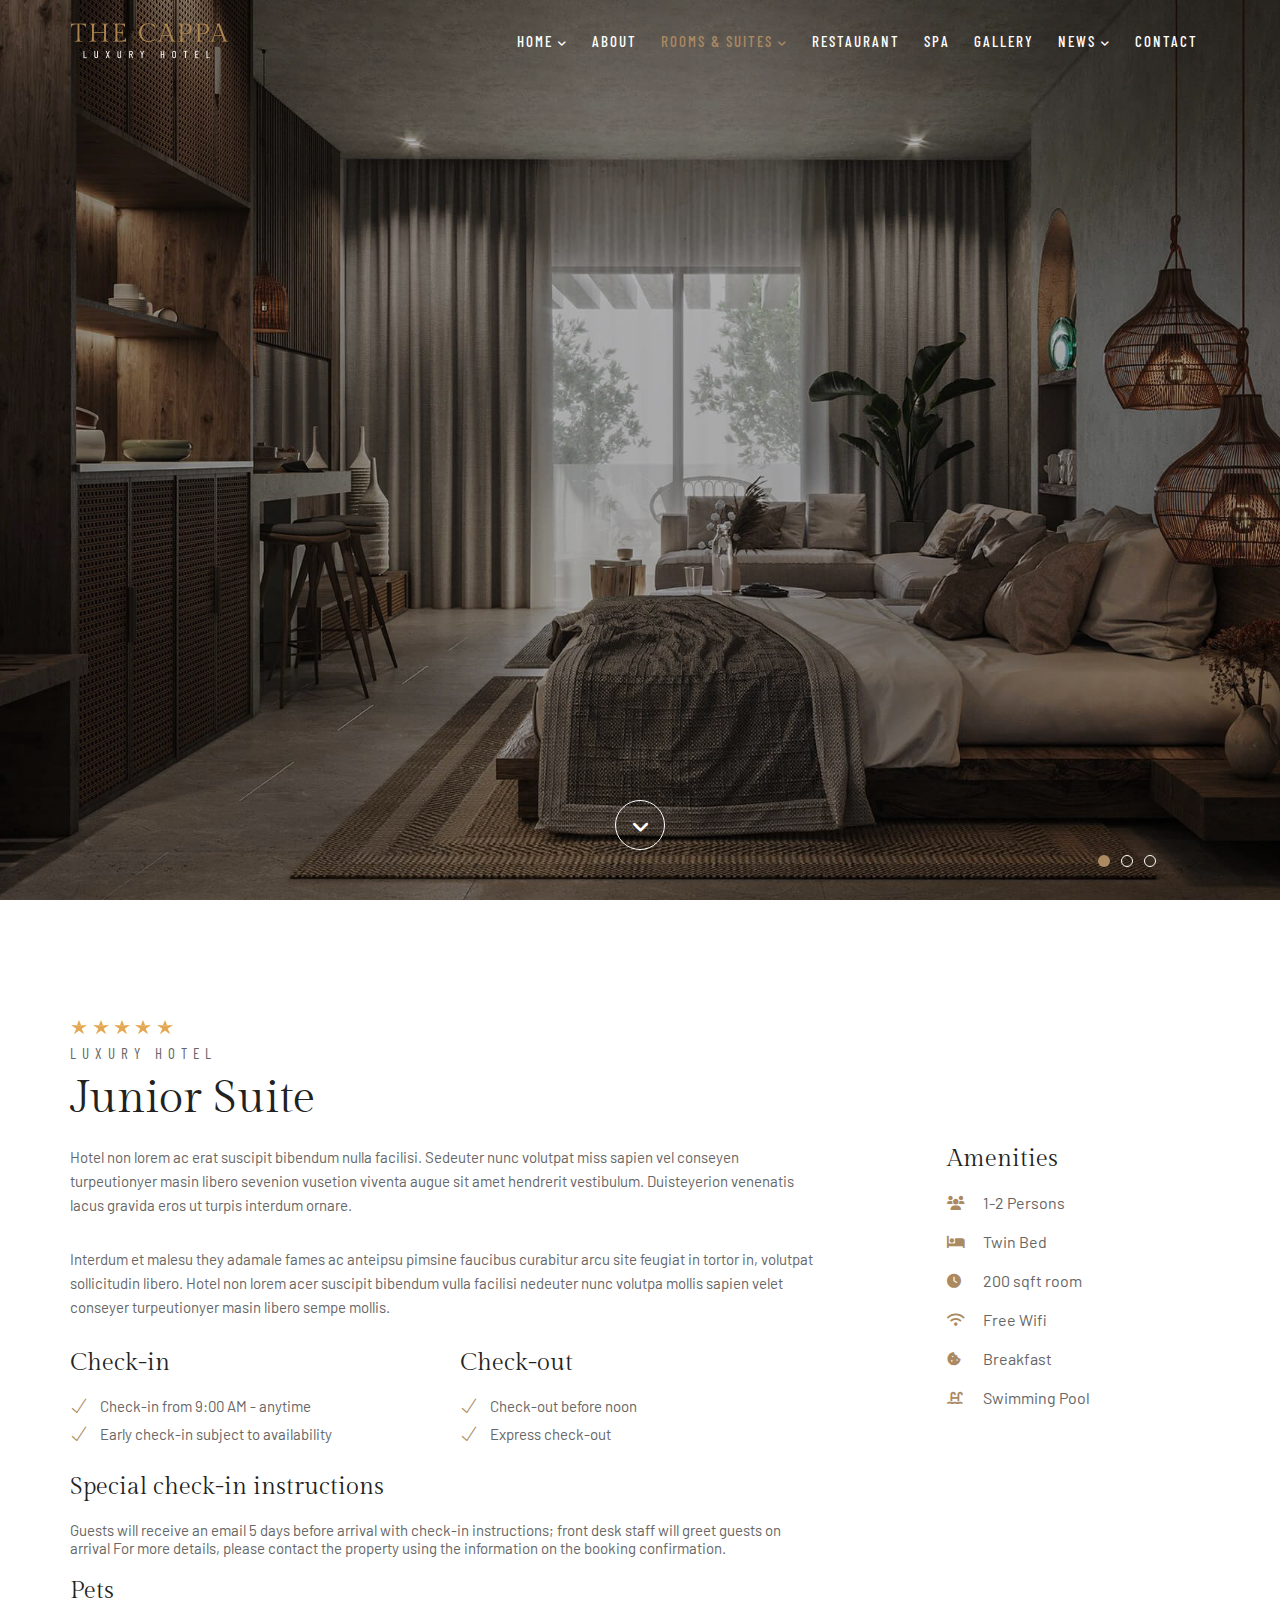
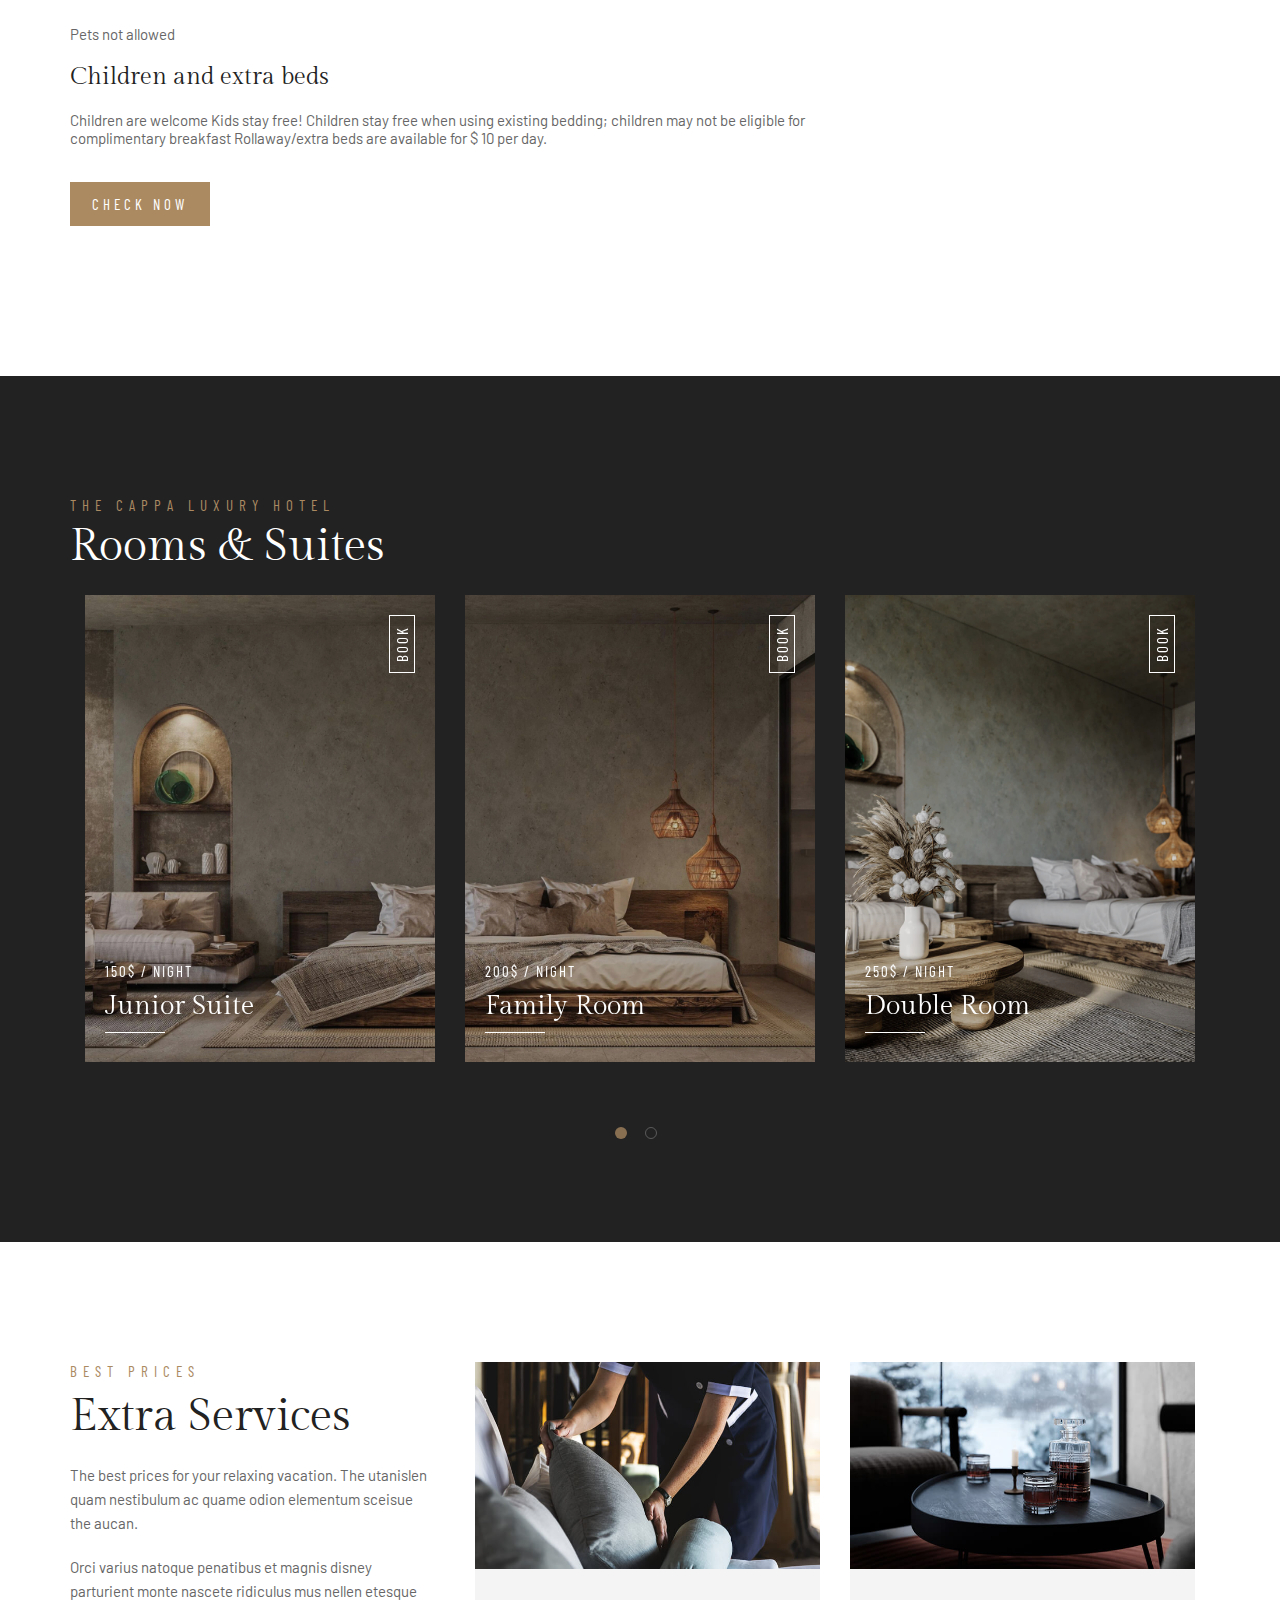
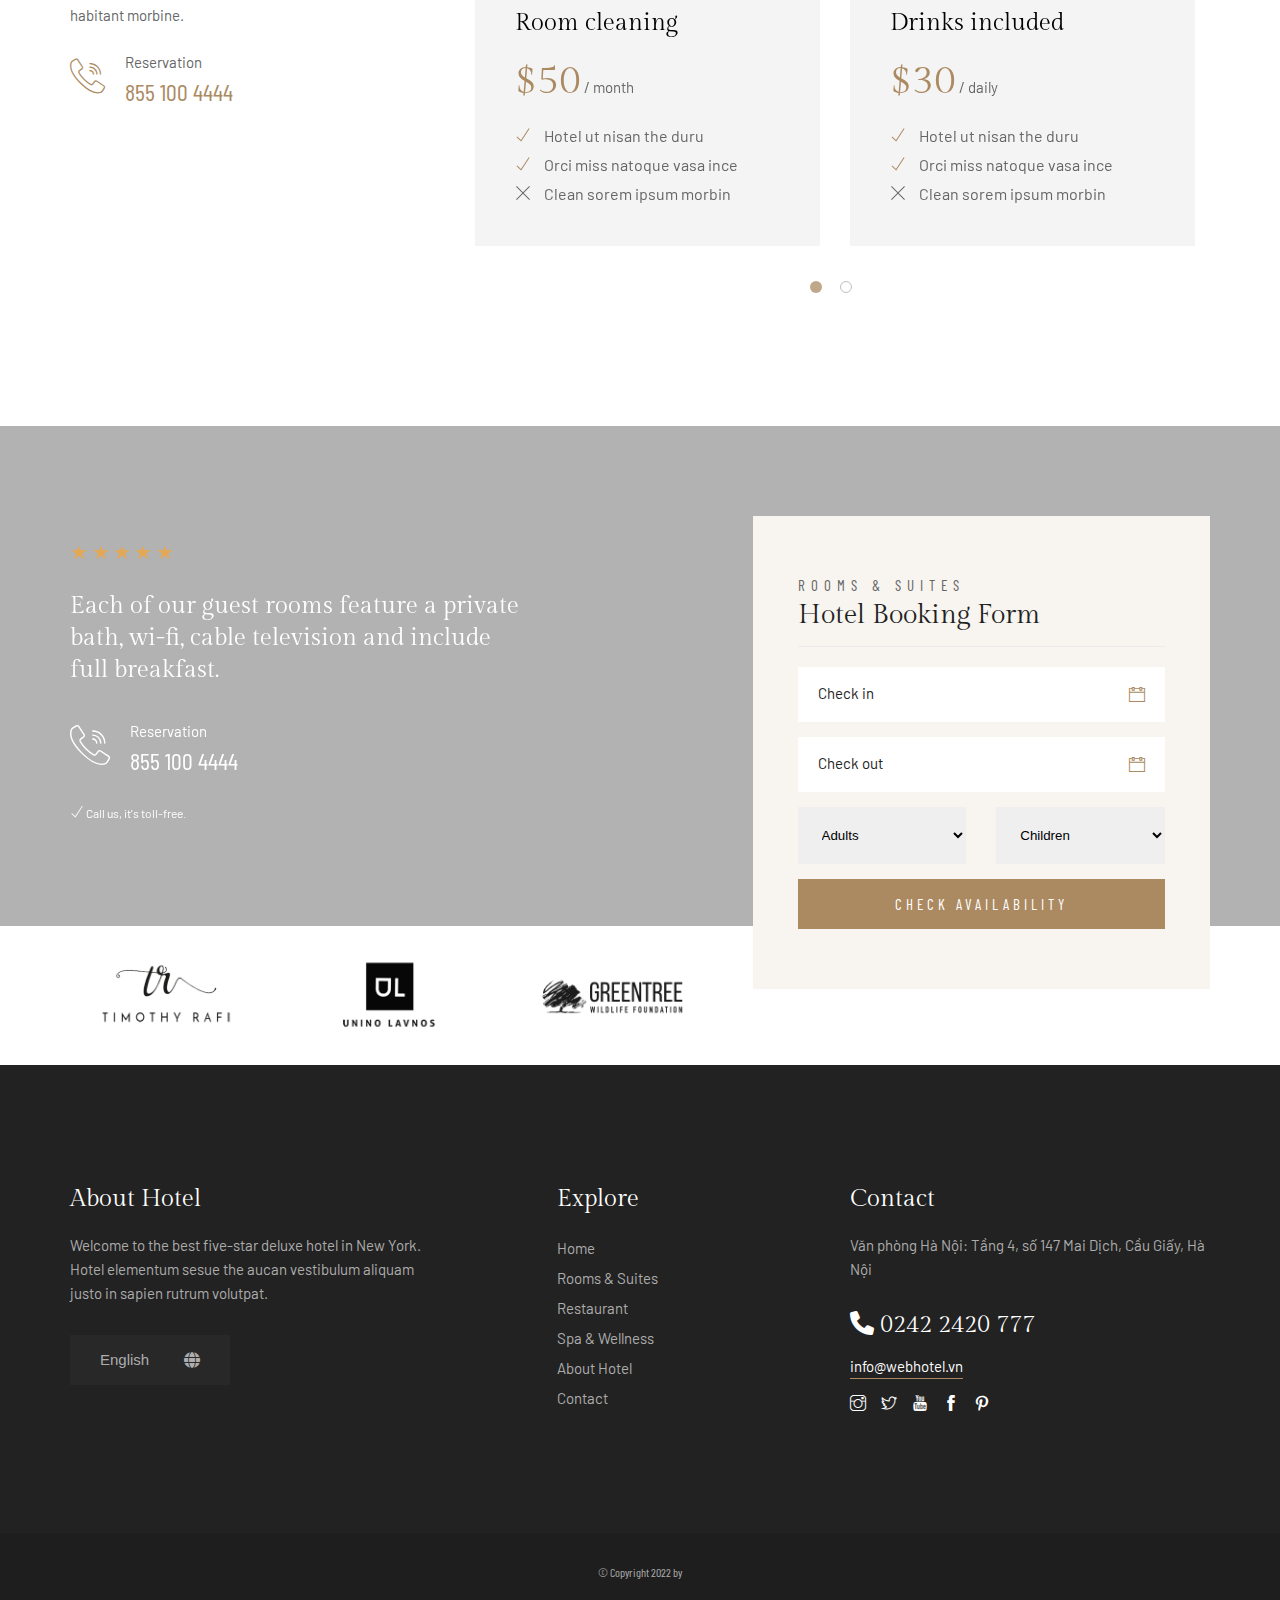
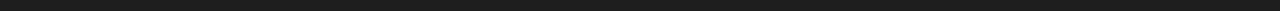
<file: assets/detail_page/rooms/room_detail/room_detail.html>
<!DOCTYPE html>
<html lang="en">
<head>
    <meta charset="UTF-8">
    <meta http-equiv="X-UA-Compatible" content="IE=edge">
    <meta name="viewport" content="width=device-width, initial-scale=1.0">
    <title>Document</title>
    <link rel="preconnect" href="https://fonts.googleapis.com">
    <link rel="preconnect" href="https://fonts.gstatic.com" crossorigin>
    <link href="https://fonts.googleapis.com/css2?family=Barlow:ital,wght@0,100;0,200;0,300;0,400;0,500;0,600;0,700;0,800;0,900;1,100;1,200;1,300;1,400;1,500;1,600;1,800;1,900&display=swap" rel="stylesheet">
    <link href="https://fonts.googleapis.com/css2?family=Barlow+Condensed:ital,wght@0,100;0,200;0,300;0,400;0,500;0,600;0,700;0,800;0,900;1,100;1,200;1,300;1,400;1,500;1,600;1,700;1,800;1,900&display=swap" rel="stylesheet">
    <link rel="preconnect" href="https://fonts.googleapis.com">
    <link rel="preconnect" href="https://fonts.gstatic.com" crossorigin>
    <link href="https://fonts.googleapis.com/css2?family=Gilda+Display&display=swap" rel="stylesheet">
    <link rel="stylesheet" href="../../../../assets/font/fontawesome-free-6.1.1-web/css/all.css">
    <link rel="stylesheet" href="../../../../assets/font/themify-icons/themify-icons.css">
    <link rel="stylesheet" href="../../../../assets/slick/slick-1.8.1/slick/slick.css">
    <link rel="stylesheet" href="../../../../assets/slick/slick-1.8.1/slick/slick-theme.css">
    <link rel="stylesheet" href="../../../../assets/css/grid.css">
    <link rel="stylesheet" href="../../../../assets/css/base.css">
    <link rel="stylesheet" href="./css/room_detail.css">
</head>
<body>
    <div id="room_detai">
        <div class="header" style="background-image: url(../../../../assets/img/header2.jpg)">
            <div class="grid wide header__nav-warp">
                <div class="header__nav">
                    <div class="grid wide header__nav-flex">
                        <div class="grid wide header__nav-flex mobile-tablet">
                            <a href="/index.html" class="header__nav-logo-link">
                                <img src="../../../../assets/img/logo (1).png" alt="" class="header__nav-logo">
                            </a>
                            <ul class="header__nav-items">
                                <li class="header__nav-item">
                                    <a href="../../../../index.html" class="header__nav-item-link">
                                        home
                                        <i class="fa-solid fa-angle-down"></i>
                                    </a>
                                    <!-- <ul class="header__nav-items-children">
                                        <li class="header__nav-item-children border-bottom">
                                            <a href="" class="header__nav-item-link-children">Home Layout 1</a>
                                        </li>
                                        <li class="header__nav-item-children border-bottom">
                                            <a href="" class="header__nav-item-link-children">Home Layout 2</a>
                                        </li>
                                        <li class="header__nav-item-children border-bottom">
                                            <a href="" class="header__nav-item-link-children">Home Layout 3</a>
                                        </li>
                                        <li class="header__nav-item-children">
                                            <a href="" class="header__nav-item-link-children">Home Layout 4</a>
                                        </li>
                                    </ul> -->
                                </li>
                                <li class="header__nav-item">
                                    <a href="../../../../assets/detail_page/about/about.html" class="header__nav-item-link">About</a>
                                </li>
                                <li class="header__nav-item">
                                    <a href="../../../../assets/detail_page/rooms/room_1/room_1.html" class="header__nav-item-link active">
                                        Rooms & Suites
                                        <i class="fa-solid fa-angle-down"></i>
                                    </a>
                                    <ul class="header__nav-items-children">
                                        <li class="header__nav-item-children border-bottom">
                                            <a href="../../../../assets/detail_page/rooms/room_1/room_1.html" class="header__nav-item-link-children">Rooms 1</a>
                                        </li>
                                        <li class="header__nav-item-children border-bottom">
                                            <a href="../../../../assets/detail_page/rooms/room_2/room_2.html" class="header__nav-item-link-children">Rooms 2</a>
                                        </li>
                                        <li class="header__nav-item-children border-bottom">
                                            <a href="../../../../assets/detail_page/rooms/room_3/room_3.html" class="header__nav-item-link-children">Rooms 3</a>
                                        </li>
                                        <li class="header__nav-item-children">
                                            <a href="#" class="header__nav-item-link-children active">Room Details</a>
                                        </li>
                                    </ul>
                                </li>
                                <li class="header__nav-item">
                                    <a href="../../restaurant/restaurant.html" class="header__nav-item-link">Restaurant</a>
                                </li>
                                <li class="header__nav-item">
                                    <a href="../../spa/spa.html" class="header__nav-item-link">Spa</a>
                                </li>
                                <li class="header__nav-item">
                                    <a href="../../gallery/gallery.html" class="header__nav-item-link">Gallery</a>
                                </li>
                                <li class="header__nav-item">
                                    <a href="../../news/news_1/news_1.html" class="header__nav-item-link">
                                        News
                                        <i class="fa-solid fa-angle-down"></i>
                                    </a>
                                    <ul class="header__nav-items-children">
                                        <li class="header__nav-item-children border-bottom">
                                            <a href="../../news/news_1/news_1.html" class="header__nav-item-link-children">News 1</a>
                                        </li>
                                        <li class="header__nav-item-children border-bottom">
                                            <a href="../../news/news_2/news_2.html" class="header__nav-item-link-children">News 2</a>
                                        </li>
                                        <li class="header__nav-item-children">
                                            <a href="../../news/single_post/single_post.html" class="header__nav-item-link-children">Single Post</a>
                                        </li>
                                    </ul>
                                </li>
                                <li class="header__nav-item">
                                    <a href="../../contact/contact.html" class="header__nav-item-link">Contact</a>
                                </li>
                            </ul>
                        </div>
                        <div class="header__nav-btn">
                            <i class="ti-menu"></i>
                        </div>
                    </div>
                </div>
                <a href="#container" class="header__nav-btn-down">
                    <i class="fa-solid fa-angle-down"></i>
                </a>
                <div class="header__nav-btn-slider">
                    <i class="header__nav-btn-slider-icon active"></i>
                    <i class="header__nav-btn-slider-icon"></i>
                    <i class="header__nav-btn-slider-icon"></i>
                </div>
            </div>
        </div>
        <!-- container -->
        <div id="container" class="container">
            <div class="container__junior-suite">
                <div class="grid wide">
                    <div class="header__container-star">
                        <i class="star-rating"></i>
                        <i class="star-rating"></i>
                        <i class="star-rating"></i>
                        <i class="star-rating"></i>
                        <i class="star-rating"></i>
                    </div>
                    <h5>Luxury Hotel</h5>
                    <h2>Junior Suite</h2>
                    <div class="row">
                        <div class="col l-8 m-8 c-12">
                            <div class="container__junior-suite-text">
                                <p>Hotel non lorem ac erat suscipit bibendum nulla facilisi. Sedeuter nunc volutpat miss sapien vel conseyen turpeutionyer masin libero sevenion vusetion viventa augue sit amet hendrerit vestibulum. Duisteyerion venenatis lacus gravida eros ut turpis interdum ornare.</p>
                                <p>Interdum et malesu they adamale fames ac anteipsu pimsine faucibus curabitur arcu site feugiat in tortor in, volutpat sollicitudin libero. Hotel non lorem acer suscipit bibendum vulla facilisi nedeuter nunc volutpa mollis sapien velet conseyer turpeutionyer masin libero sempe mollis.</p>
                            </div>
                            <div class="row">
                                <div class="col l-6 m-6 c-12 mb-30">
                                    <h6>Check-in</h6>
                                    <ul class="container__junior-suite-check">
                                        <li>
                                            <i class="ti-check"></i>
                                            Check-in from 9:00 AM - anytime
                                        </li>
                                        <li class="mt-10">
                                            <i class="ti-check"></i>
                                            Early check-in subject to availability
                                        </li>
                                    </ul>
                                </div>
                                <div class="col l-6 m-6 c-12 mb-30">
                                    <h6>Check-out</h6>
                                    <ul class="container__junior-suite-check">
                                        <li>
                                            <i class="ti-check"></i>
                                            Check-out before noon
                                        </li>
                                        <li class="mt-10">
                                            <i class="ti-check"></i>
                                            Express check-out
                                        </li>
                                    </ul>
                                </div>
                            </div>
                            <div class="container__junior-suite-item">
                                <h6>Special check-in instructions</h6>
                                <p>Guests will receive an email 5 days before arrival with check-in instructions; front desk staff will greet guests on arrival For more details, please contact the property using the information on the booking confirmation.</p>
                            </div>
                            <div class="container__junior-suite-item">
                                <h6>Pets</h6>
                                <p>Pets not allowed</p>
                            </div>
                            <div class="container__junior-suite-item">
                                <h6>Children and extra beds</h6>
                                <p>Children are welcome Kids stay free! Children stay free when using existing bedding; children may not be eligible for complimentary breakfast Rollaway/extra beds are available for $ 10 per day.</p>
                            </div>
                            <a href="" class="container__junior-suite-link">
                                <span>check now</span>
                            </a>
                        </div>
                        <div class="col l-3 l-o-1 m-3 m-o-1 c-12">
                            <h6>Amenities</h6>
                            <ul class="container__junior-suite-service">
                                <li>
                                    <i class="fa-solid fa-users"></i>
                                    <p>1-2 Persons</p>
                                </li>
                                <li>
                                    <i class="fa-solid fa-bed"></i>
                                    <p>Twin Bed</p>
                                </li>
                                <li>
                                    <i class="fa-solid fa-clock"></i>
                                    <p>200 sqft room</p>
                                </li>
                                <li>
                                    <i class="fa-solid fa-wifi"></i>
                                    <p>Free Wifi</p>
                                </li>
                                <li>
                                    <i class="fa-solid fa-cookie-bite"></i>
                                    <p>Breakfast</p>
                                </li>
                                <li>
                                    <i class="fa-solid fa-water-ladder"></i>
                                    <p>Swimming Pool</p>
                                </li>
                            </ul>
                        </div>
                    </div>
                </div>
            </div>
            <div class="container__rooms-suites">
                <div class="grid wide">
                    <h5>The Cappa Luxury Hotel</h5>
                    <h2>Rooms & Suites</h2>
                    <div class="js-rooms-suites">
                        <div class="col l-4 mb-30 m-4">
                            <div class="container__rooms-suites-items">
                                <div class="container__rooms-suites-item">
                                    <img src="../../../../assets/img/1.jpg" alt="" class="container__rooms-suites-item-img">
                                </div>
                                <a href="" class="container__rooms-suites-booking">book</a>
                                <div class="container__rooms-suites-room">
                                    <h6>
                                        <a href="">150$ / Night</a>
                                    </h6>
                                    <h5>
                                        <a href="">Junior Suite</a>
                                    </h5>
                                    <div class="line"></div>
                                    <div class="container__rooms-suites-details">
                                        <div class="container__rooms-suites-detail-icon">
                                            <i class="fa-solid fa-bed"></i>
                                            <i class="fa-solid fa-bath"></i>
                                            <i class="fa-solid fa-couch"></i>
                                            <i class="fa-solid fa-book"></i>
                                        </div>
                                        <div class="container__rooms-suites-detail">
                                            <a href="">details</a>
                                            <i class="ti-arrow-right"></i>
                                        </div>
                                    </div>
                                </div>
                            </div>
                        </div>
                        <div class="col l-4 mb-30 m-4">
                            <div class="container__rooms-suites-items">
                                <div class="container__rooms-suites-item">
                                    <img src="../../../../assets/img/2.jpg" alt="" class="container__rooms-suites-item-img">
                                </div>
                                <a href="" class="container__rooms-suites-booking">book</a>
                                <div class="container__rooms-suites-room">
                                    <h6>
                                        <a href="">200$ / Night</a>
                                    </h6>
                                    <h5>
                                        <a href="">Family Room</a>
                                    </h5>
                                    <div class="line"></div>
                                    <div class="container__rooms-suites-details">
                                        <div class="container__rooms-suites-detail-icon">
                                            <i class="fa-solid fa-bed"></i>
                                            <i class="fa-solid fa-bath"></i>
                                            <i class="fa-solid fa-couch"></i>
                                            <i class="fa-solid fa-book"></i>
                                        </div>
                                        <div class="container__rooms-suites-detail">
                                            <a href="">details</a>
                                            <i class="ti-arrow-right"></i>
                                        </div>
                                    </div>
                                </div>
                            </div>
                        </div>
                        <div class="col l-4 mb-30 m-4">
                            <div class="container__rooms-suites-items">
                                <div class="container__rooms-suites-item">
                                    <img src="../../../../assets/img/3 (1).jpg" alt="" class="container__rooms-suites-item-img">
                                </div>
                                <a href="" class="container__rooms-suites-booking">book</a>
                                <div class="container__rooms-suites-room">
                                    <h6>
                                        <a href="">250$ / Night</a>
                                    </h6>
                                    <h5>
                                        <a href="">Double Room</a>
                                    </h5>
                                    <div class="line"></div>
                                    <div class="container__rooms-suites-details">
                                        <div class="container__rooms-suites-detail-icon">
                                            <i class="fa-solid fa-bed"></i>
                                            <i class="fa-solid fa-bath"></i>
                                            <i class="fa-solid fa-couch"></i>
                                            <i class="fa-solid fa-book"></i>
                                        </div>
                                        <div class="container__rooms-suites-detail">
                                            <a href="">details</a>
                                            <i class="ti-arrow-right"></i>
                                        </div>
                                    </div>
                                </div>
                            </div>
                        </div>
                        <div class="col l-4 mb-30 m-4">
                            <div class="container__rooms-suites-items">
                                <div class="container__rooms-suites-item">
                                    <img src="../../../../assets/img/3 (1).jpg" alt="" class="container__rooms-suites-item-img">
                                </div>
                                <a href="" class="container__rooms-suites-booking">book</a>
                                <div class="container__rooms-suites-room">
                                    <h6>
                                        <a href="">250$ / Night</a>
                                    </h6>
                                    <h5>
                                        <a href="">Double Room</a>
                                    </h5>
                                    <div class="line"></div>
                                    <div class="container__rooms-suites-details">
                                        <div class="container__rooms-suites-detail-icon">
                                            <i class="fa-solid fa-bed"></i>
                                            <i class="fa-solid fa-bath"></i>
                                            <i class="fa-solid fa-couch"></i>
                                            <i class="fa-solid fa-book"></i>
                                        </div>
                                        <div class="container__rooms-suites-detail">
                                            <a href="">details</a>
                                            <i class="ti-arrow-right"></i>
                                        </div>
                                    </div>
                                </div>
                            </div>
                        </div>
                    </div>
                </div>
            </div>
            <div class="container__extra-services">
                <div class="grid wide">
                    <div class="row">
                        <div class="col l-4 m-4 c-12">
                            <div class="container__extra-services-text">
                                <h5>Best Prices</h5>
                                <h2>Extra Services</h2>
                                <p>The best prices for your relaxing vacation. The utanislen quam nestibulum ac quame odion elementum sceisue the aucan.</p>
                                <p>Orci varius natoque penatibus et magnis disney parturient monte nascete ridiculus mus nellen etesque habitant morbine.</p>
                                <div class="container__contact-info-phone mb-30">
                                    <span class="flaticon-call"></span>
                                    <div class="container__contact-info-phone-wrap">
                                        <p>Reservation</p>
                                        <a href="">855 100 4444</a>
                                    </div>
                                </div>
                            </div>
                        </div>
                        <div class="col l-8 m-8 c-12 mb-30">
                            <div class="services-items">
                                <div class="col l-6 m-12 c-12">
                                    <div class="container__extra-services-item">
                                        <div class="container__extra-services-img" style="background-image: url(../../../../assets/img/1\ \(1\).jpg);"></div>
                                        <div class="container__extra-services-item-warp">
                                            <h3>Room cleaning</h3>
                                            <div class="container__extra-services-price">
                                                <p>$50</p>
                                                <span>/ month</span>
                                            </div>
                                            <p>
                                                <i class="ti-check active"></i>
                                                Hotel ut nisan the duru
                                            </p>
                                            <p>
                                                <i class="ti-check active"></i>
                                                Orci miss natoque vasa ince
                                            </p>
                                            <p>
                                                <i class="ti-close"></i>
                                                Clean sorem ipsum morbin
                                            </p>
                                        </div>
                                    </div>
                                </div>
                                <div class="col l-6 m-12 c-12">
                                    <div class="container__extra-services-item">
                                        <div class="container__extra-services-img" style="background-image: url(../../../../assets/img/2\ \(1\).jpg);"></div>
                                        <div class="container__extra-services-item-warp">
                                            <h3>Drinks included</h3>
                                            <div class="container__extra-services-price">
                                                <p>$30</p>
                                                <span>/ daily</span>
                                            </div>
                                            <p>
                                                <i class="ti-check active"></i>
                                                Hotel ut nisan the duru
                                            </p>
                                            <p>
                                                <i class="ti-check active"></i>
                                                Orci miss natoque vasa ince
                                            </p>
                                            <p>
                                                <i class="ti-close"></i>
                                                Clean sorem ipsum morbin
                                            </p>
                                        </div>
                                    </div>
                                </div>
                                <div class="col l-6 m-12 c-12">
                                    <div class="container__extra-services-item">
                                        <div class="container__extra-services-img" style="background-image: url(../../../../assets/img/3\ \(4\).jpg);"></div>
                                        <div class="container__extra-services-item-warp">
                                            <h3>Room Breakfast</h3>
                                            <div class="container__extra-services-price">
                                                <p>$30</p>
                                                <span>/ daily</span>
                                            </div>
                                            <p>
                                                <i class="ti-check active"></i>
                                                Hotel ut nisan the duru
                                            </p>
                                            <p>
                                                <i class="ti-check active"></i>
                                                Orci miss natoque vasa ince
                                            </p>
                                            <p>
                                                <i class="ti-close"></i>
                                                Clean sorem ipsum morbin
                                            </p>
                                        </div>
                                    </div>
                                </div>
                                <div class="col l-6 m-12 c-12">
                                    <div class="container__extra-services-item">
                                        <div class="container__extra-services-img" style="background-image: url(../../../../assets/img/4\ \(2\).jpg);"></div>
                                        <div class="container__extra-services-item-warp">
                                            <h3>Safe & Secure</h3>
                                            <div class="container__extra-services-price">
                                                <p>$15</p>
                                                <span>/ daily</span>
                                            </div>
                                            <p>
                                                <i class="ti-check active"></i>
                                                Hotel ut nisan the duru
                                            </p>
                                            <p>
                                                <i class="ti-check active"></i>
                                                Orci miss natoque vasa ince
                                            </p>
                                            <p>
                                                <i class="ti-close"></i>
                                                Clean sorem ipsum morbin
                                            </p>
                                        </div>
                                    </div>
                                </div>
                            </div>
                        </div>
                    </div>
                </div>
            </div>
            <div class="container__booking" style="background-image: url(../../../../assets/img/2\ \(2\).jpg);">
                <div class="container__booking-warp">
                    <div class="grid wide">
                        <div class="row height-300 height-tb-unset height-mb-unset">
                            <div class="col l-5 m-5 height-300 height-tb-unset c-12 height-mb-unset">
                                <div class="header__container-star">
                                    <i class="star-rating"></i>
                                    <i class="star-rating"></i>
                                    <i class="star-rating"></i>
                                    <i class="star-rating"></i>
                                    <i class="star-rating"></i>
                                </div>
                                <h6>Each of our guest rooms feature a private bath, wi-fi, cable television and include full breakfast.</h6>
                                <div class="container__contact-info-phone mb-30">
                                    <span class="flaticon-call"></span>
                                    <div class="container__contact-info-phone-wrap">
                                        <p>Reservation</p>
                                        <a href="">855 100 4444</a>
                                    </div>
                                </div>
                                <p>
                                    <i class="ti-check"></i>
                                    Call us, it's toll-free.
                                </p>
                            </div>
                            <div class="col l-5 l-o-2 m-7 c-12">
                                <form action="" class="container__booking-form">
                                    <h5>Rooms & Suites</h5>
                                    <h2>Hotel Booking Form</h2>
                                    <div class="container__booking-input-warp">
                                        <input type="text" placeholder="Check in" class="container__booking-input">
                                        <i class="ti-calendar"></i>
                                    </div>
                                    <div class="container__booking-input-warp">
                                        <input type="text" placeholder="Check out" class="container__booking-input">
                                        <i class="ti-calendar"></i>
                                    </div>
                                    <div class="container__booking-select p-right">
                                        <select name="" id="">
                                            <option class="container__booking-select-option" value="0">Adults</option>
                                            <option class="container__booking-select-option" value="1">1</option>
                                            <option class="container__booking-select-option" value="2">2</option>
                                            <option class="container__booking-select-option" value="3">3</option>
                                            <option class="container__booking-select-option" value="4">4</option>
                                        </select>
                                    </div>
                                    <div class="container__booking-select p-left">
                                        <select name="" id="">
                                            <option class="container__booking-select-option" value="0">Children</option>
                                            <option class="container__booking-select-option" value="1">1</option>
                                            <option class="container__booking-select-option" value="2">2</option>
                                            <option class="container__booking-select-option" value="3">3</option>
                                            <option class="container__booking-select-option" value="4">4</option>
                                        </select>
                                    </div>
                                    <button type="submit" class="container__booking-btn">Check Availability</button>
                                </form>
                            </div>
                        </div>
                    </div>
                </div>
            </div>
            <div class="container__clients">
                <div class="grid wide">
                    <div class="row">
                        <div class="col l-7 m-12 c-12">
                            <div class="container__clients-item-warp">
                                <div class="container__clients-item">
                                    <img src="../../../../assets/img/1.png" alt="">
                                    <img src="../../../../assets/img/2.png" alt="">
                                    <img src="../../../../assets/img/3.png" alt="">
                                    <img src="../../../../assets/img/4.png" alt="">
                                    <img src="../../../../assets/img/5.png" alt="">
                                    <img src="../../../../assets/img/6.png" alt="">
                                </div>
                            </div>
                        </div>
                    </div>
                </div>
            </div>
        </div>
        <div class="footer">
            <div class="footer-top">
                <div class="grid wide">
                    <div class="row">
                        <div class="col l-4 m-4 c-12 mb-mb-30">
                            <h5>About Hotel</h5>
                            <p>Welcome to the best five-star deluxe hotel in New York. Hotel elementum sesue the aucan vestibulum aliquam justo in sapien rutrum volutpat.</p>
                            <div class="footer-top__languague">
                                <select name="" id="">
                                    <option value="1">English</option>
                                    <option value="2">Việt Nam</option>
                                </select>
                                <i class="fa-solid fa-globe"></i>
                            </div>
                        </div>
                        <div class="col l-3 l-o-1 m-3 m-o-1 c-12 mb-mb-30">
                            <h5>Explore</h5>
                            <ul class="footer-top__items">
                                <li class="footer-top__item">
                                    <a href="" class="footer-top__item-link">Home</a>
                                </li>
                                <li class="footer-top__item">
                                    <a href="" class="footer-top__item-link">Rooms & Suites</a>
                                </li>
                                <li class="footer-top__item">
                                    <a href="" class="footer-top__item-link">Restaurant</a>
                                </li>
                                <li class="footer-top__item">
                                    <a href="" class="footer-top__item-link">Spa & Wellness</a>
                                </li>
                                <li class="footer-top__item">
                                    <a href="" class="footer-top__item-link">About Hotel</a>
                                </li>
                                <li class="footer-top__item">
                                    <a href="" class="footer-top__item-link">Contact</a>
                                </li>
                            </ul>
                        </div>
                        <div class="col l-4 m-4 c-12">
                            <h5>Contact</h5>
                            <p class="footer-top__address">Văn phòng Hà Nội: Tầng 4, số 147 Mai Dịch, Cầu Giấy, Hà Nội</p>
                            <a href="" class="footer-top__hotline">
                                <i class="fa-solid fa-phone"></i>
                                0242 2420 777
                            </a>
                            <a href="" class="footer-top__mail">info@webhotel.vn</a>
                            <div class="footer-top__social">
                                <a href="" class="">
                                    <i class="ti-instagram"></i>
                                </a>
                                <a href="">
                                    <i class="ti-twitter"></i>
                                </a>
                                <a href="">
                                    <i class="ti-youtube"></i>
                                </a>
                                <a href="">
                                    <i class="ti-facebook"></i>
                                </a>
                                <a href="">
                                    <i class="ti-pinterest"></i>
                                </a>
                            </div>
                        </div>
                    </div>
                </div>
            </div>
            <div class="footer-bottom">
                <p>© Copyright 2022 by </p>
            </div>
        </div>
    </div>
    <script src="../../../../assets/jquery_321/jquery-3.2.1.js"></script>
    <script src="../../../../assets/jquery_321/jquery-3.2.1.min.js"></script>
    <script src="../../../../assets/slick/slick-1.8.1/slick/slick.js"></script>
    <script src="../../../../assets/slick/slick-1.8.1/slick/slick.min.js"></script>
    <script src="./js/room_detai.js"></script>
</body>
</html>
</file>
<file: assets/font/themify-icons/demo-files/demo.css>
body {
	font: normal 1em/1.5em Arial, Helvetica, sans-serif;
	max-width: 90%;
	margin: 30px auto 0;
}
h1, h3 {
	font-weight: normal;
}
h3 {
	font-size: 1.4;
	text-transform: uppercase;
	letter-spacing: 1px;
}

.icon-section {
	margin: 0 0 3em;
	clear: both;
	overflow: hidden;
}
.icon-container {
	width: 240px; 
	padding: .7em 0;
	float: left; 
	position: relative;
	text-align: left;
}
.icon-container [class^="ti-"], 
.icon-container [class*=" ti-"] {
	color: #000;
	position: absolute;
	margin-top: 3px;
	transition: .3s;
}
.icon-container:hover [class^="ti-"],
.icon-container:hover [class*=" ti-"] {
	font-size: 2.2em;
	margin-top: -5px;
}
.icon-container:hover .icon-name {
	color: #000;
}
.icon-name {
	color: #aaa;
	margin-left: 35px;
	font-size: .8em;
	transition: .3s;
}
.icon-container:hover .icon-name {
	margin-left: 45px;
}
</file>
<file: assets/font/themify-icons/themify-icons.css>
@font-face {
	font-family: 'themify';
	src:url('fonts/themify.eot?-fvbane');
	src:url('fonts/themify.eot?#iefix-fvbane') format('embedded-opentype'),
		url('fonts/themify.woff?-fvbane') format('woff'),
		url('fonts/themify.ttf?-fvbane') format('truetype'),
		url('fonts/themify.svg?-fvbane#themify') format('svg');
	font-weight: normal;
	font-style: normal;
}

[class^="ti-"], [class*=" ti-"] {
	font-family: 'themify';
	speak: none;
	font-style: normal;
	font-weight: normal;
	font-variant: normal;
	text-transform: none;
	line-height: 1;

	/* Better Font Rendering =========== */
	-webkit-font-smoothing: antialiased;
	-moz-osx-font-smoothing: grayscale;
}

.ti-wand:before {
	content: "\e600";
}
.ti-volume:before {
	content: "\e601";
}
.ti-user:before {
	content: "\e602";
}
.ti-unlock:before {
	content: "\e603";
}
.ti-unlink:before {
	content: "\e604";
}
.ti-trash:before {
	content: "\e605";
}
.ti-thought:before {
	content: "\e606";
}
.ti-target:before {
	content: "\e607";
}
.ti-tag:before {
	content: "\e608";
}
.ti-tablet:before {
	content: "\e609";
}
.ti-star:before {
	content: "\e60a";
}
.ti-spray:before {
	content: "\e60b";
}
.ti-signal:before {
	content: "\e60c";
}
.ti-shopping-cart:before {
	content: "\e60d";
}
.ti-shopping-cart-full:before {
	content: "\e60e";
}
.ti-settings:before {
	content: "\e60f";
}
.ti-search:before {
	content: "\e610";
}
.ti-zoom-in:before {
	content: "\e611";
}
.ti-zoom-out:before {
	content: "\e612";
}
.ti-cut:before {
	content: "\e613";
}
.ti-ruler:before {
	content: "\e614";
}
.ti-ruler-pencil:before {
	content: "\e615";
}
.ti-ruler-alt:before {
	content: "\e616";
}
.ti-bookmark:before {
	content: "\e617";
}
.ti-bookmark-alt:before {
	content: "\e618";
}
.ti-reload:before {
	content: "\e619";
}
.ti-plus:before {
	content: "\e61a";
}
.ti-pin:before {
	content: "\e61b";
}
.ti-pencil:before {
	content: "\e61c";
}
.ti-pencil-alt:before {
	content: "\e61d";
}
.ti-paint-roller:before {
	content: "\e61e";
}
.ti-paint-bucket:before {
	content: "\e61f";
}
.ti-na:before {
	content: "\e620";
}
.ti-mobile:before {
	content: "\e621";
}
.ti-minus:before {
	content: "\e622";
}
.ti-medall:before {
	content: "\e623";
}
.ti-medall-alt:before {
	content: "\e624";
}
.ti-marker:before {
	content: "\e625";
}
.ti-marker-alt:before {
	content: "\e626";
}
.ti-arrow-up:before {
	content: "\e627";
}
.ti-arrow-right:before {
	content: "\e628";
}
.ti-arrow-left:before {
	content: "\e629";
}
.ti-arrow-down:before {
	content: "\e62a";
}
.ti-lock:before {
	content: "\e62b";
}
.ti-location-arrow:before {
	content: "\e62c";
}
.ti-link:before {
	content: "\e62d";
}
.ti-layout:before {
	content: "\e62e";
}
.ti-layers:before {
	content: "\e62f";
}
.ti-layers-alt:before {
	content: "\e630";
}
.ti-key:before {
	content: "\e631";
}
.ti-import:before {
	content: "\e632";
}
.ti-image:before {
	content: "\e633";
}
.ti-heart:before {
	content: "\e634";
}
.ti-heart-broken:before {
	content: "\e635";
}
.ti-hand-stop:before {
	content: "\e636";
}
.ti-hand-open:before {
	content: "\e637";
}
.ti-hand-drag:before {
	content: "\e638";
}
.ti-folder:before {
	content: "\e639";
}
.ti-flag:before {
	content: "\e63a";
}
.ti-flag-alt:before {
	content: "\e63b";
}
.ti-flag-alt-2:before {
	content: "\e63c";
}
.ti-eye:before {
	content: "\e63d";
}
.ti-export:before {
	content: "\e63e";
}
.ti-exchange-vertical:before {
	content: "\e63f";
}
.ti-desktop:before {
	content: "\e640";
}
.ti-cup:before {
	content: "\e641";
}
.ti-crown:before {
	content: "\e642";
}
.ti-comments:before {
	content: "\e643";
}
.ti-comment:before {
	content: "\e644";
}
.ti-comment-alt:before {
	content: "\e645";
}
.ti-close:before {
	content: "\e646";
}
.ti-clip:before {
	content: "\e647";
}
.ti-angle-up:before {
	content: "\e648";
}
.ti-angle-right:before {
	content: "\e649";
}
.ti-angle-left:before {
	content: "\e64a";
}
.ti-angle-down:before {
	content: "\e64b";
}
.ti-check:before {
	content: "\e64c";
}
.ti-check-box:before {
	content: "\e64d";
}
.ti-camera:before {
	content: "\e64e";
}
.ti-announcement:before {
	content: "\e64f";
}
.ti-brush:before {
	content: "\e650";
}
.ti-briefcase:before {
	content: "\e651";
}
.ti-bolt:before {
	content: "\e652";
}
.ti-bolt-alt:before {
	content: "\e653";
}
.ti-blackboard:before {
	content: "\e654";
}
.ti-bag:before {
	content: "\e655";
}
.ti-move:before {
	content: "\e656";
}
.ti-arrows-vertical:before {
	content: "\e657";
}
.ti-arrows-horizontal:before {
	content: "\e658";
}
.ti-fullscreen:before {
	content: "\e659";
}
.ti-arrow-top-right:before {
	content: "\e65a";
}
.ti-arrow-top-left:before {
	content: "\e65b";
}
.ti-arrow-circle-up:before {
	content: "\e65c";
}
.ti-arrow-circle-right:before {
	content: "\e65d";
}
.ti-arrow-circle-left:before {
	content: "\e65e";
}
.ti-arrow-circle-down:before {
	content: "\e65f";
}
.ti-angle-double-up:before {
	content: "\e660";
}
.ti-angle-double-right:before {
	content: "\e661";
}
.ti-angle-double-left:before {
	content: "\e662";
}
.ti-angle-double-down:before {
	content: "\e663";
}
.ti-zip:before {
	content: "\e664";
}
.ti-world:before {
	content: "\e665";
}
.ti-wheelchair:before {
	content: "\e666";
}
.ti-view-list:before {
	content: "\e667";
}
.ti-view-list-alt:before {
	content: "\e668";
}
.ti-view-grid:before {
	content: "\e669";
}
.ti-uppercase:before {
	content: "\e66a";
}
.ti-upload:before {
	content: "\e66b";
}
.ti-underline:before {
	content: "\e66c";
}
.ti-truck:before {
	content: "\e66d";
}
.ti-timer:before {
	content: "\e66e";
}
.ti-ticket:before {
	content: "\e66f";
}
.ti-thumb-up:before {
	content: "\e670";
}
.ti-thumb-down:before {
	content: "\e671";
}
.ti-text:before {
	content: "\e672";
}
.ti-stats-up:before {
	content: "\e673";
}
.ti-stats-down:before {
	content: "\e674";
}
.ti-split-v:before {
	content: "\e675";
}
.ti-split-h:before {
	content: "\e676";
}
.ti-smallcap:before {
	content: "\e677";
}
.ti-shine:before {
	content: "\e678";
}
.ti-shift-right:before {
	content: "\e679";
}
.ti-shift-left:before {
	content: "\e67a";
}
.ti-shield:before {
	content: "\e67b";
}
.ti-notepad:before {
	content: "\e67c";
}
.ti-server:before {
	content: "\e67d";
}
.ti-quote-right:before {
	content: "\e67e";
}
.ti-quote-left:before {
	content: "\e67f";
}
.ti-pulse:before {
	content: "\e680";
}
.ti-printer:before {
	content: "\e681";
}
.ti-power-off:before {
	content: "\e682";
}
.ti-plug:before {
	content: "\e683";
}
.ti-pie-chart:before {
	content: "\e684";
}
.ti-paragraph:before {
	content: "\e685";
}
.ti-panel:before {
	content: "\e686";
}
.ti-package:before {
	content: "\e687";
}
.ti-music:before {
	content: "\e688";
}
.ti-music-alt:before {
	content: "\e689";
}
.ti-mouse:before {
	content: "\e68a";
}
.ti-mouse-alt:before {
	content: "\e68b";
}
.ti-money:before {
	content: "\e68c";
}
.ti-microphone:before {
	content: "\e68d";
}
.ti-menu:before {
	content: "\e68e";
}
.ti-menu-alt:before {
	content: "\e68f";
}
.ti-map:before {
	content: "\e690";
}
.ti-map-alt:before {
	content: "\e691";
}
.ti-loop:before {
	content: "\e692";
}
.ti-location-pin:before {
	content: "\e693";
}
.ti-list:before {
	content: "\e694";
}
.ti-light-bulb:before {
	content: "\e695";
}
.ti-Italic:before {
	content: "\e696";
}
.ti-info:before {
	content: "\e697";
}
.ti-infinite:before {
	content: "\e698";
}
.ti-id-badge:before {
	content: "\e699";
}
.ti-hummer:before {
	content: "\e69a";
}
.ti-home:before {
	content: "\e69b";
}
.ti-help:before {
	content: "\e69c";
}
.ti-headphone:before {
	content: "\e69d";
}
.ti-harddrives:before {
	content: "\e69e";
}
.ti-harddrive:before {
	content: "\e69f";
}
.ti-gift:before {
	content: "\e6a0";
}
.ti-game:before {
	content: "\e6a1";
}
.ti-filter:before {
	content: "\e6a2";
}
.ti-files:before {
	content: "\e6a3";
}
.ti-file:before {
	content: "\e6a4";
}
.ti-eraser:before {
	content: "\e6a5";
}
.ti-envelope:before {
	content: "\e6a6";
}
.ti-download:before {
	content: "\e6a7";
}
.ti-direction:before {
	content: "\e6a8";
}
.ti-direction-alt:before {
	content: "\e6a9";
}
.ti-dashboard:before {
	content: "\e6aa";
}
.ti-control-stop:before {
	content: "\e6ab";
}
.ti-control-shuffle:before {
	content: "\e6ac";
}
.ti-control-play:before {
	content: "\e6ad";
}
.ti-control-pause:before {
	content: "\e6ae";
}
.ti-control-forward:before {
	content: "\e6af";
}
.ti-control-backward:before {
	content: "\e6b0";
}
.ti-cloud:before {
	content: "\e6b1";
}
.ti-cloud-up:before {
	content: "\e6b2";
}
.ti-cloud-down:before {
	content: "\e6b3";
}
.ti-clipboard:before {
	content: "\e6b4";
}
.ti-car:before {
	content: "\e6b5";
}
.ti-calendar:before {
	content: "\e6b6";
}
.ti-book:before {
	content: "\e6b7";
}
.ti-bell:before {
	content: "\e6b8";
}
.ti-basketball:before {
	content: "\e6b9";
}
.ti-bar-chart:before {
	content: "\e6ba";
}
.ti-bar-chart-alt:before {
	content: "\e6bb";
}
.ti-back-right:before {
	content: "\e6bc";
}
.ti-back-left:before {
	content: "\e6bd";
}
.ti-arrows-corner:before {
	content: "\e6be";
}
.ti-archive:before {
	content: "\e6bf";
}
.ti-anchor:before {
	content: "\e6c0";
}
.ti-align-right:before {
	content: "\e6c1";
}
.ti-align-left:before {
	content: "\e6c2";
}
.ti-align-justify:before {
	content: "\e6c3";
}
.ti-align-center:before {
	content: "\e6c4";
}
.ti-alert:before {
	content: "\e6c5";
}
.ti-alarm-clock:before {
	content: "\e6c6";
}
.ti-agenda:before {
	content: "\e6c7";
}
.ti-write:before {
	content: "\e6c8";
}
.ti-window:before {
	content: "\e6c9";
}
.ti-widgetized:before {
	content: "\e6ca";
}
.ti-widget:before {
	content: "\e6cb";
}
.ti-widget-alt:before {
	content: "\e6cc";
}
.ti-wallet:before {
	content: "\e6cd";
}
.ti-video-clapper:before {
	content: "\e6ce";
}
.ti-video-camera:before {
	content: "\e6cf";
}
.ti-vector:before {
	content: "\e6d0";
}
.ti-themify-logo:before {
	content: "\e6d1";
}
.ti-themify-favicon:before {
	content: "\e6d2";
}
.ti-themify-favicon-alt:before {
	content: "\e6d3";
}
.ti-support:before {
	content: "\e6d4";
}
.ti-stamp:before {
	content: "\e6d5";
}
.ti-split-v-alt:before {
	content: "\e6d6";
}
.ti-slice:before {
	content: "\e6d7";
}
.ti-shortcode:before {
	content: "\e6d8";
}
.ti-shift-right-alt:before {
	content: "\e6d9";
}
.ti-shift-left-alt:before {
	content: "\e6da";
}
.ti-ruler-alt-2:before {
	content: "\e6db";
}
.ti-receipt:before {
	content: "\e6dc";
}
.ti-pin2:before {
	content: "\e6dd";
}
.ti-pin-alt:before {
	content: "\e6de";
}
.ti-pencil-alt2:before {
	content: "\e6df";
}
.ti-palette:before {
	content: "\e6e0";
}
.ti-more:before {
	content: "\e6e1";
}
.ti-more-alt:before {
	content: "\e6e2";
}
.ti-microphone-alt:before {
	content: "\e6e3";
}
.ti-magnet:before {
	content: "\e6e4";
}
.ti-line-double:before {
	content: "\e6e5";
}
.ti-line-dotted:before {
	content: "\e6e6";
}
.ti-line-dashed:before {
	content: "\e6e7";
}
.ti-layout-width-full:before {
	content: "\e6e8";
}
.ti-layout-width-default:before {
	content: "\e6e9";
}
.ti-layout-width-default-alt:before {
	content: "\e6ea";
}
.ti-layout-tab:before {
	content: "\e6eb";
}
.ti-layout-tab-window:before {
	content: "\e6ec";
}
.ti-layout-tab-v:before {
	content: "\e6ed";
}
.ti-layout-tab-min:before {
	content: "\e6ee";
}
.ti-layout-slider:before {
	content: "\e6ef";
}
.ti-layout-slider-alt:before {
	content: "\e6f0";
}
.ti-layout-sidebar-right:before {
	content: "\e6f1";
}
.ti-layout-sidebar-none:before {
	content: "\e6f2";
}
.ti-layout-sidebar-left:before {
	content: "\e6f3";
}
.ti-layout-placeholder:before {
	content: "\e6f4";
}
.ti-layout-menu:before {
	content: "\e6f5";
}
.ti-layout-menu-v:before {
	content: "\e6f6";
}
.ti-layout-menu-separated:before {
	content: "\e6f7";
}
.ti-layout-menu-full:before {
	content: "\e6f8";
}
.ti-layout-media-right-alt:before {
	content: "\e6f9";
}
.ti-layout-media-right:before {
	content: "\e6fa";
}
.ti-layout-media-overlay:before {
	content: "\e6fb";
}
.ti-layout-media-overlay-alt:before {
	content: "\e6fc";
}
.ti-layout-media-overlay-alt-2:before {
	content: "\e6fd";
}
.ti-layout-media-left-alt:before {
	content: "\e6fe";
}
.ti-layout-media-left:before {
	content: "\e6ff";
}
.ti-layout-media-center-alt:before {
	content: "\e700";
}
.ti-layout-media-center:before {
	content: "\e701";
}
.ti-layout-list-thumb:before {
	content: "\e702";
}
.ti-layout-list-thumb-alt:before {
	content: "\e703";
}
.ti-layout-list-post:before {
	content: "\e704";
}
.ti-layout-list-large-image:before {
	content: "\e705";
}
.ti-layout-line-solid:before {
	content: "\e706";
}
.ti-layout-grid4:before {
	content: "\e707";
}
.ti-layout-grid3:before {
	content: "\e708";
}
.ti-layout-grid2:before {
	content: "\e709";
}
.ti-layout-grid2-thumb:before {
	content: "\e70a";
}
.ti-layout-cta-right:before {
	content: "\e70b";
}
.ti-layout-cta-left:before {
	content: "\e70c";
}
.ti-layout-cta-center:before {
	content: "\e70d";
}
.ti-layout-cta-btn-right:before {
	content: "\e70e";
}
.ti-layout-cta-btn-left:before {
	content: "\e70f";
}
.ti-layout-column4:before {
	content: "\e710";
}
.ti-layout-column3:before {
	content: "\e711";
}
.ti-layout-column2:before {
	content: "\e712";
}
.ti-layout-accordion-separated:before {
	content: "\e713";
}
.ti-layout-accordion-merged:before {
	content: "\e714";
}
.ti-layout-accordion-list:before {
	content: "\e715";
}
.ti-ink-pen:before {
	content: "\e716";
}
.ti-info-alt:before {
	content: "\e717";
}
.ti-help-alt:before {
	content: "\e718";
}
.ti-headphone-alt:before {
	content: "\e719";
}
.ti-hand-point-up:before {
	content: "\e71a";
}
.ti-hand-point-right:before {
	content: "\e71b";
}
.ti-hand-point-left:before {
	content: "\e71c";
}
.ti-hand-point-down:before {
	content: "\e71d";
}
.ti-gallery:before {
	content: "\e71e";
}
.ti-face-smile:before {
	content: "\e71f";
}
.ti-face-sad:before {
	content: "\e720";
}
.ti-credit-card:before {
	content: "\e721";
}
.ti-control-skip-forward:before {
	content: "\e722";
}
.ti-control-skip-backward:before {
	content: "\e723";
}
.ti-control-record:before {
	content: "\e724";
}
.ti-control-eject:before {
	content: "\e725";
}
.ti-comments-smiley:before {
	content: "\e726";
}
.ti-brush-alt:before {
	content: "\e727";
}
.ti-youtube:before {
	content: "\e728";
}
.ti-vimeo:before {
	content: "\e729";
}
.ti-twitter:before {
	content: "\e72a";
}
.ti-time:before {
	content: "\e72b";
}
.ti-tumblr:before {
	content: "\e72c";
}
.ti-skype:before {
	content: "\e72d";
}
.ti-share:before {
	content: "\e72e";
}
.ti-share-alt:before {
	content: "\e72f";
}
.ti-rocket:before {
	content: "\e730";
}
.ti-pinterest:before {
	content: "\e731";
}
.ti-new-window:before {
	content: "\e732";
}
.ti-microsoft:before {
	content: "\e733";
}
.ti-list-ol:before {
	content: "\e734";
}
.ti-linkedin:before {
	content: "\e735";
}
.ti-layout-sidebar-2:before {
	content: "\e736";
}
.ti-layout-grid4-alt:before {
	content: "\e737";
}
.ti-layout-grid3-alt:before {
	content: "\e738";
}
.ti-layout-grid2-alt:before {
	content: "\e739";
}
.ti-layout-column4-alt:before {
	content: "\e73a";
}
.ti-layout-column3-alt:before {
	content: "\e73b";
}
.ti-layout-column2-alt:before {
	content: "\e73c";
}
.ti-instagram:before {
	content: "\e73d";
}
.ti-google:before {
	content: "\e73e";
}
.ti-github:before {
	content: "\e73f";
}
.ti-flickr:before {
	content: "\e740";
}
.ti-facebook:before {
	content: "\e741";
}
.ti-dropbox:before {
	content: "\e742";
}
.ti-dribbble:before {
	content: "\e743";
}
.ti-apple:before {
	content: "\e744";
}
.ti-android:before {
	content: "\e745";
}
.ti-save:before {
	content: "\e746";
}
.ti-save-alt:before {
	content: "\e747";
}
.ti-yahoo:before {
	content: "\e748";
}
.ti-wordpress:before {
	content: "\e749";
}
.ti-vimeo-alt:before {
	content: "\e74a";
}
.ti-twitter-alt:before {
	content: "\e74b";
}
.ti-tumblr-alt:before {
	content: "\e74c";
}
.ti-trello:before {
	content: "\e74d";
}
.ti-stack-overflow:before {
	content: "\e74e";
}
.ti-soundcloud:before {
	content: "\e74f";
}
.ti-sharethis:before {
	content: "\e750";
}
.ti-sharethis-alt:before {
	content: "\e751";
}
.ti-reddit:before {
	content: "\e752";
}
.ti-pinterest-alt:before {
	content: "\e753";
}
.ti-microsoft-alt:before {
	content: "\e754";
}
.ti-linux:before {
	content: "\e755";
}
.ti-jsfiddle:before {
	content: "\e756";
}
.ti-joomla:before {
	content: "\e757";
}
.ti-html5:before {
	content: "\e758";
}
.ti-flickr-alt:before {
	content: "\e759";
}
.ti-email:before {
	content: "\e75a";
}
.ti-drupal:before {
	content: "\e75b";
}
.ti-dropbox-alt:before {
	content: "\e75c";
}
.ti-css3:before {
	content: "\e75d";
}
.ti-rss:before {
	content: "\e75e";
}
.ti-rss-alt:before {
	content: "\e75f";
}
</file>
<file: assets/font/themify-icons/ie7/ie7.css>
.ti-wand {
	*zoom: expression(this.runtimeStyle['zoom'] = '1', this.innerHTML = '&#xe600;');
}
.ti-volume {
	*zoom: expression(this.runtimeStyle['zoom'] = '1', this.innerHTML = '&#xe601;');
}
.ti-user {
	*zoom: expression(this.runtimeStyle['zoom'] = '1', this.innerHTML = '&#xe602;');
}
.ti-unlock {
	*zoom: expression(this.runtimeStyle['zoom'] = '1', this.innerHTML = '&#xe603;');
}
.ti-unlink {
	*zoom: expression(this.runtimeStyle['zoom'] = '1', this.innerHTML = '&#xe604;');
}
.ti-trash {
	*zoom: expression(this.runtimeStyle['zoom'] = '1', this.innerHTML = '&#xe605;');
}
.ti-thought {
	*zoom: expression(this.runtimeStyle['zoom'] = '1', this.innerHTML = '&#xe606;');
}
.ti-target {
	*zoom: expression(this.runtimeStyle['zoom'] = '1', this.innerHTML = '&#xe607;');
}
.ti-tag {
	*zoom: expression(this.runtimeStyle['zoom'] = '1', this.innerHTML = '&#xe608;');
}
.ti-tablet {
	*zoom: expression(this.runtimeStyle['zoom'] = '1', this.innerHTML = '&#xe609;');
}
.ti-star {
	*zoom: expression(this.runtimeStyle['zoom'] = '1', this.innerHTML = '&#xe60a;');
}
.ti-spray {
	*zoom: expression(this.runtimeStyle['zoom'] = '1', this.innerHTML = '&#xe60b;');
}
.ti-signal {
	*zoom: expression(this.runtimeStyle['zoom'] = '1', this.innerHTML = '&#xe60c;');
}
.ti-shopping-cart {
	*zoom: expression(this.runtimeStyle['zoom'] = '1', this.innerHTML = '&#xe60d;');
}
.ti-shopping-cart-full {
	*zoom: expression(this.runtimeStyle['zoom'] = '1', this.innerHTML = '&#xe60e;');
}
.ti-settings {
	*zoom: expression(this.runtimeStyle['zoom'] = '1', this.innerHTML = '&#xe60f;');
}
.ti-search {
	*zoom: expression(this.runtimeStyle['zoom'] = '1', this.innerHTML = '&#xe610;');
}
.ti-zoom-in {
	*zoom: expression(this.runtimeStyle['zoom'] = '1', this.innerHTML = '&#xe611;');
}
.ti-zoom-out {
	*zoom: expression(this.runtimeStyle['zoom'] = '1', this.innerHTML = '&#xe612;');
}
.ti-cut {
	*zoom: expression(this.runtimeStyle['zoom'] = '1', this.innerHTML = '&#xe613;');
}
.ti-ruler {
	*zoom: expression(this.runtimeStyle['zoom'] = '1', this.innerHTML = '&#xe614;');
}
.ti-ruler-pencil {
	*zoom: expression(this.runtimeStyle['zoom'] = '1', this.innerHTML = '&#xe615;');
}
.ti-ruler-alt {
	*zoom: expression(this.runtimeStyle['zoom'] = '1', this.innerHTML = '&#xe616;');
}
.ti-bookmark {
	*zoom: expression(this.runtimeStyle['zoom'] = '1', this.innerHTML = '&#xe617;');
}
.ti-bookmark-alt {
	*zoom: expression(this.runtimeStyle['zoom'] = '1', this.innerHTML = '&#xe618;');
}
.ti-reload {
	*zoom: expression(this.runtimeStyle['zoom'] = '1', this.innerHTML = '&#xe619;');
}
.ti-plus {
	*zoom: expression(this.runtimeStyle['zoom'] = '1', this.innerHTML = '&#xe61a;');
}
.ti-pin {
	*zoom: expression(this.runtimeStyle['zoom'] = '1', this.innerHTML = '&#xe61b;');
}
.ti-pencil {
	*zoom: expression(this.runtimeStyle['zoom'] = '1', this.innerHTML = '&#xe61c;');
}
.ti-pencil-alt {
	*zoom: expression(this.runtimeStyle['zoom'] = '1', this.innerHTML = '&#xe61d;');
}
.ti-paint-roller {
	*zoom: expression(this.runtimeStyle['zoom'] = '1', this.innerHTML = '&#xe61e;');
}
.ti-paint-bucket {
	*zoom: expression(this.runtimeStyle['zoom'] = '1', this.innerHTML = '&#xe61f;');
}
.ti-na {
	*zoom: expression(this.runtimeStyle['zoom'] = '1', this.innerHTML = '&#xe620;');
}
.ti-mobile {
	*zoom: expression(this.runtimeStyle['zoom'] = '1', this.innerHTML = '&#xe621;');
}
.ti-minus {
	*zoom: expression(this.runtimeStyle['zoom'] = '1', this.innerHTML = '&#xe622;');
}
.ti-medall {
	*zoom: expression(this.runtimeStyle['zoom'] = '1', this.innerHTML = '&#xe623;');
}
.ti-medall-alt {
	*zoom: expression(this.runtimeStyle['zoom'] = '1', this.innerHTML = '&#xe624;');
}
.ti-marker {
	*zoom: expression(this.runtimeStyle['zoom'] = '1', this.innerHTML = '&#xe625;');
}
.ti-marker-alt {
	*zoom: expression(this.runtimeStyle['zoom'] = '1', this.innerHTML = '&#xe626;');
}
.ti-arrow-up {
	*zoom: expression(this.runtimeStyle['zoom'] = '1', this.innerHTML = '&#xe627;');
}
.ti-arrow-right {
	*zoom: expression(this.runtimeStyle['zoom'] = '1', this.innerHTML = '&#xe628;');
}
.ti-arrow-left {
	*zoom: expression(this.runtimeStyle['zoom'] = '1', this.innerHTML = '&#xe629;');
}
.ti-arrow-down {
	*zoom: expression(this.runtimeStyle['zoom'] = '1', this.innerHTML = '&#xe62a;');
}
.ti-lock {
	*zoom: expression(this.runtimeStyle['zoom'] = '1', this.innerHTML = '&#xe62b;');
}
.ti-location-arrow {
	*zoom: expression(this.runtimeStyle['zoom'] = '1', this.innerHTML = '&#xe62c;');
}
.ti-link {
	*zoom: expression(this.runtimeStyle['zoom'] = '1', this.innerHTML = '&#xe62d;');
}
.ti-layout {
	*zoom: expression(this.runtimeStyle['zoom'] = '1', this.innerHTML = '&#xe62e;');
}
.ti-layers {
	*zoom: expression(this.runtimeStyle['zoom'] = '1', this.innerHTML = '&#xe62f;');
}
.ti-layers-alt {
	*zoom: expression(this.runtimeStyle['zoom'] = '1', this.innerHTML = '&#xe630;');
}
.ti-key {
	*zoom: expression(this.runtimeStyle['zoom'] = '1', this.innerHTML = '&#xe631;');
}
.ti-import {
	*zoom: expression(this.runtimeStyle['zoom'] = '1', this.innerHTML = '&#xe632;');
}
.ti-image {
	*zoom: expression(this.runtimeStyle['zoom'] = '1', this.innerHTML = '&#xe633;');
}
.ti-heart {
	*zoom: expression(this.runtimeStyle['zoom'] = '1', this.innerHTML = '&#xe634;');
}
.ti-heart-broken {
	*zoom: expression(this.runtimeStyle['zoom'] = '1', this.innerHTML = '&#xe635;');
}
.ti-hand-stop {
	*zoom: expression(this.runtimeStyle['zoom'] = '1', this.innerHTML = '&#xe636;');
}
.ti-hand-open {
	*zoom: expression(this.runtimeStyle['zoom'] = '1', this.innerHTML = '&#xe637;');
}
.ti-hand-drag {
	*zoom: expression(this.runtimeStyle['zoom'] = '1', this.innerHTML = '&#xe638;');
}
.ti-folder {
	*zoom: expression(this.runtimeStyle['zoom'] = '1', this.innerHTML = '&#xe639;');
}
.ti-flag {
	*zoom: expression(this.runtimeStyle['zoom'] = '1', this.innerHTML = '&#xe63a;');
}
.ti-flag-alt {
	*zoom: expression(this.runtimeStyle['zoom'] = '1', this.innerHTML = '&#xe63b;');
}
.ti-flag-alt-2 {
	*zoom: expression(this.runtimeStyle['zoom'] = '1', this.innerHTML = '&#xe63c;');
}
.ti-eye {
	*zoom: expression(this.runtimeStyle['zoom'] = '1', this.innerHTML = '&#xe63d;');
}
.ti-export {
	*zoom: expression(this.runtimeStyle['zoom'] = '1', this.innerHTML = '&#xe63e;');
}
.ti-exchange-vertical {
	*zoom: expression(this.runtimeStyle['zoom'] = '1', this.innerHTML = '&#xe63f;');
}
.ti-desktop {
	*zoom: expression(this.runtimeStyle['zoom'] = '1', this.innerHTML = '&#xe640;');
}
.ti-cup {
	*zoom: expression(this.runtimeStyle['zoom'] = '1', this.innerHTML = '&#xe641;');
}
.ti-crown {
	*zoom: expression(this.runtimeStyle['zoom'] = '1', this.innerHTML = '&#xe642;');
}
.ti-comments {
	*zoom: expression(this.runtimeStyle['zoom'] = '1', this.innerHTML = '&#xe643;');
}
.ti-comment {
	*zoom: expression(this.runtimeStyle['zoom'] = '1', this.innerHTML = '&#xe644;');
}
.ti-comment-alt {
	*zoom: expression(this.runtimeStyle['zoom'] = '1', this.innerHTML = '&#xe645;');
}
.ti-close {
	*zoom: expression(this.runtimeStyle['zoom'] = '1', this.innerHTML = '&#xe646;');
}
.ti-clip {
	*zoom: expression(this.runtimeStyle['zoom'] = '1', this.innerHTML = '&#xe647;');
}
.ti-angle-up {
	*zoom: expression(this.runtimeStyle['zoom'] = '1', this.innerHTML = '&#xe648;');
}
.ti-angle-right {
	*zoom: expression(this.runtimeStyle['zoom'] = '1', this.innerHTML = '&#xe649;');
}
.ti-angle-left {
	*zoom: expression(this.runtimeStyle['zoom'] = '1', this.innerHTML = '&#xe64a;');
}
.ti-angle-down {
	*zoom: expression(this.runtimeStyle['zoom'] = '1', this.innerHTML = '&#xe64b;');
}
.ti-check {
	*zoom: expression(this.runtimeStyle['zoom'] = '1', this.innerHTML = '&#xe64c;');
}
.ti-check-box {
	*zoom: expression(this.runtimeStyle['zoom'] = '1', this.innerHTML = '&#xe64d;');
}
.ti-camera {
	*zoom: expression(this.runtimeStyle['zoom'] = '1', this.innerHTML = '&#xe64e;');
}
.ti-announcement {
	*zoom: expression(this.runtimeStyle['zoom'] = '1', this.innerHTML = '&#xe64f;');
}
.ti-brush {
	*zoom: expression(this.runtimeStyle['zoom'] = '1', this.innerHTML = '&#xe650;');
}
.ti-briefcase {
	*zoom: expression(this.runtimeStyle['zoom'] = '1', this.innerHTML = '&#xe651;');
}
.ti-bolt {
	*zoom: expression(this.runtimeStyle['zoom'] = '1', this.innerHTML = '&#xe652;');
}
.ti-bolt-alt {
	*zoom: expression(this.runtimeStyle['zoom'] = '1', this.innerHTML = '&#xe653;');
}
.ti-blackboard {
	*zoom: expression(this.runtimeStyle['zoom'] = '1', this.innerHTML = '&#xe654;');
}
.ti-bag {
	*zoom: expression(this.runtimeStyle['zoom'] = '1', this.innerHTML = '&#xe655;');
}
.ti-move {
	*zoom: expression(this.runtimeStyle['zoom'] = '1', this.innerHTML = '&#xe656;');
}
.ti-arrows-vertical {
	*zoom: expression(this.runtimeStyle['zoom'] = '1', this.innerHTML = '&#xe657;');
}
.ti-arrows-horizontal {
	*zoom: expression(this.runtimeStyle['zoom'] = '1', this.innerHTML = '&#xe658;');
}
.ti-fullscreen {
	*zoom: expression(this.runtimeStyle['zoom'] = '1', this.innerHTML = '&#xe659;');
}
.ti-arrow-top-right {
	*zoom: expression(this.runtimeStyle['zoom'] = '1', this.innerHTML = '&#xe65a;');
}
.ti-arrow-top-left {
	*zoom: expression(this.runtimeStyle['zoom'] = '1', this.innerHTML = '&#xe65b;');
}
.ti-arrow-circle-up {
	*zoom: expression(this.runtimeStyle['zoom'] = '1', this.innerHTML = '&#xe65c;');
}
.ti-arrow-circle-right {
	*zoom: expression(this.runtimeStyle['zoom'] = '1', this.innerHTML = '&#xe65d;');
}
.ti-arrow-circle-left {
	*zoom: expression(this.runtimeStyle['zoom'] = '1', this.innerHTML = '&#xe65e;');
}
.ti-arrow-circle-down {
	*zoom: expression(this.runtimeStyle['zoom'] = '1', this.innerHTML = '&#xe65f;');
}
.ti-angle-double-up {
	*zoom: expression(this.runtimeStyle['zoom'] = '1', this.innerHTML = '&#xe660;');
}
.ti-angle-double-right {
	*zoom: expression(this.runtimeStyle['zoom'] = '1', this.innerHTML = '&#xe661;');
}
.ti-angle-double-left {
	*zoom: expression(this.runtimeStyle['zoom'] = '1', this.innerHTML = '&#xe662;');
}
.ti-angle-double-down {
	*zoom: expression(this.runtimeStyle['zoom'] = '1', this.innerHTML = '&#xe663;');
}
.ti-zip {
	*zoom: expression(this.runtimeStyle['zoom'] = '1', this.innerHTML = '&#xe664;');
}
.ti-world {
	*zoom: expression(this.runtimeStyle['zoom'] = '1', this.innerHTML = '&#xe665;');
}
.ti-wheelchair {
	*zoom: expression(this.runtimeStyle['zoom'] = '1', this.innerHTML = '&#xe666;');
}
.ti-view-list {
	*zoom: expression(this.runtimeStyle['zoom'] = '1', this.innerHTML = '&#xe667;');
}
.ti-view-list-alt {
	*zoom: expression(this.runtimeStyle['zoom'] = '1', this.innerHTML = '&#xe668;');
}
.ti-view-grid {
	*zoom: expression(this.runtimeStyle['zoom'] = '1', this.innerHTML = '&#xe669;');
}
.ti-uppercase {
	*zoom: expression(this.runtimeStyle['zoom'] = '1', this.innerHTML = '&#xe66a;');
}
.ti-upload {
	*zoom: expression(this.runtimeStyle['zoom'] = '1', this.innerHTML = '&#xe66b;');
}
.ti-underline {
	*zoom: expression(this.runtimeStyle['zoom'] = '1', this.innerHTML = '&#xe66c;');
}
.ti-truck {
	*zoom: expression(this.runtimeStyle['zoom'] = '1', this.innerHTML = '&#xe66d;');
}
.ti-timer {
	*zoom: expression(this.runtimeStyle['zoom'] = '1', this.innerHTML = '&#xe66e;');
}
.ti-ticket {
	*zoom: expression(this.runtimeStyle['zoom'] = '1', this.innerHTML = '&#xe66f;');
}
.ti-thumb-up {
	*zoom: expression(this.runtimeStyle['zoom'] = '1', this.innerHTML = '&#xe670;');
}
.ti-thumb-down {
	*zoom: expression(this.runtimeStyle['zoom'] = '1', this.innerHTML = '&#xe671;');
}
.ti-text {
	*zoom: expression(this.runtimeStyle['zoom'] = '1', this.innerHTML = '&#xe672;');
}
.ti-stats-up {
	*zoom: expression(this.runtimeStyle['zoom'] = '1', this.innerHTML = '&#xe673;');
}
.ti-stats-down {
	*zoom: expression(this.runtimeStyle['zoom'] = '1', this.innerHTML = '&#xe674;');
}
.ti-split-v {
	*zoom: expression(this.runtimeStyle['zoom'] = '1', this.innerHTML = '&#xe675;');
}
.ti-split-h {
	*zoom: expression(this.runtimeStyle['zoom'] = '1', this.innerHTML = '&#xe676;');
}
.ti-smallcap {
	*zoom: expression(this.runtimeStyle['zoom'] = '1', this.innerHTML = '&#xe677;');
}
.ti-shine {
	*zoom: expression(this.runtimeStyle['zoom'] = '1', this.innerHTML = '&#xe678;');
}
.ti-shift-right {
	*zoom: expression(this.runtimeStyle['zoom'] = '1', this.innerHTML = '&#xe679;');
}
.ti-shift-left {
	*zoom: expression(this.runtimeStyle['zoom'] = '1', this.innerHTML = '&#xe67a;');
}
.ti-shield {
	*zoom: expression(this.runtimeStyle['zoom'] = '1', this.innerHTML = '&#xe67b;');
}
.ti-notepad {
	*zoom: expression(this.runtimeStyle['zoom'] = '1', this.innerHTML = '&#xe67c;');
}
.ti-server {
	*zoom: expression(this.runtimeStyle['zoom'] = '1', this.innerHTML = '&#xe67d;');
}
.ti-quote-right {
	*zoom: expression(this.runtimeStyle['zoom'] = '1', this.innerHTML = '&#xe67e;');
}
.ti-quote-left {
	*zoom: expression(this.runtimeStyle['zoom'] = '1', this.innerHTML = '&#xe67f;');
}
.ti-pulse {
	*zoom: expression(this.runtimeStyle['zoom'] = '1', this.innerHTML = '&#xe680;');
}
.ti-printer {
	*zoom: expression(this.runtimeStyle['zoom'] = '1', this.innerHTML = '&#xe681;');
}
.ti-power-off {
	*zoom: expression(this.runtimeStyle['zoom'] = '1', this.innerHTML = '&#xe682;');
}
.ti-plug {
	*zoom: expression(this.runtimeStyle['zoom'] = '1', this.innerHTML = '&#xe683;');
}
.ti-pie-chart {
	*zoom: expression(this.runtimeStyle['zoom'] = '1', this.innerHTML = '&#xe684;');
}
.ti-paragraph {
	*zoom: expression(this.runtimeStyle['zoom'] = '1', this.innerHTML = '&#xe685;');
}
.ti-panel {
	*zoom: expression(this.runtimeStyle['zoom'] = '1', this.innerHTML = '&#xe686;');
}
.ti-package {
	*zoom: expression(this.runtimeStyle['zoom'] = '1', this.innerHTML = '&#xe687;');
}
.ti-music {
	*zoom: expression(this.runtimeStyle['zoom'] = '1', this.innerHTML = '&#xe688;');
}
.ti-music-alt {
	*zoom: expression(this.runtimeStyle['zoom'] = '1', this.innerHTML = '&#xe689;');
}
.ti-mouse {
	*zoom: expression(this.runtimeStyle['zoom'] = '1', this.innerHTML = '&#xe68a;');
}
.ti-mouse-alt {
	*zoom: expression(this.runtimeStyle['zoom'] = '1', this.innerHTML = '&#xe68b;');
}
.ti-money {
	*zoom: expression(this.runtimeStyle['zoom'] = '1', this.innerHTML = '&#xe68c;');
}
.ti-microphone {
	*zoom: expression(this.runtimeStyle['zoom'] = '1', this.innerHTML = '&#xe68d;');
}
.ti-menu {
	*zoom: expression(this.runtimeStyle['zoom'] = '1', this.innerHTML = '&#xe68e;');
}
.ti-menu-alt {
	*zoom: expression(this.runtimeStyle['zoom'] = '1', this.innerHTML = '&#xe68f;');
}
.ti-map {
	*zoom: expression(this.runtimeStyle['zoom'] = '1', this.innerHTML = '&#xe690;');
}
.ti-map-alt {
	*zoom: expression(this.runtimeStyle['zoom'] = '1', this.innerHTML = '&#xe691;');
}
.ti-loop {
	*zoom: expression(this.runtimeStyle['zoom'] = '1', this.innerHTML = '&#xe692;');
}
.ti-location-pin {
	*zoom: expression(this.runtimeStyle['zoom'] = '1', this.innerHTML = '&#xe693;');
}
.ti-list {
	*zoom: expression(this.runtimeStyle['zoom'] = '1', this.innerHTML = '&#xe694;');
}
.ti-light-bulb {
	*zoom: expression(this.runtimeStyle['zoom'] = '1', this.innerHTML = '&#xe695;');
}
.ti-Italic {
	*zoom: expression(this.runtimeStyle['zoom'] = '1', this.innerHTML = '&#xe696;');
}
.ti-info {
	*zoom: expression(this.runtimeStyle['zoom'] = '1', this.innerHTML = '&#xe697;');
}
.ti-infinite {
	*zoom: expression(this.runtimeStyle['zoom'] = '1', this.innerHTML = '&#xe698;');
}
.ti-id-badge {
	*zoom: expression(this.runtimeStyle['zoom'] = '1', this.innerHTML = '&#xe699;');
}
.ti-hummer {
	*zoom: expression(this.runtimeStyle['zoom'] = '1', this.innerHTML = '&#xe69a;');
}
.ti-home {
	*zoom: expression(this.runtimeStyle['zoom'] = '1', this.innerHTML = '&#xe69b;');
}
.ti-help {
	*zoom: expression(this.runtimeStyle['zoom'] = '1', this.innerHTML = '&#xe69c;');
}
.ti-headphone {
	*zoom: expression(this.runtimeStyle['zoom'] = '1', this.innerHTML = '&#xe69d;');
}
.ti-harddrives {
	*zoom: expression(this.runtimeStyle['zoom'] = '1', this.innerHTML = '&#xe69e;');
}
.ti-harddrive {
	*zoom: expression(this.runtimeStyle['zoom'] = '1', this.innerHTML = '&#xe69f;');
}
.ti-gift {
	*zoom: expression(this.runtimeStyle['zoom'] = '1', this.innerHTML = '&#xe6a0;');
}
.ti-game {
	*zoom: expression(this.runtimeStyle['zoom'] = '1', this.innerHTML = '&#xe6a1;');
}
.ti-filter {
	*zoom: expression(this.runtimeStyle['zoom'] = '1', this.innerHTML = '&#xe6a2;');
}
.ti-files {
	*zoom: expression(this.runtimeStyle['zoom'] = '1', this.innerHTML = '&#xe6a3;');
}
.ti-file {
	*zoom: expression(this.runtimeStyle['zoom'] = '1', this.innerHTML = '&#xe6a4;');
}
.ti-eraser {
	*zoom: expression(this.runtimeStyle['zoom'] = '1', this.innerHTML = '&#xe6a5;');
}
.ti-envelope {
	*zoom: expression(this.runtimeStyle['zoom'] = '1', this.innerHTML = '&#xe6a6;');
}
.ti-download {
	*zoom: expression(this.runtimeStyle['zoom'] = '1', this.innerHTML = '&#xe6a7;');
}
.ti-direction {
	*zoom: expression(this.runtimeStyle['zoom'] = '1', this.innerHTML = '&#xe6a8;');
}
.ti-direction-alt {
	*zoom: expression(this.runtimeStyle['zoom'] = '1', this.innerHTML = '&#xe6a9;');
}
.ti-dashboard {
	*zoom: expression(this.runtimeStyle['zoom'] = '1', this.innerHTML = '&#xe6aa;');
}
.ti-control-stop {
	*zoom: expression(this.runtimeStyle['zoom'] = '1', this.innerHTML = '&#xe6ab;');
}
.ti-control-shuffle {
	*zoom: expression(this.runtimeStyle['zoom'] = '1', this.innerHTML = '&#xe6ac;');
}
.ti-control-play {
	*zoom: expression(this.runtimeStyle['zoom'] = '1', this.innerHTML = '&#xe6ad;');
}
.ti-control-pause {
	*zoom: expression(this.runtimeStyle['zoom'] = '1', this.innerHTML = '&#xe6ae;');
}
.ti-control-forward {
	*zoom: expression(this.runtimeStyle['zoom'] = '1', this.innerHTML = '&#xe6af;');
}
.ti-control-backward {
	*zoom: expression(this.runtimeStyle['zoom'] = '1', this.innerHTML = '&#xe6b0;');
}
.ti-cloud {
	*zoom: expression(this.runtimeStyle['zoom'] = '1', this.innerHTML = '&#xe6b1;');
}
.ti-cloud-up {
	*zoom: expression(this.runtimeStyle['zoom'] = '1', this.innerHTML = '&#xe6b2;');
}
.ti-cloud-down {
	*zoom: expression(this.runtimeStyle['zoom'] = '1', this.innerHTML = '&#xe6b3;');
}
.ti-clipboard {
	*zoom: expression(this.runtimeStyle['zoom'] = '1', this.innerHTML = '&#xe6b4;');
}
.ti-car {
	*zoom: expression(this.runtimeStyle['zoom'] = '1', this.innerHTML = '&#xe6b5;');
}
.ti-calendar {
	*zoom: expression(this.runtimeStyle['zoom'] = '1', this.innerHTML = '&#xe6b6;');
}
.ti-book {
	*zoom: expression(this.runtimeStyle['zoom'] = '1', this.innerHTML = '&#xe6b7;');
}
.ti-bell {
	*zoom: expression(this.runtimeStyle['zoom'] = '1', this.innerHTML = '&#xe6b8;');
}
.ti-basketball {
	*zoom: expression(this.runtimeStyle['zoom'] = '1', this.innerHTML = '&#xe6b9;');
}
.ti-bar-chart {
	*zoom: expression(this.runtimeStyle['zoom'] = '1', this.innerHTML = '&#xe6ba;');
}
.ti-bar-chart-alt {
	*zoom: expression(this.runtimeStyle['zoom'] = '1', this.innerHTML = '&#xe6bb;');
}
.ti-back-right {
	*zoom: expression(this.runtimeStyle['zoom'] = '1', this.innerHTML = '&#xe6bc;');
}
.ti-back-left {
	*zoom: expression(this.runtimeStyle['zoom'] = '1', this.innerHTML = '&#xe6bd;');
}
.ti-arrows-corner {
	*zoom: expression(this.runtimeStyle['zoom'] = '1', this.innerHTML = '&#xe6be;');
}
.ti-archive {
	*zoom: expression(this.runtimeStyle['zoom'] = '1', this.innerHTML = '&#xe6bf;');
}
.ti-anchor {
	*zoom: expression(this.runtimeStyle['zoom'] = '1', this.innerHTML = '&#xe6c0;');
}
.ti-align-right {
	*zoom: expression(this.runtimeStyle['zoom'] = '1', this.innerHTML = '&#xe6c1;');
}
.ti-align-left {
	*zoom: expression(this.runtimeStyle['zoom'] = '1', this.innerHTML = '&#xe6c2;');
}
.ti-align-justify {
	*zoom: expression(this.runtimeStyle['zoom'] = '1', this.innerHTML = '&#xe6c3;');
}
.ti-align-center {
	*zoom: expression(this.runtimeStyle['zoom'] = '1', this.innerHTML = '&#xe6c4;');
}
.ti-alert {
	*zoom: expression(this.runtimeStyle['zoom'] = '1', this.innerHTML = '&#xe6c5;');
}
.ti-alarm-clock {
	*zoom: expression(this.runtimeStyle['zoom'] = '1', this.innerHTML = '&#xe6c6;');
}
.ti-agenda {
	*zoom: expression(this.runtimeStyle['zoom'] = '1', this.innerHTML = '&#xe6c7;');
}
.ti-write {
	*zoom: expression(this.runtimeStyle['zoom'] = '1', this.innerHTML = '&#xe6c8;');
}
.ti-window {
	*zoom: expression(this.runtimeStyle['zoom'] = '1', this.innerHTML = '&#xe6c9;');
}
.ti-widgetized {
	*zoom: expression(this.runtimeStyle['zoom'] = '1', this.innerHTML = '&#xe6ca;');
}
.ti-widget {
	*zoom: expression(this.runtimeStyle['zoom'] = '1', this.innerHTML = '&#xe6cb;');
}
.ti-widget-alt {
	*zoom: expression(this.runtimeStyle['zoom'] = '1', this.innerHTML = '&#xe6cc;');
}
.ti-wallet {
	*zoom: expression(this.runtimeStyle['zoom'] = '1', this.innerHTML = '&#xe6cd;');
}
.ti-video-clapper {
	*zoom: expression(this.runtimeStyle['zoom'] = '1', this.innerHTML = '&#xe6ce;');
}
.ti-video-camera {
	*zoom: expression(this.runtimeStyle['zoom'] = '1', this.innerHTML = '&#xe6cf;');
}
.ti-vector {
	*zoom: expression(this.runtimeStyle['zoom'] = '1', this.innerHTML = '&#xe6d0;');
}
.ti-themify-logo {
	*zoom: expression(this.runtimeStyle['zoom'] = '1', this.innerHTML = '&#xe6d1;');
}
.ti-themify-favicon {
	*zoom: expression(this.runtimeStyle['zoom'] = '1', this.innerHTML = '&#xe6d2;');
}
.ti-themify-favicon-alt {
	*zoom: expression(this.runtimeStyle['zoom'] = '1', this.innerHTML = '&#xe6d3;');
}
.ti-support {
	*zoom: expression(this.runtimeStyle['zoom'] = '1', this.innerHTML = '&#xe6d4;');
}
.ti-stamp {
	*zoom: expression(this.runtimeStyle['zoom'] = '1', this.innerHTML = '&#xe6d5;');
}
.ti-split-v-alt {
	*zoom: expression(this.runtimeStyle['zoom'] = '1', this.innerHTML = '&#xe6d6;');
}
.ti-slice {
	*zoom: expression(this.runtimeStyle['zoom'] = '1', this.innerHTML = '&#xe6d7;');
}
.ti-shortcode {
	*zoom: expression(this.runtimeStyle['zoom'] = '1', this.innerHTML = '&#xe6d8;');
}
.ti-shift-right-alt {
	*zoom: expression(this.runtimeStyle['zoom'] = '1', this.innerHTML = '&#xe6d9;');
}
.ti-shift-left-alt {
	*zoom: expression(this.runtimeStyle['zoom'] = '1', this.innerHTML = '&#xe6da;');
}
.ti-ruler-alt-2 {
	*zoom: expression(this.runtimeStyle['zoom'] = '1', this.innerHTML = '&#xe6db;');
}
.ti-receipt {
	*zoom: expression(this.runtimeStyle['zoom'] = '1', this.innerHTML = '&#xe6dc;');
}
.ti-pin2 {
	*zoom: expression(this.runtimeStyle['zoom'] = '1', this.innerHTML = '&#xe6dd;');
}
.ti-pin-alt {
	*zoom: expression(this.runtimeStyle['zoom'] = '1', this.innerHTML = '&#xe6de;');
}
.ti-pencil-alt2 {
	*zoom: expression(this.runtimeStyle['zoom'] = '1', this.innerHTML = '&#xe6df;');
}
.ti-palette {
	*zoom: expression(this.runtimeStyle['zoom'] = '1', this.innerHTML = '&#xe6e0;');
}
.ti-more {
	*zoom: expression(this.runtimeStyle['zoom'] = '1', this.innerHTML = '&#xe6e1;');
}
.ti-more-alt {
	*zoom: expression(this.runtimeStyle['zoom'] = '1', this.innerHTML = '&#xe6e2;');
}
.ti-microphone-alt {
	*zoom: expression(this.runtimeStyle['zoom'] = '1', this.innerHTML = '&#xe6e3;');
}
.ti-magnet {
	*zoom: expression(this.runtimeStyle['zoom'] = '1', this.innerHTML = '&#xe6e4;');
}
.ti-line-double {
	*zoom: expression(this.runtimeStyle['zoom'] = '1', this.innerHTML = '&#xe6e5;');
}
.ti-line-dotted {
	*zoom: expression(this.runtimeStyle['zoom'] = '1', this.innerHTML = '&#xe6e6;');
}
.ti-line-dashed {
	*zoom: expression(this.runtimeStyle['zoom'] = '1', this.innerHTML = '&#xe6e7;');
}
.ti-layout-width-full {
	*zoom: expression(this.runtimeStyle['zoom'] = '1', this.innerHTML = '&#xe6e8;');
}
.ti-layout-width-default {
	*zoom: expression(this.runtimeStyle['zoom'] = '1', this.innerHTML = '&#xe6e9;');
}
.ti-layout-width-default-alt {
	*zoom: expression(this.runtimeStyle['zoom'] = '1', this.innerHTML = '&#xe6ea;');
}
.ti-layout-tab {
	*zoom: expression(this.runtimeStyle['zoom'] = '1', this.innerHTML = '&#xe6eb;');
}
.ti-layout-tab-window {
	*zoom: expression(this.runtimeStyle['zoom'] = '1', this.innerHTML = '&#xe6ec;');
}
.ti-layout-tab-v {
	*zoom: expression(this.runtimeStyle['zoom'] = '1', this.innerHTML = '&#xe6ed;');
}
.ti-layout-tab-min {
	*zoom: expression(this.runtimeStyle['zoom'] = '1', this.innerHTML = '&#xe6ee;');
}
.ti-layout-slider {
	*zoom: expression(this.runtimeStyle['zoom'] = '1', this.innerHTML = '&#xe6ef;');
}
.ti-layout-slider-alt {
	*zoom: expression(this.runtimeStyle['zoom'] = '1', this.innerHTML = '&#xe6f0;');
}
.ti-layout-sidebar-right {
	*zoom: expression(this.runtimeStyle['zoom'] = '1', this.innerHTML = '&#xe6f1;');
}
.ti-layout-sidebar-none {
	*zoom: expression(this.runtimeStyle['zoom'] = '1', this.innerHTML = '&#xe6f2;');
}
.ti-layout-sidebar-left {
	*zoom: expression(this.runtimeStyle['zoom'] = '1', this.innerHTML = '&#xe6f3;');
}
.ti-layout-placeholder {
	*zoom: expression(this.runtimeStyle['zoom'] = '1', this.innerHTML = '&#xe6f4;');
}
.ti-layout-menu {
	*zoom: expression(this.runtimeStyle['zoom'] = '1', this.innerHTML = '&#xe6f5;');
}
.ti-layout-menu-v {
	*zoom: expression(this.runtimeStyle['zoom'] = '1', this.innerHTML = '&#xe6f6;');
}
.ti-layout-menu-separated {
	*zoom: expression(this.runtimeStyle['zoom'] = '1', this.innerHTML = '&#xe6f7;');
}
.ti-layout-menu-full {
	*zoom: expression(this.runtimeStyle['zoom'] = '1', this.innerHTML = '&#xe6f8;');
}
.ti-layout-media-right-alt {
	*zoom: expression(this.runtimeStyle['zoom'] = '1', this.innerHTML = '&#xe6f9;');
}
.ti-layout-media-right {
	*zoom: expression(this.runtimeStyle['zoom'] = '1', this.innerHTML = '&#xe6fa;');
}
.ti-layout-media-overlay {
	*zoom: expression(this.runtimeStyle['zoom'] = '1', this.innerHTML = '&#xe6fb;');
}
.ti-layout-media-overlay-alt {
	*zoom: expression(this.runtimeStyle['zoom'] = '1', this.innerHTML = '&#xe6fc;');
}
.ti-layout-media-overlay-alt-2 {
	*zoom: expression(this.runtimeStyle['zoom'] = '1', this.innerHTML = '&#xe6fd;');
}
.ti-layout-media-left-alt {
	*zoom: expression(this.runtimeStyle['zoom'] = '1', this.innerHTML = '&#xe6fe;');
}
.ti-layout-media-left {
	*zoom: expression(this.runtimeStyle['zoom'] = '1', this.innerHTML = '&#xe6ff;');
}
.ti-layout-media-center-alt {
	*zoom: expression(this.runtimeStyle['zoom'] = '1', this.innerHTML = '&#xe700;');
}
.ti-layout-media-center {
	*zoom: expression(this.runtimeStyle['zoom'] = '1', this.innerHTML = '&#xe701;');
}
.ti-layout-list-thumb {
	*zoom: expression(this.runtimeStyle['zoom'] = '1', this.innerHTML = '&#xe702;');
}
.ti-layout-list-thumb-alt {
	*zoom: expression(this.runtimeStyle['zoom'] = '1', this.innerHTML = '&#xe703;');
}
.ti-layout-list-post {
	*zoom: expression(this.runtimeStyle['zoom'] = '1', this.innerHTML = '&#xe704;');
}
.ti-layout-list-large-image {
	*zoom: expression(this.runtimeStyle['zoom'] = '1', this.innerHTML = '&#xe705;');
}
.ti-layout-line-solid {
	*zoom: expression(this.runtimeStyle['zoom'] = '1', this.innerHTML = '&#xe706;');
}
.ti-layout-grid4 {
	*zoom: expression(this.runtimeStyle['zoom'] = '1', this.innerHTML = '&#xe707;');
}
.ti-layout-grid3 {
	*zoom: expression(this.runtimeStyle['zoom'] = '1', this.innerHTML = '&#xe708;');
}
.ti-layout-grid2 {
	*zoom: expression(this.runtimeStyle['zoom'] = '1', this.innerHTML = '&#xe709;');
}
.ti-layout-grid2-thumb {
	*zoom: expression(this.runtimeStyle['zoom'] = '1', this.innerHTML = '&#xe70a;');
}
.ti-layout-cta-right {
	*zoom: expression(this.runtimeStyle['zoom'] = '1', this.innerHTML = '&#xe70b;');
}
.ti-layout-cta-left {
	*zoom: expression(this.runtimeStyle['zoom'] = '1', this.innerHTML = '&#xe70c;');
}
.ti-layout-cta-center {
	*zoom: expression(this.runtimeStyle['zoom'] = '1', this.innerHTML = '&#xe70d;');
}
.ti-layout-cta-btn-right {
	*zoom: expression(this.runtimeStyle['zoom'] = '1', this.innerHTML = '&#xe70e;');
}
.ti-layout-cta-btn-left {
	*zoom: expression(this.runtimeStyle['zoom'] = '1', this.innerHTML = '&#xe70f;');
}
.ti-layout-column4 {
	*zoom: expression(this.runtimeStyle['zoom'] = '1', this.innerHTML = '&#xe710;');
}
.ti-layout-column3 {
	*zoom: expression(this.runtimeStyle['zoom'] = '1', this.innerHTML = '&#xe711;');
}
.ti-layout-column2 {
	*zoom: expression(this.runtimeStyle['zoom'] = '1', this.innerHTML = '&#xe712;');
}
.ti-layout-accordion-separated {
	*zoom: expression(this.runtimeStyle['zoom'] = '1', this.innerHTML = '&#xe713;');
}
.ti-layout-accordion-merged {
	*zoom: expression(this.runtimeStyle['zoom'] = '1', this.innerHTML = '&#xe714;');
}
.ti-layout-accordion-list {
	*zoom: expression(this.runtimeStyle['zoom'] = '1', this.innerHTML = '&#xe715;');
}
.ti-ink-pen {
	*zoom: expression(this.runtimeStyle['zoom'] = '1', this.innerHTML = '&#xe716;');
}
.ti-info-alt {
	*zoom: expression(this.runtimeStyle['zoom'] = '1', this.innerHTML = '&#xe717;');
}
.ti-help-alt {
	*zoom: expression(this.runtimeStyle['zoom'] = '1', this.innerHTML = '&#xe718;');
}
.ti-headphone-alt {
	*zoom: expression(this.runtimeStyle['zoom'] = '1', this.innerHTML = '&#xe719;');
}
.ti-hand-point-up {
	*zoom: expression(this.runtimeStyle['zoom'] = '1', this.innerHTML = '&#xe71a;');
}
.ti-hand-point-right {
	*zoom: expression(this.runtimeStyle['zoom'] = '1', this.innerHTML = '&#xe71b;');
}
.ti-hand-point-left {
	*zoom: expression(this.runtimeStyle['zoom'] = '1', this.innerHTML = '&#xe71c;');
}
.ti-hand-point-down {
	*zoom: expression(this.runtimeStyle['zoom'] = '1', this.innerHTML = '&#xe71d;');
}
.ti-gallery {
	*zoom: expression(this.runtimeStyle['zoom'] = '1', this.innerHTML = '&#xe71e;');
}
.ti-face-smile {
	*zoom: expression(this.runtimeStyle['zoom'] = '1', this.innerHTML = '&#xe71f;');
}
.ti-face-sad {
	*zoom: expression(this.runtimeStyle['zoom'] = '1', this.innerHTML = '&#xe720;');
}
.ti-credit-card {
	*zoom: expression(this.runtimeStyle['zoom'] = '1', this.innerHTML = '&#xe721;');
}
.ti-control-skip-forward {
	*zoom: expression(this.runtimeStyle['zoom'] = '1', this.innerHTML = '&#xe722;');
}
.ti-control-skip-backward {
	*zoom: expression(this.runtimeStyle['zoom'] = '1', this.innerHTML = '&#xe723;');
}
.ti-control-record {
	*zoom: expression(this.runtimeStyle['zoom'] = '1', this.innerHTML = '&#xe724;');
}
.ti-control-eject {
	*zoom: expression(this.runtimeStyle['zoom'] = '1', this.innerHTML = '&#xe725;');
}
.ti-comments-smiley {
	*zoom: expression(this.runtimeStyle['zoom'] = '1', this.innerHTML = '&#xe726;');
}
.ti-brush-alt {
	*zoom: expression(this.runtimeStyle['zoom'] = '1', this.innerHTML = '&#xe727;');
}
.ti-youtube {
	*zoom: expression(this.runtimeStyle['zoom'] = '1', this.innerHTML = '&#xe728;');
}
.ti-vimeo {
	*zoom: expression(this.runtimeStyle['zoom'] = '1', this.innerHTML = '&#xe729;');
}
.ti-twitter {
	*zoom: expression(this.runtimeStyle['zoom'] = '1', this.innerHTML = '&#xe72a;');
}
.ti-time {
	*zoom: expression(this.runtimeStyle['zoom'] = '1', this.innerHTML = '&#xe72b;');
}
.ti-tumblr {
	*zoom: expression(this.runtimeStyle['zoom'] = '1', this.innerHTML = '&#xe72c;');
}
.ti-skype {
	*zoom: expression(this.runtimeStyle['zoom'] = '1', this.innerHTML = '&#xe72d;');
}
.ti-share {
	*zoom: expression(this.runtimeStyle['zoom'] = '1', this.innerHTML = '&#xe72e;');
}
.ti-share-alt {
	*zoom: expression(this.runtimeStyle['zoom'] = '1', this.innerHTML = '&#xe72f;');
}
.ti-rocket {
	*zoom: expression(this.runtimeStyle['zoom'] = '1', this.innerHTML = '&#xe730;');
}
.ti-pinterest {
	*zoom: expression(this.runtimeStyle['zoom'] = '1', this.innerHTML = '&#xe731;');
}
.ti-new-window {
	*zoom: expression(this.runtimeStyle['zoom'] = '1', this.innerHTML = '&#xe732;');
}
.ti-microsoft {
	*zoom: expression(this.runtimeStyle['zoom'] = '1', this.innerHTML = '&#xe733;');
}
.ti-list-ol {
	*zoom: expression(this.runtimeStyle['zoom'] = '1', this.innerHTML = '&#xe734;');
}
.ti-linkedin {
	*zoom: expression(this.runtimeStyle['zoom'] = '1', this.innerHTML = '&#xe735;');
}
.ti-layout-sidebar-2 {
	*zoom: expression(this.runtimeStyle['zoom'] = '1', this.innerHTML = '&#xe736;');
}
.ti-layout-grid4-alt {
	*zoom: expression(this.runtimeStyle['zoom'] = '1', this.innerHTML = '&#xe737;');
}
.ti-layout-grid3-alt {
	*zoom: expression(this.runtimeStyle['zoom'] = '1', this.innerHTML = '&#xe738;');
}
.ti-layout-grid2-alt {
	*zoom: expression(this.runtimeStyle['zoom'] = '1', this.innerHTML = '&#xe739;');
}
.ti-layout-column4-alt {
	*zoom: expression(this.runtimeStyle['zoom'] = '1', this.innerHTML = '&#xe73a;');
}
.ti-layout-column3-alt {
	*zoom: expression(this.runtimeStyle['zoom'] = '1', this.innerHTML = '&#xe73b;');
}
.ti-layout-column2-alt {
	*zoom: expression(this.runtimeStyle['zoom'] = '1', this.innerHTML = '&#xe73c;');
}
.ti-instagram {
	*zoom: expression(this.runtimeStyle['zoom'] = '1', this.innerHTML = '&#xe73d;');
}
.ti-google {
	*zoom: expression(this.runtimeStyle['zoom'] = '1', this.innerHTML = '&#xe73e;');
}
.ti-github {
	*zoom: expression(this.runtimeStyle['zoom'] = '1', this.innerHTML = '&#xe73f;');
}
.ti-flickr {
	*zoom: expression(this.runtimeStyle['zoom'] = '1', this.innerHTML = '&#xe740;');
}
.ti-facebook {
	*zoom: expression(this.runtimeStyle['zoom'] = '1', this.innerHTML = '&#xe741;');
}
.ti-dropbox {
	*zoom: expression(this.runtimeStyle['zoom'] = '1', this.innerHTML = '&#xe742;');
}
.ti-dribbble {
	*zoom: expression(this.runtimeStyle['zoom'] = '1', this.innerHTML = '&#xe743;');
}
.ti-apple {
	*zoom: expression(this.runtimeStyle['zoom'] = '1', this.innerHTML = '&#xe744;');
}
.ti-android {
	*zoom: expression(this.runtimeStyle['zoom'] = '1', this.innerHTML = '&#xe745;');
}
.ti-save {
	*zoom: expression(this.runtimeStyle['zoom'] = '1', this.innerHTML = '&#xe746;');
}
.ti-save-alt {
	*zoom: expression(this.runtimeStyle['zoom'] = '1', this.innerHTML = '&#xe747;');
}
.ti-yahoo {
	*zoom: expression(this.runtimeStyle['zoom'] = '1', this.innerHTML = '&#xe748;');
}
.ti-wordpress {
	*zoom: expression(this.runtimeStyle['zoom'] = '1', this.innerHTML = '&#xe749;');
}
.ti-vimeo-alt {
	*zoom: expression(this.runtimeStyle['zoom'] = '1', this.innerHTML = '&#xe74a;');
}
.ti-twitter-alt {
	*zoom: expression(this.runtimeStyle['zoom'] = '1', this.innerHTML = '&#xe74b;');
}
.ti-tumblr-alt {
	*zoom: expression(this.runtimeStyle['zoom'] = '1', this.innerHTML = '&#xe74c;');
}
.ti-trello {
	*zoom: expression(this.runtimeStyle['zoom'] = '1', this.innerHTML = '&#xe74d;');
}
.ti-stack-overflow {
	*zoom: expression(this.runtimeStyle['zoom'] = '1', this.innerHTML = '&#xe74e;');
}
.ti-soundcloud {
	*zoom: expression(this.runtimeStyle['zoom'] = '1', this.innerHTML = '&#xe74f;');
}
.ti-sharethis {
	*zoom: expression(this.runtimeStyle['zoom'] = '1', this.innerHTML = '&#xe750;');
}
.ti-sharethis-alt {
	*zoom: expression(this.runtimeStyle['zoom'] = '1', this.innerHTML = '&#xe751;');
}
.ti-reddit {
	*zoom: expression(this.runtimeStyle['zoom'] = '1', this.innerHTML = '&#xe752;');
}
.ti-pinterest-alt {
	*zoom: expression(this.runtimeStyle['zoom'] = '1', this.innerHTML = '&#xe753;');
}
.ti-microsoft-alt {
	*zoom: expression(this.runtimeStyle['zoom'] = '1', this.innerHTML = '&#xe754;');
}
.ti-linux {
	*zoom: expression(this.runtimeStyle['zoom'] = '1', this.innerHTML = '&#xe755;');
}
.ti-jsfiddle {
	*zoom: expression(this.runtimeStyle['zoom'] = '1', this.innerHTML = '&#xe756;');
}
.ti-joomla {
	*zoom: expression(this.runtimeStyle['zoom'] = '1', this.innerHTML = '&#xe757;');
}
.ti-html5 {
	*zoom: expression(this.runtimeStyle['zoom'] = '1', this.innerHTML = '&#xe758;');
}
.ti-flickr-alt {
	*zoom: expression(this.runtimeStyle['zoom'] = '1', this.innerHTML = '&#xe759;');
}
.ti-email {
	*zoom: expression(this.runtimeStyle['zoom'] = '1', this.innerHTML = '&#xe75a;');
}
.ti-drupal {
	*zoom: expression(this.runtimeStyle['zoom'] = '1', this.innerHTML = '&#xe75b;');
}
.ti-dropbox-alt {
	*zoom: expression(this.runtimeStyle['zoom'] = '1', this.innerHTML = '&#xe75c;');
}
.ti-css3 {
	*zoom: expression(this.runtimeStyle['zoom'] = '1', this.innerHTML = '&#xe75d;');
}
.ti-rss {
	*zoom: expression(this.runtimeStyle['zoom'] = '1', this.innerHTML = '&#xe75e;');
}
.ti-rss-alt {
	*zoom: expression(this.runtimeStyle['zoom'] = '1', this.innerHTML = '&#xe75f;');
}
</file>
<file: assets/css/grid.css>
.grid {
    width: 100%;
    display: block;
    padding: 0;
}

.grid.wide {
    max-width: 1140px;
    margin: 0 auto;
}

.row {
    display: flex;
    flex-wrap: wrap;
    margin-left: -4px;
    margin-right: -4px;
}

.row.no-gutters {
    margin-left: 0;
    margin-right: 0;
}

.col {
    padding-left: 4px;
    padding-right: 4px;
}

.row.no-gutters .col {
    padding-left: 0;
    padding-right: 0;
}

.c-0 {
    display: none;
}

.c-1 {
    flex: 0 0 8.33333%;
    max-width: 8.33333%;
}

.c-2 {
    flex: 0 0 16.66667%;
    max-width: 16.66667%;
}

.c-3 {
    flex: 0 0 25%;
    max-width: 25%;
}

.c-4 {
    flex: 0 0 33.33333%;
    max-width: 33.33333%;
}

.c-5 {
    flex: 0 0 41.66667%;
    max-width: 41.66667%;
}

.c-6 {
    flex: 0 0 50%;
    max-width: 50%;
}

.c-7 {
    flex: 0 0 58.33333%;
    max-width: 58.33333%;
}

.c-8 {
    flex: 0 0 66.66667%;
    max-width: 66.66667%;
}

.c-9 {
    flex: 0 0 75%;
    max-width: 75%;
}

.c-10 {
    flex: 0 0 83.33333%;
    max-width: 83.33333%;
}

.c-11 {
    flex: 0 0 91.66667%;
    max-width: 91.66667%;
}

.c-12 {
    flex: 0 0 100%;
    max-width: 100%;
}

.c-o-1 {
    margin-left: 8.33333%;
}

.c-o-2 {
    margin-left: 16.66667%;
}

.c-o-3 {
    margin-left: 25%;
}

.c-o-4 {
    margin-left: 33.33333%;
}

.c-o-5 {
    margin-left: 41.66667%;
}

.c-o-6 {
    margin-left: 50%;
}

.c-o-7 {
    margin-left: 58.33333%;
}

.c-o-8 {
    margin-left: 66.66667%;
}

.c-o-9 {
    margin-left: 75%;
}

.c-o-10 {
    margin-left: 83.33333%;
}

.c-o-11 {
    margin-left: 91.66667%;
}

/* >= Tablet */
@media (min-width: 740px) {
    .row {
        margin-left: -8px;
        margin-right: -8px;
    }

    .col {
        padding-left: 8px;
        padding-right: 8px;
    }

    .m-0 {
        display: none;
    }

    .m-1,
    .m-2,
    .m-3,
    .m-4,
    .m-5,
    .m-6,
    .m-7,
    .m-8,
    .m-9,
    .m-10,
    .m-11,
    .m-12 {
        display: block;
    }

    .m-1 {
        flex: 0 0 8.33333%;
        max-width: 8.33333%;
    }

    .m-2 {
        flex: 0 0 16.66667%;
        max-width: 16.66667%;
    }

    .m-3 {
        flex: 0 0 25%;
        max-width: 25%;
    }

    .m-4 {
        flex: 0 0 33.33333%;
        max-width: 33.33333%;
    }

    .m-5 {
        flex: 0 0 41.66667%;
        max-width: 41.66667%;
    }

    .m-6 {
        flex: 0 0 50%;
        max-width: 50%;
    }

    .m-7 {
        flex: 0 0 58.33333%;
        max-width: 58.33333%;
    }

    .m-8 {
        flex: 0 0 66.66667%;
        max-width: 66.66667%;
    }

    .m-9 {
        flex: 0 0 75%;
        max-width: 75%;
    }

    .m-10 {
        flex: 0 0 83.33333%;
        max-width: 83.33333%;
    }

    .m-11 {
        flex: 0 0 91.66667%;
        max-width: 91.66667%;
    }

    .m-12 {
        flex: 0 0 100%;
        max-width: 100%;
    }

    .m-o-1 {
        margin-left: 8.33333%;
    }

    .m-o-2 {
        margin-left: 16.66667%;
    }

    .m-o-3 {
        margin-left: 25%;
    }

    .m-o-4 {
        margin-left: 33.33333%;
    }

    .m-o-5 {
        margin-left: 41.66667%;
    }

    .m-o-6 {
        margin-left: 50%;
    }

    .m-o-7 {
        margin-left: 58.33333%;
    }

    .m-o-8 {
        margin-left: 66.66667%;
    }

    .m-o-9 {
        margin-left: 75%;
    }

    .m-o-10 {
        margin-left: 83.33333%;
    }

    .m-o-11 {
        margin-left: 91.66667%;
    }
}

/* PC medium resolution > */
@media (min-width: 1113px) {
    .row {
        margin-left: -15px;
        margin-right: -15px;
    }

    .row.sm-gutter {
        margin-left: -5px;
        margin-right: -5px;
    }

    .col {
        padding-left: 15px;
        padding-right: 15px;
    }

    .row.sm-gutter .col {
        padding-left: 5px;
        padding-right: 5px;
    }

    .l-0 {
        display: none;
    }

    .l-1,
    .l-2,
    .l-2-4,
    .l-3,
    .l-4,
    .l-5,
    .l-6,
    .l-7,
    .l-8,
    .l-9,
    .l-10,
    .l-11,
    .l-12 {
        display: block;
    }

    .l-1 {
        flex: 0 0 8.33333%;
        max-width: 8.33333%;
    }

    .l-2 {
        flex: 0 0 16.66667%;
        max-width: 16.66667%;
    }

    .l-2-4 {
        flex: 0 0 20%;
        max-width: 20%;
    }

    .l-3 {
        flex: 0 0 25%;
        max-width: 25%;
    }

    .l-4 {
        flex: 0 0 33.33333%;
        max-width: 33.33333%;
    }

    .l-5 {
        flex: 0 0 41.66667%;
        max-width: 41.66667%;
    }

    .l-6 {
        flex: 0 0 50%;
        max-width: 50%;
    }

    .l-7 {
        flex: 0 0 58.33333%;
        max-width: 58.33333%;
    }

    .l-8 {
        flex: 0 0 66.66667%;
        max-width: 66.66667%;
    }

    .l-9 {
        flex: 0 0 75%;
        max-width: 75%;
    }

    .l-10 {
        flex: 0 0 83.33333%;
        max-width: 83.33333%;
    }

    .l-11 {
        flex: 0 0 91.66667%;
        max-width: 91.66667%;
    }

    .l-12 {
        flex: 0 0 100%;
        max-width: 100%;
    }

    .l-o-1 {
        margin-left: 8.33333%;
    }

    .l-o-2 {
        margin-left: 16.66667%;
    }

    .l-o-3 {
        margin-left: 25%;
    }

    .l-o-4 {
        margin-left: 33.33333%;
    }

    .l-o-5 {
        margin-left: 41.66667%;
    }

    .l-o-6 {
        margin-left: 50%;
    }

    .l-o-7 {
        margin-left: 58.33333%;
    }

    .l-o-8 {
        margin-left: 66.66667%;
    }

    .l-o-9 {
        margin-left: 75%;
    }

    .l-o-10 {
        margin-left: 83.33333%;
    }

    .l-o-11 {
        margin-left: 91.66667%;
    }
}

/* Tablet - PC low resolution */
@media (min-width: 740px) and (max-width: 1023px) {
    .wide {
        width: 100%;
        padding-left: 30px;
        padding-right: 30px;
    }
}

/* > PC low resolution */
@media (min-width: 1024px) and (max-width: 1239px) {
    .wide {
        width: 100%;    
        padding-left: 30px;
        padding-right: 30px;
    }

    .wide .row {
        margin-left: -12px;
        margin-right: -12px;
    }

    .wide .row.sm-gutter {
        margin-left: -5px;
        margin-right: -5px;
    }

    .wide .col {
        padding-left: 12px;
        padding-right: 12px;
    }

    .wide .row.sm-gutter .col {
        padding-left: 5px;
        padding-right: 5px;
    }

    .wide .l-0 {
        display: none;
    }

    .wide .l-1,
    .wide .l-2,
    .wide .l-2-4,
    .wide .l-3,
    .wide .l-4,
    .wide .l-5,
    .wide .l-6,
    .wide .l-7,
    .wide .l-8,
    .wide .l-9,
    .wide .l-10,
    .wide .l-11,
    .wide .l-12 {
        display: block;
    }

    .wide .l-1 {
        flex: 0 0 8.33333%;
        max-width: 8.33333%;
    }

    .wide .l-2 {
        flex: 0 0 16.66667%;
        max-width: 16.66667%;
    }

    .wide .l-2-4 {
        flex: 0 0 20%;
        max-width: 20%;
    }

    .wide .l-3 {
        flex: 0 0 25%;
        max-width: 25%;
    }

    .wide .l-4 {
        flex: 0 0 33.33333%;
        max-width: 33.33333%;
    }

    .wide .l-5 {
        flex: 0 0 41.66667%;
        max-width: 41.66667%;
    }

    .wide .l-6 {
        flex: 0 0 50%;
        max-width: 50%;
    }

    .wide .l-7 {
        flex: 0 0 58.33333%;
        max-width: 58.33333%;
    }

    .wide .l-8 {
        flex: 0 0 66.66667%;
        max-width: 66.66667%;
    }

    .wide .l-9 {
        flex: 0 0 75%;
        max-width: 75%;
    }

    .wide .l-10 {
        flex: 0 0 83.33333%;
        max-width: 83.33333%;
    }

    .wide .l-11 {
        flex: 0 0 91.66667%;
        max-width: 91.66667%;
    }

    .wide .l-12 {
        flex: 0 0 100%;
        max-width: 100%;
    }

    .wide .l-o-1 {
        margin-left: 8.33333%;
    }

    .wide .l-o-2 {
        margin-left: 16.66667%;
    }

    .wide .l-o-3 {
        margin-left: 25%;
    }

    .wide .l-o-4 {
        margin-left: 33.33333%;
    }

    .wide .l-o-5 {
        margin-left: 41.66667%;
    }

    .wide .l-o-6 {
        margin-left: 50%;
    }

    .wide .l-o-7 {
        margin-left: 58.33333%;
    }

    .wide .l-o-8 {
        margin-left: 66.66667%;
    }

    .wide .l-o-9 {
        margin-left: 75%;
    }

    .wide .l-o-10 {
        margin-left: 83.33333%;
    }

    .wide .l-o-11 {
        margin-left: 91.66667%;
    }
}
</file>
<file: assets/css/base.css>
:root{
    --secondary-font: 'Gilda Display', serif;
    --normal-font: 'Barlow', sans-serif;
    --primary-color: #ab8a62;
    --text-color: #222;
    --text-color-2: #666666;
    --b-color: #f8f5f0;
}

@font-face {
    font-family: fontIcon;
    src: url(../font/Flaticon.woff2);
}

*{
    padding: 0;
    margin: 0;
    box-sizing: border-box;
}

html{
    scroll-behavior: smooth !important;
    font-family: 'Barlow Condensed', sans-serif;
    overflow-x: hidden !important;
}

.border-bottom{
    border-bottom: 1px solid #f4f4f4;
}

.row.no-gutters .padding-left-1{
    padding-left: 1px;
}

.p-left{
    padding-left: 15px;
}

.p-right{
    padding-right: 15px;
}

.mb-30{
    margin-bottom: 30px;
}

.mb-15{
    margin-bottom: 15px;
}

.mt-10{
    margin-top: 10px;
}

.mt-90{
    margin-top: 90px;
}

.row-reverse{
    flex-direction: row-reverse;
}

.height-300{
    height: 300px;
}

.d-pc-none{
    display: none;
}

.p-relative{
    position: relative;
}

@media only screen and (min-width: 46.25em) and (max-width: 63.9375em){
    .row.no-gutters .padding-left-1{
        padding-left: 0px;
    }

    .d-tb-none{
        display: none;
    }

    .d-tb-block{
        display: block;
    }

    .mb-tb-30{
        margin-bottom: 30px;
    }

    .height-tb-unset{
        height: unset;
    }
}

@media only screen and (max-width: 46.1875em){
    .d-mb-none{
        display: none;
    }

    .d-mb-block{
        display: block;
    }

    .mb-mb-15{
        margin-bottom: 15px;
    }

    .mb-mb-30{
        margin-bottom: 30px;
    }

    .height-mb-unset{
        height: unset;
    }
}
</file>
<file: assets/detail_page/about/css/about.css>
.header{
    width: 100%;
    background-repeat: no-repeat;
    background-size: cover;
    position: relative;
    z-index: 9999999;
    background-attachment: fixed;
}

.header::after{
    content: "";
    display: block;
    position: absolute;
    top: 0;
    left: 0;
    right: 0;
    bottom: 0;
    background-color: rgba(0, 0, 0, 0.3);
}

.header__nav-warp{
    position: relative;
    z-index: 1;
}

.header__nav{
    padding: 20px 0;
}

.header__nav-flex{
    display: flex;
    align-items: center;
}

.header__nav.active{
    position: fixed;
    background-color: #fff;
    left: 0;
    right: 0;
    top: 0;
    z-index: 999999;
    box-shadow: 0px 5px 15px rgb(0 0 0 / 5%);
    animation: scrollNav linear 0.5s;
}

@keyframes scrollNav{
    0%{
        transform: translateY(-100px);
    }
    100%{
        transform: translateY(0);
    }
}

.header__nav-logo-link,
.header__nav-logo{
    width: 160px;
    height: 38px;
    display: block;
    object-fit: cover;
}

.header__nav-items{
    list-style: none;
    flex: 1;
    display: flex;
    justify-content: flex-end;
}

.header__nav-item{
    display: inline-block;
    position: relative;
}

.header__nav-item-link{
    display: block;
    color: #fff;
    text-decoration: none;
    font-size: 15px;
    padding: 12px;
    text-transform: uppercase;
    letter-spacing: 2px;
    font-weight: 500;
}

.header__nav.active .header__nav-item-link{
    color: var(--text-color);
}

.header__nav-item-link i{
    font-size: 10px;
}

.header__nav.active .header__nav-item-link:hover,
.header__nav-item-link:hover{
    color: var(--primary-color);
}

.header__nav.active .header__nav-item-link.active,
.header__nav-item-link.active{
    color: var(--primary-color);
}

.header__nav-items-children{
    position: absolute;
    list-style: none;
    background-color: #fff;
    z-index: 1;
    left: -10%;
    padding: 15px 10px;
    min-width: 200px;
    display: none;
}

.header__nav-item:hover .header__nav-items-children{
    display: block;
}

.header__nav-item-children{
    display: block;
}

.header__nav-item-link-children{
    display: block;
    color: var(--text-color);
    text-decoration: none;
    padding: 5px 15px;
    font-size: 15px;
    font-family: var(--normal-font);
    line-height: 27px;
    transition: all linear 0.2s;
}

.header__nav-item-link-children.active{
    color: var(--primary-color);
}

.header__nav-item-link-children:hover{
    margin-left: 4px;
}

.header__title{
    padding: 120px 0;
}

.header__title h2{
    font-size: 15px;
    color: #fff;
    font-weight: 400;
    margin-bottom: 10px;
    letter-spacing: 4px;
    text-transform: uppercase;
}

.header__title h1{
    font-size: 60px;
    color: #fff;
    font-family: var(--secondary-font);
    font-weight: 400;
}

.star-rating{
    position: relative;
    display: inline-block;
    width: 0;
    height: 0;
    margin-left: 0.9em;
    margin-right: 0.9em;
    margin-bottom: 2em;
    border-right: 0.3em solid transparent;
    border-bottom: 0.7em solid #e4a853;
    border-left: 0.3em solid transparent;
    font-size: 8px;
}

.star-rating:before{
    content: "";
    display: block;
    width: 0;
    height: 0;
    position: absolute;
    top: 0.6em;
    left: -1em;
    border-right: 1em solid transparent;
    border-bottom: 0.7em solid #e4a853;
    border-left: 1em solid transparent;
    transform: rotate(-35deg);
}

.star-rating:after{
    content: "";
    display: block;
    width: 0;
    height: 0;
    position: absolute;
    top: 0.6em;
    left: -1em;
    border-right: 1em solid transparent;
    border-bottom: 0.7em solid #e4a853;
    border-left: 1em solid transparent;
    transform: rotate(35deg);
}

.container__experience-img{
    width: 100%;
    height: auto;
    object-fit: cover;
}

.container__experience{
    padding: 120px 0;
}

.container__experience-warp h5{
    font-size: 15px;
    font-weight: 400;
    color: var(--text-color-2);
    letter-spacing: 6px;
    text-transform: uppercase;
    margin-bottom: 5px;
}

.container__experience-warp h2{
    font-size: 45px;
    font-family: var(--secondary-font);
    font-weight: 400;
    color: var(--text-color);
    margin-bottom: 20px;
    padding-right: 50px;
    line-height: 56px;
}

.container__experience-warp > p{
    font-size: 15px;
    font-family: var(--normal-font);
    color: var(--text-color-2);
    margin-bottom: 20px;
    line-height: 30px;
}

.container__contact-info-phone{
    display: flex;
    align-items: center;
}

.container__contact-info-phone > .flaticon-call{
    font-family: fontIcon;
    font-size: 35px;
    color: var(--primary-color);
}

.flaticon-call:before{
    content: '\f101';
}

.container__contact-info-phone-wrap{
    margin-left: 20px;
}

.container__contact-info-phone-wrap > p{
    font-size: 15px;
    line-height: 30px;
    color: var(--text-color-2);
    font-family: var(--normal-font);
    margin-bottom: 0;
}

.container__contact-info-phone-wrap > a{
    color: var(--primary-color);
    font-size: 24px;
    text-decoration: none;
}

.container__extra-services{
    background-color: var(--text-color);
    padding: 120px 0;
}

.container__extra-services-text h5{
    font-size: 15px;
    color: var(--primary-color);
    font-weight: 400;
    text-transform: uppercase;
    letter-spacing: 6px;
    margin-bottom: 10px;
}

.container__extra-services-text h2{
    font-family: var(--secondary-font);
    font-size: 45px;
    color: #fff;
    font-weight: 400;
    margin-bottom: 20px;
}

.container__extra-services-text > p{
    font-size: 15px;
    color: #adadad;
    margin-bottom: 20px;
    font-family: var(--normal-font);
    line-height: 24px;
}

.container__extra-services-item{
    background-color: #f4f4f4;
}

.container__extra-services-img{
    width: 100%;
    padding-top: 60%;
    background-repeat: no-repeat;
    background-size: cover;
}

.container__extra-services-item-warp{
    padding: 40px;
}

.container__extra-services-item-warp h3{
    font-size: 24px;
    font-family: var(--secondary-font);
    font-weight: 400;
    margin-bottom: 20px;
}

.container__extra-services-price{
    margin-bottom: 20px;
}

.container__extra-services-price p{
    display: inline-block;
    font-size: 40px;
    color: var(--primary-color);
    font-family: var(--secondary-font);
}

.container__extra-services-price span{
    font-size: 15px;
    font-family: var(--normal-font);
    color: var(--text-color-2);
}

.container__extra-services-item-warp > p{
    color: var(--text-color-2);
    font-family: var(--normal-font);
    margin-top: 5px;
    line-height: 24px;
}

.container__extra-services-item-warp > p > i{
    padding-right: 10px;
}

.container__extra-services-item-warp > p > .active{
    color: var(--primary-color);
}

.container__teams{
    background-color: var(--b-color);
    padding: 120px 0;
}

.row.js-container__teams{
    margin-bottom: 60px;
}

.js-container__teams .slick-dots li button:before{
    border: 1px solid #000;
}

.container__teams h5{
    font-size: 15px;
    text-transform: uppercase;
    letter-spacing: 6px;
    margin-bottom: 10px;
    color: var(--text-color-2);
    font-weight: 400;
}

.container__teams h2{
    font-size: 45px;
    font-family: var(--secondary-font);
    color: var(--text-color);
    font-weight: 400;
    margin-bottom: 20px;
}

.container__teams-wrap{
    background-color: #fff;
    padding: 30px 20px;
    overflow: hidden;
    position: relative;
}

.container__teams-info h6{
    font-size: 20px;
    font-family: var(--secondary-font);
    color: var(--text-color);
    font-weight: 400;
    text-align: center;
    margin-bottom: 5px;
}

.container__teams-info p{
    font-size: 15px;
    text-align: center;
    color: var(--text-color-2);
    font-family: var(--normal-font);
}

.container__teams-contact{
    position: absolute;
    bottom: 0;
    transform: translateY(100%);
    left: 0;
    right: 0;
    background-color: #fff;
    height: 100%;
    text-align: center;
    display: flex;
    flex-direction: column;
    justify-content: center;
    transition: all linear 0.3s;
}

.container__teams-contact-social a{
    color: var(--primary-color);
    text-decoration: none;
    display: inline-block;
    margin: 0 5px 5px;
}

.container__teams-contact-social a:hover{
    color: var(--text-color);
}

.container__teams-contact-mail{
    color: var(--text-color-2);
    display: block;
    text-decoration: none;
}

.container__teams-wrap-item:hover .container__teams-contact{
    transform: translateY(0);
}

.container__teams-img{
    width: 100%;
    padding-top: 100%;
    background-size: cover;
    background-repeat: no-repeat;
}

.container__comment{
    padding: 120px 0;
    background-attachment: fixed;
    background-repeat: no-repeat;
    background-size: cover;
    height: 500px;
    position: relative;
}

.container__comment::after{
    content: "";
    display: block;
    position: absolute;
    top: 0;
    left: 0;
    right: 0;
    bottom: 0;
    background-color: rgba(0, 0, 0, 0.3);
}

.container__comment h5{
    font-size: 15px;
    text-transform: uppercase;
    color: #fff;
    margin-bottom: 10px;
    letter-spacing: 6px;
    font-weight: 400;
}

.container__comment h2,
.container__video-text h2{
    font-family: var(--secondary-font);
    font-size: 45px;
    color: #fff;
    font-weight: 400;
    margin-bottom: 20px;
}

.container__video-play{
    width: 100px;
    height: 100px;
    border: 1px solid #fff;
    border-radius: 50%;
    margin: 0 auto;
    display: flex;
    align-items: center;
    justify-content: center;
    position: relative;
}

.container__video-play::after{
    content: "";
    display: block;
    position: absolute;
    border: 1px solid #fff;
    width: 87px;
    height: 87px;
    border-radius: 50%;
}

.container__video-play i{
    color: var(--primary-color);
    width: 90px;
    height: 90px;
    font-size: 40px;
    line-height: 90px;
    border-radius: 50%;
    cursor: pointer;
    position: relative;
    background-color: transparent;
    z-index: 1;
}

.container__video-play i::after{
    content: "";
    position: absolute;
    display: block;
    background-color: #fff;
    width: 90px;
    height: 90px;
    top: 0;
    right: 0;
    bottom: 0;
    left: 0;
    z-index: -1;
    border-radius: 50%;
    transform: scale(1);
    transition: all ease-in-out 0.1s;
}

.container__video-play i:hover::after{
    transform: scale(0);
}

.container__hotel-facilities{
    padding: 120px 0;
}

.container__hotel-facilities .grid > h5{
    font-size: 15px;
    text-transform: uppercase;
    font-weight: 400;
    letter-spacing: 6px;
    color: var(--text-color-2);
    margin-bottom: 10px;
}

.container__hotel-facilities .grid > h2{
    font-size: 45px;
    font-weight: 400;
    font-family: var(--secondary-font);
    color: var(--text-color);
    margin-bottom: 20px;
}

.container__hotel-facilities-items{
    position: relative;
}

.container__hotel-facilities-item{
    padding: 30px 20px;
    margin-bottom: 30px;
    border: 1px solid #f1eeeb;
}

.container__hotel-facilities-item i{
    display: inline-block;
    font-size: 35px;
    color: var(--primary-color);
    margin-bottom: 20px;
}

.container__hotel-facilities-item h5{
    font-size: 24px;
    font-family: var(--secondary-font);
    font-weight: 400;
    color: var(--text-color);
    margin-bottom: 15px;
}

.container__hotel-facilities-item p{
    font-size: 15px;
    color: var(--text-color-2);
    font-family: var(--normal-font);
    line-height: 24px;
}

.container__hotel-facilities-background{
    position: absolute;
    top: 50%;
    left: 50%;
    transform: translate(-50%, calc(-50% - 15px));
    z-index: -1;
}

.container__hotel-facilities-background i{
    font-size: 120px;
    color: rgb(245, 245, 245);
}

.container__comment-iteams{
    position: relative;
    z-index: 1;
    margin-bottom: 60px;
}

.container__comment h2{
    font-size: 32px;
    margin-bottom: 10px;
    padding-bottom: 10px;
    position: relative;
}

.container__comment h2::after{
    content: "";
    display: inline-block;
    width: 60px;
    height: 1px;
    border-bottom: 1px solid rgba(255,255,255,0.2);
    position: absolute;
    bottom: 0;
    left: 0;
}

.container__comment p{
    color: #fff;
    font-family: var(--normal-font);
    font-size: 15px;
    line-height: 26px;
    margin-bottom: 20px;
}

.container__comment-warp{
    display: flex;
    justify-content: space-between;
}

.container__comment-info{
    display: flex;
    align-items: center;
}

.container__comment-info-avt{
    width: 70px;
    height: 70px;
    border-radius: 50%;
    margin-right: 16px;
}

.container__comment-info-text .header__container-star{
    transform: scale(0.7);
    margin-left: -19px;
}

.container__comment-info-text p{
    margin-bottom: 0;
    font-family: 'Barlow Condensed', sans-serif;
    text-transform: uppercase;
    letter-spacing: 3px;
    line-height: 15px;
    font-size: 15px;
}

.container__comment-info-text span{
    font-size: 12px;
    color: #fff;
    font-family: var(--normal-font);
}

.container__comment-quot{
    width: 70px;
    object-fit: contain;
    margin-top: -80px;
    opacity: 0.2;
}

.footer-top{
    padding: 120px 0;
    background-color: var(--text-color);
}

.footer-top h5{
    font-family: var(--secondary-font);
    font-weight: 400;
    font-size: 24px;
    color: #fff;
    margin-bottom: 20px;
}

.footer-top p{
    font-size: 15px;
    color: #adadad;
    line-height: 24px;
    font-family: var(--normal-font);
    margin-bottom: 30px;
}

.footer-top__languague{
    width: 160px;
    height: 50px;
    position: relative;
}

.footer-top__languague select{
    width: 100%;
    height: 100%;
    -webkit-appearance: none;
    border: none;
    outline: none;
    background-color: #282828;
    color: #adadad;
    padding: 0 30px;
    font-size: 15px;
}

.footer-top__languague i{
    position: absolute;
    right: 30px;
    top: 50%;
    transform: translateY(-50%);
    color: #adadad;
    font-size: 16px;
}

.footer-top__items{
    list-style: none;
}

.footer-top__item{
    position: relative;
}

.footer-top__item-link{
    display: block;
    color: #adadad;
    text-decoration: none;
    font-size: 15px;
    font-family: var(--normal-font);
    line-height: 30px;
    position: relative;
    transition: all linear 0.3s;
    left: 0;
}

.footer-top__item-link:hover{
    left: 16px;
}

.footer-top__item::before{
    content: "";
    display: inline-block;
    position: absolute;
    width: 7px;
    height: 7px;
    background-color: var(--primary-color);
    border-radius: 50%;
    top: 50%;
    transform: translateY(-50%);
    opacity: 0;
    transition: all linear 0.3s;
    left: 0px;
}

.footer-top__item:hover:before{
    opacity: 1;
}

.footer-top__hotline{
    display: block;
    color: #fff;
    font-size: 24px;
    font-family: var(--secondary-font);
    text-decoration: none;
    margin-bottom: 15px;
}

.footer-top__mail{
    display: inline-block;
    font-size: 15px;
    font-family: var(--normal-font);
    color: #fff;
    text-decoration: none;
    line-height: 24px;
    border-bottom: 1px solid var(--primary-color);
    margin-bottom: 15px;
}

.footer-top__social a{
    display: inline-block;
    color: #fff;
    text-decoration: none;
    margin-right: 12px;
    transition: all linear 0.3s;
}

.footer-top__social a:hover{
    color: var(--primary-color);
}

.footer-bottom{
    text-align: center;
    background-color: #1e1e1e;
    padding: 32px 0;
    font-size: 12px;
    color: #adadad;
}

.header__nav-btn{
    display: none;
}

/* btn slick */

.slick-dots li button:before{
    content: '';
    width: 10px;
    height: 10px;
    margin-top: 30px;
    border: 1px solid #fff;
    border-radius: 50%;
}

.slick-dots li.slick-active button:before{
    background-color: var(--primary-color);
    border: none;
    width: 12px;
    height: 12px;
}

.container__extra-services .slick-prev:before, .slick-next:before{
    display: none;
}

.container__comment .slick-prev:before{
    display: none;
}

/* moblie and tablet */
@media only screen and (max-width: 63.9375em){
    .header__nav-items{
        display: none;
        background-color: #fff;
        position: absolute;
        left: 0;
        right: 0;
        z-index: 9999;
        padding-left: 60px;
        padding-right: 60px;
        padding: 30px 0;
    }

    .header .header__nav-flex.mobile-tablet{
        display: block;
        padding: 0;
    }

    .header__nav-flex{
        align-items: flex-start;
    }

    .header__nav-btn{
        cursor: pointer;
        display: block;
        color: var(--primary-color);
        line-height: 38px;
    }

    .header__nav-item-link{
        color: var(--text-color);
    }

    .header__nav-items-children{
        left: 0;
        position: relative;
    }

    .header__nav-item{
        display: block;
    }

    .header__nav-warp{
        overflow: -moz-scrollbars-none;
        -ms-overflow-style: none;
    }

    .header__nav-warp::-webkit-scrollbar{
        width: 0 !important;
        display: none;
    }

    .container__booking{
        height: unset;
    }

    .container__booking-form{
        bottom: 0;
    }
}

/* tablet */
@media only screen and (min-width: 46.25em) and (max-width: 63.9375em){
}

/* mobile */
@media only screen and (max-width: 46.1875em){

    .grid.wide{
        padding-left: 15px;
        padding-right: 15px;
    }
    
    .d-flex-warp{
        display: flex;
        flex-wrap: wrap;
    }

    .container__booking-form{
        margin-top: 30px;
    }
}
</file>
<file: assets/detail_page/contact/css/contact.css>
.header{
    width: 100%;
    background-repeat: no-repeat;
    background-size: cover;
    position: relative;
    z-index: 9999999;
    background-attachment: fixed;
}

.header::after{
    content: "";
    display: block;
    position: absolute;
    top: 0;
    left: 0;
    right: 0;
    bottom: 0;
    background-color: rgba(0, 0, 0, 0.3);
}

.header__nav-warp{
    position: relative;
    z-index: 1;
}

.header__nav{
    padding: 20px 0;
}

.header__nav-flex{
    display: flex;
    align-items: center;
}

.header__nav.active{
    position: fixed;
    background-color: #fff;
    left: 0;
    right: 0;
    top: 0;
    z-index: 999999;
    box-shadow: 0px 5px 15px rgb(0 0 0 / 5%);
    animation: scrollNav linear 0.5s;
}

@keyframes scrollNav{
    0%{
        transform: translateY(-100px);
    }
    100%{
        transform: translateY(0);
    }
}

.header__nav-logo-link,
.header__nav-logo{
    width: 160px;
    height: 38px;
    display: block;
    object-fit: cover;
}

.header__nav-items{
    list-style: none;
    flex: 1;
    display: flex;
    justify-content: flex-end;
}

.header__nav-item{
    display: inline-block;
    position: relative;
}

.header__nav-item-link{
    display: block;
    color: #fff;
    text-decoration: none;
    font-size: 15px;
    padding: 12px;
    text-transform: uppercase;
    letter-spacing: 2px;
    font-weight: 500;
}

.header__nav.active .header__nav-item-link{
    color: var(--text-color);
}

.header__nav-item-link i{
    font-size: 10px;
}

.header__nav.active .header__nav-item-link:hover,
.header__nav-item-link:hover{
    color: var(--primary-color);
}

.header__nav.active .header__nav-item-link.active,
.header__nav-item-link.active{
    color: var(--primary-color);
}

.header__nav-items-children{
    position: absolute;
    list-style: none;
    background-color: #fff;
    z-index: 1;
    left: -10%;
    padding: 15px 10px;
    min-width: 200px;
    display: none;
}

.header__nav-item:hover .header__nav-items-children{
    display: block;
}

.header__nav-item-children{
    display: block;
}

.header__nav-item-link-children{
    display: block;
    color: var(--text-color);
    text-decoration: none;
    padding: 5px 15px;
    font-size: 15px;
    font-family: var(--normal-font);
    line-height: 27px;
    transition: all linear 0.2s;
}

.header__nav-item-link-children.active{
    color: var(--primary-color);
}

.header__nav-item-link-children:hover{
    margin-left: 4px;
}

.header__title{
    padding: 120px 0;
}

.header__title h2{
    font-size: 15px;
    color: #fff;
    font-weight: 400;
    margin-bottom: 10px;
    letter-spacing: 4px;
    text-transform: uppercase;
}

.header__title h1{
    font-size: 60px;
    color: #fff;
    font-family: var(--secondary-font);
    font-weight: 400;
}

.star-rating{
    position: relative;
    display: inline-block;
    width: 0;
    height: 0;
    margin-left: 0.9em;
    margin-right: 0.9em;
    margin-bottom: 2em;
    border-right: 0.3em solid transparent;
    border-bottom: 0.7em solid #e4a853;
    border-left: 0.3em solid transparent;
    font-size: 8px;
}

.star-rating:before{
    content: "";
    display: block;
    width: 0;
    height: 0;
    position: absolute;
    top: 0.6em;
    left: -1em;
    border-right: 1em solid transparent;
    border-bottom: 0.7em solid #e4a853;
    border-left: 1em solid transparent;
    transform: rotate(-35deg);
}

.star-rating:after{
    content: "";
    display: block;
    width: 0;
    height: 0;
    position: absolute;
    top: 0.6em;
    left: -1em;
    border-right: 1em solid transparent;
    border-bottom: 0.7em solid #e4a853;
    border-left: 1em solid transparent;
    transform: rotate(35deg);
}

.header__nav-btn{
    display: none;
}

/* conatiner */

.container__contact{
    padding: 120px 0;
}

.container__contact-info h5{
    font-size: 24px;
    font-family: var(--secondary-font);
    font-weight: 400;
    color: var(--text-color);
    margin-bottom: 20px;
}

.container__contact-info p{
    font-size: 15px;
    font-family: var(--normal-font);
    line-height: 30px;
    margin-bottom: 20px;
}

.container__contact-info-address,
.container__contact-info-mail,
.container__contact-info-phone{
    display: flex;
    align-items: center;
}

.container__contact-info-phone > .flaticon-call{
    font-family: fontIcon;
    font-size: 35px;
    color: var(--primary-color);
}

.flaticon-call:before{
    content: '\f101';
}

.container__contact-info-address-wrap,
.container__contact-info-mail-wrap,
.container__contact-info-phone-wrap{
    margin-left: 20px;
}

.container__contact-info-address-wrap > p,
.container__contact-info-mail-wrap > p,
.container__contact-info-phone-wrap > p{
    font-size: 15px;
    line-height: 30px;
    color: var(--text-color-2);
    font-family: var(--normal-font);
    margin-bottom: 0;
}

.container__contact-info-mail-wrap > a,
.container__contact-info-phone-wrap > a{
    color: var(--primary-color);
    font-size: 24px;
    text-decoration: none;
}

.container__contact-info-mail > i{
    font-size: 35px;
    color: var(--primary-color);
}

.container__contact-info-address > .flaticon-location-pin{
    font-family: fontIcon;
    font-size: 35px;
    color: var(--primary-color);
}

.flaticon-location-pin::before{
    content: '\f11f';
}

.container__contact-info-address-wrap > span{
    font-size: 15px;
    color: var(--text-color-2);
    font-family: var(--normal-font);
}

.container__contact-form h5{
    font-size: 24px;
    font-family: var(--secondary-font);
    font-weight: 400;
    color: var(--text-color);
    margin-bottom: 20px;
}

.container__contact-form input{
    width: 100%;
    height: 40px;
    border: none;
    border-bottom: 1px solid #ececec;
    font-size: 15px;
    color: var(--text-color-2);
    font-family: var(--normal-font);
    margin-bottom: 15px;
    outline: none;
}

.container__contact-form textarea{
    padding: 10px 0;
    width: 100%;
    height: auto;
    font-size: 15px;
    color: var(--text-color-2);
    font-family: var(--normal-font);
    border: none;
    border-bottom: 1px solid #ececec;
    outline: none;
}

.container__contact-form textarea:focus,
.container__contact-form input:focus{
    border-bottom: 1px solid var(--primary-color);
}

.container__contact-form-btn{
    border: none;
    background-color: var(--primary-color);
    color: #fff;
    padding: 13px 20px;
    font-size: 15px;
    text-transform: uppercase;
    letter-spacing: 3px;
    font-family: 'Barlow Condensed', sans-serif;
    margin-top: 30px;
    cursor: pointer;
    position: relative;
}

.container__contact-form-btn::after{
    content: "";
    position: absolute;
    top: 0;
    right: 0;
    width: 0%;
    height: 100%;
    background-color: var(--text-color);
    transition: all linear 0.2s;
}

.container__contact-form-btn:hover:after{
    left: 0;
    width: 100%;
}

.container__contact-form-btn > span{
    position: relative;
    z-index: 1;
}

.container__booking{
    padding: 120px 0;
    background-attachment: fixed;
    background-repeat: no-repeat;
    background-size: cover;
    height: 500px;
    position: relative;
}

.container__booking::after{
    content: "";
    display: block;
    position: absolute;
    top: 0;
    left: 0;
    right: 0;
    bottom: 0;
    background-color: rgba(0, 0, 0, 0.3);
}

.container__booking-warp{
    position: relative;
    z-index: 2;
}

.container__booking-warp h6{
    color: #fff;
    font-size: 24px;
    font-family: var(--secondary-font);
    font-weight: 400;
    line-height: 32px;
    margin-top: 20px;
    margin-bottom: 30px;
}

.container__booking-warp p{
    color: #fff;
    font-size: 12px;
    font-family: var(--normal-font);
}

.container__booking-warp p > i{
    font-size: 14px;
}

.container__booking .container__contact-info-phone .flaticon-call{
    color: #fff;
    font-size: 40px;
}

.container__booking .container__contact-info-phone-wrap > p{
    font-size: 15px;
}

.container__booking .container__contact-info-phone-wrap > a{
    color: #fff;
    font-size: 24px;
    text-decoration: none;
}

.container__booking-form{
    background-color: var(--b-color);
    padding: 60px 45px;
    display: flex;
    flex-wrap: wrap;
    position: relative;
    bottom: 30px;
}

.container__booking-form h5{
    width: 100%;
    color: var(--text-color-2);
    font-size: 15px;
    font-weight: 400;
    letter-spacing: 6px;
    margin-bottom: 5px;
    text-transform: uppercase;
}

.container__booking-form h2{
    width: 100%;
    font-size: 27px;
    font-family: var(--secondary-font);
    font-weight: 400;
    color: var(--text-color);
    padding-bottom: 15px;
    margin-bottom: 20px;
    border-bottom: 1px solid #ececec;
}

.container__booking-input-warp{
    position: relative;
    width: 100%;
    margin-bottom: 15px;
}

.container__booking-input{
    width: 100%;
    padding: 20px 40px 20px 20px;
    border: none;
    outline: none;
}

.container__booking-input::placeholder{
    font-family: var(--normal-font);
    font-size: 15px;
    color: var(--text-color);
}

.container__booking-input-warp i{
    position: absolute;
    right: 20px;
    top: 50%;
    transform: translateY(-50%);
    color: var(--primary-color);
}

.container__booking-select{
    width: 50%;
}

.container__booking-select select{
    width: 100%;
    border: none;
    outline: none;
    padding: 20px 40px 20px 20px;
    margin-bottom: 15px;
}

.container__booking-btn{
    width: 100%;
    height: 50px;
    background-color: var(--primary-color);
    color: #fff;
    text-transform: uppercase;
    border: none;
    font-family: 'Barlow Condensed', sans-serif;
    letter-spacing: 4px;
    font-size: 15px;
}

.container__clients-item-warp{
    /* display: flex;
    overflow-x: auto; */
    margin: 20px 0;
    position: relative;
    overflow: hidden;
}

.container__clients-item{
    transform: translate3d( 0, 0, 0);
    width: 2664px;
    transition: all linear 0.3s;
}

.container__clients-item img{
    width: 192px;
    flex: 1;
    margin-right: 30px;
}

.footer-top{
    padding: 120px 0;
    background-color: var(--text-color);
}

.footer-top h5{
    font-family: var(--secondary-font);
    font-weight: 400;
    font-size: 24px;
    color: #fff;
    margin-bottom: 20px;
}

.footer-top p{
    font-size: 15px;
    color: #adadad;
    line-height: 24px;
    font-family: var(--normal-font);
    margin-bottom: 30px;
}

.footer-top__languague{
    width: 160px;
    height: 50px;
    position: relative;
}

.footer-top__languague select{
    width: 100%;
    height: 100%;
    -webkit-appearance: none;
    border: none;
    outline: none;
    background-color: #282828;
    color: #adadad;
    padding: 0 30px;
    font-size: 15px;
}

.footer-top__languague i{
    position: absolute;
    right: 30px;
    top: 50%;
    transform: translateY(-50%);
    color: #adadad;
    font-size: 16px;
}

.footer-top__items{
    list-style: none;
}

.footer-top__item{
    position: relative;
}

.footer-top__item-link{
    display: block;
    color: #adadad;
    text-decoration: none;
    font-size: 15px;
    font-family: var(--normal-font);
    line-height: 30px;
    position: relative;
    transition: all linear 0.3s;
    left: 0;
}

.footer-top__item-link:hover{
    left: 16px;
}

.footer-top__item::before{
    content: "";
    display: inline-block;
    position: absolute;
    width: 7px;
    height: 7px;
    background-color: var(--primary-color);
    border-radius: 50%;
    top: 50%;
    transform: translateY(-50%);
    opacity: 0;
    transition: all linear 0.3s;
    left: 0px;
}

.footer-top__item:hover:before{
    opacity: 1;
}

.footer-top__hotline{
    display: block;
    color: #fff;
    font-size: 24px;
    font-family: var(--secondary-font);
    text-decoration: none;
    margin-bottom: 15px;
}

.footer-top__mail{
    display: inline-block;
    font-size: 15px;
    font-family: var(--normal-font);
    color: #fff;
    text-decoration: none;
    line-height: 24px;
    border-bottom: 1px solid var(--primary-color);
    margin-bottom: 15px;
}

.footer-top__social a{
    display: inline-block;
    color: #fff;
    text-decoration: none;
    margin-right: 12px;
    transition: all linear 0.3s;
}

.footer-top__social a:hover{
    color: var(--primary-color);
}

.footer-bottom{
    text-align: center;
    background-color: #1e1e1e;
    padding: 32px 0;
    font-size: 12px;
    color: #adadad;
}

/* moblie and tablet */
@media only screen and (max-width: 63.9375em){
    .header__nav-items{
        display: none;
        background-color: #fff;
        position: absolute;
        left: 0;
        right: 0;
        z-index: 9999;
        padding-left: 60px;
        padding-right: 60px;
        padding: 30px 0;
    }

    .header .header__nav-flex.mobile-tablet{
        display: block;
        padding: 0;
    }

    .header__nav-flex{
        align-items: flex-start;
    }

    .header__nav-btn{
        cursor: pointer;
        display: block;
        color: var(--primary-color);
        line-height: 38px;
    }

    .header__nav-item-link{
        color: var(--text-color);
    }

    .header__nav-items-children{
        left: 0;
        position: relative;
    }

    .header__nav-item{
        display: block;
    }

    .header__container-title-btn,
    .header__container-phone{
        display: none;
    }

    .container__booking{
        height: unset;
    }

    .container__booking-form{
        bottom: 0;
    }
}

/* tablet */
@media only screen and (min-width: 46.25em) and (max-width: 63.9375em){
    .header__form-group-input-item{
        width: 50%;
    }
}

/* mobile */
@media only screen and (max-width: 46.1875em){

    .header__container-title h5{
        font-size: 12px;
    }

    .header__container-title h1{
        font-size: 30px;
    }

    .grid.wide{
        padding-left: 15px;
        padding-right: 15px;
    }

    .header__form-group{
        padding-bottom: 0;
    }
    
    .d-flex-warp{
        display: flex;
        flex-wrap: wrap;
    }

    .header__form-group-btn{
        height: 62px;
    }

    .header__form-group{
        background-color: var(--b-color);
        padding: 30px 15px;
    }

    .container__experience-phone{
        margin-bottom: 30px;
    }

    .container__booking-form{
        margin-top: 30px;
    }

    .container__contact-form-btn{
        width: 100%;
    }
}
</file>
<file: assets/detail_page/restaurant/css/restaurant.css>
.header{
    width: 100%;
    background-repeat: no-repeat;
    background-size: cover;
    position: relative;
    z-index: 9999999;
    transition: all linear 0.5s;
}

.header::after{
    content: "";
    display: block;
    position: absolute;
    top: 0;
    left: 0;
    right: 0;
    bottom: 0;
    background-color: rgba(0, 0, 0, 0.3);
}

.header__nav-warp{
    position: relative;
    z-index: 1;
    height: 100vh;
}

.header__nav{
    padding: 20px 0;
}

.header__nav-flex{
    display: flex;
    align-items: center;
}

.header__nav.active{
    position: fixed;
    background-color: #fff;
    left: 0;
    right: 0;
    top: 0;
    z-index: 999999;
    box-shadow: 0px 5px 15px rgb(0 0 0 / 5%);
    animation: scrollNav linear 0.5s;
}

@keyframes scrollNav{
    0%{
        transform: translateY(-100px);
    }
    100%{
        transform: translateY(0);
    }
}

.header__nav-logo-link,
.header__nav-logo{
    width: 160px;
    height: 38px;
    display: block;
    object-fit: cover;
}

.header__nav-items{
    list-style: none;
    flex: 1;
    display: flex;
    justify-content: flex-end;
}

.header__nav-item{
    display: inline-block;
    position: relative;
}

.header__nav-item-link{
    display: block;
    color: #fff;
    text-decoration: none;
    font-size: 15px;
    padding: 12px;
    text-transform: uppercase;
    letter-spacing: 2px;
    font-weight: 500;
}

.header__nav.active .header__nav-item-link{
    color: var(--text-color);
}

.header__nav-item-link i{
    font-size: 10px;
}

.header__nav.active .header__nav-item-link:hover,
.header__nav-item-link:hover{
    color: var(--primary-color);
}

.header__nav.active .header__nav-item-link.active,
.header__nav-item-link.active{
    color: var(--primary-color);
}

.header__nav-items-children{
    position: absolute;
    list-style: none;
    background-color: #fff;
    z-index: 1;
    left: -10%;
    padding: 15px 10px;
    min-width: 200px;
    display: none;
}

.header__nav-item:hover .header__nav-items-children{
    display: block;
}

.header__nav-item-children{
    display: block;
}

.header__nav-item-link-children{
    display: block;
    color: var(--text-color);
    text-decoration: none;
    padding: 5px 15px;
    font-size: 15px;
    font-family: var(--normal-font);
    line-height: 27px;
    transition: all linear 0.2s;
}

.header__nav-item-link-children.active{
    color: var(--primary-color);
}

.header__nav-item-link-children:hover{
    margin-left: 4px;
}

.header__title{
    padding: 120px 0;
}

.header__title h2{
    font-size: 15px;
    color: #fff;
    font-weight: 400;
    margin-bottom: 10px;
    letter-spacing: 4px;
    text-transform: uppercase;
}

.header__title h1{
    font-size: 60px;
    color: #fff;
    font-family: var(--secondary-font);
    font-weight: 400;
}

.star-rating{
    position: relative;
    display: inline-block;
    width: 0;
    height: 0;
    margin-left: 0.9em;
    margin-right: 0.9em;
    margin-bottom: 2em;
    border-right: 0.3em solid transparent;
    border-bottom: 0.7em solid #e4a853;
    border-left: 0.3em solid transparent;
    font-size: 8px;
}

.star-rating:before{
    content: "";
    display: block;
    width: 0;
    height: 0;
    position: absolute;
    top: 0.6em;
    left: -1em;
    border-right: 1em solid transparent;
    border-bottom: 0.7em solid #e4a853;
    border-left: 1em solid transparent;
    transform: rotate(-35deg);
}

.star-rating:after{
    content: "";
    display: block;
    width: 0;
    height: 0;
    position: absolute;
    top: 0.6em;
    left: -1em;
    border-right: 1em solid transparent;
    border-bottom: 0.7em solid #e4a853;
    border-left: 1em solid transparent;
    transform: rotate(35deg);
}

.header__nav-btn{
    display: none;
}

.header__nav-btn-down{
    color: #fff;
    height: 50px;
    width: 50px;
    border-radius: 50%;
    border: 1px solid #fff;
    text-align: center;
    line-height: 50px;
    font-size: 20px;
    position: absolute;
    bottom: 50px;
    left: 50%;
    transform: translateX(-50%);
    animation: shaking 2s infinite;
}

@keyframes shaking{
    0%{
        bottom: 50px;
    }
    20%{
        bottom: 80px;
    }
    30%{
        bottom: 50px;
    }
    60%{
        bottom: 65px;
    }
    70%{
        bottom: 50px;
    }
    80%{
        bottom: 55px;
    }
    100%{
        bottom: 50px;
    }
}

.header__nav-btn-slider{
    display: block;
    position: absolute;
    bottom: 30px;
    right: 50px;
}

.header__nav-btn-slider-icon{
    width: 12px;
    height: 12px;
    border-radius: 50%;
    border: 1px solid #fff;
    display: inline-block;
    margin: 0 4px;
    cursor: pointer;
}

.header__nav-btn-slider-icon.active{
    border: none;
    width: 12.5px;
    height: 12.5px;
    background-color: var(--primary-color);
}

/* container */

.container__restaurant{
    padding: 120px 0;
}

.container__restaurant h5{
    font-size: 15px;
    color: var(--text-color-2);
    letter-spacing: 6px;
    text-transform: uppercase;
    margin-bottom: 10px;
    font-weight: 400;
}

.container__restaurant h2{
    font-size: 45px;
    font-family: var(--secondary-font);
    font-weight: 400;
    color: var(--text-color);
    margin-bottom: 20px;
}

.container__restaurant p{
    font-size: 15px;
    color: var(--text-color-2);
    font-family: var(--normal-font);
    margin-bottom: 30px;
    line-height: 24px;
}

.container__restaurant-item h6{
    font-size: 24px;
    color: var(--text-color);
    font-weight: 400;
    margin-bottom: 20px;
    font-family: var(--secondary-font);
}

.container__restaurant-item li{
    list-style: none;
    display: flex;
    align-items: center;
    font-family: var(--normal-font);
    color: var(--text-color-2);
    margin-bottom: 10px;
}

.container__restaurant-item li i{
    color: var(--primary-color);
    font-size: 18px;
}

.container__restaurant-item li p{
    margin-bottom: 0;
    padding-left: 12px;
}

.container__restaurant-menu{
    padding: 120px 0;
    background-color: var(--text-color);
}

.container__restaurant-menu h5{
    color: var(--primary-color);
    font-size: 15px;
    text-transform: uppercase;
    font-weight: 400;
    letter-spacing: 6px;
    margin-bottom: 10px;
    text-align: center;
}

.container__restaurant-menu h2{
    font-size: 45px;
    text-align: center;
    color: #fff;
    font-weight: 400;
    font-family: var(--secondary-font);
    margin-bottom: 20px;
}

.container__restaurant-menu-items{
    list-style: none;
    overflow: hidden;
    display: flex;
    padding: 20px 0 60px;
    transform: translate3d(0, 0, 0);
}

.container__restaurant-menu-item{
    color: #fff;
    font-size: 20px;
    font-family: var(--secondary-font);
    min-width: 25%;
    height: 57px;
    display: inline-block;
    flex: 1;
    line-height: 57px;
    text-align: center;
    cursor: pointer;
    transform: translate3d(0, 0, 0);
    transition: all linear 0.2s;
}

.container__restaurant-menu-item.active{
    border: 1px solid var(--primary-color);
}

.container__restaurant-menu-btn{
    opacity: 0;
    transition: all linear 0.2s;
}

.container__restaurant-menu-btn-next,
.container__restaurant-menu-btn-prev{
    position: absolute;
    width: 40px;
    height: 40px;
    color: #fff;
    border: 1px solid var(--primary-color);
    top: 28px;
    border-radius: 50%;
    text-align: center;
    line-height: 40px;
    cursor: pointer;
    transition: all linear 0.2s;
}

.container__restaurant-menu-btn-prev{
    left: 30px;
}

.container__restaurant-menu-btn-next{
    right: 30px;
}

.container__restaurant-menu-btn-prev:hover,
.container__restaurant-menu-btn-next:hover{
    color: var(--primary-color);
}

.p-relative:hover .container__restaurant-menu-btn{
    opacity: 1;
}

.container__restaurant-menu-info{
    margin-bottom: 20px;
}

.container__restaurant-menu-price{
    display: flex;
    justify-content: space-between;
    border-bottom: 1px dashed var(--primary-color);
    padding-bottom: 10px;
    margin-bottom: 10px;
}

.container__restaurant-menu-price h5{
    font-size: 20px;
    font-family: var(--secondary-font);
    letter-spacing: 0;
    text-transform: capitalize;
    text-align: left;
    margin-bottom: 0;
}

.container__restaurant-menu-price span{
    font-size: 20px;
    color: #fff;
    font-family: var(--secondary-font);
}

.container__restaurant-menu-info p{
    font-size: 15px;
    color: #adadad;
    font-family: var(--normal-font);
}

.container__comment{
    padding: 120px 0;
    background-attachment: fixed;
    background-repeat: no-repeat;
    background-size: cover;
    height: 500px;
    position: relative;
}

.container__comment::after{
    content: "";
    display: block;
    position: absolute;
    top: 0;
    left: 0;
    right: 0;
    bottom: 0;
    background-color: rgba(0, 0, 0, 0.3);
}

.container__comment h5{
    font-size: 15px;
    text-transform: uppercase;
    color: #fff;
    margin-bottom: 10px;
    letter-spacing: 6px;
    font-weight: 400;
}

.container__comment h2{
    font-family: var(--secondary-font);
    font-size: 45px;
    color: #fff;
    font-weight: 400;
    margin-bottom: 20px;
}

.container__comment-iteams{
    position: relative;
    z-index: 1;
    margin-bottom: 60px;
}

.container__comment h2{
    font-size: 32px;
    margin-bottom: 10px;
    padding-bottom: 10px;
    position: relative;
}

.container__comment h2::after{
    content: "";
    display: inline-block;
    width: 60px;
    height: 1px;
    border-bottom: 1px solid rgba(255,255,255,0.2);
    position: absolute;
    bottom: 0;
    left: 0;
}

.container__comment p{
    color: #fff;
    font-family: var(--normal-font);
    font-size: 15px;
    line-height: 26px;
    margin-bottom: 20px;
}

.container__comment-warp{
    display: flex;
    justify-content: space-between;
}

.container__comment-info{
    display: flex;
    align-items: center;
}

.container__comment-info-avt{
    width: 70px;
    height: 70px;
    border-radius: 50%;
    margin-right: 16px;
}

.container__comment-info-text .header__container-star{
    transform: scale(0.7);
    margin-left: -19px;
}

.container__comment-info-text p{
    margin-bottom: 0;
    font-family: 'Barlow Condensed', sans-serif;
    text-transform: uppercase;
    letter-spacing: 3px;
    line-height: 15px;
    font-size: 15px;
}

.container__comment-info-text span{
    font-size: 12px;
    color: #fff;
    font-family: var(--normal-font);
}

.container__comment-quot{
    width: 70px;
    object-fit: contain;
    margin-top: -80px;
    opacity: 0.2;
}

/* footer */
.footer-top{
    padding: 120px 0;
    background-color: var(--text-color);
}

.footer-top h5{
    font-family: var(--secondary-font);
    font-weight: 400;
    font-size: 24px;
    color: #fff;
    margin-bottom: 20px;
}

.footer-top p{
    font-size: 15px;
    color: #adadad;
    line-height: 24px;
    font-family: var(--normal-font);
    margin-bottom: 30px;
}

.footer-top__languague{
    width: 160px;
    height: 50px;
    position: relative;
}

.footer-top__languague select{
    width: 100%;
    height: 100%;
    -webkit-appearance: none;
    border: none;
    outline: none;
    background-color: #282828;
    color: #adadad;
    padding: 0 30px;
    font-size: 15px;
}

.footer-top__languague i{
    position: absolute;
    right: 30px;
    top: 50%;
    transform: translateY(-50%);
    color: #adadad;
    font-size: 16px;
}

.footer-top__items{
    list-style: none;
}

.footer-top__item{
    position: relative;
}

.footer-top__item-link{
    display: block;
    color: #adadad;
    text-decoration: none;
    font-size: 15px;
    font-family: var(--normal-font);
    line-height: 30px;
    position: relative;
    transition: all linear 0.3s;
    left: 0;
}

.footer-top__item-link:hover{
    left: 16px;
}

.footer-top__item::before{
    content: "";
    display: inline-block;
    position: absolute;
    width: 7px;
    height: 7px;
    background-color: var(--primary-color);
    border-radius: 50%;
    top: 50%;
    transform: translateY(-50%);
    opacity: 0;
    transition: all linear 0.3s;
    left: 0px;
}

.footer-top__item:hover:before{
    opacity: 1;
}

.footer-top__hotline{
    display: block;
    color: #fff;
    font-size: 24px;
    font-family: var(--secondary-font);
    text-decoration: none;
    margin-bottom: 15px;
}

.footer-top__mail{
    display: inline-block;
    font-size: 15px;
    font-family: var(--normal-font);
    color: #fff;
    text-decoration: none;
    line-height: 24px;
    border-bottom: 1px solid var(--primary-color);
    margin-bottom: 15px;
}

.footer-top__social a{
    display: inline-block;
    color: #fff;
    text-decoration: none;
    margin-right: 12px;
    transition: all linear 0.3s;
}

.footer-top__social a:hover{
    color: var(--primary-color);
}

.footer-bottom{
    text-align: center;
    background-color: #1e1e1e;
    padding: 32px 0;
    font-size: 12px;
    color: #adadad;
}

/* btn slick */

.slick-dots li button:before{
    content: '';
    width: 10px;
    height: 10px;
    margin-top: 30px;
    border: 1px solid #fff;
    border-radius: 50%;
}

.slick-dots li.slick-active button:before{
    background-color: var(--primary-color);
    border: none;
    width: 12px;
    height: 12px;
}

.slick-prev:before, .slick-next:before{
    display: none;
}

.container__comment .slick-prev:before{
    display: none;
}

/* moblie and tablet */
@media only screen and (max-width: 63.9375em){
    .header__nav-items{
        display: none;
        background-color: #fff;
        position: absolute;
        left: 0;
        right: 0;
        z-index: 9999;
        padding-left: 60px;
        padding-right: 60px;
        padding: 30px 0;
    }

    .header .header__nav-flex.mobile-tablet{
        display: block;
        padding: 0;
    }

    .header__nav-flex{
        align-items: flex-start;
    }

    .header__nav-btn{
        cursor: pointer;
        display: block;
        color: var(--primary-color);
        line-height: 38px;
    }

    .header__nav-item-link{
        color: var(--text-color);
    }

    .header__nav-items-children{
        left: 0;
        position: relative;
    }

    .header__nav-item{
        display: block;
    }

    .header__container-title-btn,
    .header__container-phone{
        display: none;
    }

    .container__restaurant-menu-btn{
        display: none;
    }

    .container__restaurant-menu-items{
        overflow-x: auto;
        overflow: -moz-scrollbars-none;
        -ms-overflow-style: none;
    }

    .container__restaurant-menu-items::-webkit-scrollbar{
        width: 0;
        display: none;
    }
}

/* tablet */
@media only screen and (min-width: 46.25em) and (max-width: 63.9375em){
    .container__restaurant-menu-item{
        min-width: 33.333334%;
    }
}

/* mobile */
@media only screen and (max-width: 46.1875em){

    .header__container-title h5{
        font-size: 12px;
    }

    .header__container-title h1{
        font-size: 30px;
    }

    .grid.wide{
        padding-left: 15px;
        padding-right: 15px;
    }

    .header__form-group{
        padding-bottom: 0;
    }

    .header__form-group-items{
        flex-wrap: wrap;
    }

    .header__form-group-btn,
    .header__form-group-select,
    .header__form-group-input-item{
        width: 100%;
    }
    
    .d-flex-warp{
        display: flex;
        flex-wrap: wrap;
    }

    .header__form-group-btn{
        height: 62px;
    }

    .header__form-group{
        background-color: var(--b-color);
        padding: 30px 15px;
    }

    .container__restaurant-menu-item{
        min-width: 50%;
    }
}
</file>
<file: assets/detail_page/spa/css/spa.css>
.header{
    width: 100%;
    background-repeat: no-repeat;
    background-size: cover;
    position: relative;
    z-index: 9999999;
    transition: all linear 0.5s;
    background-attachment: fixed;
}

.header::after{
    content: "";
    display: block;
    position: absolute;
    top: 0;
    left: 0;
    right: 0;
    bottom: 0;
    background-color: rgba(0, 0, 0, 0.3);
}

.header__nav-warp{
    position: relative;
    z-index: 1;
    height: 100vh;
}

.header__nav{
    padding: 20px 0;
}

.header__nav-flex{
    display: flex;
    align-items: center;
}

.header__nav.active{
    position: fixed;
    background-color: #fff;
    left: 0;
    right: 0;
    top: 0;
    z-index: 999999;
    box-shadow: 0px 5px 15px rgb(0 0 0 / 5%);
    animation: scrollNav linear 0.5s;
}

@keyframes scrollNav{
    0%{
        transform: translateY(-100px);
    }
    100%{
        transform: translateY(0);
    }
}

.header__nav-logo-link,
.header__nav-logo{
    width: 160px;
    height: 38px;
    display: block;
    object-fit: cover;
}

.header__nav-items{
    list-style: none;
    flex: 1;
    display: flex;
    justify-content: flex-end;
}

.header__nav-item{
    display: inline-block;
    position: relative;
}

.header__nav-item-link{
    display: block;
    color: #fff;
    text-decoration: none;
    font-size: 15px;
    padding: 12px;
    text-transform: uppercase;
    letter-spacing: 2px;
    font-weight: 500;
}

.header__nav.active .header__nav-item-link{
    color: var(--text-color);
}

.header__nav-item-link i{
    font-size: 10px;
}

.header__nav.active .header__nav-item-link:hover,
.header__nav-item-link:hover{
    color: var(--primary-color);
}

.header__nav.active .header__nav-item-link.active,
.header__nav-item-link.active{
    color: var(--primary-color);
}

.header__nav-items-children{
    position: absolute;
    list-style: none;
    background-color: #fff;
    z-index: 1;
    left: -10%;
    padding: 15px 10px;
    min-width: 200px;
    display: none;
}

.header__nav-item:hover .header__nav-items-children{
    display: block;
}

.header__nav-item-children{
    display: block;
}

.header__nav-item-link-children{
    display: block;
    color: var(--text-color);
    text-decoration: none;
    padding: 5px 15px;
    font-size: 15px;
    font-family: var(--normal-font);
    line-height: 27px;
    transition: all linear 0.2s;
}

.header__nav-item-link-children.active{
    color: var(--primary-color);
}

.header__nav-item-link-children:hover{
    margin-left: 4px;
}

.header__title{
    padding: 120px 0;
}

.header__title h2{
    font-size: 15px;
    color: #fff;
    font-weight: 400;
    margin-bottom: 10px;
    letter-spacing: 4px;
    text-transform: uppercase;
}

.header__title h1{
    font-size: 60px;
    color: #fff;
    font-family: var(--secondary-font);
    font-weight: 400;
}

.star-rating{
    position: relative;
    display: inline-block;
    width: 0;
    height: 0;
    margin-left: 0.9em;
    margin-right: 0.9em;
    margin-bottom: 2em;
    border-right: 0.3em solid transparent;
    border-bottom: 0.7em solid #e4a853;
    border-left: 0.3em solid transparent;
    font-size: 8px;
}

.star-rating:before{
    content: "";
    display: block;
    width: 0;
    height: 0;
    position: absolute;
    top: 0.6em;
    left: -1em;
    border-right: 1em solid transparent;
    border-bottom: 0.7em solid #e4a853;
    border-left: 1em solid transparent;
    transform: rotate(-35deg);
}

.star-rating:after{
    content: "";
    display: block;
    width: 0;
    height: 0;
    position: absolute;
    top: 0.6em;
    left: -1em;
    border-right: 1em solid transparent;
    border-bottom: 0.7em solid #e4a853;
    border-left: 1em solid transparent;
    transform: rotate(35deg);
}

.header__nav-btn{
    display: none;
}

.header__nav-btn-down{
    color: #fff;
    height: 50px;
    width: 50px;
    border-radius: 50%;
    border: 1px solid #fff;
    text-align: center;
    line-height: 50px;
    font-size: 20px;
    position: absolute;
    bottom: 50px;
    left: 50%;
    transform: translateX(-50%);
    animation: shaking 2s infinite;
}

@keyframes shaking{
    0%{
        bottom: 50px;
    }
    20%{
        bottom: 80px;
    }
    30%{
        bottom: 50px;
    }
    60%{
        bottom: 65px;
    }
    70%{
        bottom: 50px;
    }
    80%{
        bottom: 55px;
    }
    100%{
        bottom: 50px;
    }
}

.header__nav-btn-slider{
    display: block;
    position: absolute;
    bottom: 30px;
    right: 50px;
}

.header__nav-btn-slider-icon{
    width: 12px;
    height: 12px;
    border-radius: 50%;
    border: 1px solid #fff;
    display: inline-block;
    margin: 0 4px;
    cursor: pointer;
}

.header__nav-btn-slider-icon.active{
    border: none;
    width: 12.5px;
    height: 12.5px;
    background-color: var(--primary-color);
}

/* container */

.container__spa-wellness{
    padding: 120px 0;
}

.container__spa-etiquette h5,
.container__spa-wellness h5{
    font-size: 15px;
    letter-spacing: 6px;
    color: var(--text-color-2);
    font-weight: 400;
    text-transform: uppercase;
    margin-bottom: 10px;
}

.container__spa-etiquette h2,
.container__spa-wellness h2{
    font-family: var(--secondary-font);
    font-size: 45px;
    color: var(--text-color);
    margin-bottom: 20px;
    font-weight: 400;
}

.container__spa-wellness p{
    font-size: 15px;
    margin-bottom: 30px;
    font-family: var(--normal-font);
    color: var(--text-color-2);
    line-height: 30px;
}

.container__contact-info-phone{
    display: flex;
    align-items: center;
}

.container__contact-info-phone > .flaticon-call{
    font-family: fontIcon;
    font-size: 35px;
    color: var(--primary-color);
}

.flaticon-call:before{
    content: '\f101';
}

.container__contact-info-phone-wrap{
    margin-left: 20px;
}

.container__contact-info-phone-wrap > p{
    font-size: 15px;
    line-height: 30px;
    color: var(--text-color-2);
    font-family: var(--normal-font);
    margin-bottom: 0;
}

.container__contact-info-phone-wrap > a{
    color: var(--primary-color);
    font-size: 24px;
    text-decoration: none;
}

.container__view{
    padding-bottom: 120px;
}

.container__view-img{
    position: relative;
    overflow: hidden;
    height: 100%;
}

.container__view-img-link{
    display: inline-block;
    overflow: hidden;
    text-decoration: none;
    height: 100%;
}

.container__view-img img{
    width: 100%;
    height: 100%;
    transition: all linear 0.5s;
}

.container__view-img:hover img{
    transform: scale(1.1);
}

.container__view-item{
    background-color: var(--b-color);
    height: 100%;
}

.container__view-item{
    display: flex;
    flex-direction: column;
    justify-content: center;
    padding: 30px;
}

.container__view-item h5{
    font-size: 15px;
    font-weight: 400;
    text-transform: uppercase;
    color: var(--text-color-2);
    margin-bottom: 5px;
    letter-spacing: 4px;
}

.container__view-item h2{
    font-size: 32px;
    font-family: var(--secondary-font);
    font-weight: 400;
    color: var(--text-color);
    margin-bottom: 10px;
}

.container__view-item p{
    color: var(--text-color-2);
    font-family: var(--normal-font);
    font-size: 15px;
    line-height: 24px;
    margin-bottom: 20px;
}

.container__view-btn{
    display: inline-block;
    color: #fff;
    text-decoration: none;
    font-size: 15px;
    text-transform: uppercase;
    letter-spacing: 3px;
}

.container__view-btn span{
    display: inline-block;
    padding: 13px 22px;
    position: relative;
    right: 0;
    transition: all linear 0.2s;
    z-index: 1;
}

.container__view-btn span::before{
    content: "";
    position: absolute;
    display: block;
    background-color: var(--primary-color);
    left: 0;
    top: 0;
    width: 100%;
    height: 100%;
    z-index: -1;
    transition: all linear 0.2s;
}

.container__view-btn span::after{
    content: "";
    position: absolute;
    display: block;
    background-color: var(--text-color);
    right: 0;
    top: 0;
    width: 0%;
    height: 100%;
    z-index: -1;
    transition: all linear 0.2s;
}

.container__view-btn span:hover:after{
    left: 0;
    width: 100%;
}

.container__spa-etiquette{
    padding: 120px 0;
    background-color: var(--b-color);
}

.container__spa-etiquette-items{
    list-style: none;
    overflow: hidden;
    transition: 0.5s ease height;
}

.container__spa-etiquette-item-title{
    padding: 20px 40px;
    display: flex;
    justify-content: space-between;
    align-items: center;
    background-color: #fff;
}

.container__spa-etiquette-item-title h6{
    font-size: 20px;
    font-family: var(--secondary-font);
    font-weight: 400;
    color: var(--text-color);
}

.container__spa-etiquette-item-title.active h6{
    color: var(--primary-color);
}

.container__spa-etiquette-btn{
    color: var(--primary-color);
    font-size: 18px;
    cursor: pointer;
}

.container__spa-etiquette-item-title.active .ti-plus{
    display: none;
}

.container__spa-etiquette-item-title .ti-plus{
    display: block;
}

.container__spa-etiquette-item-title .ti-minus{
    display: none;
}

.container__spa-etiquette-item-title.active .ti-minus{
    display: block;
}

.container__spa-etiquette-items p{
    padding: 0 40px 30px;
    font-size: 15px;
    font-family: var(--normal-font);
    color: var(--text-color-2);
    line-height: 30px;
    display: none;
}

.container__spa-etiquette-items > .open-text{
    display: block;
    background-color: #fff;
}

.container__comment{
    padding: 120px 0;
    background-attachment: fixed;
    background-repeat: no-repeat;
    background-size: cover;
    height: 500px;
    position: relative;
}

.container__comment::after{
    content: "";
    display: block;
    position: absolute;
    top: 0;
    left: 0;
    right: 0;
    bottom: 0;
    background-color: rgba(0, 0, 0, 0.3);
}

.container__comment h5{
    font-size: 15px;
    text-transform: uppercase;
    color: #fff;
    margin-bottom: 10px;
    letter-spacing: 6px;
    font-weight: 400;
}

.container__comment h2{
    font-family: var(--secondary-font);
    font-size: 45px;
    color: #fff;
    font-weight: 400;
    margin-bottom: 20px;
}

.container__comment-iteams{
    position: relative;
    z-index: 1;
    margin-bottom: 60px;
}

.container__comment h2{
    font-size: 32px;
    margin-bottom: 10px;
    padding-bottom: 10px;
    position: relative;
}

.container__comment h2::after{
    content: "";
    display: inline-block;
    width: 60px;
    height: 1px;
    border-bottom: 1px solid rgba(255,255,255,0.2);
    position: absolute;
    bottom: 0;
    left: 0;
}

.container__comment p{
    color: #fff;
    font-family: var(--normal-font);
    font-size: 15px;
    line-height: 26px;
    margin-bottom: 20px;
}

.container__comment-warp{
    display: flex;
    justify-content: space-between;
}

.container__comment-info{
    display: flex;
    align-items: center;
}

.container__comment-info-avt{
    width: 70px;
    height: 70px;
    border-radius: 50%;
    margin-right: 16px;
}

.container__comment-info-text .header__container-star{
    transform: scale(0.7);
    margin-left: -19px;
}

.container__comment-info-text p{
    margin-bottom: 0;
    font-family: 'Barlow Condensed', sans-serif;
    text-transform: uppercase;
    letter-spacing: 3px;
    line-height: 15px;
    font-size: 15px;
}

.container__comment-info-text span{
    font-size: 12px;
    color: #fff;
    font-family: var(--normal-font);
}

.container__comment-quot{
    width: 70px;
    object-fit: contain;
    margin-top: -80px;
    opacity: 0.2;
}

/* footer */
.footer-top{
    padding: 120px 0;
    background-color: var(--text-color);
}

.footer-top h5{
    font-family: var(--secondary-font);
    font-weight: 400;
    font-size: 24px;
    color: #fff;
    margin-bottom: 20px;
}

.footer-top p{
    font-size: 15px;
    color: #adadad;
    line-height: 24px;
    font-family: var(--normal-font);
    margin-bottom: 30px;
}

.footer-top__languague{
    width: 160px;
    height: 50px;
    position: relative;
}

.footer-top__languague select{
    width: 100%;
    height: 100%;
    -webkit-appearance: none;
    border: none;
    outline: none;
    background-color: #282828;
    color: #adadad;
    padding: 0 30px;
    font-size: 15px;
}

.footer-top__languague i{
    position: absolute;
    right: 30px;
    top: 50%;
    transform: translateY(-50%);
    color: #adadad;
    font-size: 16px;
}

.footer-top__items{
    list-style: none;
}

.footer-top__item{
    position: relative;
}

.footer-top__item-link{
    display: block;
    color: #adadad;
    text-decoration: none;
    font-size: 15px;
    font-family: var(--normal-font);
    line-height: 30px;
    position: relative;
    transition: all linear 0.3s;
    left: 0;
}

.footer-top__item-link:hover{
    left: 16px;
}

.footer-top__item::before{
    content: "";
    display: inline-block;
    position: absolute;
    width: 7px;
    height: 7px;
    background-color: var(--primary-color);
    border-radius: 50%;
    top: 50%;
    transform: translateY(-50%);
    opacity: 0;
    transition: all linear 0.3s;
    left: 0px;
}

.footer-top__item:hover:before{
    opacity: 1;
}

.footer-top__hotline{
    display: block;
    color: #fff;
    font-size: 24px;
    font-family: var(--secondary-font);
    text-decoration: none;
    margin-bottom: 15px;
}

.footer-top__mail{
    display: inline-block;
    font-size: 15px;
    font-family: var(--normal-font);
    color: #fff;
    text-decoration: none;
    line-height: 24px;
    border-bottom: 1px solid var(--primary-color);
    margin-bottom: 15px;
}

.footer-top__social a{
    display: inline-block;
    color: #fff;
    text-decoration: none;
    margin-right: 12px;
    transition: all linear 0.3s;
}

.footer-top__social a:hover{
    color: var(--primary-color);
}

.footer-bottom{
    text-align: center;
    background-color: #1e1e1e;
    padding: 32px 0;
    font-size: 12px;
    color: #adadad;
}

/* btn slick */

.slick-dots li button:before{
    content: '';
    width: 10px;
    height: 10px;
    margin-top: 30px;
    border: 1px solid #fff;
    border-radius: 50%;
}

.slick-dots li.slick-active button:before{
    background-color: var(--primary-color);
    border: none;
    width: 12px;
    height: 12px;
}

.slick-prev:before, .slick-next:before{
    display: none;
}

.container__comment .slick-prev:before{
    display: none;
}

/* moblie and tablet */
@media only screen and (max-width: 63.9375em){
    .header__nav-items{
        display: none;
        background-color: #fff;
        position: absolute;
        left: 0;
        right: 0;
        z-index: 9999;
        padding-left: 60px;
        padding-right: 60px;
        padding: 30px 0;
    }

    .header .header__nav-flex.mobile-tablet{
        display: block;
        padding: 0;
    }

    .header__nav-flex{
        align-items: flex-start;
    }

    .header__nav-btn{
        cursor: pointer;
        display: block;
        color: var(--primary-color);
        line-height: 38px;
    }

    .header__nav-item-link{
        color: var(--text-color);
    }

    .header__nav-items-children{
        left: 0;
        position: relative;
    }

    .header__nav-item{
        display: block;
    }

    .header__container-title-btn,
    .header__container-phone{
        display: none;
    }
}

/* tablet */
@media only screen and (min-width: 46.25em) and (max-width: 63.9375em){
}

/* mobile */
@media only screen and (max-width: 46.1875em){

    .grid.wide{
        padding-left: 15px;
        padding-right: 15px;
    }
    
    .d-flex-warp{
        display: flex;
        flex-wrap: wrap;
    }
}
</file>
<file: assets/detail_page/news/news_1/css/news_1.css>
.header{
    width: 100%;
    background-repeat: no-repeat;
    background-size: cover;
    position: relative;
    z-index: 9999999;
    background-attachment: fixed;
}

.header::after{
    content: "";
    display: block;
    position: absolute;
    top: 0;
    left: 0;
    right: 0;
    bottom: 0;
    background-color: rgba(0, 0, 0, 0.3);
}

.header__nav-warp{
    position: relative;
    z-index: 1;
}

.header__nav{
    padding: 20px 0;
}

.header__nav-flex{
    display: flex;
    align-items: center;
}

.header__nav.active{
    position: fixed;
    background-color: #fff;
    left: 0;
    right: 0;
    top: 0;
    z-index: 999999;
    box-shadow: 0px 5px 15px rgb(0 0 0 / 5%);
    animation: scrollNav linear 0.5s;
}

@keyframes scrollNav{
    0%{
        transform: translateY(-100px);
    }
    100%{
        transform: translateY(0);
    }
}

.header__nav-logo-link,
.header__nav-logo{
    width: 160px;
    height: 38px;
    display: block;
    object-fit: cover;
}

.header__nav-items{
    list-style: none;
    flex: 1;
    display: flex;
    justify-content: flex-end;
}

.header__nav-item{
    display: inline-block;
    position: relative;
}

.header__nav-item-link{
    display: block;
    color: #fff;
    text-decoration: none;
    font-size: 15px;
    padding: 12px;
    text-transform: uppercase;
    letter-spacing: 2px;
    font-weight: 500;
}

.header__nav.active .header__nav-item-link{
    color: var(--text-color);
}

.header__nav-item-link i{
    font-size: 10px;
}

.header__nav.active .header__nav-item-link:hover,
.header__nav-item-link:hover{
    color: var(--primary-color);
}

.header__nav.active .header__nav-item-link.active,
.header__nav-item-link.active{
    color: var(--primary-color);
}

.header__nav-items-children{
    position: absolute;
    list-style: none;
    background-color: #fff;
    z-index: 1;
    left: -10%;
    padding: 15px 10px;
    min-width: 200px;
    display: none;
}

.header__nav-item:hover .header__nav-items-children{
    display: block;
}

.header__nav-item-children{
    display: block;
}

.header__nav-item-link-children{
    display: block;
    color: var(--text-color);
    text-decoration: none;
    padding: 5px 15px;
    font-size: 15px;
    font-family: var(--normal-font);
    line-height: 27px;
    transition: all linear 0.2s;
}

.header__nav-item-link-children.active{
    color: var(--primary-color);
}

.header__nav-item-link-children:hover{
    margin-left: 4px;
}

.header__title{
    padding: 120px 0;
}

.header__title h2{
    font-size: 15px;
    color: #fff;
    font-weight: 400;
    margin-bottom: 10px;
    letter-spacing: 4px;
    text-transform: uppercase;
}

.header__title h1{
    font-size: 60px;
    color: #fff;
    font-family: var(--secondary-font);
    font-weight: 400;
}

.star-rating{
    position: relative;
    display: inline-block;
    width: 0;
    height: 0;
    margin-left: 0.9em;
    margin-right: 0.9em;
    margin-bottom: 2em;
    border-right: 0.3em solid transparent;
    border-bottom: 0.7em solid #e4a853;
    border-left: 0.3em solid transparent;
    font-size: 8px;
}

.star-rating:before{
    content: "";
    display: block;
    width: 0;
    height: 0;
    position: absolute;
    top: 0.6em;
    left: -1em;
    border-right: 1em solid transparent;
    border-bottom: 0.7em solid #e4a853;
    border-left: 1em solid transparent;
    transform: rotate(-35deg);
}

.star-rating:after{
    content: "";
    display: block;
    width: 0;
    height: 0;
    position: absolute;
    top: 0.6em;
    left: -1em;
    border-right: 1em solid transparent;
    border-bottom: 0.7em solid #e4a853;
    border-left: 1em solid transparent;
    transform: rotate(35deg);
}

.header__nav-btn{
    display: none;
}

/* container */

.container__blogs{
    background-color: var(--text-color);
    padding: 120px 0;
}

.container__blog-item{
    position: relative;
    width: 100%;
    height: calc(100% - 100px);
    margin-bottom: 100px;
}

.container__blog-item-img{
    position: relative;
    width: 100%;
    height: 100%;
    overflow: hidden;
}

.container__blog-item-img img{
    width: 100%;
    height: 100%;
    transition: all linear 0.5s;
}

.container__blog-item-img img:hover{
    transform: scale(1.09);
}

.container__blog-item-img-date{
    display: inline-block;
    position: absolute;
    z-index: 1;
    top: 20px;
    left: 20px;
    border: 1px solid rgba(255,255,255,0.5);
    text-align: center;
    color: #fff;
    text-decoration: none;
    padding: 5px 10px;
}

.container__blog-item-img-date p{
    font-size: 12px;
    text-transform: uppercase;
    letter-spacing: 3px;
    line-height: 24px;
}

.container__blog-item-img-date span{
    font-size: 24px;
}

.container__blog-item-text{
    position: absolute;
    background-color: var(--b-color);
    transform: translateY(-50%);
    z-index: 1;
    margin: 0 20px;
    padding: 20px;
    display: block;
    transition: all linear 0.2s;
}

.container__blog-item-text a{
    font-size: 12px;
    color: var(--text-color-2);
    text-decoration: none;
    text-transform: uppercase;
    font-family: var(--normal-font);
    letter-spacing: 3px;
}

.container__blog-item-text a h6{
    font-family: var(--secondary-font);
    font-size: 24px;
    color: var(--text-color);
    font-weight: 400;
    text-transform: initial;
    margin-top: 10px;
    letter-spacing: 0;
}

.container__blog-item-text a h6:hover{
    color: var(--primary-color);
}

.container__blog-item:hover .container__blog-item-text{
    transform: translateY(calc(-100% - 20px));
}

.container__blog-pages{
    margin: 30px 0;
    display: flex;
}

.container__blog-pages-wrap{
    list-style: none;
    margin: 0 auto;
}

.container__blog-pages-item{
    display: inline-block;
    margin: 6px;
}

.container__blog-pages-link{
    display: inline-block;
    width: 40px;
    height: 40px;
    border: 1px solid rgba(102,102,102,0.1);
    border-radius: 50%;
    color: var(--text-color-2);
    text-decoration: none;
    text-align: center;
    line-height: 37px;
    font-size: 16px;
    font-family: var(--normal-font);
}

.container__blog-pages-link:hover,
.container__blog-pages-link.active{
    border: 1px solid var(--primary-color);
    color: var(--primary-color);
}

.container__blog-pages-link i{
    font-size: 12px;
}

.container__experience-phone{
    display: flex;
    align-items: center;
}

.container__experience-phone i{
    font-size: 30px;
    color: var(--primary-color);
    margin-right: 20px;
}

.container__experience-phone-number p{
    font-size: 15px;
    color: var(--text-color-2);
    font-family: var(--normal-font);
}

.container__experience-phone-number a{
    font-size: 24px;
    color: var(--primary-color);
    text-decoration: none;
    letter-spacing: 1px;
}

.container__booking{
    padding: 120px 0;
    background-attachment: fixed;
    background-repeat: no-repeat;
    background-size: cover;
    height: 500px;
    position: relative;
}

.container__booking::after{
    content: "";
    display: block;
    position: absolute;
    top: 0;
    left: 0;
    right: 0;
    bottom: 0;
    background-color: rgba(0, 0, 0, 0.3);
}

.container__booking-warp{
    position: relative;
    z-index: 2;
}

.container__booking-warp h6{
    color: #fff;
    font-size: 24px;
    font-family: var(--secondary-font);
    font-weight: 400;
    line-height: 32px;
    margin-top: 20px;
    margin-bottom: 30px;
}

.container__booking-warp .container__experience-phone a,
.container__booking-warp .container__experience-phone p,
.container__booking-warp .container__experience-phone i{
    color: #fff;
}

.container__booking-warp .container__experience-phone{
    margin-bottom: 30px;
}

.container__booking-warp p{
    color: #fff;
    font-size: 12px;
    font-family: var(--normal-font);
}

.container__booking-warp p > i{
    font-size: 14px;
}

.container__booking-form{
    background-color: var(--b-color);
    padding: 60px 45px;
    display: flex;
    flex-wrap: wrap;
    position: relative;
    bottom: 30px;
}

.container__booking-form h5{
    width: 100%;
    color: var(--text-color-2);
    font-size: 15px;
    font-weight: 400;
    letter-spacing: 6px;
    margin-bottom: 5px;
    text-transform: uppercase;
}

.container__booking-form h2{
    width: 100%;
    font-size: 27px;
    font-family: var(--secondary-font);
    font-weight: 400;
    color: var(--text-color);
    padding-bottom: 15px;
    margin-bottom: 20px;
    border-bottom: 1px solid #ececec;
}

.container__booking-input-warp{
    position: relative;
    width: 100%;
    margin-bottom: 15px;
}

.container__booking-input{
    width: 100%;
    padding: 20px 40px 20px 20px;
    border: none;
    outline: none;
}

.container__booking-input::placeholder{
    font-family: var(--normal-font);
    font-size: 15px;
    color: var(--text-color);
}

.container__booking-input-warp i{
    position: absolute;
    right: 20px;
    top: 50%;
    transform: translateY(-50%);
    color: var(--primary-color);
}

.container__booking-select{
    width: 50%;
}

.container__booking-select select{
    width: 100%;
    border: none;
    outline: none;
    padding: 20px 40px 20px 20px;
    margin-bottom: 15px;
}

.container__booking-btn{
    width: 100%;
    height: 50px;
    background-color: var(--primary-color);
    color: #fff;
    text-transform: uppercase;
    border: none;
    font-family: 'Barlow Condensed', sans-serif;
    letter-spacing: 4px;
    font-size: 15px;
}

.container__clients-item-warp{
    margin: 20px 0;
    position: relative;
    overflow: hidden;
}

.container__clients-item{
    transform: translate3d( 0, 0, 0);
    width: 2664px;
    transition: all linear 0.3s;
}

.container__clients-item img{
    width: 192px;
    flex: 1;
    margin-right: 30px;
}

.footer-top{
    padding: 120px 0;
    background-color: var(--text-color);
}

.footer-top h5{
    font-family: var(--secondary-font);
    font-weight: 400;
    font-size: 24px;
    color: #fff;
    margin-bottom: 20px;
}

.footer-top p{
    font-size: 15px;
    color: #adadad;
    line-height: 24px;
    font-family: var(--normal-font);
    margin-bottom: 30px;
}

.footer-top__languague{
    width: 160px;
    height: 50px;
    position: relative;
}

.footer-top__languague select{
    width: 100%;
    height: 100%;
    -webkit-appearance: none;
    border: none;
    outline: none;
    background-color: #282828;
    color: #adadad;
    padding: 0 30px;
    font-size: 15px;
}

.footer-top__languague i{
    position: absolute;
    right: 30px;
    top: 50%;
    transform: translateY(-50%);
    color: #adadad;
    font-size: 16px;
}

.footer-top__items{
    list-style: none;
}

.footer-top__item{
    position: relative;
}

.footer-top__item-link{
    display: block;
    color: #adadad;
    text-decoration: none;
    font-size: 15px;
    font-family: var(--normal-font);
    line-height: 30px;
    position: relative;
    transition: all linear 0.3s;
    left: 0;
}

.footer-top__item-link:hover{
    left: 16px;
}

.footer-top__item::before{
    content: "";
    display: inline-block;
    position: absolute;
    width: 7px;
    height: 7px;
    background-color: var(--primary-color);
    border-radius: 50%;
    top: 50%;
    transform: translateY(-50%);
    opacity: 0;
    transition: all linear 0.3s;
    left: 0px;
}

.footer-top__item:hover:before{
    opacity: 1;
}

.footer-top__hotline{
    display: block;
    color: #fff;
    font-size: 24px;
    font-family: var(--secondary-font);
    text-decoration: none;
    margin-bottom: 15px;
}

.footer-top__mail{
    display: inline-block;
    font-size: 15px;
    font-family: var(--normal-font);
    color: #fff;
    text-decoration: none;
    line-height: 24px;
    border-bottom: 1px solid var(--primary-color);
    margin-bottom: 15px;
}

.footer-top__social a{
    display: inline-block;
    color: #fff;
    text-decoration: none;
    margin-right: 12px;
    transition: all linear 0.3s;
}

.footer-top__social a:hover{
    color: var(--primary-color);
}

.footer-bottom{
    text-align: center;
    background-color: #1e1e1e;
    padding: 32px 0;
    font-size: 12px;
    color: #adadad;
}

/* btn slick */

.slick-dots li button:before{
    content: '';
    width: 10px;
    height: 10px;
    margin-top: 30px;
    border: 1px solid #fff;
    border-radius: 50%;
}

.slick-dots li.slick-active button:before{
    background-color: var(--primary-color);
    border: none;
    width: 12px;
    height: 12px;
}

.container__extra-services .slick-prev:before, .slick-next:before{
    display: none;
}

.container__comment .slick-prev:before{
    display: none;
}

/* moblie and tablet */
@media only screen and (max-width: 63.9375em){
    .header__nav-items{
        display: none;
        background-color: #fff;
        position: absolute;
        left: 0;
        right: 0;
        z-index: 9999;
        padding-left: 60px;
        padding-right: 60px;
        padding: 30px 0;
    }

    .header .header__nav-flex.mobile-tablet{
        display: block;
        padding: 0;
    }

    .header__nav-flex{
        align-items: flex-start;
    }

    .header__nav-btn{
        cursor: pointer;
        display: block;
        color: var(--primary-color);
        line-height: 38px;
    }

    .header__nav-item-link{
        color: var(--text-color);
    }

    .header__nav-items-children{
        left: 0;
        position: relative;
    }

    .header__nav-item{
        display: block;
    }

    .header__container-title-btn,
    .header__container-phone{
        display: none;
    }

    .container__booking{
        height: unset;
    }

    .container__booking-form{
        bottom: 0;
    }
}

/* tablet */
@media only screen and (min-width: 46.25em) and (max-width: 63.9375em){
}

/* mobile */
@media only screen and (max-width: 46.1875em){

    .header__container-title h5{
        font-size: 12px;
    }

    .header__container-title h1{
        font-size: 30px;
    }

    .grid.wide{
        padding-left: 15px;
        padding-right: 15px;
    }
    
    .d-flex-warp{
        display: flex;
        flex-wrap: wrap;
    }

    .container__experience-phone{
        margin-bottom: 30px;
    }

    .container__booking-form{
        margin-top: 30px;
    }
}
</file>
<file: assets/detail_page/news/news_2/css/news_2.css>
.header{
    width: 100%;
    background-repeat: no-repeat;
    background-size: cover;
    position: relative;
    z-index: 9999999;
    background-attachment: fixed;
}

.header::after{
    content: "";
    display: block;
    position: absolute;
    top: 0;
    left: 0;
    right: 0;
    bottom: 0;
    background-color: rgba(0, 0, 0, 0.3);
}

.header__nav-warp{
    position: relative;
    z-index: 1;
}

.header__nav{
    padding: 20px 0;
}

.header__nav-flex{
    display: flex;
    align-items: center;
}

.header__nav.active{
    position: fixed;
    background-color: #fff;
    left: 0;
    right: 0;
    top: 0;
    z-index: 999999;
    box-shadow: 0px 5px 15px rgb(0 0 0 / 5%);
    animation: scrollNav linear 0.5s;
}

@keyframes scrollNav{
    0%{
        transform: translateY(-100px);
    }
    100%{
        transform: translateY(0);
    }
}

.header__nav-logo-link,
.header__nav-logo{
    width: 160px;
    height: 38px;
    display: block;
    object-fit: cover;
}

.header__nav-items{
    list-style: none;
    flex: 1;
    display: flex;
    justify-content: flex-end;
}

.header__nav-item{
    display: inline-block;
    position: relative;
}

.header__nav-item-link{
    display: block;
    color: #fff;
    text-decoration: none;
    font-size: 15px;
    padding: 12px;
    text-transform: uppercase;
    letter-spacing: 2px;
    font-weight: 500;
}

.header__nav.active .header__nav-item-link{
    color: var(--text-color);
}

.header__nav-item-link i{
    font-size: 10px;
}

.header__nav.active .header__nav-item-link:hover,
.header__nav-item-link:hover{
    color: var(--primary-color);
}

.header__nav.active .header__nav-item-link.active,
.header__nav-item-link.active{
    color: var(--primary-color);
}

.header__nav-items-children{
    position: absolute;
    list-style: none;
    background-color: #fff;
    z-index: 1;
    left: -10%;
    padding: 15px 10px;
    min-width: 200px;
    display: none;
}

.header__nav-item:hover .header__nav-items-children{
    display: block;
}

.header__nav-item-children{
    display: block;
}

.header__nav-item-link-children{
    display: block;
    color: var(--text-color);
    text-decoration: none;
    padding: 5px 15px;
    font-size: 15px;
    font-family: var(--normal-font);
    line-height: 27px;
    transition: all linear 0.2s;
}

.header__nav-item-link-children.active{
    color: var(--primary-color);
}

.header__nav-item-link-children:hover{
    margin-left: 4px;
}

.header__title{
    padding: 120px 0;
}

.header__title h2{
    font-size: 15px;
    color: #fff;
    font-weight: 400;
    margin-bottom: 10px;
    letter-spacing: 4px;
    text-transform: uppercase;
}

.header__title h1{
    font-size: 60px;
    color: #fff;
    font-family: var(--secondary-font);
    font-weight: 400;
}

.star-rating{
    position: relative;
    display: inline-block;
    width: 0;
    height: 0;
    margin-left: 0.9em;
    margin-right: 0.9em;
    margin-bottom: 2em;
    border-right: 0.3em solid transparent;
    border-bottom: 0.7em solid #e4a853;
    border-left: 0.3em solid transparent;
    font-size: 8px;
}

.star-rating:before{
    content: "";
    display: block;
    width: 0;
    height: 0;
    position: absolute;
    top: 0.6em;
    left: -1em;
    border-right: 1em solid transparent;
    border-bottom: 0.7em solid #e4a853;
    border-left: 1em solid transparent;
    transform: rotate(-35deg);
}

.star-rating:after{
    content: "";
    display: block;
    width: 0;
    height: 0;
    position: absolute;
    top: 0.6em;
    left: -1em;
    border-right: 1em solid transparent;
    border-bottom: 0.7em solid #e4a853;
    border-left: 1em solid transparent;
    transform: rotate(35deg);
}

.header__nav-btn{
    display: none;
}

/* container */
.container__news-wrap{
    padding: 120px 0;
}

.container__news-items-img{
    width: 100%;
    height: 100%;
    position: relative;
    overflow: hidden;
    display: block;
}

.container__news-items-img img{
    width: 100%;
    height: 100%;
    transition: all linear 0.5s;
}

.container__news-items-img:hover img{
    transform: scale(1.09);
}

.container__news-items-img-time{
    position: absolute;
    z-index: 1;
    bottom: 20px;
    left: 20px;
    padding: 5px 10px;
    border: 1px solid #fff;
}

.container__news-items-img-time > p{
    font-size: 12px;
    color: #fff;
    text-transform: uppercase;
    letter-spacing: 3px;
    line-height: 25px;
    text-align: center;
}

.container__news-items-img-time > span{
    font-size: 24px;
    color: #fff;
    text-align: center;
    display: block;
}

.container__news-item-wrapper{
    padding: 30px 0;
}

.container__news-item-wrapper h5{
    font-size: 12px;
    color: var(--primary-color);
    text-transform: uppercase;
    letter-spacing: 4px;
    font-weight: 400;
    font-family: var(--normal-font);
    margin-bottom: 10px;
}

.container__news-item-wrapper h2{
    font-family: var(--secondary-font);
    font-size: 30px;
    font-weight: 400;
    color: var(--text-color);
    margin-bottom: 20px;
}

.container__news-item-wrapper p{
    font-size: 15px;
    color: var(--text-color-2);
    line-height: 30px;
    font-family: var(--normal-font);
    margin-bottom: 20px;
}

.container__news-items-btn{
    display: inline-block;
    background-color: var(--primary-color);
    padding: 13px 22px;
    position: relative;
    color: #fff;
    text-transform: uppercase;
    font-size: 15px;
    letter-spacing: 3px;
    text-decoration: none;
}

.container__news-items-btn::after{
    content: "";
    position: absolute;
    top: 0;
    right: 0;
    width: 0%;
    height: 100%;
    background-color: var(--text-color);
    transition: all linear 0.2s;
}

.container__news-items-btn:hover:after{
    width: 100%;
    left: 0;
}

.container__news-items-btn span{
    position: relative;
    z-index: 2;
}

.container__news-tags,
.container__news-categories,
.container__news-archives,
.container__news-posts,
.container__news-search{
    padding: 30px;
    margin-bottom: 30px;
    background-color: var(--b-color);
}

.container__news-search-input{
    position: relative;
    display: inline-block;
    width: 100%;
}

.container__news-search input{
    width: 100%;
    padding: 10px;
    font-size: 15px;
    border: none;
    outline: none;
}

.container__news-search i{
    font-size: 14px;
    position: absolute;
    right: 10px;
    top: 50%;
    transform: translateY(-50%);
    display: inline-block;
}

.container__news-tags h3,
.container__news-categories h3,
.container__news-archives h3,
.container__news-posts h3{
    font-family: var(--secondary-font);
    color: var(--text-color);
    font-weight: 400;
    font-size: 24px;
    border-bottom: 1px solid #eee3d0;
    padding-bottom: 10px;
    margin-bottom: 20px;
}

.container__news-posts-items{
    display: flex;
}

.container__news-posts-items img{
    width: 90px;
    height: 60px;
    object-fit: cover;
}

.container__news-posts-items a{
    display: block;
    font-size: 15px;
    color: var(--text-color-2);
    line-height: 24px;
    text-decoration: none;
    font-family: var(--normal-font);
    margin-left: 15px;
}

.container__news-posts-items a:hover{
    color: var(--primary-color);
}

.container__news-categories li,
.container__news-archives li{
    margin-bottom: 15px;
    list-style: none;
}

.container__news-categories a,
.container__news-archives a{
    color: var(--text-color-2);
    font-size: 15px;
    display: inline-block;
    text-decoration: none;
    font-family: var(--normal-font);
    line-height: 15px;
}

.container__news-categories a:hover,
.container__news-archives a:hover{
    color: var(--primary-color);
}

.container__news-categories li{
    display: flex;
    align-items: center;
}

.container__news-categories i{
    font-size: 9px;
    line-height: 15px;
    margin-right: 8px;
}

.container__news-tags li{
    list-style: none;
    display: inline-block;
}

.container__news-tags a{
    padding: 8px 20px;
    margin: 3px;
    background-color: #fff;
    display: inline-block;
    color: var(--text-color-2);
    font-size: 14px;
    text-decoration: none;
    font-family: var(--normal-font);
}

.container__news-item-pages-wrap{
    display: flex;
    justify-content: center;
}
.container__news-item-pages-item{
    list-style: none;
    display: inline-block;
}

.container__news-item-pages-link{
    display: inline-block;
    text-decoration: none;
    width: 40px;
    height: 40px;
    color: var(--text-color-2);
    border: 1px solid rgba(102,102,102,0.1);
    text-align: center;
    line-height: 37px;
    border-radius: 50%;
    font-size: 16px;
    font-family: var(--normal-font);
    margin: 0 5px;
}

.container__news-item-pages-link i{
    font-size: 12px;
}

.container__news-item-pages-link:hover,
.container__news-item-pages-link.active{
    color: var(--primary-color);
    border: 1px solid var(--primary-color);
}
/* footer */
.footer-top{
    padding: 120px 0;
    background-color: var(--text-color);
}

.footer-top h5{
    font-family: var(--secondary-font);
    font-weight: 400;
    font-size: 24px;
    color: #fff;
    margin-bottom: 20px;
}

.footer-top p{
    font-size: 15px;
    color: #adadad;
    line-height: 24px;
    font-family: var(--normal-font);
    margin-bottom: 30px;
}

.footer-top__languague{
    width: 160px;
    height: 50px;
    position: relative;
}

.footer-top__languague select{
    width: 100%;
    height: 100%;
    -webkit-appearance: none;
    border: none;
    outline: none;
    background-color: #282828;
    color: #adadad;
    padding: 0 30px;
    font-size: 15px;
}

.footer-top__languague i{
    position: absolute;
    right: 30px;
    top: 50%;
    transform: translateY(-50%);
    color: #adadad;
    font-size: 16px;
}

.footer-top__items{
    list-style: none;
}

.footer-top__item{
    position: relative;
}

.footer-top__item-link{
    display: block;
    color: #adadad;
    text-decoration: none;
    font-size: 15px;
    font-family: var(--normal-font);
    line-height: 30px;
    position: relative;
    transition: all linear 0.3s;
    left: 0;
}

.footer-top__item-link:hover{
    left: 16px;
}

.footer-top__item::before{
    content: "";
    display: inline-block;
    position: absolute;
    width: 7px;
    height: 7px;
    background-color: var(--primary-color);
    border-radius: 50%;
    top: 50%;
    transform: translateY(-50%);
    opacity: 0;
    transition: all linear 0.3s;
    left: 0px;
}

.footer-top__item:hover:before{
    opacity: 1;
}

.footer-top__hotline{
    display: block;
    color: #fff;
    font-size: 24px;
    font-family: var(--secondary-font);
    text-decoration: none;
    margin-bottom: 15px;
}

.footer-top__mail{
    display: inline-block;
    font-size: 15px;
    font-family: var(--normal-font);
    color: #fff;
    text-decoration: none;
    line-height: 24px;
    border-bottom: 1px solid var(--primary-color);
    margin-bottom: 15px;
}

.footer-top__social a{
    display: inline-block;
    color: #fff;
    text-decoration: none;
    margin-right: 12px;
    transition: all linear 0.3s;
}

.footer-top__social a:hover{
    color: var(--primary-color);
}

.footer-bottom{
    text-align: center;
    background-color: #1e1e1e;
    padding: 32px 0;
    font-size: 12px;
    color: #adadad;
}

/* moblie and tablet */
@media only screen and (max-width: 63.9375em){
    .header__nav-items{
        display: none;
        background-color: #fff;
        position: absolute;
        left: 0;
        right: 0;
        z-index: 9999;
        padding-left: 60px;
        padding-right: 60px;
        padding: 30px 0;
    }

    .header .header__nav-flex.mobile-tablet{
        display: block;
        padding: 0;
    }

    .header__nav-flex{
        align-items: flex-start;
    }

    .header__nav-btn{
        cursor: pointer;
        display: block;
        color: var(--primary-color);
        line-height: 38px;
    }

    .header__nav-item-link{
        color: var(--text-color);
    }

    .header__nav-items-children{
        left: 0;
        position: relative;
    }

    .header__nav-item{
        display: block;
    }
}

/* tablet */
@media only screen and (min-width: 46.25em) and (max-width: 63.9375em){
}

/* mobile */
@media only screen and (max-width: 46.1875em){

    .header__container-title h5{
        font-size: 12px;
    }

    .header__container-title h1{
        font-size: 30px;
    }

    .grid.wide{
        padding-left: 15px;
        padding-right: 15px;
    }
    
    .d-flex-warp{
        display: flex;
        flex-wrap: wrap;
    }
}
</file>
<file: assets/detail_page/news/single_post/css/single_post.css>
.header{
    width: 100%;
    background-repeat: no-repeat;
    background-size: cover;
    position: relative;
    z-index: 9999999;
    background-attachment: fixed;
}

.header::after{
    content: "";
    display: block;
    position: absolute;
    top: 0;
    left: 0;
    right: 0;
    bottom: 0;
    background-color: rgba(0, 0, 0, 0.3);
}

.header__nav-warp{
    position: relative;
    z-index: 1;
}

.header__nav{
    padding: 20px 0;
}

.header__nav-flex{
    display: flex;
    align-items: center;
}

.header__nav.active{
    position: fixed;
    background-color: #fff;
    left: 0;
    right: 0;
    top: 0;
    z-index: 999999;
    box-shadow: 0px 5px 15px rgb(0 0 0 / 5%);
    animation: scrollNav linear 0.5s;
}

@keyframes scrollNav{
    0%{
        transform: translateY(-100px);
    }
    100%{
        transform: translateY(0);
    }
}

.header__nav-logo-link,
.header__nav-logo{
    width: 160px;
    height: 38px;
    display: block;
    object-fit: cover;
}

.header__nav-items{
    list-style: none;
    flex: 1;
    display: flex;
    justify-content: flex-end;
}

.header__nav-item{
    display: inline-block;
    position: relative;
}

.header__nav-item-link{
    display: block;
    color: #fff;
    text-decoration: none;
    font-size: 15px;
    padding: 12px;
    text-transform: uppercase;
    letter-spacing: 2px;
    font-weight: 500;
}

.header__nav.active .header__nav-item-link{
    color: var(--text-color);
}

.header__nav-item-link i{
    font-size: 10px;
}

.header__nav.active .header__nav-item-link:hover,
.header__nav-item-link:hover{
    color: var(--primary-color);
}

.header__nav.active .header__nav-item-link.active,
.header__nav-item-link.active{
    color: var(--primary-color);
}

.header__nav-items-children{
    position: absolute;
    list-style: none;
    background-color: #fff;
    z-index: 1;
    left: -10%;
    padding: 15px 10px;
    min-width: 200px;
    display: none;
}

.header__nav-item:hover .header__nav-items-children{
    display: block;
}

.header__nav-item-children{
    display: block;
}

.header__nav-item-link-children{
    display: block;
    color: var(--text-color);
    text-decoration: none;
    padding: 5px 15px;
    font-size: 15px;
    font-family: var(--normal-font);
    line-height: 27px;
    transition: all linear 0.2s;
}

.header__nav-item-link-children.active{
    color: var(--primary-color);
}

.header__nav-item-link-children:hover{
    margin-left: 4px;
}

.header__title{
    padding: 120px 0;
}

.header__title h2{
    font-size: 15px;
    color: #fff;
    font-weight: 400;
    margin-bottom: 10px;
    letter-spacing: 4px;
    text-transform: uppercase;
}

.header__title h1{
    font-size: 60px;
    color: #fff;
    font-family: var(--secondary-font);
    font-weight: 400;
}

.header__title-wrap{
    display: flex;
}

.header__title-info{
    display: flex;
    align-items: center;
}

.header__title-info img{
    width: 27px;
    height: 27px;
    object-fit: cover;
    border-radius: 50%;
}

.header__title-info p{
    font-size: 13px;
    color: #fff;
    font-family: var(--normal-font);
    display: inline-block;
    margin-left: 6px;
}

.header__title-date{
    display: flex;
    align-items: center;
    margin-left: 16px;
}

.header__title-date i{
    color: var(--primary-color);
    font-size: 18px;
}

.header__title-date p{
    color: #fff;
    font-size: 13px;
    font-family: var(--normal-font);
    margin-left: 6px;
}

.star-rating{
    position: relative;
    display: inline-block;
    width: 0;
    height: 0;
    margin-left: 0.9em;
    margin-right: 0.9em;
    margin-bottom: 2em;
    border-right: 0.3em solid transparent;
    border-bottom: 0.7em solid #e4a853;
    border-left: 0.3em solid transparent;
    font-size: 8px;
}

.star-rating:before{
    content: "";
    display: block;
    width: 0;
    height: 0;
    position: absolute;
    top: 0.6em;
    left: -1em;
    border-right: 1em solid transparent;
    border-bottom: 0.7em solid #e4a853;
    border-left: 1em solid transparent;
    transform: rotate(-35deg);
}

.star-rating:after{
    content: "";
    display: block;
    width: 0;
    height: 0;
    position: absolute;
    top: 0.6em;
    left: -1em;
    border-right: 1em solid transparent;
    border-bottom: 0.7em solid #e4a853;
    border-left: 1em solid transparent;
    transform: rotate(35deg);
}

.header__nav-btn{
    display: none;
}

/* container */
.container__news-wrap{
    padding: 120px 0;
}

.container__news-single-desc img{
    width: 100%;
}

.container__news-single-desc h2{
    font-size: 32px;
    font-family: var(--secondary-font);
    font-weight: 400;
    color: var(--text-color);
    margin: 30px 0 20px;
}

.container__news-single-desc p{
    font-family: var(--normal-font);
    font-size: 15px;
    margin-bottom: 20px;
    line-height: 30px;
    color: var(--text-color-2);
}

.container__news-single-quote{
    padding: 45px;
    margin: 35px 0;
    background-color: var(--b-color);
    position: relative;
}

.container__news-single-quote i{
    position: absolute;
    font-size: 100px;
    right: 45px;
    top: 50%;
    transform: translateY(-50%);
    color: #222;
    opacity: 0.07;
}

.container__news-single-quote-wrap{
    position: relative;
    z-index: 1;
}

.container__news-single-quote-wrap p{
    font-size: 15px;
    color: var(--text-color-2);
    line-height: 30px;
    font-family: var(--normal-font);
    margin-bottom: 20px;
}

.container__news-single-quote-name{
    display: flex;
    align-items: center;
}

.container__news-single-quote-name .line{
    width: 50px;
    height: 1px;
    background-color: var(--primary-color);
}

.container__news-single-quote-name span{
    font-family: var(--normal-font);
    display: inline-block;
    margin-left: 12px;
    color: var(--primary-color);
    font-size: 15px;
    line-height: 15px;
}

.container__news-single-design img{
    width: 100%;
    margin-bottom: 30px;
}

.container__news-single-design p{
    margin: 0 0 20px;
    font-family: var(--normal-font);
    font-size: 15px;
    color: var(--text-color-2);
    line-height: 24px;
}

.container__news-single-commnet{
    margin: 60px 0;
    display: flex;
}

.container__news-single-commnet img{
    width: 100px;
    height: 100px;
    border-radius: 50%;
    object-fit: cover;
}

.container__news-single-commnet-wrap{
    margin-left: 20px;
}

.container__news-single-commnet-date{
    margin-top: 5px;
    margin-bottom: 15px;
}

.container__news-single-commnet-date p{
    font-size: 20px;
    color: var(--text-color);
    font-family: var(--secondary-font);
    display: inline-block;
}

.container__news-single-commnet-date span{
    display: inline-block;
    margin-left: 15px;
    font-family: var(--normal-font);
    font-size: 12px;
    color: var(--text-color-2);
}

.container__news-single-commnet-wrap > p{
    font-family: var(--normal-font);
    font-size: 15px;
    line-height: 24px;
    color: var(--text-color-2);
    margin-bottom: 20px;
}

.container__news-single-commnet-reply{
    font-size: 14px;
    font-family: var(--normal-font);
    color: var(--primary-color);
    text-decoration: none;
    display: flex;
    align-items: center;
}

.container__news-single-form h5{
    font-size: 20px;
    font-family: var(--secondary-font);
    font-weight: 400;
    color: var(--text-color);
    margin-bottom: 20px;
}

.container__news-single-form input{
    width: 100%;
    height: 40px;
    border: none;
    border-bottom: 1px solid #ececec;
    outline: none;
    margin-bottom: 15px;
    font-size: 15px;
    font-family: var(--normal-font);
    color: var(--text-color-2);
}

.container__news-single-form textarea{
    width: 100%;
    height: auto;
    border: none;
    border-bottom: 1px solid #ececec;
    outline: none;
    font-family: var(--normal-font);
    font-size: 15px;
    color: var(--text-color-2);
    margin-bottom: 30px;
}

.container__news-single-form textarea:focus,
.container__news-single-form input:focus{
    border-bottom: 1px solid var(--primary-color);
}

.container__news-single-form-btn{
    position: relative;
    padding: 13px 22px;
    background-color: var(--primary-color);
    border: none;
    font-size: 15px;
    color: #fff;
    letter-spacing: 3px;
    text-transform: uppercase;
    font-family: 'Barlow Condensed', sans-serif;
    cursor: pointer;
}

.container__news-single-form-btn::before{
    content: "";
    width: 0%;
    height: 100%;
    right: 0;
    top: 0;
    background-color: var(--text-color);
    position: absolute;
    transition: all linear 0.2s;
}

.container__news-single-form-btn span{
    position: relative;
    z-index: 1;
}

.container__news-single-form-btn:hover:before{
    width: 100%;
    left: 0;
}

.container__news-tags,
.container__news-categories,
.container__news-archives,
.container__news-posts,
.container__news-search{
    padding: 30px;
    margin-bottom: 30px;
    background-color: var(--b-color);
}

.container__news-search-input{
    position: relative;
    display: inline-block;
    width: 100%;
}

.container__news-search input{
    width: 100%;
    padding: 10px;
    font-size: 15px;
    border: none;
    outline: none;
}

.container__news-search i{
    font-size: 14px;
    position: absolute;
    right: 10px;
    top: 50%;
    transform: translateY(-50%);
    display: inline-block;
}

.container__news-tags h3,
.container__news-categories h3,
.container__news-archives h3,
.container__news-posts h3{
    font-family: var(--secondary-font);
    color: var(--text-color);
    font-weight: 400;
    font-size: 24px;
    border-bottom: 1px solid #eee3d0;
    padding-bottom: 10px;
    margin-bottom: 20px;
}

.container__news-posts-items{
    display: flex;
}

.container__news-posts-items img{
    width: 90px;
    height: 60px;
    object-fit: cover;
}

.container__news-posts-items a{
    display: block;
    font-size: 15px;
    color: var(--text-color-2);
    line-height: 24px;
    text-decoration: none;
    font-family: var(--normal-font);
    margin-left: 15px;
}

.container__news-posts-items a:hover{
    color: var(--primary-color);
}

.container__news-categories li,
.container__news-archives li{
    margin-bottom: 15px;
    list-style: none;
}

.container__news-categories a,
.container__news-archives a{
    color: var(--text-color-2);
    font-size: 15px;
    display: inline-block;
    text-decoration: none;
    font-family: var(--normal-font);
    line-height: 15px;
}

.container__news-categories a:hover,
.container__news-archives a:hover{
    color: var(--primary-color);
}

.container__news-categories li{
    display: flex;
    align-items: center;
}

.container__news-categories i{
    font-size: 9px;
    line-height: 15px;
    margin-right: 8px;
}

.container__news-tags li{
    list-style: none;
    display: inline-block;
}

.container__news-tags a{
    padding: 8px 20px;
    margin: 3px;
    background-color: #fff;
    display: inline-block;
    color: var(--text-color-2);
    font-size: 14px;
    text-decoration: none;
    font-family: var(--normal-font);
}

/* footer */
.footer-top{
    padding: 120px 0;
    background-color: var(--text-color);
}

.footer-top h5{
    font-family: var(--secondary-font);
    font-weight: 400;
    font-size: 24px;
    color: #fff;
    margin-bottom: 20px;
}

.footer-top p{
    font-size: 15px;
    color: #adadad;
    line-height: 24px;
    font-family: var(--normal-font);
    margin-bottom: 30px;
}

.footer-top__languague{
    width: 160px;
    height: 50px;
    position: relative;
}

.footer-top__languague select{
    width: 100%;
    height: 100%;
    -webkit-appearance: none;
    border: none;
    outline: none;
    background-color: #282828;
    color: #adadad;
    padding: 0 30px;
    font-size: 15px;
}

.footer-top__languague i{
    position: absolute;
    right: 30px;
    top: 50%;
    transform: translateY(-50%);
    color: #adadad;
    font-size: 16px;
}

.footer-top__items{
    list-style: none;
}

.footer-top__item{
    position: relative;
}

.footer-top__item-link{
    display: block;
    color: #adadad;
    text-decoration: none;
    font-size: 15px;
    font-family: var(--normal-font);
    line-height: 30px;
    position: relative;
    transition: all linear 0.3s;
    left: 0;
}

.footer-top__item-link:hover{
    left: 16px;
}

.footer-top__item::before{
    content: "";
    display: inline-block;
    position: absolute;
    width: 7px;
    height: 7px;
    background-color: var(--primary-color);
    border-radius: 50%;
    top: 50%;
    transform: translateY(-50%);
    opacity: 0;
    transition: all linear 0.3s;
    left: 0px;
}

.footer-top__item:hover:before{
    opacity: 1;
}

.footer-top__hotline{
    display: block;
    color: #fff;
    font-size: 24px;
    font-family: var(--secondary-font);
    text-decoration: none;
    margin-bottom: 15px;
}

.footer-top__mail{
    display: inline-block;
    font-size: 15px;
    font-family: var(--normal-font);
    color: #fff;
    text-decoration: none;
    line-height: 24px;
    border-bottom: 1px solid var(--primary-color);
    margin-bottom: 15px;
}

.footer-top__social a{
    display: inline-block;
    color: #fff;
    text-decoration: none;
    margin-right: 12px;
    transition: all linear 0.3s;
}

.footer-top__social a:hover{
    color: var(--primary-color);
}

.footer-bottom{
    text-align: center;
    background-color: #1e1e1e;
    padding: 32px 0;
    font-size: 12px;
    color: #adadad;
}

/* moblie and tablet */
@media only screen and (max-width: 63.9375em){
    .header__nav-items{
        display: none;
        background-color: #fff;
        position: absolute;
        left: 0;
        right: 0;
        z-index: 9999;
        padding-left: 60px;
        padding-right: 60px;
        padding: 30px 0;
    }

    .header .header__nav-flex.mobile-tablet{
        display: block;
        padding: 0;
    }

    .header__nav-flex{
        align-items: flex-start;
    }

    .header__nav-btn{
        cursor: pointer;
        display: block;
        color: var(--primary-color);
        line-height: 38px;
    }

    .header__nav-item-link{
        color: var(--text-color);
    }

    .header__nav-items-children{
        left: 0;
        position: relative;
    }

    .header__nav-item{
        display: block;
    }
}

/* tablet */
@media only screen and (min-width: 46.25em) and (max-width: 63.9375em){
}

/* mobile */
@media only screen and (max-width: 46.1875em){

    .header__container-title h5{
        font-size: 12px;
    }

    .header__container-title h1{
        font-size: 30px;
    }

    .grid.wide{
        padding-left: 15px;
        padding-right: 15px;
    }
    
    .d-flex-warp{
        display: flex;
        flex-wrap: wrap;
    }

    .container__news-single-form-btn{
        width: 100%;
        margin-bottom: 30px;
    }
}
</file>
<file: assets/detail_page/rooms/room_1/css/room_1.css>
.header{
    width: 100%;
    background-repeat: no-repeat;
    background-size: cover;
    position: relative;
    z-index: 9999999;
    background-attachment: fixed;
}

.header::after{
    content: "";
    display: block;
    position: absolute;
    top: 0;
    left: 0;
    right: 0;
    bottom: 0;
    background-color: rgba(0, 0, 0, 0.3);
}

.header__nav-warp{
    position: relative;
    z-index: 1;
}

.header__nav{
    padding: 20px 0;
}

.header__nav-flex{
    display: flex;
    align-items: center;
}

.header__nav.active{
    position: fixed;
    background-color: #fff;
    left: 0;
    right: 0;
    top: 0;
    z-index: 999999;
    box-shadow: 0px 5px 15px rgb(0 0 0 / 5%);
    animation: scrollNav linear 0.5s;
}

@keyframes scrollNav{
    0%{
        transform: translateY(-100px);
    }
    100%{
        transform: translateY(0);
    }
}

.header__nav-logo-link,
.header__nav-logo{
    width: 160px;
    height: 38px;
    display: block;
    object-fit: cover;
}

.header__nav-items{
    list-style: none;
    flex: 1;
    display: flex;
    justify-content: flex-end;
}

.header__nav-item{
    display: inline-block;
    position: relative;
}

.header__nav-item-link{
    display: block;
    color: #fff;
    text-decoration: none;
    font-size: 15px;
    padding: 12px;
    text-transform: uppercase;
    letter-spacing: 2px;
    font-weight: 500;
}

.header__nav.active .header__nav-item-link{
    color: var(--text-color);
}

.header__nav-item-link i{
    font-size: 10px;
}

.header__nav.active .header__nav-item-link:hover,
.header__nav-item-link:hover{
    color: var(--primary-color);
}

.header__nav.active .header__nav-item-link.active,
.header__nav-item-link.active{
    color: var(--primary-color);
}

.header__nav-items-children{
    position: absolute;
    list-style: none;
    background-color: #fff;
    z-index: 1;
    left: -10%;
    padding: 15px 10px;
    min-width: 200px;
    display: none;
}

.header__nav-item:hover .header__nav-items-children{
    display: block;
}

.header__nav-item-children{
    display: block;
}

.header__nav-item-link-children{
    display: block;
    color: var(--text-color);
    text-decoration: none;
    padding: 5px 15px;
    font-size: 15px;
    font-family: var(--normal-font);
    line-height: 27px;
    transition: all linear 0.2s;
}

.header__nav-item-link-children.active{
    color: var(--primary-color);
}

.header__nav-item-link-children:hover{
    margin-left: 4px;
}

.header__title{
    padding: 120px 0;
}

.header__title h2{
    font-size: 15px;
    color: #fff;
    font-weight: 400;
    margin-bottom: 10px;
    letter-spacing: 4px;
    text-transform: uppercase;
}

.header__title h1{
    font-size: 60px;
    color: #fff;
    font-family: var(--secondary-font);
    font-weight: 400;
}

.star-rating{
    position: relative;
    display: inline-block;
    width: 0;
    height: 0;
    margin-left: 0.9em;
    margin-right: 0.9em;
    margin-bottom: 2em;
    border-right: 0.3em solid transparent;
    border-bottom: 0.7em solid #e4a853;
    border-left: 0.3em solid transparent;
    font-size: 8px;
}

.star-rating:before{
    content: "";
    display: block;
    width: 0;
    height: 0;
    position: absolute;
    top: 0.6em;
    left: -1em;
    border-right: 1em solid transparent;
    border-bottom: 0.7em solid #e4a853;
    border-left: 1em solid transparent;
    transform: rotate(-35deg);
}

.star-rating:after{
    content: "";
    display: block;
    width: 0;
    height: 0;
    position: absolute;
    top: 0.6em;
    left: -1em;
    border-right: 1em solid transparent;
    border-bottom: 0.7em solid #e4a853;
    border-left: 1em solid transparent;
    transform: rotate(35deg);
}

.header__nav-btn{
    display: none;
}

.container__rooms-suites{
    padding: 120px 0;
    background-color: var(--b-color);
}

.container__rooms-suites-items{
    width: 100%;
    position: relative;
    overflow: hidden;
    height: 100%;
}

.container__rooms-suites-item{
    position: relative;
    overflow: hidden;
    height: 100%;
}

.container__rooms-suites-items:hover .container__rooms-suites-item-img{
    transform: scale(1.09);
}

.container__rooms-suites-items:hover .container__rooms-suites-room{
    transform: translateY(-20px);
}

.container__rooms-suites-items:hover .line{
    width: 100%;
}

.container__rooms-suites-items:hover .container__rooms-suites-item::after{
    transform: translateY(0);
    background-color: rgba(0, 0, 0, 0.5);
}

.container__rooms-suites-item-img{
    position: relative;
    width: 100%;
    height: 100%;
    transition: all linear 0.5s;
}

.container__rooms-suites-item::after{
    position: absolute;
    content: "";
    display: block;
    top: 0;
    bottom: 0px;
    left: 0;
    right: 0;
    background-color: rgba(0, 0, 0, 0.1);
    transition: all linear 0.3s;
}

.container__rooms-suites-booking{
    position: absolute;
    top: 20px;
    right: 20px;
    color: #fff;
    font-size: 15px;
    text-transform: uppercase;
    text-decoration: none;
    padding: 10px 3px;
    border: 1px solid #fff;
    letter-spacing: 2px;
    transform: rotate(180deg);
    writing-mode: vertical-rl;
    text-orientation: mixed;
}

.container__rooms-suites-room{
    position: absolute;
    bottom: 0;
    padding: 0 20px;
    width: 100%;
    transform: translateY(25%);
    transition: all linear 0.3s;
}

.container__rooms-suites-room h6 a{
    color: #fff;
    font-size: 15px;
    font-weight: 400;
    text-transform: uppercase;
    text-decoration: none;
    letter-spacing: 2px;
}

.container__rooms-suites-room h5 a{
    display: block;
    font-size: 27px;
    font-weight: 400;
    text-decoration: none;
    font-family: var(--secondary-font);
    color: #fff;
    text-transform: capitalize;
    letter-spacing: 0;
    margin: 10px 0;
}

.line{
    width: 60px;
    height: 1px;
    background-color: #fff;
    transition: all linear 0.5s;
}

.container__rooms-suites-details{
    margin-top: 30px;
    display: flex;
    justify-content: space-between;
}

.container__rooms-suites-detail-icon i{
    color: #fff;
    margin-right: 10px;
}

.container__rooms-suites-detail a{
    font-size: 15px;
    letter-spacing: 3px;
    color: #fff;
    text-decoration: none;
    text-transform: uppercase;
}

.container__rooms-suites-detail i{
    color: #fff;
    font-size: 10px;
    margin-left: 4px;
}

.container__extra-services{
    background-color: var(--text-color);
    padding: 120px 0;
}

.container__extra-services-text h5{
    font-size: 15px;
    color: var(--primary-color);
    font-weight: 400;
    text-transform: uppercase;
    letter-spacing: 6px;
    margin-bottom: 10px;
}

.container__extra-services-text h2{
    font-family: var(--secondary-font);
    font-size: 45px;
    color: #fff;
    font-weight: 400;
    margin-bottom: 20px;
}

.container__extra-services-text > p{
    font-size: 15px;
    color: #adadad;
    margin-bottom: 20px;
    font-family: var(--normal-font);
    line-height: 24px;
}

.container__extra-services-item{
    background-color: #f4f4f4;
}

.container__extra-services-img{
    width: 100%;
    padding-top: 60%;
    background-repeat: no-repeat;
    background-size: cover;
}

.container__extra-services-item-warp{
    padding: 40px;
}

.container__extra-services-item-warp h3{
    font-size: 24px;
    font-family: var(--secondary-font);
    font-weight: 400;
    margin-bottom: 20px;
}

.container__extra-services-price{
    margin-bottom: 20px;
}

.container__extra-services-price p{
    display: inline-block;
    font-size: 40px;
    color: var(--primary-color);
    font-family: var(--secondary-font);
}

.container__extra-services-price span{
    font-size: 15px;
    font-family: var(--normal-font);
    color: var(--text-color-2);
}

.container__extra-services-item-warp > p{
    color: var(--text-color-2);
    font-family: var(--normal-font);
    margin-top: 5px;
    line-height: 24px;
}

.container__extra-services-item-warp > p > i{
    padding-right: 10px;
}

.container__extra-services-item-warp > p > .active{
    color: var(--primary-color);
}

.container__contact-info-phone{
    display: flex;
    align-items: center;
}

.container__contact-info-phone > .flaticon-call{
    font-family: fontIcon;
    font-size: 35px;
    color: var(--primary-color);
}

.flaticon-call:before{
    content: '\f101';
}

.container__contact-info-phone-wrap{
    margin-left: 20px;
}

.container__contact-info-phone-wrap > p{
    font-size: 15px;
    line-height: 30px;
    color: var(--text-color-2);
    font-family: var(--normal-font);
    margin-bottom: 0;
}

.container__contact-info-phone-wrap > a{
    color: var(--primary-color);
    font-size: 24px;
    text-decoration: none;
}

.container__booking{
    padding: 120px 0;
    background-attachment: fixed;
    background-repeat: no-repeat;
    background-size: cover;
    height: 500px;
    position: relative;
}

.container__booking::after{
    content: "";
    display: block;
    position: absolute;
    top: 0;
    left: 0;
    right: 0;
    bottom: 0;
    background-color: rgba(0, 0, 0, 0.3);
}

.container__booking-warp{
    position: relative;
    z-index: 2;
}

.container__booking-warp h6{
    color: #fff;
    font-size: 24px;
    font-family: var(--secondary-font);
    font-weight: 400;
    line-height: 32px;
    margin-top: 20px;
    margin-bottom: 30px;
}

.container__booking .container__contact-info-phone .flaticon-call{
    color: #fff;
    font-size: 40px;
}

.container__booking .container__contact-info-phone-wrap > p{
    font-size: 15px;
}

.container__booking .container__contact-info-phone-wrap > a{
    color: #fff;
    font-size: 24px;
    text-decoration: none;
}

.container__booking-warp p{
    color: #fff;
    font-size: 12px;
    font-family: var(--normal-font);
}

.container__booking-warp p > i{
    font-size: 14px;
}

.container__booking-form{
    background-color: var(--b-color);
    padding: 60px 45px;
    display: flex;
    flex-wrap: wrap;
    position: relative;
    bottom: 30px;
}

.container__booking-form h5{
    width: 100%;
    color: var(--text-color-2);
    font-size: 15px;
    font-weight: 400;
    letter-spacing: 6px;
    margin-bottom: 5px;
    text-transform: uppercase;
}

.container__booking-form h2{
    width: 100%;
    font-size: 27px;
    font-family: var(--secondary-font);
    font-weight: 400;
    color: var(--text-color);
    padding-bottom: 15px;
    margin-bottom: 20px;
    border-bottom: 1px solid #ececec;
}

.container__booking-input-warp{
    position: relative;
    width: 100%;
    margin-bottom: 15px;
}

.container__booking-input{
    width: 100%;
    padding: 20px 40px 20px 20px;
    border: none;
    outline: none;
}

.container__booking-input::placeholder{
    font-family: var(--normal-font);
    font-size: 15px;
    color: var(--text-color);
}

.container__booking-input-warp i{
    position: absolute;
    right: 20px;
    top: 50%;
    transform: translateY(-50%);
    color: var(--primary-color);
}

.container__booking-select{
    width: 50%;
}

.container__booking-select select{
    width: 100%;
    border: none;
    outline: none;
    padding: 20px 40px 20px 20px;
    margin-bottom: 15px;
}

.container__booking-btn{
    width: 100%;
    height: 50px;
    background-color: var(--primary-color);
    color: #fff;
    text-transform: uppercase;
    border: none;
    font-family: 'Barlow Condensed', sans-serif;
    letter-spacing: 4px;
    font-size: 15px;
}

.container__clients-item-warp{
    /* display: flex;
    overflow-x: auto; */
    margin: 20px 0;
    position: relative;
    overflow: hidden;
}

.container__clients-item{
    transform: translate3d( 0, 0, 0);
    width: 2664px;
    transition: all linear 0.3s;
}

.container__clients-item img{
    width: 192px;
    flex: 1;
    margin-right: 30px;
}

.footer-top{
    padding: 120px 0;
    background-color: var(--text-color);
}

.footer-top h5{
    font-family: var(--secondary-font);
    font-weight: 400;
    font-size: 24px;
    color: #fff;
    margin-bottom: 20px;
}

.footer-top p{
    font-size: 15px;
    color: #adadad;
    line-height: 24px;
    font-family: var(--normal-font);
    margin-bottom: 30px;
}

.footer-top__languague{
    width: 160px;
    height: 50px;
    position: relative;
}

.footer-top__languague select{
    width: 100%;
    height: 100%;
    -webkit-appearance: none;
    border: none;
    outline: none;
    background-color: #282828;
    color: #adadad;
    padding: 0 30px;
    font-size: 15px;
}

.footer-top__languague i{
    position: absolute;
    right: 30px;
    top: 50%;
    transform: translateY(-50%);
    color: #adadad;
    font-size: 16px;
}

.footer-top__items{
    list-style: none;
}

.footer-top__item{
    position: relative;
}

.footer-top__item-link{
    display: block;
    color: #adadad;
    text-decoration: none;
    font-size: 15px;
    font-family: var(--normal-font);
    line-height: 30px;
    position: relative;
    transition: all linear 0.3s;
    left: 0;
}

.footer-top__item-link:hover{
    left: 16px;
}

.footer-top__item::before{
    content: "";
    display: inline-block;
    position: absolute;
    width: 7px;
    height: 7px;
    background-color: var(--primary-color);
    border-radius: 50%;
    top: 50%;
    transform: translateY(-50%);
    opacity: 0;
    transition: all linear 0.3s;
    left: 0px;
}

.footer-top__item:hover:before{
    opacity: 1;
}

.footer-top__hotline{
    display: block;
    color: #fff;
    font-size: 24px;
    font-family: var(--secondary-font);
    text-decoration: none;
    margin-bottom: 15px;
}

.footer-top__mail{
    display: inline-block;
    font-size: 15px;
    font-family: var(--normal-font);
    color: #fff;
    text-decoration: none;
    line-height: 24px;
    border-bottom: 1px solid var(--primary-color);
    margin-bottom: 15px;
}

.footer-top__social a{
    display: inline-block;
    color: #fff;
    text-decoration: none;
    margin-right: 12px;
    transition: all linear 0.3s;
}

.footer-top__social a:hover{
    color: var(--primary-color);
}

.footer-bottom{
    text-align: center;
    background-color: #1e1e1e;
    padding: 32px 0;
    font-size: 12px;
    color: #adadad;
}

/* btn slick */

.slick-dots li button:before{
    content: '';
    width: 10px;
    height: 10px;
    margin-top: 30px;
    border: 1px solid #fff;
    border-radius: 50%;
}

.slick-dots li.slick-active button:before{
    background-color: var(--primary-color);
    border: none;
    width: 12px;
    height: 12px;
}

.container__extra-services .slick-prev:before, .slick-next:before{
    display: none;
}

.container__comment .slick-prev:before{
    display: none;
}

/* moblie and tablet */
@media only screen and (max-width: 63.9375em){
    .header__nav-items{
        display: none;
        background-color: #fff;
        position: absolute;
        left: 0;
        right: 0;
        z-index: 9999;
        padding-left: 60px;
        padding-right: 60px;
        padding: 30px 0;
    }

    .header .header__nav-flex.mobile-tablet{
        display: block;
        padding: 0;
    }

    .header__nav-flex{
        align-items: flex-start;
    }

    .header__nav-btn{
        cursor: pointer;
        display: block;
        color: var(--primary-color);
        line-height: 38px;
    }

    .header__nav-item-link{
        color: var(--text-color);
    }

    .header__nav-items-children{
        left: 0;
        position: relative;
    }

    .header__nav-item{
        display: block;
    }

    .header__container-title-btn,
    .header__container-phone{
        display: none;
    }

    .container__booking{
        height: unset;
    }

    .container__booking-form{
        bottom: 0;
    }
}

/* tablet */
@media only screen and (min-width: 46.25em) and (max-width: 63.9375em){
    .header__form-group-input-item{
        width: 50%;
    }
}

/* mobile */
@media only screen and (max-width: 46.1875em){

    .header__container-title h5{
        font-size: 12px;
    }

    .header__container-title h1{
        font-size: 30px;
    }

    .grid.wide{
        padding-left: 15px;
        padding-right: 15px;
    }

    .header__form-group{
        padding-bottom: 0;
    }
    
    .d-flex-warp{
        display: flex;
        flex-wrap: wrap;
    }

    .header__form-group-btn{
        height: 62px;
    }

    .header__form-group{
        background-color: var(--b-color);
        padding: 30px 15px;
    }

    .container__booking-form{
        margin-top: 30px;
    }
}
</file>
<file: assets/detail_page/rooms/room_2/css/room_2.css>
.header{
    width: 100%;
    background-repeat: no-repeat;
    background-size: cover;
    position: relative;
    z-index: 9999999;
    background-attachment: fixed;
}

.header::after{
    content: "";
    display: block;
    position: absolute;
    top: 0;
    left: 0;
    right: 0;
    bottom: 0;
    background-color: rgba(0, 0, 0, 0.3);
}

.header__nav-warp{
    position: relative;
    z-index: 1;
}

.header__nav{
    padding: 20px 0;
}

.header__nav-flex{
    display: flex;
    align-items: center;
}

.header__nav.active{
    position: fixed;
    background-color: #fff;
    left: 0;
    right: 0;
    top: 0;
    z-index: 999999;
    box-shadow: 0px 5px 15px rgb(0 0 0 / 5%);
    animation: scrollNav linear 0.5s;
}

@keyframes scrollNav{
    0%{
        transform: translateY(-100px);
    }
    100%{
        transform: translateY(0);
    }
}

.header__nav-logo-link,
.header__nav-logo{
    width: 160px;
    height: 38px;
    display: block;
    object-fit: cover;
}

.header__nav-items{
    list-style: none;
    flex: 1;
    display: flex;
    justify-content: flex-end;
}

.header__nav-item{
    display: inline-block;
    position: relative;
}

.header__nav-item-link{
    display: block;
    color: #fff;
    text-decoration: none;
    font-size: 15px;
    padding: 12px;
    text-transform: uppercase;
    letter-spacing: 2px;
    font-weight: 500;
}

.header__nav.active .header__nav-item-link{
    color: var(--text-color);
}

.header__nav-item-link i{
    font-size: 10px;
}

.header__nav.active .header__nav-item-link:hover,
.header__nav-item-link:hover{
    color: var(--primary-color);
}

.header__nav.active .header__nav-item-link.active,
.header__nav-item-link.active{
    color: var(--primary-color);
}

.header__nav-items-children{
    position: absolute;
    list-style: none;
    background-color: #fff;
    z-index: 1;
    left: -10%;
    padding: 15px 10px;
    min-width: 200px;
    display: none;
}

.header__nav-item:hover .header__nav-items-children{
    display: block;
}

.header__nav-item-children{
    display: block;
}

.header__nav-item-link-children{
    display: block;
    color: var(--text-color);
    text-decoration: none;
    padding: 5px 15px;
    font-size: 15px;
    font-family: var(--normal-font);
    line-height: 27px;
    transition: all linear 0.2s;
}

.header__nav-item-link-children.active{
    color: var(--primary-color);
}

.header__nav-item-link-children:hover{
    margin-left: 4px;
}

.header__title{
    padding: 120px 0;
}

.header__title h2{
    font-size: 15px;
    color: #fff;
    font-weight: 400;
    margin-bottom: 10px;
    letter-spacing: 4px;
    text-transform: uppercase;
}

.header__title h1{
    font-size: 60px;
    color: #fff;
    font-family: var(--secondary-font);
    font-weight: 400;
}

.star-rating{
    position: relative;
    display: inline-block;
    width: 0;
    height: 0;
    margin-left: 0.9em;
    margin-right: 0.9em;
    margin-bottom: 2em;
    border-right: 0.3em solid transparent;
    border-bottom: 0.7em solid #e4a853;
    border-left: 0.3em solid transparent;
    font-size: 8px;
}

.star-rating:before{
    content: "";
    display: block;
    width: 0;
    height: 0;
    position: absolute;
    top: 0.6em;
    left: -1em;
    border-right: 1em solid transparent;
    border-bottom: 0.7em solid #e4a853;
    border-left: 1em solid transparent;
    transform: rotate(-35deg);
}

.star-rating:after{
    content: "";
    display: block;
    width: 0;
    height: 0;
    position: absolute;
    top: 0.6em;
    left: -1em;
    border-right: 1em solid transparent;
    border-bottom: 0.7em solid #e4a853;
    border-left: 1em solid transparent;
    transform: rotate(35deg);
}

.header__nav-btn{
    display: none;
}

.container__rooms-suites{
    padding: 120px 0;
    background-color: #fff;
}

.container__rooms-suites-img{
    width: 100%;
}

.p-relative .container__rooms-suites-wrap{
    position: absolute;
    right: 0;
    top: 50%;
    transform: translateY(-50%);
    width: 50%;
}

.row-reverse.p-relative .container__rooms-suites-wrap{
    left: 0;
    padding: 40px 40px 40px 0;
}

.container__rooms-suites-price{
    display: flex;
    font-size: 24px;
    color: var(--primary-color);
    font-family: var(--secondary-font);
    align-items: flex-end;
}

.container__rooms-suites-price span{
    font-size: 15px;
    color: var(--text-color-2);
    line-height: 24px;
    display: inline-block;
    padding-left: 4px;
}

.container__rooms-suites-wrap{
    background-color: #fff;
    padding: 40px 0px 40px 40px;
}

.container__rooms-suites-wrap h2{
    font-family: var(--secondary-font);
    font-size: 35px;
    color: var(--text-color);
    font-weight: 400;
    margin-bottom: 20px;
}

.container__rooms-suites-wrap > p{
    font-family: var(--normal-font);
    font-size: 15px;
    color: var(--text-color-2);
    margin-bottom: 20px;
}

.container__rooms-suites-facilities-item{
    display: flex;
    font-size: 15px;
    color: var(--text-color-2);
    font-family: var(--normal-font);
    align-items: center;
    padding-bottom: 10px;
}

.container__rooms-suites-facilities .line{
    width: 100%;
    height: 1px;
    background-color: #ececec;
    margin: 5px 0 20px;
}

.container__rooms-suites-details{
    display: flex;
    justify-content: space-between;
    align-items: center;
}

.container__rooms-suites-details a{
    display: inline-block;
    text-decoration: none;
    font-size: 15px;
    color: var(--text-color-2);
    text-transform: uppercase;
    letter-spacing: 4px;
    position: relative;
}

.container__rooms-suites-details a:first-child::after{
    content: "";
    position: absolute;
    width: 0%;
    height: 2px;
    background-color: var(--primary-color);
    left: 0;
    bottom: -5px;
    transition: all linear 0.3s;
}

.container__rooms-suites-details a:first-child:hover::after{
    width: 100%;
}

.container__rooms-suites-btn{
    position: relative;
    background-color: var(--primary-color);
    padding: 13px 22px;
}

.container__rooms-suites-btn::after{
    position: absolute;
    content: "";
    width: 0%;
    height: 100%;
    background-color: #1e1e1e;
    right: 0;
    top: 0;
    transition: all linear 0.2s;
}

.container__rooms-suites-btn:hover::after{
    left: 0;
    width: 100%;
}

.container__rooms-suites-btn span{
    color: #fff;
    position: relative;
    z-index: 1;
}

.container__rooms-suites-facilities-item i{
    font-size: 12px;
    color: var(--primary-color);
    margin-right: 8px;
}

.container__search-rooms{
    padding: 120px 0;
    background-color: var(--b-color);
}

.container__search-rooms h5{
    font-size: 15px;
    text-transform: uppercase;
    letter-spacing: 6px;
    font-weight: 400;
    margin-bottom: 10px;
    color: var(--text-color-2);
}

.container__search-rooms h2{
    font-size: 45px;
    font-family: var(--secondary-font);
    color: var(--text-color);
    font-weight: 400;
    margin-bottom: 20px;
}

.header__form-group{
    padding-bottom: 50px;
}

.header__form-group-items{
    display: flex;
}

.header__form-group-input-item{
    width: 35%;
    position: relative;
}

.header__form-group-select{
    width: 30%;
    position: relative;
}

.header__form-group-input{
    width: 100%;
    height: 62px;
    padding-left: 20px;
    padding-right: 40px;
    outline: none;
    border: 1px solid #f4f4f4;
    background-color: #fff;
}

.header__form-group-input-item i{
    position: absolute;
    right: 0;
    padding-right: 20px;
    top: 50%;
    transform: translateY(-50%);
    color: var(--primary-color);
}

.header__form-group-select select{
    width: 100%;
    height: 62px;
    padding-left: 20px;
    padding-right: 40px;
    outline: none;
    border: 1px solid #f4f4f4;
    background-color: #fff;
}

.header__form-group-btn{
    width: 40%;
    background-color: var(--primary-color);
    border: none;
    font-size: 15px;
    color: #fff;
    text-transform: uppercase;
    font-family: 'Barlow Condensed', sans-serif;
    letter-spacing: 4px;
    transition: all linear 0.3s;
    height: 62px;
}

.header__form-group-btn:hover{
    cursor: pointer;
    background-color: var(--text-color);
}

.container__extra-services{
    background-color: var(--text-color);
    padding: 120px 0;
}

.container__extra-services-text h5{
    font-size: 15px;
    color: var(--primary-color);
    font-weight: 400;
    text-transform: uppercase;
    letter-spacing: 6px;
    margin-bottom: 10px;
}

.container__extra-services-text h2{
    font-family: var(--secondary-font);
    font-size: 45px;
    color: #fff;
    font-weight: 400;
    margin-bottom: 20px;
}

.container__extra-services-text > p{
    font-size: 15px;
    color: #adadad;
    margin-bottom: 20px;
    font-family: var(--normal-font);
    line-height: 24px;
}

.container__extra-services-item{
    background-color: #f4f4f4;
}

.container__extra-services-img{
    width: 100%;
    padding-top: 60%;
    background-repeat: no-repeat;
    background-size: cover;
}

.container__extra-services-item-warp{
    padding: 40px;
}

.container__extra-services-item-warp h3{
    font-size: 24px;
    font-family: var(--secondary-font);
    font-weight: 400;
    margin-bottom: 20px;
}

.container__extra-services-price{
    margin-bottom: 20px;
}

.container__extra-services-price p{
    display: inline-block;
    font-size: 40px;
    color: var(--primary-color);
    font-family: var(--secondary-font);
}

.container__extra-services-price span{
    font-size: 15px;
    font-family: var(--normal-font);
    color: var(--text-color-2);
}

.container__extra-services-item-warp > p{
    color: var(--text-color-2);
    font-family: var(--normal-font);
    margin-top: 5px;
    line-height: 24px;
}

.container__extra-services-item-warp > p > i{
    padding-right: 10px;
}

.container__extra-services-item-warp > p > .active{
    color: var(--primary-color);
}

.container__contact-info-phone{
    display: flex;
    align-items: center;
}

.container__contact-info-phone > .flaticon-call{
    font-family: fontIcon;
    font-size: 35px;
    color: var(--primary-color);
}

.flaticon-call:before{
    content: '\f101';
}

.container__contact-info-phone-wrap{
    margin-left: 20px;
}

.container__contact-info-phone-wrap > p{
    font-size: 15px;
    line-height: 30px;
    color: var(--text-color-2);
    font-family: var(--normal-font);
    margin-bottom: 0;
}

.container__contact-info-phone-wrap > a{
    color: var(--primary-color);
    font-size: 24px;
    text-decoration: none;
}

.container__booking{
    padding: 120px 0;
    background-attachment: fixed;
    background-repeat: no-repeat;
    background-size: cover;
    height: 500px;
    position: relative;
}

.container__booking::after{
    content: "";
    display: block;
    position: absolute;
    top: 0;
    left: 0;
    right: 0;
    bottom: 0;
    background-color: rgba(0, 0, 0, 0.3);
}

.container__booking-warp{
    position: relative;
    z-index: 2;
}

.container__booking-warp h6{
    color: #fff;
    font-size: 24px;
    font-family: var(--secondary-font);
    font-weight: 400;
    line-height: 32px;
    margin-top: 20px;
    margin-bottom: 30px;
}

.container__booking .container__contact-info-phone .flaticon-call{
    color: #fff;
    font-size: 40px;
}

.container__booking .container__contact-info-phone-wrap > p{
    font-size: 15px;
}

.container__booking .container__contact-info-phone-wrap > a{
    color: #fff;
    font-size: 24px;
    text-decoration: none;
}

.container__booking-warp p{
    color: #fff;
    font-size: 12px;
    font-family: var(--normal-font);
}

.container__booking-warp p > i{
    font-size: 14px;
}

.container__booking-form{
    background-color: var(--b-color);
    padding: 60px 45px;
    display: flex;
    flex-wrap: wrap;
    position: relative;
    bottom: 30px;
}

.container__booking-form h5{
    width: 100%;
    color: var(--text-color-2);
    font-size: 15px;
    font-weight: 400;
    letter-spacing: 6px;
    margin-bottom: 5px;
    text-transform: uppercase;
}

.container__booking-form h2{
    width: 100%;
    font-size: 27px;
    font-family: var(--secondary-font);
    font-weight: 400;
    color: var(--text-color);
    padding-bottom: 15px;
    margin-bottom: 20px;
    border-bottom: 1px solid #ececec;
}

.container__booking-input-warp{
    position: relative;
    width: 100%;
    margin-bottom: 15px;
}

.container__booking-input{
    width: 100%;
    padding: 20px 40px 20px 20px;
    border: none;
    outline: none;
}

.container__booking-input::placeholder{
    font-family: var(--normal-font);
    font-size: 15px;
    color: var(--text-color);
}

.container__booking-input-warp i{
    position: absolute;
    right: 20px;
    top: 50%;
    transform: translateY(-50%);
    color: var(--primary-color);
}

.container__booking-select{
    width: 50%;
}

.container__booking-select select{
    width: 100%;
    border: none;
    outline: none;
    padding: 20px 40px 20px 20px;
    margin-bottom: 15px;
}

.container__booking-btn{
    width: 100%;
    height: 50px;
    background-color: var(--primary-color);
    color: #fff;
    text-transform: uppercase;
    border: none;
    font-family: 'Barlow Condensed', sans-serif;
    letter-spacing: 4px;
    font-size: 15px;
}

.container__clients-item-warp{
    margin: 20px 0;
    position: relative;
    overflow: hidden;
}

.container__clients-item{
    transform: translate3d( 0, 0, 0);
    width: 2664px;
    transition: all linear 0.3s;
}

.container__clients-item img{
    width: 192px;
    flex: 1;
    margin-right: 30px;
}

.footer-top{
    padding: 120px 0;
    background-color: var(--text-color);
}

.footer-top h5{
    font-family: var(--secondary-font);
    font-weight: 400;
    font-size: 24px;
    color: #fff;
    margin-bottom: 20px;
}

.footer-top p{
    font-size: 15px;
    color: #adadad;
    line-height: 24px;
    font-family: var(--normal-font);
    margin-bottom: 30px;
}

.footer-top__languague{
    width: 160px;
    height: 50px;
    position: relative;
}

.footer-top__languague select{
    width: 100%;
    height: 100%;
    -webkit-appearance: none;
    border: none;
    outline: none;
    background-color: #282828;
    color: #adadad;
    padding: 0 30px;
    font-size: 15px;
}

.footer-top__languague i{
    position: absolute;
    right: 30px;
    top: 50%;
    transform: translateY(-50%);
    color: #adadad;
    font-size: 16px;
}

.footer-top__items{
    list-style: none;
}

.footer-top__item{
    position: relative;
}

.footer-top__item-link{
    display: block;
    color: #adadad;
    text-decoration: none;
    font-size: 15px;
    font-family: var(--normal-font);
    line-height: 30px;
    position: relative;
    transition: all linear 0.3s;
    left: 0;
}

.footer-top__item-link:hover{
    left: 16px;
}

.footer-top__item::before{
    content: "";
    display: inline-block;
    position: absolute;
    width: 7px;
    height: 7px;
    background-color: var(--primary-color);
    border-radius: 50%;
    top: 50%;
    transform: translateY(-50%);
    opacity: 0;
    transition: all linear 0.3s;
    left: 0px;
}

.footer-top__item:hover:before{
    opacity: 1;
}

.footer-top__hotline{
    display: block;
    color: #fff;
    font-size: 24px;
    font-family: var(--secondary-font);
    text-decoration: none;
    margin-bottom: 15px;
}

.footer-top__mail{
    display: inline-block;
    font-size: 15px;
    font-family: var(--normal-font);
    color: #fff;
    text-decoration: none;
    line-height: 24px;
    border-bottom: 1px solid var(--primary-color);
    margin-bottom: 15px;
}

.footer-top__social a{
    display: inline-block;
    color: #fff;
    text-decoration: none;
    margin-right: 12px;
    transition: all linear 0.3s;
}

.footer-top__social a:hover{
    color: var(--primary-color);
}

.footer-bottom{
    text-align: center;
    background-color: #1e1e1e;
    padding: 32px 0;
    font-size: 12px;
    color: #adadad;
}

/* btn slick */

.slick-dots li button:before{
    content: '';
    width: 10px;
    height: 10px;
    margin-top: 30px;
    border: 1px solid #fff;
    border-radius: 50%;
}

.slick-dots li.slick-active button:before{
    background-color: var(--primary-color);
    border: none;
    width: 12px;
    height: 12px;
}

.container__extra-services .slick-prev:before, .slick-next:before{
    display: none;
}

.container__comment .slick-prev:before{
    display: none;
}

/* moblie and tablet */
@media only screen and (max-width: 63.9375em){
    .header__nav-items{
        display: none;
        background-color: #fff;
        position: absolute;
        left: 0;
        right: 0;
        z-index: 9999;
        padding-left: 60px;
        padding-right: 60px;
        padding: 30px 0;
    }

    .header .header__nav-flex.mobile-tablet{
        display: block;
        padding: 0;
    }

    .header__nav-flex{
        align-items: flex-start;
    }

    .header__nav-btn{
        cursor: pointer;
        display: block;
        color: var(--primary-color);
        line-height: 38px;
    }

    .header__nav-item-link{
        color: var(--text-color);
    }

    .header__nav-items-children{
        left: 0;
        position: relative;
    }

    .header__nav-item{
        display: block;
    }

    .header__container-title-btn,
    .header__container-phone{
        display: none;
    }

    .container__booking{
        height: unset;
    }

    .container__booking-form{
        bottom: 0;
    }

    .container__rooms-suites-wrap{
        padding: 40px;
    }
}

/* tablet */
@media only screen and (min-width: 46.25em) and (max-width: 63.9375em){
    .header__form-group-input-item{
        width: 50%;
    }
}

/* mobile */
@media only screen and (max-width: 46.1875em){

    .header__container-title h5{
        font-size: 12px;
    }

    .header__container-title h1{
        font-size: 30px;
    }

    .grid.wide{
        padding-left: 15px;
        padding-right: 15px;
    }
    
    .d-flex-warp{
        display: flex;
        flex-wrap: wrap;
    }

    .header__form-group-btn{
        height: 62px;
    }

    .header__form-group-items{
        flex-wrap: wrap;
    }

    .header__form-group{
        background-color: var(--b-color);
        padding: 30px 15px;
    }
    
    .header__form-group-btn,
    .header__form-group-select,
    .header__form-group-input-item{
        width: 100%;
    }

    .container__booking-form{
        margin-top: 30px;
    }
}
</file>
<file: assets/detail_page/rooms/room_3/css/room_3.css>
.header{
    width: 100%;
    background-repeat: no-repeat;
    background-size: cover;
    position: relative;
    z-index: 9999999;
    background-attachment: fixed;
}

.header::after{
    content: "";
    display: block;
    position: absolute;
    top: 0;
    left: 0;
    right: 0;
    bottom: 0;
    background-color: rgba(0, 0, 0, 0.3);
}

.header__nav-warp{
    position: relative;
    z-index: 1;
}

.header__nav{
    padding: 20px 0;
}

.header__nav-flex{
    display: flex;
    align-items: center;
}

.header__nav.active{
    position: fixed;
    background-color: #fff;
    left: 0;
    right: 0;
    top: 0;
    z-index: 999999;
    box-shadow: 0px 5px 15px rgb(0 0 0 / 5%);
    animation: scrollNav linear 0.5s;
}

@keyframes scrollNav{
    0%{
        transform: translateY(-100px);
    }
    100%{
        transform: translateY(0);
    }
}

.header__nav-logo-link,
.header__nav-logo{
    width: 160px;
    height: 38px;
    display: block;
    object-fit: cover;
}

.header__nav-items{
    list-style: none;
    flex: 1;
    display: flex;
    justify-content: flex-end;
}

.header__nav-item{
    display: inline-block;
    position: relative;
}

.header__nav-item-link{
    display: block;
    color: #fff;
    text-decoration: none;
    font-size: 15px;
    padding: 12px;
    text-transform: uppercase;
    letter-spacing: 2px;
    font-weight: 500;
}

.header__nav.active .header__nav-item-link{
    color: var(--text-color);
}

.header__nav-item-link i{
    font-size: 10px;
}

.header__nav.active .header__nav-item-link:hover,
.header__nav-item-link:hover{
    color: var(--primary-color);
}

.header__nav.active .header__nav-item-link.active,
.header__nav-item-link.active{
    color: var(--primary-color);
}

.header__nav-items-children{
    position: absolute;
    list-style: none;
    background-color: #fff;
    z-index: 1;
    left: -10%;
    padding: 15px 10px;
    min-width: 200px;
    display: none;
}

.header__nav-item:hover .header__nav-items-children{
    display: block;
}

.header__nav-item-children{
    display: block;
}

.header__nav-item-link-children{
    display: block;
    color: var(--text-color);
    text-decoration: none;
    padding: 5px 15px;
    font-size: 15px;
    font-family: var(--normal-font);
    line-height: 27px;
    transition: all linear 0.2s;
}

.header__nav-item-link-children.active{
    color: var(--primary-color);
}

.header__nav-item-link-children:hover{
    margin-left: 4px;
}

.header__title{
    padding: 120px 0;
    text-align: end;
}

.header__title h2{
    font-size: 15px;
    color: #fff;
    font-weight: 400;
    margin-bottom: 10px;
    letter-spacing: 4px;
    text-transform: uppercase;
}

.header__title h1{
    font-size: 60px;
    color: #fff;
    font-family: var(--secondary-font);
    font-weight: 400;
}

.star-rating{
    position: relative;
    display: inline-block;
    width: 0;
    height: 0;
    margin-left: 0.9em;
    margin-right: 0.9em;
    margin-bottom: 2em;
    border-right: 0.3em solid transparent;
    border-bottom: 0.7em solid #e4a853;
    border-left: 0.3em solid transparent;
    font-size: 8px;
}

.star-rating:before{
    content: "";
    display: block;
    width: 0;
    height: 0;
    position: absolute;
    top: 0.6em;
    left: -1em;
    border-right: 1em solid transparent;
    border-bottom: 0.7em solid #e4a853;
    border-left: 1em solid transparent;
    transform: rotate(-35deg);
}

.star-rating:after{
    content: "";
    display: block;
    width: 0;
    height: 0;
    position: absolute;
    top: 0.6em;
    left: -1em;
    border-right: 1em solid transparent;
    border-bottom: 0.7em solid #e4a853;
    border-left: 1em solid transparent;
    transform: rotate(35deg);
}

.header__nav-btn{
    display: none;
}

.container__rooms-suites{
    padding: 120px 0;
}

.container__rooms-suites-wrap{
    min-height: 450px;
    margin-bottom: 30px;
    -webkit-perspective: 1000;
    -moz-perspective: 1000;
    -ms-perspective: 1000;
    perspective: 1000;
    -webkit-transform: perspective(1000px);
    -moz-transform: perspective(1000px);
    -ms-transform: perspective(1000px);
    transform: perspective(1000px);
    -webkit-transform-style: preserve-3d;
    -moz-transform-style: preserve-3d;
    -ms-transform-style: preserve-3d;
    transform-style: preserve-3d;
    position: relative;
    background-size: cover;
    background-position: center center;
}

.container__rooms-suites-wrap:hover .container__rooms-suites-img{
    -webkit-transform: rotateY(-180deg);
    transform: rotateY(-180deg);
    -webkit-transform-style: preserve-3d;
    transform-style: preserve-3d;
}

.container__rooms-suites-img{
    -webkit-transform: rotateY(0deg);
    transform: rotateY(0deg);
    -webkit-transform-style: preserve-3d;
    transform-style: preserve-3d;
    z-index: 1;
    background-size: cover;
    background-position: center center;
    -webkit-transition: -webkit-transform 0.9s cubic-bezier(0.68, -0.55, 0.265, 1.25);
    transition: -webkit-transform 0.9s cubic-bezier(0.68, -0.55, 0.265, 1.25);
    -o-transition: transform 0.9s cubic-bezier(0.68, -0.55, 0.265, 1.25);
    transition: transform 0.9s cubic-bezier(0.68, -0.55, 0.265, 1.25);
    transition: transform 0.9s cubic-bezier(0.68, -0.55, 0.265, 1.25), -webkit-transform 0.9s cubic-bezier(0.68, -0.55, 0.265, 1.25);
    overflow: hidden;
    position: absolute;
    top: 0;
    -webkit-backface-visibility: hidden;
    backface-visibility: hidden;
    background-repeat: no-repeat;
    width: 100%;
    height: 100%;
}

.container__rooms-suites-img::after{
    position: absolute;
    content: "";
    display: block;
    width: 100%;
    height: 100%;
    background-color: rgba(0, 0, 0, 0.3);
    top: 0;
    left: 0;
}

.container__rooms-suites-book{
    position: absolute;
    top: 20px;
    left: 20px;
    z-index: 3;
    writing-mode: vertical-rl;
    -ms-transform: rotate(180deg);
    -o-transform: rotate(180deg);
    -moz-transform: rotate(180deg);
    -webkit-transform: rotate(180deg);
    transform: rotate(180deg);
    text-orientation: mixed;
    text-transform: uppercase;
    color: #fff;
    font-size: 15px;
    font-weight: 400;
    letter-spacing: 3px;
    background: transparent;
    border: 1px solid rgba(255,255,255,0.5);
    font-family: 'Barlow Condensed', sans-serif;
    padding: 10px 3px;
    line-height: 1.5em;
}

.container__rooms-suites-book a{
    display: inline-block;
    text-decoration: none;
    color: #fff;
}

.container__rooms-suites-iteams{
    padding: 40px;
    text-align: right;
    height: 450px;
    position: relative;
    -webkit-transition: -webkit-transform 0.9s cubic-bezier(0.68, -0.55, 0.265, 1.25);
    transition: -webkit-transform 0.9s cubic-bezier(0.68, -0.55, 0.265, 1.25);
    -o-transition: transform 0.9s cubic-bezier(0.68, -0.55, 0.265, 1.25);
    transition: transform 0.9s cubic-bezier(0.68, -0.55, 0.265, 1.25);
    transition: transform 0.9s cubic-bezier(0.68, -0.55, 0.265, 1.25), -webkit-transform 0.9s cubic-bezier(0.68, -0.55, 0.265, 1.25);
    -webkit-transform: translateX(0px) scale(1);
    -ms-transform: translateX(0px) scale(1);
    transform: translateX(0px) scale(1);
    -webkit-transform-style: preserve-3d;
    transform-style: preserve-3d;
    z-index: 2;
    display: flex;
    align-items: flex-end;
    justify-content: flex-end;
}

.container__rooms-suites-wrap:hover .container__rooms-suites-iteams{
    -webkit-transform: translateX(-650px) scale(0.88);
    -ms-transform: translateX(-650px) scale(0.88);
    transform: translateX(-650px) scale(0.88);
}

.container__rooms-suites-title h6{
    position: relative;
    color: #fff;
    font-size: 15px;
    font-weight: 400;
    letter-spacing: 3px;
    text-transform: uppercase;
    margin-bottom: 10px;
}

.container__rooms-suites-title h4{
    color: #fff;
    font-size: 27px;
    font-family: var(--secondary-font);
    font-weight: 400;
}

.container__rooms-suites-items2{
    -webkit-transform: rotateY(180deg);
    transform: rotateY(180deg);
    -webkit-transform-style: preserve-3d;
    transform-style: preserve-3d;
    z-index: 1;
    background-color: var(--b-color);
    background-size: cover;
    background-position: center center;
    -webkit-transition: -webkit-transform 0.9s cubic-bezier(0.68, -0.55, 0.265, 1.25);
    transition: -webkit-transform 0.9s cubic-bezier(0.68, -0.55, 0.265, 1.25);
    -o-transition: transform 0.9s cubic-bezier(0.68, -0.55, 0.265, 1.25);
    transition: transform 0.9s cubic-bezier(0.68, -0.55, 0.265, 1.25);
    transition: transform 0.9s cubic-bezier(0.68, -0.55, 0.265, 1.25), -webkit-transform 0.9s cubic-bezier(0.68, -0.55, 0.265, 1.25);
    overflow: hidden;
    position: absolute;
    top: 0;
    -webkit-backface-visibility: hidden;
    backface-visibility: hidden;
    width: 100%;
    height: 100%;
}

.container__rooms-suites-wrap:hover .container__rooms-suites-items2{
    -webkit-transform: rotateY(0deg);
    transform: rotateY(0deg);
    -webkit-transform-style: preserve-3d;
    transform-style: preserve-3d;
}

.container__rooms-suites-item2{
    padding: 30px;
    text-align: left;
    position: relative;
    top: 50%;
    -webkit-transition: -webkit-transform 0.9s cubic-bezier(0.68, -0.55, 0.265, 1.25);
    transition: -webkit-transform 0.9s cubic-bezier(0.68, -0.55, 0.265, 1.25);
    -o-transition: transform 0.9s cubic-bezier(0.68, -0.55, 0.265, 1.25);
    transition: transform 0.9s cubic-bezier(0.68, -0.55, 0.265, 1.25);
    transition: transform 0.9s cubic-bezier(0.68, -0.55, 0.265, 1.25), -webkit-transform 0.9s cubic-bezier(0.68, -0.55, 0.265, 1.25);
    -webkit-transform: translateY(-50%) translateX(650px) translateZ(60px) scale(0.88);
    transform: translateY(-50%) translateX(650px) translateZ(60px) scale(0.88);
    -webkit-transform-style: preserve-3d;
    transform-style: preserve-3d;
    z-index: 2;
}

.container__rooms-suites-wrap:hover .container__rooms-suites-item2{
    -webkit-transform: translateY(-50%) translateX(0px) translateZ(0px) scale(1);
    transform: translateY(-50%) translateX(0px) translateZ(0px) scale(1);
    top: 50%;
}

.container__rooms-suites-item2 h6{
    position: relative;
    color: var(--primary-color);
    font-size: 15px;
    font-weight: 400;
    letter-spacing: 3px;
    text-transform: uppercase;
    margin-bottom: 10px;
}

.container__rooms-suites-item2 h4{
    font-family: var(--secondary-font);
    color: var(--text-color);
    font-weight: 400;
    font-size: 30px;
    margin-bottom: 30px;
}

.container__rooms-suites-item2 > p{
    font-size: 15px;
    color: var(--text-color-2);
    line-height: 24px;
    margin-bottom: 20px;
    font-family: var(--normal-font);
}

.container__rooms-suites-facilities li{
    display: flex;
    list-style: none;
    align-items: center;
    color: var(--text-color-2);
    font-size: 15px;
    font-family: var(--normal-font);
    padding-bottom: 10px;
}

.container__rooms-suites-facilities li i{
    color: var(--primary-color);
    font-size: 12px;
    width: 20px;
    margin-right: 12px;
}

.container__rooms-suites-link{
    position: relative;
    display: inline-block;
    text-decoration: none;
    font-size: 15px;
    color: var(--text-color-2);
    font-family: var(--normal-font);
    padding-bottom: 5px;
}

.container__rooms-suites-link::after{
    position: absolute;
    content: "";
    display: block;
    border-bottom: 1px solid var(--text-color-2);
    width: 100%;
    bottom: 0;
    left: 0;
}

.container__extra-services{
    background-color: var(--text-color);
    padding: 120px 0;
}

.container__extra-services-text h5{
    font-size: 15px;
    color: var(--primary-color);
    font-weight: 400;
    text-transform: uppercase;
    letter-spacing: 6px;
    margin-bottom: 10px;
}

.container__extra-services-text h2{
    font-family: var(--secondary-font);
    font-size: 45px;
    color: #fff;
    font-weight: 400;
    margin-bottom: 20px;
}

.container__extra-services-text > p{
    font-size: 15px;
    color: #adadad;
    margin-bottom: 20px;
    font-family: var(--normal-font);
    line-height: 24px;
}

.container__extra-services-item{
    background-color: #f4f4f4;
}

.container__extra-services-img{
    width: 100%;
    padding-top: 60%;
    background-repeat: no-repeat;
    background-size: cover;
}

.container__extra-services-item-warp{
    padding: 40px;
}

.container__extra-services-item-warp h3{
    font-size: 24px;
    font-family: var(--secondary-font);
    font-weight: 400;
    margin-bottom: 20px;
}

.container__extra-services-price{
    margin-bottom: 20px;
}

.container__extra-services-price p{
    display: inline-block;
    font-size: 40px;
    color: var(--primary-color);
    font-family: var(--secondary-font);
}

.container__extra-services-price span{
    font-size: 15px;
    font-family: var(--normal-font);
    color: var(--text-color-2);
}

.container__extra-services-item-warp > p{
    color: var(--text-color-2);
    font-family: var(--normal-font);
    margin-top: 5px;
    line-height: 24px;
}

.container__extra-services-item-warp > p > i{
    padding-right: 10px;
}

.container__extra-services-item-warp > p > .active{
    color: var(--primary-color);
}

.container__contact-info-phone{
    display: flex;
    align-items: center;
}

.container__contact-info-phone > .flaticon-call{
    font-family: fontIcon;
    font-size: 35px;
    color: var(--primary-color);
}

.flaticon-call:before{
    content: '\f101';
}

.container__contact-info-phone-wrap{
    margin-left: 20px;
}

.container__contact-info-phone-wrap > p{
    font-size: 15px;
    line-height: 30px;
    color: var(--text-color-2);
    font-family: var(--normal-font);
    margin-bottom: 0;
}

.container__contact-info-phone-wrap > a{
    color: var(--primary-color);
    font-size: 24px;
    text-decoration: none;
}

.container__booking{
    padding: 120px 0;
    background-attachment: fixed;
    background-repeat: no-repeat;
    background-size: cover;
    height: 500px;
    position: relative;
}

.container__booking::after{
    content: "";
    display: block;
    position: absolute;
    top: 0;
    left: 0;
    right: 0;
    bottom: 0;
    background-color: rgba(0, 0, 0, 0.3);
}

.container__booking-warp{
    position: relative;
    z-index: 2;
}

.container__booking-warp h6{
    color: #fff;
    font-size: 24px;
    font-family: var(--secondary-font);
    font-weight: 400;
    line-height: 32px;
    margin-top: 20px;
    margin-bottom: 30px;
}

.container__booking .container__contact-info-phone .flaticon-call{
    color: #fff;
    font-size: 40px;
}

.container__booking .container__contact-info-phone-wrap > p{
    font-size: 15px;
}

.container__booking .container__contact-info-phone-wrap > a{
    color: #fff;
    font-size: 24px;
    text-decoration: none;
}

.container__booking-warp p{
    color: #fff;
    font-size: 12px;
    font-family: var(--normal-font);
}

.container__booking-warp p > i{
    font-size: 14px;
}

.container__booking-form{
    background-color: var(--b-color);
    padding: 60px 45px;
    display: flex;
    flex-wrap: wrap;
    position: relative;
    bottom: 30px;
}

.container__booking-form h5{
    width: 100%;
    color: var(--text-color-2);
    font-size: 15px;
    font-weight: 400;
    letter-spacing: 6px;
    margin-bottom: 5px;
    text-transform: uppercase;
}

.container__booking-form h2{
    width: 100%;
    font-size: 27px;
    font-family: var(--secondary-font);
    font-weight: 400;
    color: var(--text-color);
    padding-bottom: 15px;
    margin-bottom: 20px;
    border-bottom: 1px solid #ececec;
}

.container__booking-input-warp{
    position: relative;
    width: 100%;
    margin-bottom: 15px;
}

.container__booking-input{
    width: 100%;
    padding: 20px 40px 20px 20px;
    border: none;
    outline: none;
}

.container__booking-input::placeholder{
    font-family: var(--normal-font);
    font-size: 15px;
    color: var(--text-color);
}

.container__booking-input-warp i{
    position: absolute;
    right: 20px;
    top: 50%;
    transform: translateY(-50%);
    color: var(--primary-color);
}

.container__booking-select{
    width: 50%;
}

.container__booking-select select{
    width: 100%;
    border: none;
    outline: none;
    padding: 20px 40px 20px 20px;
    margin-bottom: 15px;
}

.container__booking-btn{
    width: 100%;
    height: 50px;
    background-color: var(--primary-color);
    color: #fff;
    text-transform: uppercase;
    border: none;
    font-family: 'Barlow Condensed', sans-serif;
    letter-spacing: 4px;
    font-size: 15px;
}

.container__clients-item-warp{
    /* display: flex;
    overflow-x: auto; */
    margin: 20px 0;
    position: relative;
    overflow: hidden;
}

.container__clients-item{
    transform: translate3d( 0, 0, 0);
    width: 2664px;
    transition: all linear 0.3s;
}

.container__clients-item img{
    width: 192px;
    flex: 1;
    margin-right: 30px;
}

.footer-top{
    padding: 120px 0;
    background-color: var(--text-color);
}

.footer-top h5{
    font-family: var(--secondary-font);
    font-weight: 400;
    font-size: 24px;
    color: #fff;
    margin-bottom: 20px;
}

.footer-top p{
    font-size: 15px;
    color: #adadad;
    line-height: 24px;
    font-family: var(--normal-font);
    margin-bottom: 30px;
}

.footer-top__languague{
    width: 160px;
    height: 50px;
    position: relative;
}

.footer-top__languague select{
    width: 100%;
    height: 100%;
    -webkit-appearance: none;
    border: none;
    outline: none;
    background-color: #282828;
    color: #adadad;
    padding: 0 30px;
    font-size: 15px;
}

.footer-top__languague i{
    position: absolute;
    right: 30px;
    top: 50%;
    transform: translateY(-50%);
    color: #adadad;
    font-size: 16px;
}

.footer-top__items{
    list-style: none;
}

.footer-top__item{
    position: relative;
}

.footer-top__item-link{
    display: block;
    color: #adadad;
    text-decoration: none;
    font-size: 15px;
    font-family: var(--normal-font);
    line-height: 30px;
    position: relative;
    transition: all linear 0.3s;
    left: 0;
}

.footer-top__item-link:hover{
    left: 16px;
}

.footer-top__item::before{
    content: "";
    display: inline-block;
    position: absolute;
    width: 7px;
    height: 7px;
    background-color: var(--primary-color);
    border-radius: 50%;
    top: 50%;
    transform: translateY(-50%);
    opacity: 0;
    transition: all linear 0.3s;
    left: 0px;
}

.footer-top__item:hover:before{
    opacity: 1;
}

.footer-top__hotline{
    display: block;
    color: #fff;
    font-size: 24px;
    font-family: var(--secondary-font);
    text-decoration: none;
    margin-bottom: 15px;
}

.footer-top__mail{
    display: inline-block;
    font-size: 15px;
    font-family: var(--normal-font);
    color: #fff;
    text-decoration: none;
    line-height: 24px;
    border-bottom: 1px solid var(--primary-color);
    margin-bottom: 15px;
}

.footer-top__social a{
    display: inline-block;
    color: #fff;
    text-decoration: none;
    margin-right: 12px;
    transition: all linear 0.3s;
}

.footer-top__social a:hover{
    color: var(--primary-color);
}

.footer-bottom{
    text-align: center;
    background-color: #1e1e1e;
    padding: 32px 0;
    font-size: 12px;
    color: #adadad;
}

/* btn slick */

.slick-dots li button:before{
    content: '';
    width: 10px;
    height: 10px;
    margin-top: 30px;
    border: 1px solid #fff;
    border-radius: 50%;
}

.slick-dots li.slick-active button:before{
    background-color: var(--primary-color);
    border: none;
    width: 12px;
    height: 12px;
}

.container__extra-services .slick-prev:before, .slick-next:before{
    display: none;
}

.container__comment .slick-prev:before{
    display: none;
}

/* moblie and tablet */
@media only screen and (max-width: 63.9375em){
    .header__nav-items{
        display: none;
        background-color: #fff;
        position: absolute;
        left: 0;
        right: 0;
        z-index: 9999;
        padding-left: 60px;
        padding-right: 60px;
        padding: 30px 0;
    }

    .header .header__nav-flex.mobile-tablet{
        display: block;
        padding: 0;
    }

    .header__nav-flex{
        align-items: flex-start;
    }

    .header__nav-btn{
        cursor: pointer;
        display: block;
        color: var(--primary-color);
        line-height: 38px;
    }

    .header__nav-item-link{
        color: var(--text-color);
    }

    .header__nav-items-children{
        left: 0;
        position: relative;
    }

    .header__nav-item{
        display: block;
    }

    .header__container-title-btn,
    .header__container-phone{
        display: none;
    }

    .container__booking{
        height: unset;
    }

    .container__booking-form{
        bottom: 0;
    }
}

/* tablet */
@media only screen and (min-width: 46.25em) and (max-width: 63.9375em){
    .header__form-group-input-item{
        width: 50%;
    }
}

/* mobile */
@media only screen and (max-width: 46.1875em){

    .header__container-title h5{
        font-size: 12px;
    }

    .header__container-title h1{
        font-size: 30px;
    }

    .grid.wide{
        padding-left: 15px;
        padding-right: 15px;
    }

    .header__form-group{
        padding-bottom: 0;
    }
    
    .d-flex-warp{
        display: flex;
        flex-wrap: wrap;
    }

    .header__form-group-btn{
        height: 62px;
    }

    .header__form-group{
        background-color: var(--b-color);
        padding: 30px 15px;
    }

    .container__booking-form{
        margin-top: 30px;
    }
}
</file>
<file: assets/detail_page/rooms/room_detail/css/room_detail.css>
.header{
    width: 100%;
    background-repeat: no-repeat;
    background-size: cover;
    position: relative;
    z-index: 9999999;
    transition: all linear 0.5s;
    background-attachment: fixed;
}

.header::after{
    content: "";
    display: block;
    position: absolute;
    top: 0;
    left: 0;
    right: 0;
    bottom: 0;
    background-color: rgba(0, 0, 0, 0.3);
}

.header__nav-warp{
    position: relative;
    z-index: 1;
    height: 100vh;
}

.header__nav{
    padding: 20px 0;
}

.header__nav-flex{
    display: flex;
    align-items: center;
}

.header__nav.active{
    position: fixed;
    background-color: #fff;
    left: 0;
    right: 0;
    top: 0;
    z-index: 999999;
    box-shadow: 0px 5px 15px rgb(0 0 0 / 5%);
    animation: scrollNav linear 0.5s;
}

@keyframes scrollNav{
    0%{
        transform: translateY(-100px);
    }
    100%{
        transform: translateY(0);
    }
}

.header__nav-logo-link,
.header__nav-logo{
    width: 160px;
    height: 38px;
    display: block;
    object-fit: cover;
}

.header__nav-items{
    list-style: none;
    flex: 1;
    display: flex;
    justify-content: flex-end;
}

.header__nav-item{
    display: inline-block;
    position: relative;
}

.header__nav-item-link{
    display: block;
    color: #fff;
    text-decoration: none;
    font-size: 15px;
    padding: 12px;
    text-transform: uppercase;
    letter-spacing: 2px;
    font-weight: 500;
}

.header__nav.active .header__nav-item-link{
    color: var(--text-color);
}

.header__nav-item-link i{
    font-size: 10px;
}

.header__nav.active .header__nav-item-link:hover,
.header__nav-item-link:hover{
    color: var(--primary-color);
}

.header__nav.active .header__nav-item-link.active,
.header__nav-item-link.active{
    color: var(--primary-color);
}

.header__nav-items-children{
    position: absolute;
    list-style: none;
    background-color: #fff;
    z-index: 1;
    left: -10%;
    padding: 15px 10px;
    min-width: 200px;
    display: none;
}

.header__nav-item:hover .header__nav-items-children{
    display: block;
}

.header__nav-item-children{
    display: block;
}

.header__nav-item-link-children{
    display: block;
    color: var(--text-color);
    text-decoration: none;
    padding: 5px 15px;
    font-size: 15px;
    font-family: var(--normal-font);
    line-height: 27px;
    transition: all linear 0.2s;
}

.header__nav-item-link-children.active{
    color: var(--primary-color);
}

.header__nav-item-link-children:hover{
    margin-left: 4px;
}

.header__title{
    padding: 120px 0;
}

.header__title h2{
    font-size: 15px;
    color: #fff;
    font-weight: 400;
    margin-bottom: 10px;
    letter-spacing: 4px;
    text-transform: uppercase;
}

.header__title h1{
    font-size: 60px;
    color: #fff;
    font-family: var(--secondary-font);
    font-weight: 400;
}

.star-rating{
    position: relative;
    display: inline-block;
    width: 0;
    height: 0;
    margin-left: 0.9em;
    margin-right: 0.9em;
    margin-bottom: 2em;
    border-right: 0.3em solid transparent;
    border-bottom: 0.7em solid #e4a853;
    border-left: 0.3em solid transparent;
    font-size: 8px;
}

.star-rating:before{
    content: "";
    display: block;
    width: 0;
    height: 0;
    position: absolute;
    top: 0.6em;
    left: -1em;
    border-right: 1em solid transparent;
    border-bottom: 0.7em solid #e4a853;
    border-left: 1em solid transparent;
    transform: rotate(-35deg);
}

.star-rating:after{
    content: "";
    display: block;
    width: 0;
    height: 0;
    position: absolute;
    top: 0.6em;
    left: -1em;
    border-right: 1em solid transparent;
    border-bottom: 0.7em solid #e4a853;
    border-left: 1em solid transparent;
    transform: rotate(35deg);
}

.header__nav-btn{
    display: none;
}

.header__nav-btn-down{
    color: #fff;
    height: 50px;
    width: 50px;
    border-radius: 50%;
    border: 1px solid #fff;
    text-align: center;
    line-height: 50px;
    font-size: 20px;
    position: absolute;
    bottom: 50px;
    left: 50%;
    transform: translateX(-50%);
    animation: shaking 2s infinite;
}

@keyframes shaking{
    0%{
        bottom: 50px;
    }
    20%{
        bottom: 80px;
    }
    30%{
        bottom: 50px;
    }
    60%{
        bottom: 65px;
    }
    70%{
        bottom: 50px;
    }
    80%{
        bottom: 55px;
    }
    100%{
        bottom: 50px;
    }
}

.header__nav-btn-slider{
    display: block;
    position: absolute;
    bottom: 30px;
    right: 50px;
}

.header__nav-btn-slider-icon{
    width: 12px;
    height: 12px;
    border-radius: 50%;
    border: 1px solid #fff;
    display: inline-block;
    margin: 0 4px;
    cursor: pointer;
}

.header__nav-btn-slider-icon.active{
    border: none;
    width: 12.5px;
    height: 12.5px;
    background-color: var(--primary-color);
}

.container__junior-suite{
    padding: 120px 0;
}

.container__junior-suite h5{
    font-size: 15px;
    color: var(--text-color-2);
    letter-spacing: 6px;
    text-transform: uppercase;
    font-weight: 400;
    margin-bottom: 10px;
}

.container__junior-suite h2{
    font-size: 45px;
    font-weight: 400;
    color: var(--text-color);
    margin-bottom: 20px;
    font-family: var(--secondary-font);
}

.container__junior-suite-text p{
    font-size: 15px;
    font-family: var(--normal-font);
    margin-bottom: 30px;
    color: var(--text-color-2);
    line-height: 24px;
}

.container__junior-suite-check li{
    list-style: none;
    color: var(--text-color-2);
    font-size: 15px;
    font-family: var(--normal-font);
    display: flex;
    align-items: center;
}

.container__junior-suite-check li i{
    font-size: 18px;
    color: var(--primary-color);
    margin-right: 12px;
}

.container__junior-suite h6{
    font-size: 24px;
    font-weight: 400;
    color: var(--text-color);
    margin-bottom: 20px;
    font-family: var(--secondary-font);
}

.container__junior-suite-item p{
    margin-bottom: 20px;
    font-size: 15px;
    color: var(--text-color-2);
    font-family: var(--normal-font);
}

.container__junior-suite-link{
    position: relative;
    font-size: 15px;
    background-color: var(--primary-color);
    padding: 13px 22px;
    color: #fff;
    text-decoration: none;
    text-transform: uppercase;
    letter-spacing: 4px;
    display: inline-block;
    margin: 15px 0 30px;
}

.container__junior-suite-link::after{
    content: "";
    display: block;
    position: absolute;
    top: 0;
    right: 0;
    width: 0;
    height: 100%;
    background-color: #1e1e1e;
    transition: all linear 0.2s;
}

.container__junior-suite-link:hover::after{
    left: 0;
    width: 100%;
}

.container__junior-suite-link span{
    position: relative;
    z-index: 1;
}

.container__junior-suite-service li{
    list-style: none;
    display: flex;
    color: var(--text-color-2);
    font-family: var(--normal-font);
    align-items: center;
    margin-top: 20px;
}

.container__junior-suite-service li i{
    font-size: 14px;
    color: var(--primary-color);
    margin-right: 12px;
    width: 24px;
    display: inline-block;
}

.container__rooms-suites h5{
    font-size: 15px;
    font-weight: 400;
    color: var(--primary-color);
    letter-spacing: 6px;
    text-transform: uppercase;
    margin-bottom: 5px;
}

.container__rooms-suites h2{
    font-size: 45px;
    font-family: var(--secondary-font);
    font-weight: 400;
    color: #fff;
    margin-bottom: 20px;
    padding-right: 50px;
    line-height: 56px;
}

.container__rooms-suites{
    padding: 120px 0;
    background-color: var(--text-color);
}

.container__rooms-suites-items{
    width: 100%;
    position: relative;
    overflow: hidden;
    height: 100%;
}

.container__rooms-suites-item{
    position: relative;
    overflow: hidden;
    height: 100%;
}

.container__rooms-suites-items:hover .container__rooms-suites-item-img{
    transform: scale(1.09);
}

.container__rooms-suites-items:hover .container__rooms-suites-room{
    transform: translateY(0);
}

.container__rooms-suites-items:hover .line{
    width: 100%;
}

.container__rooms-suites-items:hover .container__rooms-suites-item::after{
    transform: translateY(0);
    background-color: rgba(0, 0, 0, 0.5);
}

.container__rooms-suites-item-img{
    position: relative;
    width: 100%;
    height: 100%;
    transition: all linear 0.5s;
}

.container__rooms-suites-item::after{
    position: absolute;
    content: "";
    display: block;
    top: 0;
    bottom: 0px;
    left: 0;
    right: 0;
    background-color: rgba(0, 0, 0, 0.1);
    transition: all linear 0.3s;
}

.container__rooms-suites-booking{
    position: absolute;
    top: 20px;
    right: 20px;
    color: #fff;
    font-size: 15px;
    text-transform: uppercase;
    text-decoration: none;
    padding: 10px 3px;
    border: 1px solid #fff;
    letter-spacing: 2px;
    transform: rotate(180deg);
    writing-mode: vertical-rl;
    text-orientation: mixed;
}

.container__rooms-suites-room{
    position: absolute;
    bottom: 40px;
    padding: 0 20px;
    width: 100%;
    transform: translateY(60px);
    transition: all linear 0.3s;
}

.container__rooms-suites-room h6 a{
    color: #fff;
    font-size: 15px;
    font-weight: 400;
    text-transform: uppercase;
    text-decoration: none;
    letter-spacing: 2px;
}

.container__rooms-suites-room h5 a{
    display: block;
    font-size: 27px;
    font-weight: 400;
    text-decoration: none;
    font-family: var(--secondary-font);
    color: #fff;
    text-transform: capitalize;
    letter-spacing: 0;
    margin: 10px 0;
}

.line{
    width: 60px;
    height: 1px;
    background-color: #fff;
    transition: all linear 0.5s;
}

.container__rooms-suites-details{
    margin-top: 30px;
    display: flex;
    justify-content: space-between;
}

.container__rooms-suites-detail-icon i{
    color: #fff;
    margin-right: 10px;
}

.container__rooms-suites-detail a{
    font-size: 15px;
    letter-spacing: 3px;
    color: #fff;
    text-decoration: none;
    text-transform: uppercase;
}

.container__rooms-suites-detail i{
    color: #fff;
    font-size: 10px;
    margin-left: 4px;
}

.container__extra-services{
    background-color: #fff;
    padding: 120px 0;
}

.container__extra-services-text h5{
    font-size: 15px;
    color: var(--primary-color);
    font-weight: 400;
    text-transform: uppercase;
    letter-spacing: 6px;
    margin-bottom: 10px;
}

.container__extra-services-text h2{
    font-family: var(--secondary-font);
    font-size: 45px;
    color: var(--text-color);
    font-weight: 400;
    margin-bottom: 20px;
}

.container__extra-services-text > p{
    font-size: 15px;
    color: var(--text-color-2);
    margin-bottom: 20px;
    font-family: var(--normal-font);
    line-height: 24px;
}

.container__extra-services-item{
    background-color: #f4f4f4;
}

.container__extra-services-img{
    width: 100%;
    padding-top: 60%;
    background-repeat: no-repeat;
    background-size: cover;
}

.container__extra-services-item-warp{
    padding: 40px;
}

.container__extra-services-item-warp h3{
    font-size: 24px;
    font-family: var(--secondary-font);
    font-weight: 400;
    margin-bottom: 20px;
}

.container__extra-services-price{
    margin-bottom: 20px;
}

.container__extra-services-price p{
    display: inline-block;
    font-size: 40px;
    color: var(--primary-color);
    font-family: var(--secondary-font);
}

.container__extra-services-price span{
    font-size: 15px;
    font-family: var(--normal-font);
    color: var(--text-color-2);
}

.container__extra-services-item-warp > p{
    color: var(--text-color-2);
    font-family: var(--normal-font);
    margin-top: 5px;
    line-height: 24px;
}

.container__extra-services-item-warp > p > i{
    padding-right: 10px;
}

.container__extra-services-item-warp > p > .active{
    color: var(--primary-color);
}

.container__contact-info-phone{
    display: flex;
    align-items: center;
}

.container__contact-info-phone > .flaticon-call{
    font-family: fontIcon;
    font-size: 35px;
    color: var(--primary-color);
}

.flaticon-call:before{
    content: '\f101';
}

.container__contact-info-phone-wrap{
    margin-left: 20px;
}

.container__contact-info-phone-wrap > p{
    font-size: 15px;
    line-height: 30px;
    color: var(--text-color-2);
    font-family: var(--normal-font);
    margin-bottom: 0;
}

.container__contact-info-phone-wrap > a{
    color: var(--primary-color);
    font-size: 24px;
    text-decoration: none;
}

.container__booking{
    padding: 120px 0;
    background-attachment: fixed;
    background-repeat: no-repeat;
    background-size: cover;
    height: 500px;
    position: relative;
}

.container__booking::after{
    content: "";
    display: block;
    position: absolute;
    top: 0;
    left: 0;
    right: 0;
    bottom: 0;
    background-color: rgba(0, 0, 0, 0.3);
}

.container__booking-warp{
    position: relative;
    z-index: 2;
}

.container__booking-warp h6{
    color: #fff;
    font-size: 24px;
    font-family: var(--secondary-font);
    font-weight: 400;
    line-height: 32px;
    margin-top: 20px;
    margin-bottom: 30px;
}

.container__booking .container__contact-info-phone .flaticon-call{
    color: #fff;
    font-size: 40px;
}

.container__booking .container__contact-info-phone-wrap > p{
    font-size: 15px;
}

.container__booking .container__contact-info-phone-wrap > a{
    color: #fff;
    font-size: 24px;
    text-decoration: none;
}

.container__booking-warp p{
    color: #fff;
    font-size: 12px;
    font-family: var(--normal-font);
}

.container__booking-warp p > i{
    font-size: 14px;
}

.container__booking-form{
    background-color: var(--b-color);
    padding: 60px 45px;
    display: flex;
    flex-wrap: wrap;
    position: relative;
    bottom: 30px;
}

.container__booking-form h5{
    width: 100%;
    color: var(--text-color-2);
    font-size: 15px;
    font-weight: 400;
    letter-spacing: 6px;
    margin-bottom: 5px;
    text-transform: uppercase;
}

.container__booking-form h2{
    width: 100%;
    font-size: 27px;
    font-family: var(--secondary-font);
    font-weight: 400;
    color: var(--text-color);
    padding-bottom: 15px;
    margin-bottom: 20px;
    border-bottom: 1px solid #ececec;
}

.container__booking-input-warp{
    position: relative;
    width: 100%;
    margin-bottom: 15px;
}

.container__booking-input{
    width: 100%;
    padding: 20px 40px 20px 20px;
    border: none;
    outline: none;
}

.container__booking-input::placeholder{
    font-family: var(--normal-font);
    font-size: 15px;
    color: var(--text-color);
}

.container__booking-input-warp i{
    position: absolute;
    right: 20px;
    top: 50%;
    transform: translateY(-50%);
    color: var(--primary-color);
}

.container__booking-select{
    width: 50%;
}

.container__booking-select select{
    width: 100%;
    border: none;
    outline: none;
    padding: 20px 40px 20px 20px;
    margin-bottom: 15px;
}

.container__booking-btn{
    width: 100%;
    height: 50px;
    background-color: var(--primary-color);
    color: #fff;
    text-transform: uppercase;
    border: none;
    font-family: 'Barlow Condensed', sans-serif;
    letter-spacing: 4px;
    font-size: 15px;
}

.container__clients-item-warp{
    margin: 20px 0;
    position: relative;
    overflow: hidden;
}

.container__clients-item{
    transform: translate3d( 0, 0, 0);
    width: 2664px;
    transition: all linear 0.3s;
}

.container__clients-item img{
    width: 192px;
    flex: 1;
    margin-right: 30px;
}

.footer-top{
    padding: 120px 0;
    background-color: var(--text-color);
}

.footer-top h5{
    font-family: var(--secondary-font);
    font-weight: 400;
    font-size: 24px;
    color: #fff;
    margin-bottom: 20px;
}

.footer-top p{
    font-size: 15px;
    color: #adadad;
    line-height: 24px;
    font-family: var(--normal-font);
    margin-bottom: 30px;
}

.footer-top__languague{
    width: 160px;
    height: 50px;
    position: relative;
}

.footer-top__languague select{
    width: 100%;
    height: 100%;
    -webkit-appearance: none;
    border: none;
    outline: none;
    background-color: #282828;
    color: #adadad;
    padding: 0 30px;
    font-size: 15px;
}

.footer-top__languague i{
    position: absolute;
    right: 30px;
    top: 50%;
    transform: translateY(-50%);
    color: #adadad;
    font-size: 16px;
}

.footer-top__items{
    list-style: none;
}

.footer-top__item{
    position: relative;
}

.footer-top__item-link{
    display: block;
    color: #adadad;
    text-decoration: none;
    font-size: 15px;
    font-family: var(--normal-font);
    line-height: 30px;
    position: relative;
    transition: all linear 0.3s;
    left: 0;
}

.footer-top__item-link:hover{
    left: 16px;
}

.footer-top__item::before{
    content: "";
    display: inline-block;
    position: absolute;
    width: 7px;
    height: 7px;
    background-color: var(--primary-color);
    border-radius: 50%;
    top: 50%;
    transform: translateY(-50%);
    opacity: 0;
    transition: all linear 0.3s;
    left: 0px;
}

.footer-top__item:hover:before{
    opacity: 1;
}

.footer-top__hotline{
    display: block;
    color: #fff;
    font-size: 24px;
    font-family: var(--secondary-font);
    text-decoration: none;
    margin-bottom: 15px;
}

.footer-top__mail{
    display: inline-block;
    font-size: 15px;
    font-family: var(--normal-font);
    color: #fff;
    text-decoration: none;
    line-height: 24px;
    border-bottom: 1px solid var(--primary-color);
    margin-bottom: 15px;
}

.footer-top__social a{
    display: inline-block;
    color: #fff;
    text-decoration: none;
    margin-right: 12px;
    transition: all linear 0.3s;
}

.footer-top__social a:hover{
    color: var(--primary-color);
}

.footer-bottom{
    text-align: center;
    background-color: #1e1e1e;
    padding: 32px 0;
    font-size: 12px;
    color: #adadad;
}

/* btn slick */

.slick-dots li button:before{
    content: '';
    width: 10px;
    height: 10px;
    margin-top: 30px;
    border: 1px solid #fff;
    border-radius: 50%;
}

.container__extra-services .slick-dots li button:before{
    border: 1px solid #000;
}

.slick-dots li.slick-active button:before{
    background-color: var(--primary-color);
    border: none;
    width: 12px;
    height: 12px;
}

.slick-prev:before, .slick-next:before{
    display: none;
}

.container__extra-services .slick-prev:before, .slick-next:before{
    display: none;
}

.container__comment .slick-prev:before{
    display: none;
}

/* moblie and tablet */
@media only screen and (max-width: 63.9375em){
    .header__nav-items{
        display: none;
        background-color: #fff;
        position: absolute;
        left: 0;
        right: 0;
        z-index: 9999;
        padding-left: 60px;
        padding-right: 60px;
        padding: 30px 0;
    }

    .header .header__nav-flex.mobile-tablet{
        display: block;
        padding: 0;
    }

    .header__nav-flex{
        align-items: flex-start;
    }

    .header__nav-btn{
        cursor: pointer;
        display: block;
        color: var(--primary-color);
        line-height: 38px;
    }

    .header__nav-item-link{
        color: var(--text-color);
    }

    .header__nav-items-children{
        left: 0;
        position: relative;
    }

    .header__nav-item{
        display: block;
    }

    .header__container-title-btn,
    .header__container-phone{
        display: none;
    }

    .container__booking{
        height: unset;
    }

    .container__booking-form{
        bottom: 0;
    }

    .container__rooms-suites-wrap{
        padding: 40px;
    }
}

/* tablet */
@media only screen and (min-width: 46.25em) and (max-width: 63.9375em){
    .header__form-group-input-item{
        width: 50%;
    }
}

/* mobile */
@media only screen and (max-width: 46.1875em){

    .header__container-title h5{
        font-size: 12px;
    }

    .header__container-title h1{
        font-size: 30px;
    }

    .grid.wide{
        padding-left: 15px;
        padding-right: 15px;
    }

    .header__form-group{
        padding-bottom: 0;
    }

    .header__form-group-items{
        flex-wrap: wrap;
    }

    .header__form-group-btn,
    .header__form-group-select,
    .header__form-group-input-item{
        width: 100%;
    }
    
    .d-flex-warp{
        display: flex;
        flex-wrap: wrap;
    }

    .header__form-group-btn{
        height: 62px;
    }

    .header__form-group{
        background-color: var(--b-color);
        padding: 30px 15px;
    }

    .container__experience-phone{
        margin-bottom: 30px;
    }

    .container__booking-form{
        margin-top: 30px;
    }
}
</file>
